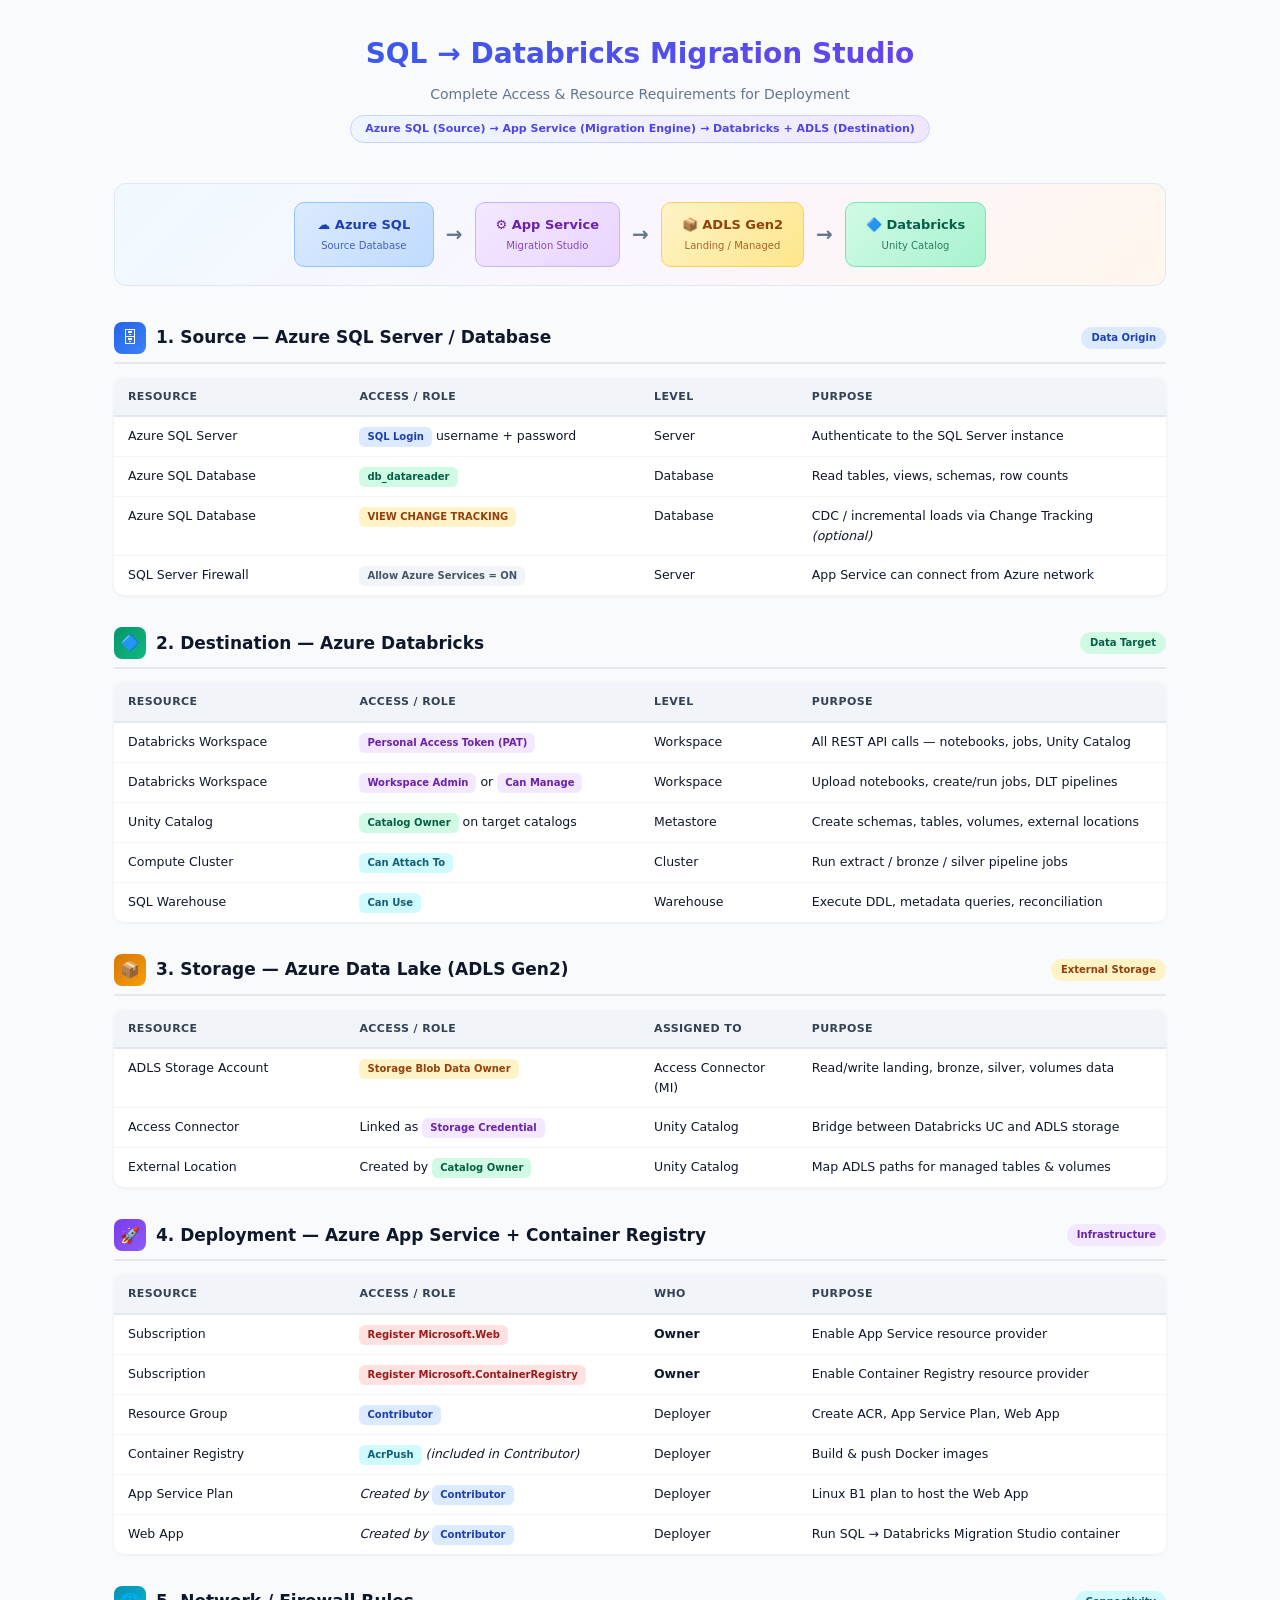
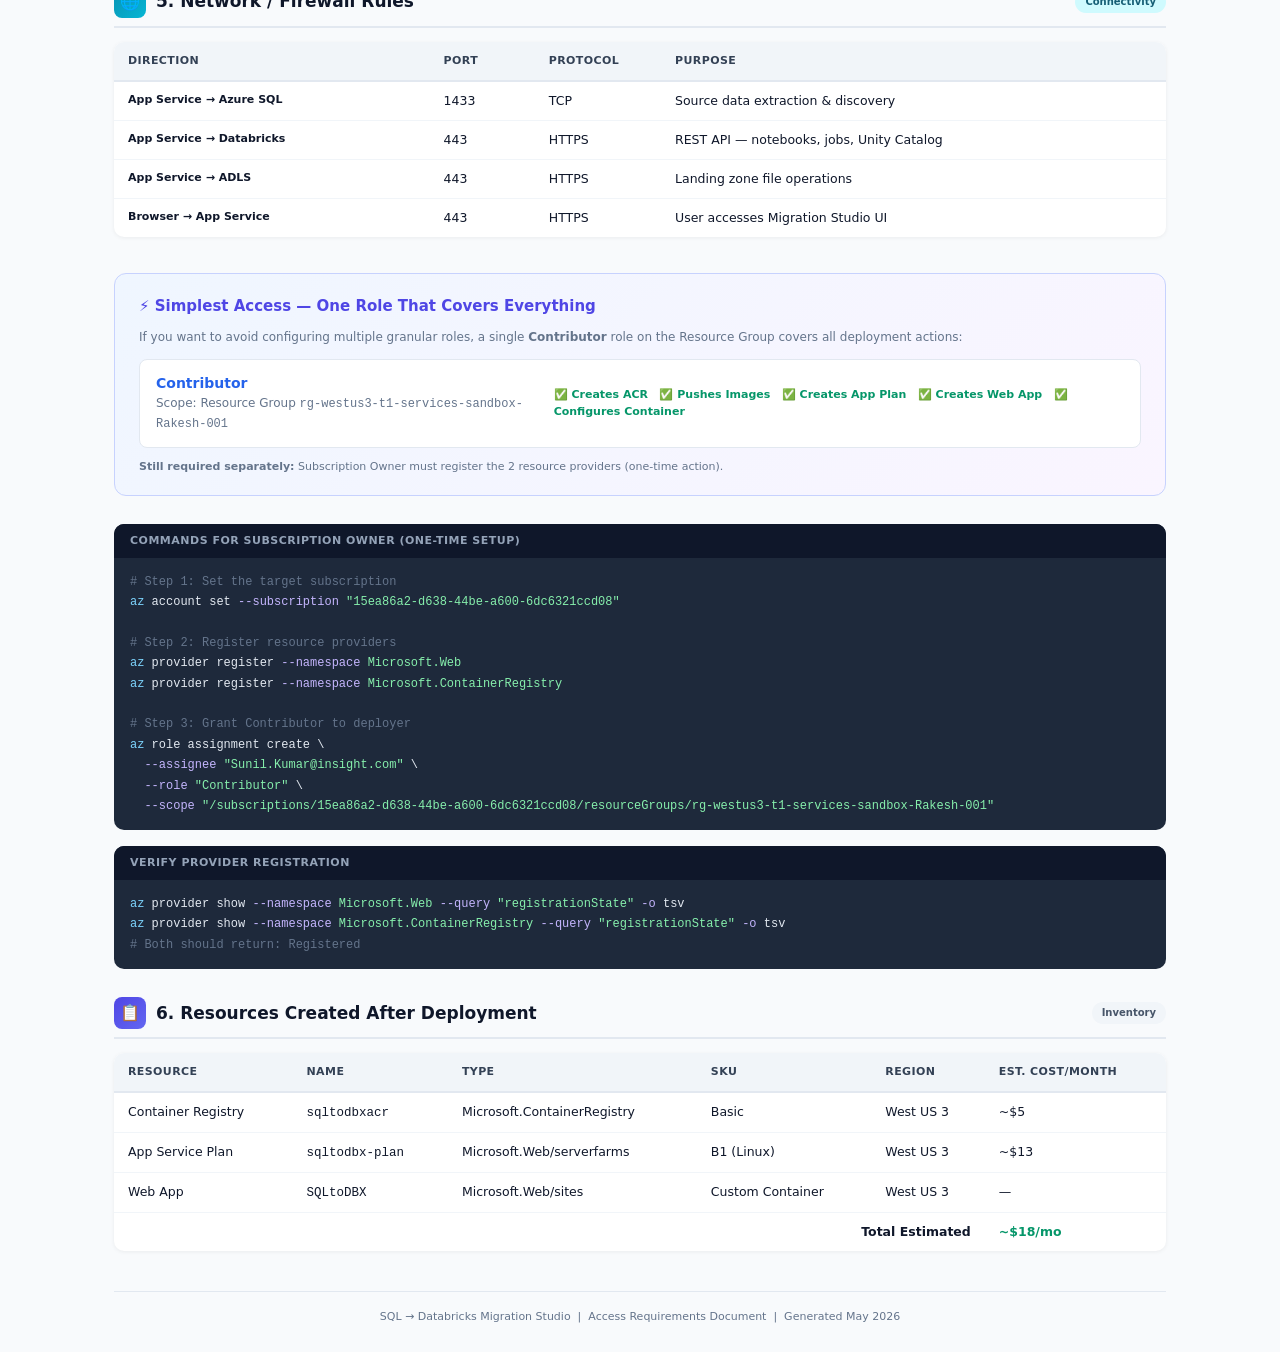
<file: docs/Access.html>
<!DOCTYPE html>
<html lang="en">
<head>
<meta charset="UTF-8">
<meta name="viewport" content="width=device-width, initial-scale=1.0">
<title>SQL → Databricks Migration Studio — Access Requirements</title>
<style>
  :root {
    --bg: #f8fafc; --card: #ffffff; --border: #e2e8f0; --t1: #0f172a; --t2: #334155;
    --t3: #64748b; --blue: #2563eb; --green: #059669; --amber: #d97706; --red: #dc2626;
    --purple: #7c3aed; --indigo: #4f46e5; --cyan: #0891b2;
  }
  * { margin: 0; padding: 0; box-sizing: border-box; }
  body { font-family: 'Segoe UI', system-ui, -apple-system, sans-serif; background: var(--bg); color: var(--t1); line-height: 1.6; }
  .container { max-width: 1100px; margin: 0 auto; padding: 32px 24px; }

  /* Header */
  .header { text-align: center; margin-bottom: 40px; }
  .header h1 { font-size: 28px; font-weight: 800; background: linear-gradient(135deg, var(--blue), var(--purple)); -webkit-background-clip: text; -webkit-text-fill-color: transparent; margin-bottom: 6px; }
  .header p { font-size: 14px; color: var(--t3); }
  .header .badge { display: inline-block; margin-top: 10px; padding: 4px 14px; border-radius: 20px; font-size: 11px; font-weight: 700; background: linear-gradient(135deg, #eff6ff, #f0e7ff); color: var(--indigo); border: 1px solid #c7d2fe; }

  /* Architecture Banner */
  .arch-banner { display: flex; align-items: center; justify-content: center; gap: 12px; margin-bottom: 36px; padding: 18px 24px; background: linear-gradient(135deg, #f0f9ff, #faf5ff, #fff7ed); border-radius: 12px; border: 1px solid var(--border); }
  .arch-node { text-align: center; padding: 12px 20px; border-radius: 10px; font-size: 13px; font-weight: 700; min-width: 140px; }
  .arch-node.source { background: linear-gradient(135deg, #dbeafe, #bfdbfe); color: #1e40af; border: 1px solid #93c5fd; }
  .arch-node.app { background: linear-gradient(135deg, #f3e8ff, #e9d5ff); color: #6b21a8; border: 1px solid #c4b5fd; }
  .arch-node.dest { background: linear-gradient(135deg, #d1fae5, #a7f3d0); color: #065f46; border: 1px solid #6ee7b7; }
  .arch-node.storage { background: linear-gradient(135deg, #fef3c7, #fde68a); color: #92400e; border: 1px solid #fcd34d; }
  .arch-arrow { font-size: 20px; color: var(--t3); font-weight: 700; }
  .arch-node small { display: block; font-size: 10px; font-weight: 500; margin-top: 2px; opacity: 0.8; }

  /* Section */
  .section { margin-bottom: 32px; }
  .section-hdr { display: flex; align-items: center; gap: 10px; margin-bottom: 14px; padding-bottom: 8px; border-bottom: 2px solid var(--border); }
  .section-hdr .icon { width: 32px; height: 32px; border-radius: 8px; display: flex; align-items: center; justify-content: center; font-size: 16px; color: #fff; flex-shrink: 0; }
  .section-hdr h2 { font-size: 17px; font-weight: 700; }
  .section-hdr .tag { margin-left: auto; font-size: 10px; padding: 3px 10px; border-radius: 12px; font-weight: 600; }

  /* Tables */
  table { width: 100%; border-collapse: collapse; font-size: 12.5px; background: var(--card); border-radius: 10px; overflow: hidden; box-shadow: 0 1px 4px rgba(0,0,0,.06); }
  thead th { background: #f1f5f9; padding: 10px 14px; text-align: left; font-weight: 700; color: var(--t2); font-size: 11px; text-transform: uppercase; letter-spacing: .4px; border-bottom: 2px solid var(--border); }
  tbody td { padding: 9px 14px; border-bottom: 1px solid #f1f5f9; vertical-align: top; }
  tbody tr:hover { background: #f8fafc; }
  tbody tr:last-child td { border-bottom: none; }

  /* Pills */
  .pill { display: inline-block; padding: 2px 8px; border-radius: 6px; font-size: 10px; font-weight: 700; white-space: nowrap; }
  .pill-blue { background: #dbeafe; color: #1e40af; }
  .pill-green { background: #d1fae5; color: #065f46; }
  .pill-purple { background: #f3e8ff; color: #6b21a8; }
  .pill-amber { background: #fef3c7; color: #92400e; }
  .pill-red { background: #fee2e2; color: #991b1b; }
  .pill-cyan { background: #cffafe; color: #155e75; }
  .pill-gray { background: #f1f5f9; color: #475569; }

  /* Shortcut card */
  .shortcut { margin-top: 36px; padding: 20px 24px; background: linear-gradient(135deg, #eff6ff, #faf5ff); border-radius: 12px; border: 1px solid #c7d2fe; }
  .shortcut h3 { font-size: 15px; font-weight: 700; color: var(--indigo); margin-bottom: 10px; }
  .shortcut .one-role { display: flex; align-items: center; gap: 12px; padding: 12px 16px; background: #fff; border-radius: 8px; border: 1px solid var(--border); margin-bottom: 10px; }
  .shortcut .one-role .r-name { font-weight: 800; font-size: 14px; color: var(--blue); }
  .shortcut .one-role .r-scope { font-size: 12px; color: var(--t3); }
  .shortcut .one-role .r-covers { font-size: 11px; color: var(--green); font-weight: 600; }

  /* Commands */
  .cmd-block { margin-top: 20px; background: #1e293b; border-radius: 10px; overflow: hidden; }
  .cmd-block .cmd-hdr { padding: 8px 16px; background: #0f172a; font-size: 11px; font-weight: 700; color: #94a3b8; text-transform: uppercase; letter-spacing: .5px; }
  .cmd-block pre { padding: 14px 16px; margin: 0; font-size: 12px; color: #e2e8f0; font-family: 'Cascadia Code', 'Fira Code', 'Consolas', monospace; line-height: 1.7; overflow-x: auto; white-space: pre-wrap; }
  .cmd-block .cm { color: #64748b; }
  .cmd-block .kw { color: #7dd3fc; }
  .cmd-block .str { color: #86efac; }
  .cmd-block .flag { color: #c4b5fd; }

  /* Network table special */
  .dir { font-weight: 700; font-size: 11px; }

  /* Footer */
  .footer { margin-top: 40px; text-align: center; font-size: 11px; color: var(--t3); padding-top: 16px; border-top: 1px solid var(--border); }

  @media print { body { background: #fff; } .container { padding: 16px; } }
</style>
</head>
<body>
<div class="container">

  <!-- Header -->
  <div class="header">
    <h1>SQL → Databricks Migration Studio</h1>
    <p>Complete Access & Resource Requirements for Deployment</p>
    <div class="badge">Azure SQL (Source) → App Service (Migration Engine) → Databricks + ADLS (Destination)</div>
  </div>

  <!-- Architecture Flow -->
  <div class="arch-banner">
    <div class="arch-node source">☁️ Azure SQL<small>Source Database</small></div>
    <div class="arch-arrow">→</div>
    <div class="arch-node app">⚙️ App Service<small>Migration Studio</small></div>
    <div class="arch-arrow">→</div>
    <div class="arch-node storage">📦 ADLS Gen2<small>Landing / Managed</small></div>
    <div class="arch-arrow">→</div>
    <div class="arch-node dest">🔷 Databricks<small>Unity Catalog</small></div>
  </div>

  <!-- ─── SECTION 1: Source ─── -->
  <div class="section">
    <div class="section-hdr">
      <div class="icon" style="background:linear-gradient(135deg,#2563eb,#3b82f6);">🗄</div>
      <h2>1. Source — Azure SQL Server / Database</h2>
      <span class="tag pill-blue">Data Origin</span>
    </div>
    <table>
      <thead><tr><th style="width:22%">Resource</th><th style="width:28%">Access / Role</th><th style="width:15%">Level</th><th>Purpose</th></tr></thead>
      <tbody>
        <tr><td>Azure SQL Server</td><td><span class="pill pill-blue">SQL Login</span> username + password</td><td>Server</td><td>Authenticate to the SQL Server instance</td></tr>
        <tr><td>Azure SQL Database</td><td><span class="pill pill-green">db_datareader</span></td><td>Database</td><td>Read tables, views, schemas, row counts</td></tr>
        <tr><td>Azure SQL Database</td><td><span class="pill pill-amber">VIEW CHANGE TRACKING</span></td><td>Database</td><td>CDC / incremental loads via Change Tracking <em>(optional)</em></td></tr>
        <tr><td>SQL Server Firewall</td><td><span class="pill pill-gray">Allow Azure Services = ON</span></td><td>Server</td><td>App Service can connect from Azure network</td></tr>
      </tbody>
    </table>
  </div>

  <!-- ─── SECTION 2: Destination ─── -->
  <div class="section">
    <div class="section-hdr">
      <div class="icon" style="background:linear-gradient(135deg,#059669,#10b981);">🔷</div>
      <h2>2. Destination — Azure Databricks</h2>
      <span class="tag pill-green">Data Target</span>
    </div>
    <table>
      <thead><tr><th style="width:22%">Resource</th><th style="width:28%">Access / Role</th><th style="width:15%">Level</th><th>Purpose</th></tr></thead>
      <tbody>
        <tr><td>Databricks Workspace</td><td><span class="pill pill-purple">Personal Access Token (PAT)</span></td><td>Workspace</td><td>All REST API calls — notebooks, jobs, Unity Catalog</td></tr>
        <tr><td>Databricks Workspace</td><td><span class="pill pill-purple">Workspace Admin</span> or <span class="pill pill-purple">Can Manage</span></td><td>Workspace</td><td>Upload notebooks, create/run jobs, DLT pipelines</td></tr>
        <tr><td>Unity Catalog</td><td><span class="pill pill-green">Catalog Owner</span> on target catalogs</td><td>Metastore</td><td>Create schemas, tables, volumes, external locations</td></tr>
        <tr><td>Compute Cluster</td><td><span class="pill pill-cyan">Can Attach To</span></td><td>Cluster</td><td>Run extract / bronze / silver pipeline jobs</td></tr>
        <tr><td>SQL Warehouse</td><td><span class="pill pill-cyan">Can Use</span></td><td>Warehouse</td><td>Execute DDL, metadata queries, reconciliation</td></tr>
      </tbody>
    </table>
  </div>

  <!-- ─── SECTION 3: Storage ─── -->
  <div class="section">
    <div class="section-hdr">
      <div class="icon" style="background:linear-gradient(135deg,#d97706,#f59e0b);">📦</div>
      <h2>3. Storage — Azure Data Lake (ADLS Gen2)</h2>
      <span class="tag pill-amber">External Storage</span>
    </div>
    <table>
      <thead><tr><th style="width:22%">Resource</th><th style="width:28%">Access / Role</th><th style="width:15%">Assigned To</th><th>Purpose</th></tr></thead>
      <tbody>
        <tr><td>ADLS Storage Account</td><td><span class="pill pill-amber">Storage Blob Data Owner</span></td><td>Access Connector (MI)</td><td>Read/write landing, bronze, silver, volumes data</td></tr>
        <tr><td>Access Connector</td><td>Linked as <span class="pill pill-purple">Storage Credential</span></td><td>Unity Catalog</td><td>Bridge between Databricks UC and ADLS storage</td></tr>
        <tr><td>External Location</td><td>Created by <span class="pill pill-green">Catalog Owner</span></td><td>Unity Catalog</td><td>Map ADLS paths for managed tables &amp; volumes</td></tr>
      </tbody>
    </table>
  </div>

  <!-- ─── SECTION 4: Deployment ─── -->
  <div class="section">
    <div class="section-hdr">
      <div class="icon" style="background:linear-gradient(135deg,#7c3aed,#8b5cf6);">🚀</div>
      <h2>4. Deployment — Azure App Service + Container Registry</h2>
      <span class="tag pill-purple">Infrastructure</span>
    </div>
    <table>
      <thead><tr><th style="width:22%">Resource</th><th style="width:28%">Access / Role</th><th style="width:15%">Who</th><th>Purpose</th></tr></thead>
      <tbody>
        <tr><td>Subscription</td><td><span class="pill pill-red">Register Microsoft.Web</span></td><td><strong>Owner</strong></td><td>Enable App Service resource provider</td></tr>
        <tr><td>Subscription</td><td><span class="pill pill-red">Register Microsoft.ContainerRegistry</span></td><td><strong>Owner</strong></td><td>Enable Container Registry resource provider</td></tr>
        <tr><td>Resource Group</td><td><span class="pill pill-blue">Contributor</span></td><td>Deployer</td><td>Create ACR, App Service Plan, Web App</td></tr>
        <tr><td>Container Registry</td><td><span class="pill pill-cyan">AcrPush</span> <em>(included in Contributor)</em></td><td>Deployer</td><td>Build &amp; push Docker images</td></tr>
        <tr><td>App Service Plan</td><td><em>Created by</em> <span class="pill pill-blue">Contributor</span></td><td>Deployer</td><td>Linux B1 plan to host the Web App</td></tr>
        <tr><td>Web App</td><td><em>Created by</em> <span class="pill pill-blue">Contributor</span></td><td>Deployer</td><td>Run SQL → Databricks Migration Studio container</td></tr>
      </tbody>
    </table>
  </div>

  <!-- ─── SECTION 5: Network ─── -->
  <div class="section">
    <div class="section-hdr">
      <div class="icon" style="background:linear-gradient(135deg,#0891b2,#06b6d4);">🌐</div>
      <h2>5. Network / Firewall Rules</h2>
      <span class="tag pill-cyan">Connectivity</span>
    </div>
    <table>
      <thead><tr><th style="width:30%">Direction</th><th style="width:10%">Port</th><th style="width:12%">Protocol</th><th>Purpose</th></tr></thead>
      <tbody>
        <tr><td class="dir">App Service → Azure SQL</td><td>1433</td><td>TCP</td><td>Source data extraction &amp; discovery</td></tr>
        <tr><td class="dir">App Service → Databricks</td><td>443</td><td>HTTPS</td><td>REST API — notebooks, jobs, Unity Catalog</td></tr>
        <tr><td class="dir">App Service → ADLS</td><td>443</td><td>HTTPS</td><td>Landing zone file operations</td></tr>
        <tr><td class="dir">Browser → App Service</td><td>443</td><td>HTTPS</td><td>User accesses Migration Studio UI</td></tr>
      </tbody>
    </table>
  </div>

  <!-- ─── SINGLE ROLE SHORTCUT ─── -->
  <div class="shortcut">
    <h3>⚡ Simplest Access — One Role That Covers Everything</h3>
    <p style="font-size:12px;color:var(--t3);margin-bottom:12px;">If you want to avoid configuring multiple granular roles, a single <strong>Contributor</strong> role on the Resource Group covers all deployment actions:</p>

    <div class="one-role">
      <div>
        <div class="r-name">Contributor</div>
        <div class="r-scope">Scope: Resource Group <code>rg-westus3-t1-services-sandbox-Rakesh-001</code></div>
      </div>
      <div style="margin-left:auto;">
        <div class="r-covers">✅ Creates ACR &nbsp; ✅ Pushes Images &nbsp; ✅ Creates App Plan &nbsp; ✅ Creates Web App &nbsp; ✅ Configures Container</div>
      </div>
    </div>

    <p style="font-size:11px;color:var(--t3);margin-top:8px;"><strong>Still required separately:</strong> Subscription Owner must register the 2 resource providers (one-time action).</p>
  </div>

  <!-- ─── COMMANDS ─── -->
  <div class="cmd-block" style="margin-top:28px;">
    <div class="cmd-hdr">Commands for Subscription Owner (one-time setup)</div>
    <pre><span class="cm"># Step 1: Set the target subscription</span>
<span class="kw">az</span> account set <span class="flag">--subscription</span> <span class="str">"15ea86a2-d638-44be-a600-6dc6321ccd08"</span>

<span class="cm"># Step 2: Register resource providers</span>
<span class="kw">az</span> provider register <span class="flag">--namespace</span> <span class="str">Microsoft.Web</span>
<span class="kw">az</span> provider register <span class="flag">--namespace</span> <span class="str">Microsoft.ContainerRegistry</span>

<span class="cm"># Step 3: Grant Contributor to deployer</span>
<span class="kw">az</span> role assignment create \
  <span class="flag">--assignee</span> <span class="str">"Sunil.Kumar@insight.com"</span> \
  <span class="flag">--role</span> <span class="str">"Contributor"</span> \
  <span class="flag">--scope</span> <span class="str">"/subscriptions/15ea86a2-d638-44be-a600-6dc6321ccd08/resourceGroups/rg-westus3-t1-services-sandbox-Rakesh-001"</span></pre>
  </div>

  <div class="cmd-block" style="margin-top:16px;">
    <div class="cmd-hdr">Verify Provider Registration</div>
    <pre><span class="kw">az</span> provider show <span class="flag">--namespace</span> <span class="str">Microsoft.Web</span> <span class="flag">--query</span> <span class="str">"registrationState"</span> <span class="flag">-o</span> tsv
<span class="kw">az</span> provider show <span class="flag">--namespace</span> <span class="str">Microsoft.ContainerRegistry</span> <span class="flag">--query</span> <span class="str">"registrationState"</span> <span class="flag">-o</span> tsv
<span class="cm"># Both should return: Registered</span></pre>
  </div>

  <!-- ─── RESOURCES CREATED ─── -->
  <div class="section" style="margin-top:28px;">
    <div class="section-hdr">
      <div class="icon" style="background:linear-gradient(135deg,#4f46e5,#6366f1);">📋</div>
      <h2>6. Resources Created After Deployment</h2>
      <span class="tag pill-gray">Inventory</span>
    </div>
    <table>
      <thead><tr><th>Resource</th><th>Name</th><th>Type</th><th>SKU</th><th>Region</th><th>Est. Cost/Month</th></tr></thead>
      <tbody>
        <tr><td>Container Registry</td><td><code>sqltodbxacr</code></td><td>Microsoft.ContainerRegistry</td><td>Basic</td><td>West US 3</td><td>~$5</td></tr>
        <tr><td>App Service Plan</td><td><code>sqltodbx-plan</code></td><td>Microsoft.Web/serverfarms</td><td>B1 (Linux)</td><td>West US 3</td><td>~$13</td></tr>
        <tr><td>Web App</td><td><code>SQLtoDBX</code></td><td>Microsoft.Web/sites</td><td>Custom Container</td><td>West US 3</td><td>—</td></tr>
        <tr><td colspan="5" style="text-align:right;font-weight:700;">Total Estimated</td><td style="font-weight:700;color:var(--green);">~$18/mo</td></tr>
      </tbody>
    </table>
  </div>

  <!-- Footer -->
  <div class="footer">
    SQL → Databricks Migration Studio &nbsp;|&nbsp; Access Requirements Document &nbsp;|&nbsp; Generated May 2026
  </div>

</div>
</body>
</html>
</file>
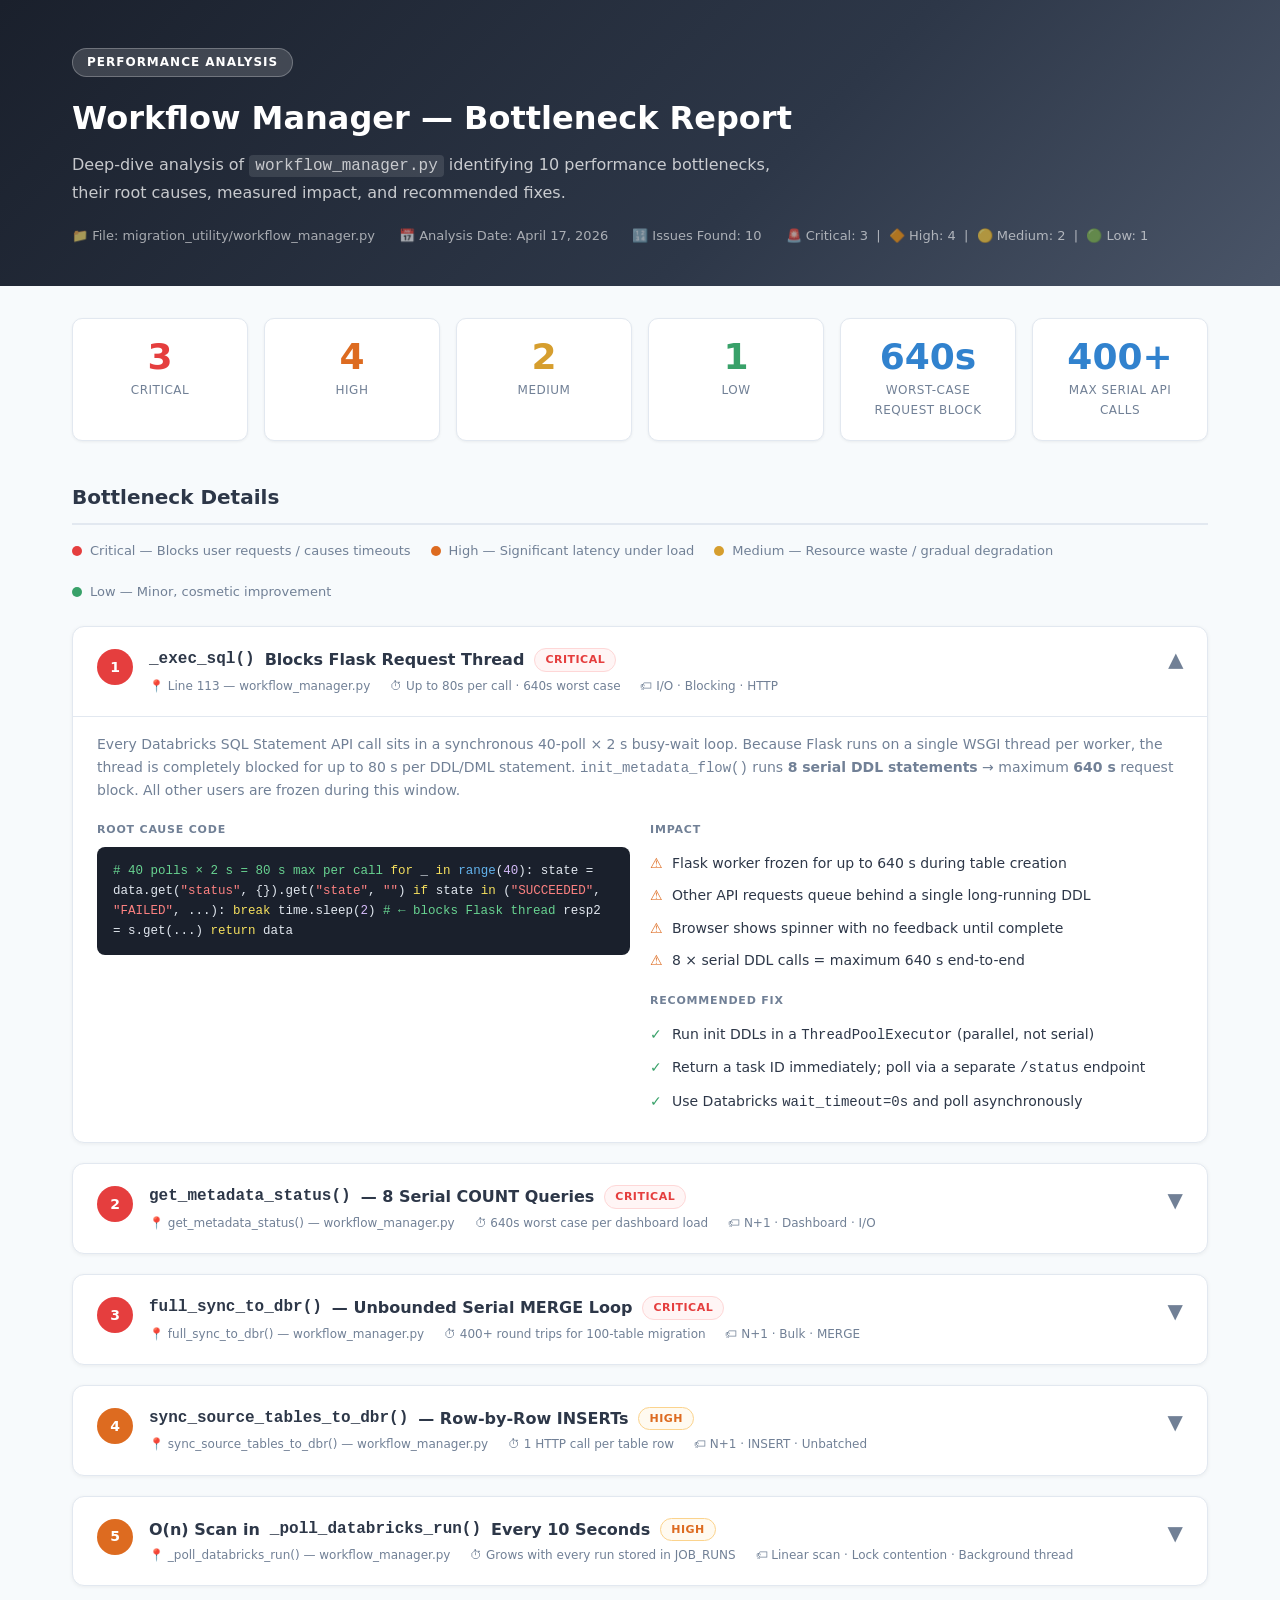
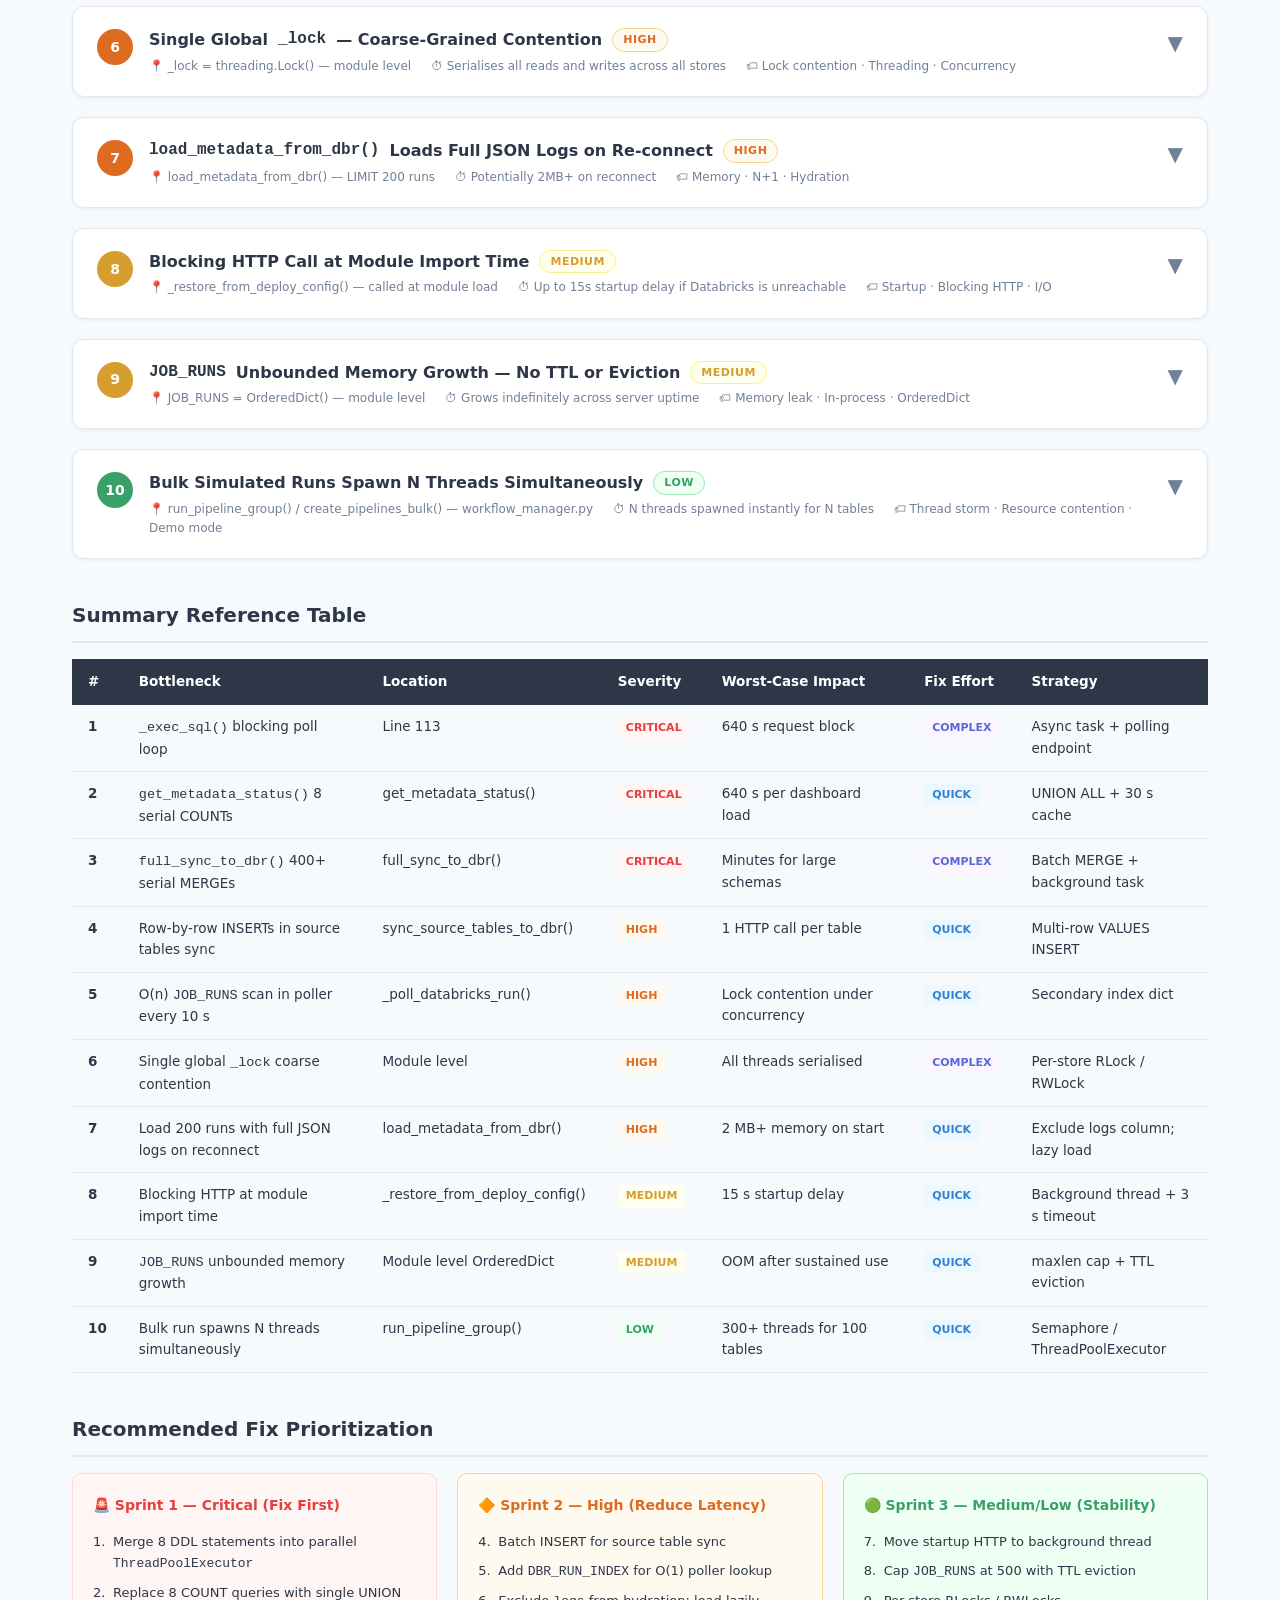
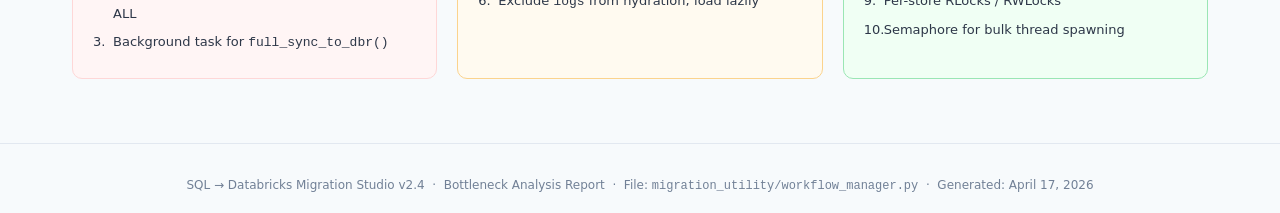
<file: docs/bottleneck.html>
<!DOCTYPE html>
<html lang="en">
<head>
  <meta charset="UTF-8" />
  <meta name="viewport" content="width=device-width, initial-scale=1.0" />
  <title>Workflow Manager — Performance Bottleneck Analysis</title>
  <style>
    :root {
      --red:    #e53e3e;
      --orange: #dd6b20;
      --yellow: #d69e2e;
      --green:  #38a169;
      --blue:   #3182ce;
      --indigo: #5a67d8;
      --gray:   #718096;
      --bg:     #f7fafc;
      --card:   #ffffff;
      --border: #e2e8f0;
      --text:   #2d3748;
      --muted:  #718096;
    }

    * { box-sizing: border-box; margin: 0; padding: 0; }

    body {
      font-family: 'Segoe UI', system-ui, -apple-system, sans-serif;
      background: var(--bg);
      color: var(--text);
      line-height: 1.6;
    }

    /* ── Header ── */
    .page-header {
      background: linear-gradient(135deg, #1a202c 0%, #2d3748 60%, #4a5568 100%);
      color: #fff;
      padding: 48px 40px 40px;
    }
    .page-header .badge {
      display: inline-block;
      background: rgba(255,255,255,0.15);
      border: 1px solid rgba(255,255,255,0.25);
      border-radius: 20px;
      padding: 4px 14px;
      font-size: 12px;
      font-weight: 600;
      letter-spacing: 1px;
      text-transform: uppercase;
      margin-bottom: 16px;
    }
    .page-header h1 {
      font-size: 32px;
      font-weight: 700;
      margin-bottom: 8px;
    }
    .page-header .subtitle {
      font-size: 16px;
      opacity: 0.75;
      max-width: 700px;
    }
    .page-header .meta {
      margin-top: 20px;
      font-size: 13px;
      opacity: 0.6;
      display: flex;
      gap: 24px;
      flex-wrap: wrap;
    }

    /* ── Layout ── */
    .container {
      max-width: 1200px;
      margin: 0 auto;
      padding: 0 32px 64px;
    }

    /* ── Summary Cards ── */
    .summary-grid {
      display: grid;
      grid-template-columns: repeat(auto-fit, minmax(160px, 1fr));
      gap: 16px;
      margin: 32px 0;
    }
    .summary-card {
      background: var(--card);
      border: 1px solid var(--border);
      border-radius: 10px;
      padding: 20px;
      text-align: center;
      box-shadow: 0 1px 3px rgba(0,0,0,0.06);
    }
    .summary-card .num {
      font-size: 36px;
      font-weight: 700;
      line-height: 1;
    }
    .summary-card .label {
      font-size: 12px;
      color: var(--muted);
      text-transform: uppercase;
      letter-spacing: 0.5px;
      margin-top: 6px;
    }
    .num.red    { color: var(--red); }
    .num.orange { color: var(--orange); }
    .num.yellow { color: var(--yellow); }
    .num.green  { color: var(--green); }
    .num.blue   { color: var(--blue); }

    /* ── Section title ── */
    .section-title {
      font-size: 20px;
      font-weight: 700;
      margin: 40px 0 16px;
      padding-bottom: 10px;
      border-bottom: 2px solid var(--border);
      color: var(--text);
    }

    /* ── Severity Legend ── */
    .legend {
      display: flex;
      gap: 20px;
      flex-wrap: wrap;
      margin-bottom: 24px;
    }
    .legend-item {
      display: flex;
      align-items: center;
      gap: 8px;
      font-size: 13px;
      color: var(--muted);
    }
    .dot {
      width: 10px; height: 10px;
      border-radius: 50%;
      flex-shrink: 0;
    }
    .dot.critical { background: var(--red); }
    .dot.high     { background: var(--orange); }
    .dot.medium   { background: var(--yellow); }
    .dot.low      { background: var(--green); }

    /* ── Bottleneck Card ── */
    .bn-card {
      background: var(--card);
      border: 1px solid var(--border);
      border-radius: 12px;
      margin-bottom: 20px;
      overflow: hidden;
      box-shadow: 0 1px 4px rgba(0,0,0,0.06);
      transition: box-shadow 0.2s;
    }
    .bn-card:hover { box-shadow: 0 4px 16px rgba(0,0,0,0.1); }

    .bn-header {
      display: flex;
      align-items: flex-start;
      gap: 16px;
      padding: 20px 24px;
      cursor: pointer;
      user-select: none;
    }
    .bn-number {
      width: 36px; height: 36px;
      border-radius: 50%;
      display: flex; align-items: center; justify-content: center;
      font-size: 14px; font-weight: 700; color: #fff;
      flex-shrink: 0; margin-top: 2px;
    }
    .bn-number.critical { background: var(--red); }
    .bn-number.high     { background: var(--orange); }
    .bn-number.medium   { background: var(--yellow); }
    .bn-number.low      { background: var(--green); }

    .bn-title-block { flex: 1; }
    .bn-title {
      font-size: 16px;
      font-weight: 600;
      display: flex;
      align-items: center;
      gap: 10px;
      flex-wrap: wrap;
    }
    .severity-badge {
      display: inline-block;
      padding: 2px 10px;
      border-radius: 12px;
      font-size: 11px;
      font-weight: 700;
      text-transform: uppercase;
      letter-spacing: 0.5px;
    }
    .severity-badge.critical { background: #fff5f5; color: var(--red);    border: 1px solid #fed7d7; }
    .severity-badge.high     { background: #fffaf0; color: var(--orange); border: 1px solid #fbd38d; }
    .severity-badge.medium   { background: #fffff0; color: var(--yellow); border: 1px solid #faf089; }
    .severity-badge.low      { background: #f0fff4; color: var(--green);  border: 1px solid #9ae6b4; }

    .bn-meta {
      font-size: 12px;
      color: var(--muted);
      margin-top: 4px;
    }
    .bn-meta span { margin-right: 16px; }

    .bn-toggle {
      font-size: 20px;
      color: var(--muted);
      flex-shrink: 0;
      transition: transform 0.2s;
    }
    .bn-card.open .bn-toggle { transform: rotate(180deg); }

    .bn-body {
      display: none;
      padding: 0 24px 24px;
      border-top: 1px solid var(--border);
    }
    .bn-card.open .bn-body { display: block; }

    .bn-grid {
      display: grid;
      grid-template-columns: 1fr 1fr;
      gap: 20px;
      margin-top: 20px;
    }
    @media (max-width: 720px) {
      .bn-grid { grid-template-columns: 1fr; }
    }

    .bn-section-label {
      font-size: 11px;
      font-weight: 700;
      text-transform: uppercase;
      letter-spacing: 0.8px;
      color: var(--muted);
      margin-bottom: 8px;
    }

    .code-block {
      background: #1a202c;
      color: #e2e8f0;
      border-radius: 8px;
      padding: 14px 16px;
      font-family: 'Cascadia Code', 'Fira Code', 'Consolas', monospace;
      font-size: 12.5px;
      line-height: 1.6;
      overflow-x: auto;
      margin-top: 6px;
    }
    .code-block .cm { color: #68d391; }   /* comment */
    .code-block .kw { color: #f6e05e; }   /* keyword */
    .code-block .st { color: #fc8181; }   /* string */
    .code-block .fn { color: #63b3ed; }   /* function */
    .code-block .nu { color: #d6bcfa; }   /* number */

    .impact-list, .fix-list {
      list-style: none;
      padding: 0;
      margin: 0;
    }
    .impact-list li, .fix-list li {
      padding: 5px 0 5px 22px;
      position: relative;
      font-size: 14px;
      color: var(--text);
    }
    .impact-list li::before {
      content: '⚠';
      position: absolute; left: 0;
      color: var(--orange);
    }
    .fix-list li::before {
      content: '✓';
      position: absolute; left: 0;
      color: var(--green);
      font-weight: 700;
    }

    /* ── Summary Table ── */
    .table-wrap { overflow-x: auto; margin-top: 16px; }
    table {
      width: 100%;
      border-collapse: collapse;
      font-size: 13.5px;
    }
    thead tr { background: #2d3748; color: #fff; }
    thead th {
      padding: 12px 16px;
      text-align: left;
      font-weight: 600;
      white-space: nowrap;
    }
    tbody tr { border-bottom: 1px solid var(--border); }
    tbody tr:hover { background: #f7fafc; }
    tbody td { padding: 11px 16px; vertical-align: top; }
    .tag {
      display: inline-block;
      padding: 2px 8px;
      border-radius: 4px;
      font-size: 11px;
      font-weight: 600;
      text-transform: uppercase;
    }
    .tag.critical { background: #fff5f5; color: var(--red); }
    .tag.high     { background: #fffaf0; color: var(--orange); }
    .tag.medium   { background: #fffff0; color: var(--yellow); }
    .tag.low      { background: #f0fff4; color: var(--green); }
    .tag.quick    { background: #ebf8ff; color: var(--blue); }
    .tag.complex  { background: #faf5ff; color: var(--indigo); }

    /* ── Footer ── */
    footer {
      text-align: center;
      padding: 32px;
      font-size: 12px;
      color: var(--muted);
      border-top: 1px solid var(--border);
    }
  </style>
</head>
<body>

<!-- ══════════════════════════════════════════════════ PAGE HEADER -->
<div class="page-header">
  <div class="container" style="padding-top:0; padding-bottom:0;">
    <div class="badge">Performance Analysis</div>
    <h1>Workflow Manager — Bottleneck Report</h1>
    <p class="subtitle">
      Deep-dive analysis of <code style="background:rgba(255,255,255,0.15);padding:2px 6px;border-radius:4px;">workflow_manager.py</code>
      identifying 10 performance bottlenecks, their root causes, measured impact, and recommended fixes.
    </p>
    <div class="meta">
      <span>📁 File: migration_utility/workflow_manager.py</span>
      <span>📅 Analysis Date: April 17, 2026</span>
      <span>🔢 Issues Found: 10</span>
      <span>🚨 Critical: 3 &nbsp;|&nbsp; 🔶 High: 4 &nbsp;|&nbsp; 🟡 Medium: 2 &nbsp;|&nbsp; 🟢 Low: 1</span>
    </div>
  </div>
</div>

<div class="container">

  <!-- ══════════ SUMMARY CARDS -->
  <div class="summary-grid">
    <div class="summary-card">
      <div class="num red">3</div>
      <div class="label">Critical</div>
    </div>
    <div class="summary-card">
      <div class="num orange">4</div>
      <div class="label">High</div>
    </div>
    <div class="summary-card">
      <div class="num yellow">2</div>
      <div class="label">Medium</div>
    </div>
    <div class="summary-card">
      <div class="num green">1</div>
      <div class="label">Low</div>
    </div>
    <div class="summary-card">
      <div class="num blue">640s</div>
      <div class="label">Worst-case request block</div>
    </div>
    <div class="summary-card">
      <div class="num blue">400+</div>
      <div class="label">Max serial API calls</div>
    </div>
  </div>

  <!-- ══════════ BOTTLENECK DETAILS -->
  <h2 class="section-title">Bottleneck Details</h2>

  <div class="legend">
    <div class="legend-item"><div class="dot critical"></div> Critical — Blocks user requests / causes timeouts</div>
    <div class="legend-item"><div class="dot high"></div> High — Significant latency under load</div>
    <div class="legend-item"><div class="dot medium"></div> Medium — Resource waste / gradual degradation</div>
    <div class="legend-item"><div class="dot low"></div> Low — Minor, cosmetic improvement</div>
  </div>

  <!-- ─── BN 1 ─── -->
  <div class="bn-card open" id="bn1">
    <div class="bn-header" onclick="toggle('bn1')">
      <div class="bn-number critical">1</div>
      <div class="bn-title-block">
        <div class="bn-title">
          <code>_exec_sql()</code> Blocks Flask Request Thread
          <span class="severity-badge critical">Critical</span>
        </div>
        <div class="bn-meta">
          <span>📍 Line 113 — workflow_manager.py</span>
          <span>⏱ Up to 80s per call · 640s worst case</span>
          <span>🏷 I/O · Blocking · HTTP</span>
        </div>
      </div>
      <div class="bn-toggle">▼</div>
    </div>
    <div class="bn-body">
      <p style="font-size:14px; color:var(--muted); margin-top:16px;">
        Every Databricks SQL Statement API call sits in a synchronous 40-poll × 2 s busy-wait loop.
        Because Flask runs on a single WSGI thread per worker, the thread is completely blocked for up to 80 s
        per DDL/DML statement. <code>init_metadata_flow()</code> runs <strong>8 serial DDL statements</strong>
        → maximum <strong>640 s</strong> request block. All other users are frozen during this window.
      </p>
      <div class="bn-grid">
        <div>
          <div class="bn-section-label">Root Cause Code</div>
          <div class="code-block"><span class="cm"># 40 polls × 2 s = 80 s max per call</span>
<span class="kw">for</span> _ <span class="kw">in</span> <span class="fn">range</span>(<span class="nu">40</span>):
    state = data.get(<span class="st">"status"</span>, {}).get(<span class="st">"state"</span>, <span class="st">""</span>)
    <span class="kw">if</span> state <span class="kw">in</span> (<span class="st">"SUCCEEDED"</span>, <span class="st">"FAILED"</span>, ...):
        <span class="kw">break</span>
    time.sleep(<span class="nu">2</span>)   <span class="cm"># ← blocks Flask thread</span>
    resp2 = s.get(...)
<span class="kw">return</span> data</div>
        </div>
        <div>
          <div class="bn-section-label">Impact</div>
          <ul class="impact-list">
            <li>Flask worker frozen for up to 640 s during table creation</li>
            <li>Other API requests queue behind a single long-running DDL</li>
            <li>Browser shows spinner with no feedback until complete</li>
            <li>8 × serial DDL calls = maximum 640 s end-to-end</li>
          </ul>
          <div class="bn-section-label" style="margin-top:16px;">Recommended Fix</div>
          <ul class="fix-list">
            <li>Run init DDLs in a <code>ThreadPoolExecutor</code> (parallel, not serial)</li>
            <li>Return a task ID immediately; poll via a separate <code>/status</code> endpoint</li>
            <li>Use Databricks <code>wait_timeout=0s</code> and poll asynchronously</li>
          </ul>
        </div>
      </div>
    </div>
  </div>

  <!-- ─── BN 2 ─── -->
  <div class="bn-card" id="bn2">
    <div class="bn-header" onclick="toggle('bn2')">
      <div class="bn-number critical">2</div>
      <div class="bn-title-block">
        <div class="bn-title">
          <code>get_metadata_status()</code> — 8 Serial COUNT Queries
          <span class="severity-badge critical">Critical</span>
        </div>
        <div class="bn-meta">
          <span>📍 get_metadata_status() — workflow_manager.py</span>
          <span>⏱ 640s worst case per dashboard load</span>
          <span>🏷 N+1 · Dashboard · I/O</span>
        </div>
      </div>
      <div class="bn-toggle">▼</div>
    </div>
    <div class="bn-body">
      <p style="font-size:14px; color:var(--muted); margin-top:16px;">
        The dashboard status endpoint fires one <code>SELECT COUNT(*)</code> per table, sequentially,
        for all 8 metadata tables. Each call goes through the full <code>_exec_sql()</code> polling loop
        (max 80 s). A single status page load can block the thread for up to <strong>640 s</strong>.
      </p>
      <div class="bn-grid">
        <div>
          <div class="bn-section-label">Root Cause Code</div>
          <div class="code-block"><span class="cm"># Called once per table — 8 times!</span>
<span class="kw">for</span> tbl <span class="kw">in</span> [TBL_PIPELINES, TBL_JOBS, TBL_RUNS, ...]:
    r = <span class="fn">_exec_sql</span>(
        <span class="st">f"SELECT COUNT(*) FROM {_fqn(tbl)}"</span>
    )
    <span class="cm"># ↑ each is an independent blocking HTTP round-trip</span></div>
        </div>
        <div>
          <div class="bn-section-label">Impact</div>
          <ul class="impact-list">
            <li>Dashboard hangs for several seconds on every page load</li>
            <li>Blocks the single Flask worker during status checks</li>
          </ul>
          <div class="bn-section-label" style="margin-top:16px;">Recommended Fix</div>
          <ul class="fix-list">
            <li>Merge into a single UNION ALL query — one round trip for all 8 counts</li>
            <li>Cache the result for 30 s in a module-level dict to avoid repeat calls</li>
          </ul>
          <div class="code-block" style="margin-top:10px;"><span class="cm"># Single query replaces 8 serial calls</span>
sql = <span class="st">" UNION ALL "</span>.join(
    <span class="st">f"SELECT '{t}' AS tbl, COUNT(*) AS cnt FROM {_fqn(t)}"</span>
    <span class="kw">for</span> t <span class="kw">in</span> ALL_TABLES
)</div>
        </div>
      </div>
    </div>
  </div>

  <!-- ─── BN 3 ─── -->
  <div class="bn-card" id="bn3">
    <div class="bn-header" onclick="toggle('bn3')">
      <div class="bn-number critical">3</div>
      <div class="bn-title-block">
        <div class="bn-title">
          <code>full_sync_to_dbr()</code> — Unbounded Serial MERGE Loop
          <span class="severity-badge critical">Critical</span>
        </div>
        <div class="bn-meta">
          <span>📍 full_sync_to_dbr() — workflow_manager.py</span>
          <span>⏱ 400+ round trips for 100-table migration</span>
          <span>🏷 N+1 · Bulk · MERGE</span>
        </div>
      </div>
      <div class="bn-toggle">▼</div>
    </div>
    <div class="bn-body">
      <p style="font-size:14px; color:var(--muted); margin-top:16px;">
        <code>full_sync_to_dbr()</code> iterates over every pipeline, job, run and watermark
        and fires one individual MERGE statement each. For 100 source tables (300 jobs, 50 runs, 100 watermarks),
        that is <strong>550+ sequential HTTP calls</strong>. No batching, no parallelism.
      </p>
      <div class="bn-grid">
        <div>
          <div class="bn-section-label">Root Cause Code</div>
          <div class="code-block"><span class="kw">for</span> gid, grp <span class="kw">in</span> PIPELINE_GROUPS.items():
    <span class="fn">_sync_pipeline_to_dbr</span>(grp)   <span class="cm"># 1 MERGE</span>

<span class="kw">for</span> jid, job <span class="kw">in</span> JOB_REGISTRY.items():
    <span class="fn">_sync_job_to_dbr</span>(job)         <span class="cm"># 1 MERGE each</span>

<span class="kw">for</span> rid, run <span class="kw">in</span> JOB_RUNS.items():
    <span class="fn">_sync_run_to_dbr</span>(run)          <span class="cm"># 1 MERGE each</span></div>
        </div>
        <div>
          <div class="bn-section-label">Impact</div>
          <ul class="impact-list">
            <li>Full sync hangs the UI for minutes when many tables exist</li>
            <li>Grows proportionally with number of pipelines — O(n) HTTP calls</li>
            <li>No progress feedback during the operation</li>
          </ul>
          <div class="bn-section-label" style="margin-top:16px;">Recommended Fix</div>
          <ul class="fix-list">
            <li>Build a multi-row VALUES clause — one MERGE for all pipelines</li>
            <li>Run pipeline/job/run syncs in parallel using <code>ThreadPoolExecutor</code></li>
            <li>Return a background task ID and report progress via SSE or polling</li>
          </ul>
        </div>
      </div>
    </div>
  </div>

  <!-- ─── BN 4 ─── -->
  <div class="bn-card" id="bn4">
    <div class="bn-header" onclick="toggle('bn4')">
      <div class="bn-number high">4</div>
      <div class="bn-title-block">
        <div class="bn-title">
          <code>sync_source_tables_to_dbr()</code> — Row-by-Row INSERTs
          <span class="severity-badge high">High</span>
        </div>
        <div class="bn-meta">
          <span>📍 sync_source_tables_to_dbr() — workflow_manager.py</span>
          <span>⏱ 1 HTTP call per table row</span>
          <span>🏷 N+1 · INSERT · Unbatched</span>
        </div>
      </div>
      <div class="bn-toggle">▼</div>
    </div>
    <div class="bn-body">
      <p style="font-size:14px; color:var(--muted); margin-top:16px;">
        When source tables are discovered and synced to Databricks, each table fires a separate
        <code>INSERT INTO wf_source_tables VALUES (...)</code>. For a schema with 200 tables, this
        creates 200 sequential HTTP round-trips to the Databricks SQL Statement API.
      </p>
      <div class="bn-grid">
        <div>
          <div class="bn-section-label">Root Cause Code</div>
          <div class="code-block"><span class="kw">for</span> t <span class="kw">in</span> tables:     <span class="cm"># one loop = one INSERT</span>
    sid = uuid4().hex[:<span class="nu">12</span>]
    sql = <span class="st">f"INSERT INTO {_fqn(TBL_SOURCES)} VALUES ({_esc(sid)}, ...)"</span>
    <span class="fn">_exec_sql</span>(sql)  <span class="cm"># ← blocking call per row</span></div>
        </div>
        <div>
          <div class="bn-section-label">Impact</div>
          <ul class="impact-list">
            <li>200-table schema sync can take several minutes</li>
            <li>API rate-limit risk on large databases</li>
          </ul>
          <div class="bn-section-label" style="margin-top:16px;">Recommended Fix</div>
          <ul class="fix-list">
            <li>Build a single INSERT with a multi-row VALUES clause</li>
            <li>Chunk into batches of 500 rows to stay within SQL statement size limits</li>
          </ul>
          <div class="code-block" style="margin-top:10px;"><span class="cm"># Build one INSERT for all rows</span>
values = <span class="st">", "</span>.join(
    <span class="st">f"({_esc(uuid4().hex[:12])}, {_esc(t['table'])}, ...)"</span>
    <span class="kw">for</span> t <span class="kw">in</span> tables
)
<span class="fn">_exec_sql</span>(<span class="st">f"INSERT INTO {_fqn(TBL_SOURCES)} VALUES {values}"</span>)</div>
        </div>
      </div>
    </div>
  </div>

  <!-- ─── BN 5 ─── -->
  <div class="bn-card" id="bn5">
    <div class="bn-header" onclick="toggle('bn5')">
      <div class="bn-number high">5</div>
      <div class="bn-title-block">
        <div class="bn-title">
          O(n) Scan in <code>_poll_databricks_run()</code> Every 10 Seconds
          <span class="severity-badge high">High</span>
        </div>
        <div class="bn-meta">
          <span>📍 _poll_databricks_run() — workflow_manager.py</span>
          <span>⏱ Grows with every run stored in JOB_RUNS</span>
          <span>🏷 Linear scan · Lock contention · Background thread</span>
        </div>
      </div>
      <div class="bn-toggle">▼</div>
    </div>
    <div class="bn-body">
      <p style="font-size:14px; color:var(--muted); margin-top:16px;">
        The Databricks run poller iterates over the <em>entire</em> <code>JOB_RUNS</code> dict
        on every 10-second tick to find runs matching a specific <code>dbr_run_id</code>.
        With multiple concurrent pipeline runs, multiple poller threads each
        do a full O(n) scan of all accumulated run records — while holding <code>_lock</code>.
      </p>
      <div class="bn-grid">
        <div>
          <div class="bn-section-label">Root Cause Code</div>
          <div class="code-block"><span class="cm"># Every 10s, iterates ALL JOB_RUNS</span>
<span class="kw">with</span> _lock:
    <span class="kw">for</span> rid, run <span class="kw">in</span> JOB_RUNS.items():
        <span class="kw">if</span> <span class="fn">str</span>(run.get(<span class="st">"dbr_run_id"</span>)) == dbr_run_str \
          <span class="kw">and</span> run[<span class="st">"job_id"</span>] <span class="kw">in</span> grp_job_ids:
            <span class="cm"># update this run</span></div>
        </div>
        <div>
          <div class="bn-section-label">Impact</div>
          <ul class="impact-list">
            <li>Lock held during full linear scan — blocks all write operations</li>
            <li>Multiple simultaneous poller threads amplify contention</li>
            <li>Gets worse over time as JOB_RUNS grows unboundedly</li>
          </ul>
          <div class="bn-section-label" style="margin-top:16px;">Recommended Fix</div>
          <ul class="fix-list">
            <li>Add a secondary index: <code>DBR_RUN_INDEX = {dbr_run_id: [local_run_ids]}</code></li>
            <li>Populate index at run creation; look up directly instead of scanning all runs</li>
            <li>Release lock before Databricks HTTP call; only lock during write</li>
          </ul>
        </div>
      </div>
    </div>
  </div>

  <!-- ─── BN 6 ─── -->
  <div class="bn-card" id="bn6">
    <div class="bn-header" onclick="toggle('bn6')">
      <div class="bn-number high">6</div>
      <div class="bn-title-block">
        <div class="bn-title">
          Single Global <code>_lock</code> — Coarse-Grained Contention
          <span class="severity-badge high">High</span>
        </div>
        <div class="bn-meta">
          <span>📍 _lock = threading.Lock() — module level</span>
          <span>⏱ Serialises all reads and writes across all stores</span>
          <span>🏷 Lock contention · Threading · Concurrency</span>
        </div>
      </div>
      <div class="bn-toggle">▼</div>
    </div>
    <div class="bn-body">
      <p style="font-size:14px; color:var(--muted); margin-top:16px;">
        A single <code>threading.Lock()</code> protects <em>all</em> in-memory stores:
        <code>JOB_REGISTRY</code>, <code>JOB_RUNS</code>, <code>WATERMARKS</code>, and <code>PIPELINE_GROUPS</code>.
        Background poller threads, the scheduler thread, and every Flask request handler compete for the
        same lock — even when they access completely independent data structures.
      </p>
      <div class="bn-grid">
        <div>
          <div class="bn-section-label">Root Cause Code</div>
          <div class="code-block"><span class="cm"># ONE lock for everything</span>
_lock = threading.Lock()

<span class="cm"># Used by: Flask handlers, poller threads,</span>
<span class="cm"># scheduler thread, bulk create, delete...</span>
<span class="kw">with</span> _lock:
    JOB_REGISTRY[jid] = job
    JOB_RUNS[rid] = run
    WATERMARKS[tbl] = wm
    PIPELINE_GROUPS[gid] = grp</div>
        </div>
        <div>
          <div class="bn-section-label">Impact</div>
          <ul class="impact-list">
            <li>Background threads block user-facing requests mid-update</li>
            <li>Long bulk-create operation starves poller and scheduler</li>
            <li>Cannot read while writing even to different data structures</li>
          </ul>
          <div class="bn-section-label" style="margin-top:16px;">Recommended Fix</div>
          <ul class="fix-list">
            <li>Use <code>threading.RLock()</code> per store: <code>_job_lock</code>, <code>_run_lock</code>, <code>_wm_lock</code></li>
            <li>Replace with <code>threading.RWLock</code> (readers-writer lock) for read-heavy paths like <code>list_jobs()</code></li>
            <li>Consider <code>collections.deque</code> with <code>maxlen</code> for append-only logs — no lock needed</li>
          </ul>
        </div>
      </div>
    </div>
  </div>

  <!-- ─── BN 7 ─── -->
  <div class="bn-card" id="bn7">
    <div class="bn-header" onclick="toggle('bn7')">
      <div class="bn-number high">7</div>
      <div class="bn-title-block">
        <div class="bn-title">
          <code>load_metadata_from_dbr()</code> Loads Full JSON Logs on Re-connect
          <span class="severity-badge high">High</span>
        </div>
        <div class="bn-meta">
          <span>📍 load_metadata_from_dbr() — LIMIT 200 runs</span>
          <span>⏱ Potentially 2MB+ on reconnect</span>
          <span>🏷 Memory · N+1 · Hydration</span>
        </div>
      </div>
      <div class="bn-toggle">▼</div>
    </div>
    <div class="bn-body">
      <p style="font-size:14px; color:var(--muted); margin-top:16px;">
        On every reconnect or server restart, <code>load_metadata_from_dbr()</code> fetches
        <strong>200 run records</strong> including full JSON log arrays (each log entry is a timestamped string).
        A run with 50 log lines of 100 characters each = 5 KB. 200 runs = up to <strong>1 MB of JSON</strong>
        parsed and kept in memory — for data that is mostly display-only.
      </p>
      <div class="bn-grid">
        <div>
          <div class="bn-section-label">Root Cause Code</div>
          <div class="code-block"><span class="cm"># Fetches 200 rows including full logs JSON</span>
r = <span class="fn">_exec_sql</span>(
    <span class="st">f"SELECT * FROM {_fqn(TBL_RUNS)}"</span>
    <span class="st">" ORDER BY started_at DESC LIMIT 200"</span>
)
<span class="cm"># Each row parses the "logs" JSON column</span>
logs = json.loads(logs_raw)</div>
        </div>
        <div>
          <div class="bn-section-label">Impact</div>
          <ul class="impact-list">
            <li>Startup hydration is slow — logs parsed for every run</li>
            <li>Memory grows proportionally with log verbosity</li>
            <li>All 200 runs kept in RAM even if 190 are never displayed</li>
          </ul>
          <div class="bn-section-label" style="margin-top:16px;">Recommended Fix</div>
          <ul class="fix-list">
            <li>Exclude the <code>logs</code> column from the hydration SELECT — load logs lazily per run</li>
            <li>Add a <code>GET /run/{id}/logs</code> endpoint that fetches logs on demand only</li>
            <li>Reduce LIMIT from 200 to 50 for in-memory hydration; paginate from DB for history</li>
          </ul>
        </div>
      </div>
    </div>
  </div>

  <!-- ─── BN 8 ─── -->
  <div class="bn-card" id="bn8">
    <div class="bn-header" onclick="toggle('bn8')">
      <div class="bn-number medium">8</div>
      <div class="bn-title-block">
        <div class="bn-title">
          Blocking HTTP Call at Module Import Time
          <span class="severity-badge medium">Medium</span>
        </div>
        <div class="bn-meta">
          <span>📍 _restore_from_deploy_config() — called at module load</span>
          <span>⏱ Up to 15s startup delay if Databricks is unreachable</span>
          <span>🏷 Startup · Blocking HTTP · I/O</span>
        </div>
      </div>
      <div class="bn-toggle">▼</div>
    </div>
    <div class="bn-body">
      <p style="font-size:14px; color:var(--muted); margin-top:16px;">
        <code>_restore_from_deploy_config()</code> is called at module level (not inside a function).
        It issues a synchronous <code>GET /api/2.0/sql/warehouses</code> request during import.
        If Databricks is slow or unreachable, Flask startup blocks for up to the <strong>15-second timeout</strong>
        before the app begins serving requests.
      </p>
      <div class="bn-grid">
        <div>
          <div class="bn-section-label">Root Cause Code</div>
          <div class="code-block"><span class="cm"># At the bottom of the module — runs at import</span>
<span class="fn">_restore_from_deploy_config</span>()

<span class="cm"># Inside it:</span>
resp = s.get(
    <span class="st">f"{_dbr_host}/api/2.0/sql/warehouses"</span>,
    timeout=<span class="nu">15</span>   <span class="cm"># ← 15s block during startup</span>
)</div>
        </div>
        <div>
          <div class="bn-section-label">Impact</div>
          <ul class="impact-list">
            <li>App takes 15+ seconds to start if Databricks is down</li>
            <li>Gunicorn/uWSGI worker startup timeout may kill the process</li>
            <li>Cold-start in Docker containers is unreliable</li>
          </ul>
          <div class="bn-section-label" style="margin-top:16px;">Recommended Fix</div>
          <ul class="fix-list">
            <li>Move warehouse discovery to a lazy background thread started from <code>app.py</code></li>
            <li>Use a 3-second timeout with silent failure; retry on first API use</li>
            <li>Cache warehouse ID in <code>deployconfig.json</code> to skip discovery on re-start</li>
          </ul>
        </div>
      </div>
    </div>
  </div>

  <!-- ─── BN 9 ─── -->
  <div class="bn-card" id="bn9">
    <div class="bn-header" onclick="toggle('bn9')">
      <div class="bn-number medium">9</div>
      <div class="bn-title-block">
        <div class="bn-title">
          <code>JOB_RUNS</code> Unbounded Memory Growth — No TTL or Eviction
          <span class="severity-badge medium">Medium</span>
        </div>
        <div class="bn-meta">
          <span>📍 JOB_RUNS = OrderedDict() — module level</span>
          <span>⏱ Grows indefinitely across server uptime</span>
          <span>🏷 Memory leak · In-process · OrderedDict</span>
        </div>
      </div>
      <div class="bn-toggle">▼</div>
    </div>
    <div class="bn-body">
      <p style="font-size:14px; color:var(--muted); margin-top:16px;">
        <code>JOB_RUNS</code> is an <code>OrderedDict</code> with no maximum size or TTL policy.
        Every <code>run_job()</code> call appends an entry. After days of running, hundreds of
        completed runs (each with full log arrays) accumulate in memory, consuming RAM and slowing
        down every linear scan over the dictionary.
      </p>
      <div class="bn-grid">
        <div>
          <div class="bn-section-label">Root Cause Code</div>
          <div class="code-block"><span class="cm"># Never evicted. Grows forever.</span>
JOB_RUNS = OrderedDict()

<span class="cm"># Every run adds a new entry:</span>
<span class="kw">with</span> _lock:
    JOB_RUNS[run_id] = run  <span class="cm"># no maxlen, no TTL</span></div>
        </div>
        <div>
          <div class="bn-section-label">Impact</div>
          <ul class="impact-list">
            <li>Memory grows without bound during long server uptime</li>
            <li>O(n) operations (list_runs, poller scan) slow down gradually</li>
            <li>Risk of OOM on servers with limited RAM after heavy use</li>
          </ul>
          <div class="bn-section-label" style="margin-top:16px;">Recommended Fix</div>
          <ul class="fix-list">
            <li>Cap at last 500 runs: evict oldest when limit is reached (FIFO via <code>OrderedDict.popitem(last=False)</code>)</li>
            <li>Add a TTL: evict runs older than 7 days in the background scheduler tick</li>
            <li>Move completed runs to Databricks-only storage; serve history endpoint from Delta query</li>
          </ul>
        </div>
      </div>
    </div>
  </div>

  <!-- ─── BN 10 ─── -->
  <div class="bn-card" id="bn10">
    <div class="bn-header" onclick="toggle('bn10')">
      <div class="bn-number low">10</div>
      <div class="bn-title-block">
        <div class="bn-title">
          Bulk Simulated Runs Spawn N Threads Simultaneously
          <span class="severity-badge low">Low</span>
        </div>
        <div class="bn-meta">
          <span>📍 run_pipeline_group() / create_pipelines_bulk() — workflow_manager.py</span>
          <span>⏱ N threads spawned instantly for N tables</span>
          <span>🏷 Thread storm · Resource contention · Demo mode</span>
        </div>
      </div>
      <div class="bn-toggle">▼</div>
    </div>
    <div class="bn-body">
      <p style="font-size:14px; color:var(--muted); margin-top:16px;">
        When bulk-running pipelines in simulated mode, <code>run_pipeline_group()</code> calls
        <code>run_job()</code> for each job which spawns a <code>daemon=True</code> thread immediately.
        For a 100-table bulk run, this creates up to <strong>300 threads simultaneously</strong>
        (3 jobs per table), all sleeping and competing for — and repeatedly acquiring — <code>_lock</code>.
      </p>
      <div class="bn-grid">
        <div>
          <div class="bn-section-label">Root Cause Code</div>
          <div class="code-block"><span class="cm"># Each call spawns a thread immediately</span>
<span class="kw">for</span> jid <span class="kw">in</span> grp.get(<span class="st">"job_ids"</span>, []):
    r = <span class="fn">run_job</span>(jid)   <span class="cm"># ← spawns 1 thread</span>
    run_results.append(r)
<span class="cm"># 100 tables × 3 jobs = 300 threads at once</span></div>
        </div>
        <div>
          <div class="bn-section-label">Impact</div>
          <ul class="impact-list">
            <li>Thread storm on large table sets degrades all operations</li>
            <li>GIL contention in CPython compounds the problem</li>
            <li>All threads contend for the same global <code>_lock</code></li>
          </ul>
          <div class="bn-section-label" style="margin-top:16px;">Recommended Fix</div>
          <ul class="fix-list">
            <li>Add a <code>threading.Semaphore(max_concurrent=10)</code> around thread spawning</li>
            <li>Use a producer-queue pattern: one worker pool processes runs in controlled batches</li>
            <li>Consider <code>concurrent.futures.ThreadPoolExecutor(max_workers=8)</code> for managed execution</li>
          </ul>
        </div>
      </div>
    </div>
  </div>

  <!-- ══════════ SUMMARY TABLE -->
  <h2 class="section-title">Summary Reference Table</h2>
  <div class="table-wrap">
    <table>
      <thead>
        <tr>
          <th>#</th>
          <th>Bottleneck</th>
          <th>Location</th>
          <th>Severity</th>
          <th>Worst-Case Impact</th>
          <th>Fix Effort</th>
          <th>Strategy</th>
        </tr>
      </thead>
      <tbody>
        <tr>
          <td><strong>1</strong></td>
          <td><code>_exec_sql()</code> blocking poll loop</td>
          <td>Line 113</td>
          <td><span class="tag critical">Critical</span></td>
          <td>640 s request block</td>
          <td><span class="tag complex">Complex</span></td>
          <td>Async task + polling endpoint</td>
        </tr>
        <tr>
          <td><strong>2</strong></td>
          <td><code>get_metadata_status()</code> 8 serial COUNTs</td>
          <td>get_metadata_status()</td>
          <td><span class="tag critical">Critical</span></td>
          <td>640 s per dashboard load</td>
          <td><span class="tag quick">Quick</span></td>
          <td>UNION ALL + 30 s cache</td>
        </tr>
        <tr>
          <td><strong>3</strong></td>
          <td><code>full_sync_to_dbr()</code> 400+ serial MERGEs</td>
          <td>full_sync_to_dbr()</td>
          <td><span class="tag critical">Critical</span></td>
          <td>Minutes for large schemas</td>
          <td><span class="tag complex">Complex</span></td>
          <td>Batch MERGE + background task</td>
        </tr>
        <tr>
          <td><strong>4</strong></td>
          <td>Row-by-row INSERTs in source tables sync</td>
          <td>sync_source_tables_to_dbr()</td>
          <td><span class="tag high">High</span></td>
          <td>1 HTTP call per table</td>
          <td><span class="tag quick">Quick</span></td>
          <td>Multi-row VALUES INSERT</td>
        </tr>
        <tr>
          <td><strong>5</strong></td>
          <td>O(n) <code>JOB_RUNS</code> scan in poller every 10 s</td>
          <td>_poll_databricks_run()</td>
          <td><span class="tag high">High</span></td>
          <td>Lock contention under concurrency</td>
          <td><span class="tag quick">Quick</span></td>
          <td>Secondary index dict</td>
        </tr>
        <tr>
          <td><strong>6</strong></td>
          <td>Single global <code>_lock</code> coarse contention</td>
          <td>Module level</td>
          <td><span class="tag high">High</span></td>
          <td>All threads serialised</td>
          <td><span class="tag complex">Complex</span></td>
          <td>Per-store RLock / RWLock</td>
        </tr>
        <tr>
          <td><strong>7</strong></td>
          <td>Load 200 runs with full JSON logs on reconnect</td>
          <td>load_metadata_from_dbr()</td>
          <td><span class="tag high">High</span></td>
          <td>2 MB+ memory on start</td>
          <td><span class="tag quick">Quick</span></td>
          <td>Exclude logs column; lazy load</td>
        </tr>
        <tr>
          <td><strong>8</strong></td>
          <td>Blocking HTTP at module import time</td>
          <td>_restore_from_deploy_config()</td>
          <td><span class="tag medium">Medium</span></td>
          <td>15 s startup delay</td>
          <td><span class="tag quick">Quick</span></td>
          <td>Background thread + 3 s timeout</td>
        </tr>
        <tr>
          <td><strong>9</strong></td>
          <td><code>JOB_RUNS</code> unbounded memory growth</td>
          <td>Module level OrderedDict</td>
          <td><span class="tag medium">Medium</span></td>
          <td>OOM after sustained use</td>
          <td><span class="tag quick">Quick</span></td>
          <td>maxlen cap + TTL eviction</td>
        </tr>
        <tr>
          <td><strong>10</strong></td>
          <td>Bulk run spawns N threads simultaneously</td>
          <td>run_pipeline_group()</td>
          <td><span class="tag low">Low</span></td>
          <td>300+ threads for 100 tables</td>
          <td><span class="tag quick">Quick</span></td>
          <td>Semaphore / ThreadPoolExecutor</td>
        </tr>
      </tbody>
    </table>
  </div>

  <!-- ══════════ PRIORITY ROADMAP -->
  <h2 class="section-title">Recommended Fix Prioritization</h2>
  <div style="display:grid; grid-template-columns:repeat(auto-fit,minmax(280px,1fr)); gap:20px; margin-top:8px;">

    <div style="background:#fff5f5; border:1px solid #fed7d7; border-radius:10px; padding:20px;">
      <div style="font-weight:700; color:var(--red); font-size:14px; margin-bottom:12px;">🚨 Sprint 1 — Critical (Fix First)</div>
      <ul style="font-size:13px; color:var(--text); list-style:none; padding:0;">
        <li style="padding:4px 0 4px 20px; position:relative;"><span style="position:absolute;left:0;">1.</span> Merge 8 DDL statements into parallel <code>ThreadPoolExecutor</code></li>
        <li style="padding:4px 0 4px 20px; position:relative;"><span style="position:absolute;left:0;">2.</span> Replace 8 COUNT queries with single UNION ALL</li>
        <li style="padding:4px 0 4px 20px; position:relative;"><span style="position:absolute;left:0;">3.</span> Background task for <code>full_sync_to_dbr()</code></li>
      </ul>
    </div>

    <div style="background:#fffaf0; border:1px solid #fbd38d; border-radius:10px; padding:20px;">
      <div style="font-weight:700; color:var(--orange); font-size:14px; margin-bottom:12px;">🔶 Sprint 2 — High (Reduce Latency)</div>
      <ul style="font-size:13px; color:var(--text); list-style:none; padding:0;">
        <li style="padding:4px 0 4px 20px; position:relative;"><span style="position:absolute;left:0;">4.</span> Batch INSERT for source table sync</li>
        <li style="padding:4px 0 4px 20px; position:relative;"><span style="position:absolute;left:0;">5.</span> Add <code>DBR_RUN_INDEX</code> for O(1) poller lookup</li>
        <li style="padding:4px 0 4px 20px; position:relative;"><span style="position:absolute;left:0;">6.</span> Exclude <code>logs</code> from hydration; load lazily</li>
      </ul>
    </div>

    <div style="background:#f0fff4; border:1px solid #9ae6b4; border-radius:10px; padding:20px;">
      <div style="font-weight:700; color:var(--green); font-size:14px; margin-bottom:12px;">🟢 Sprint 3 — Medium/Low (Stability)</div>
      <ul style="font-size:13px; color:var(--text); list-style:none; padding:0;">
        <li style="padding:4px 0 4px 20px; position:relative;"><span style="position:absolute;left:0;">7.</span> Move startup HTTP to background thread</li>
        <li style="padding:4px 0 4px 20px; position:relative;"><span style="position:absolute;left:0;">8.</span> Cap <code>JOB_RUNS</code> at 500 with TTL eviction</li>
        <li style="padding:4px 0 4px 20px; position:relative;"><span style="position:absolute;left:0;">9.</span> Per-store RLocks / RWLocks</li>
        <li style="padding:4px 0 4px 20px; position:relative;"><span style="position:absolute;left:0;">10.</span> Semaphore for bulk thread spawning</li>
      </ul>
    </div>

  </div>

</div><!-- /container -->

<footer>
  SQL → Databricks Migration Studio v2.4 &nbsp;·&nbsp;
  Bottleneck Analysis Report &nbsp;·&nbsp;
  File: <code>migration_utility/workflow_manager.py</code> &nbsp;·&nbsp;
  Generated: April 17, 2026
</footer>

<script>
  function toggle(id) {
    const card = document.getElementById(id);
    card.classList.toggle('open');
  }
</script>

</body>
</html>
</file>
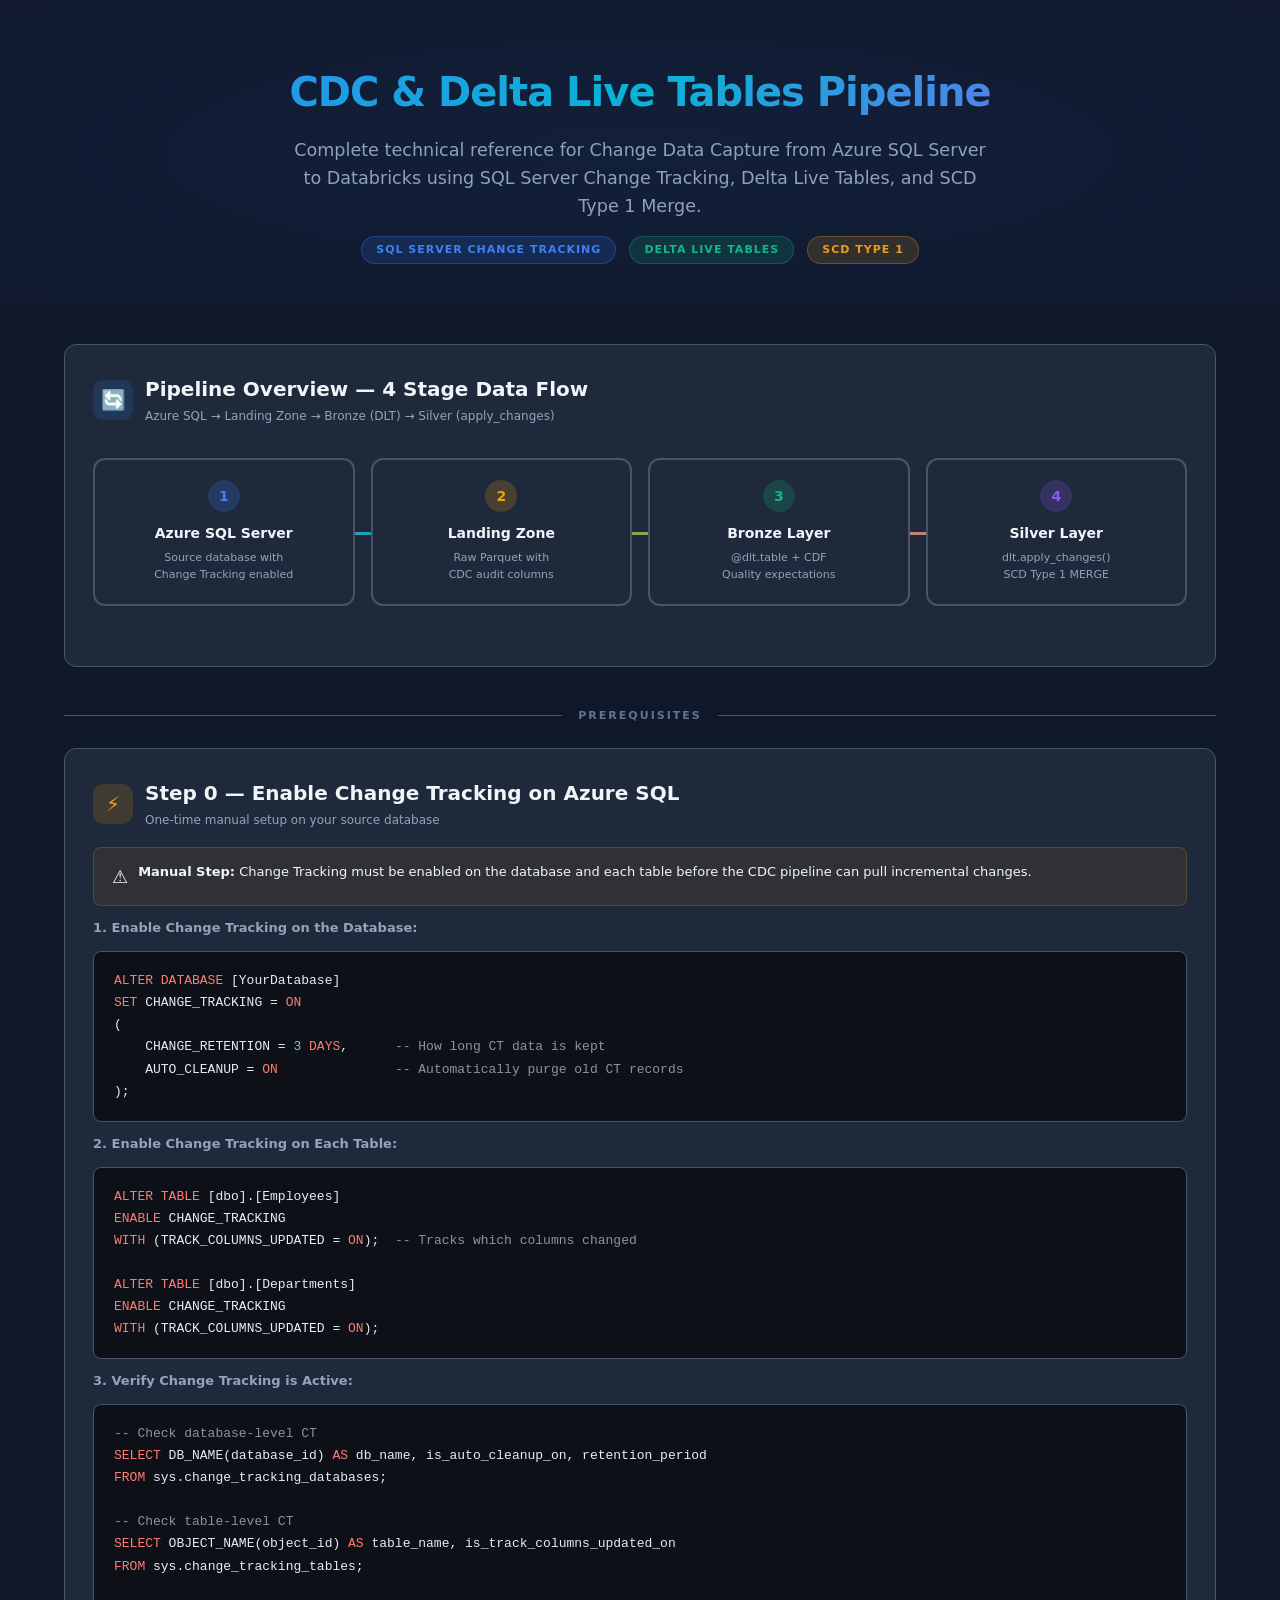
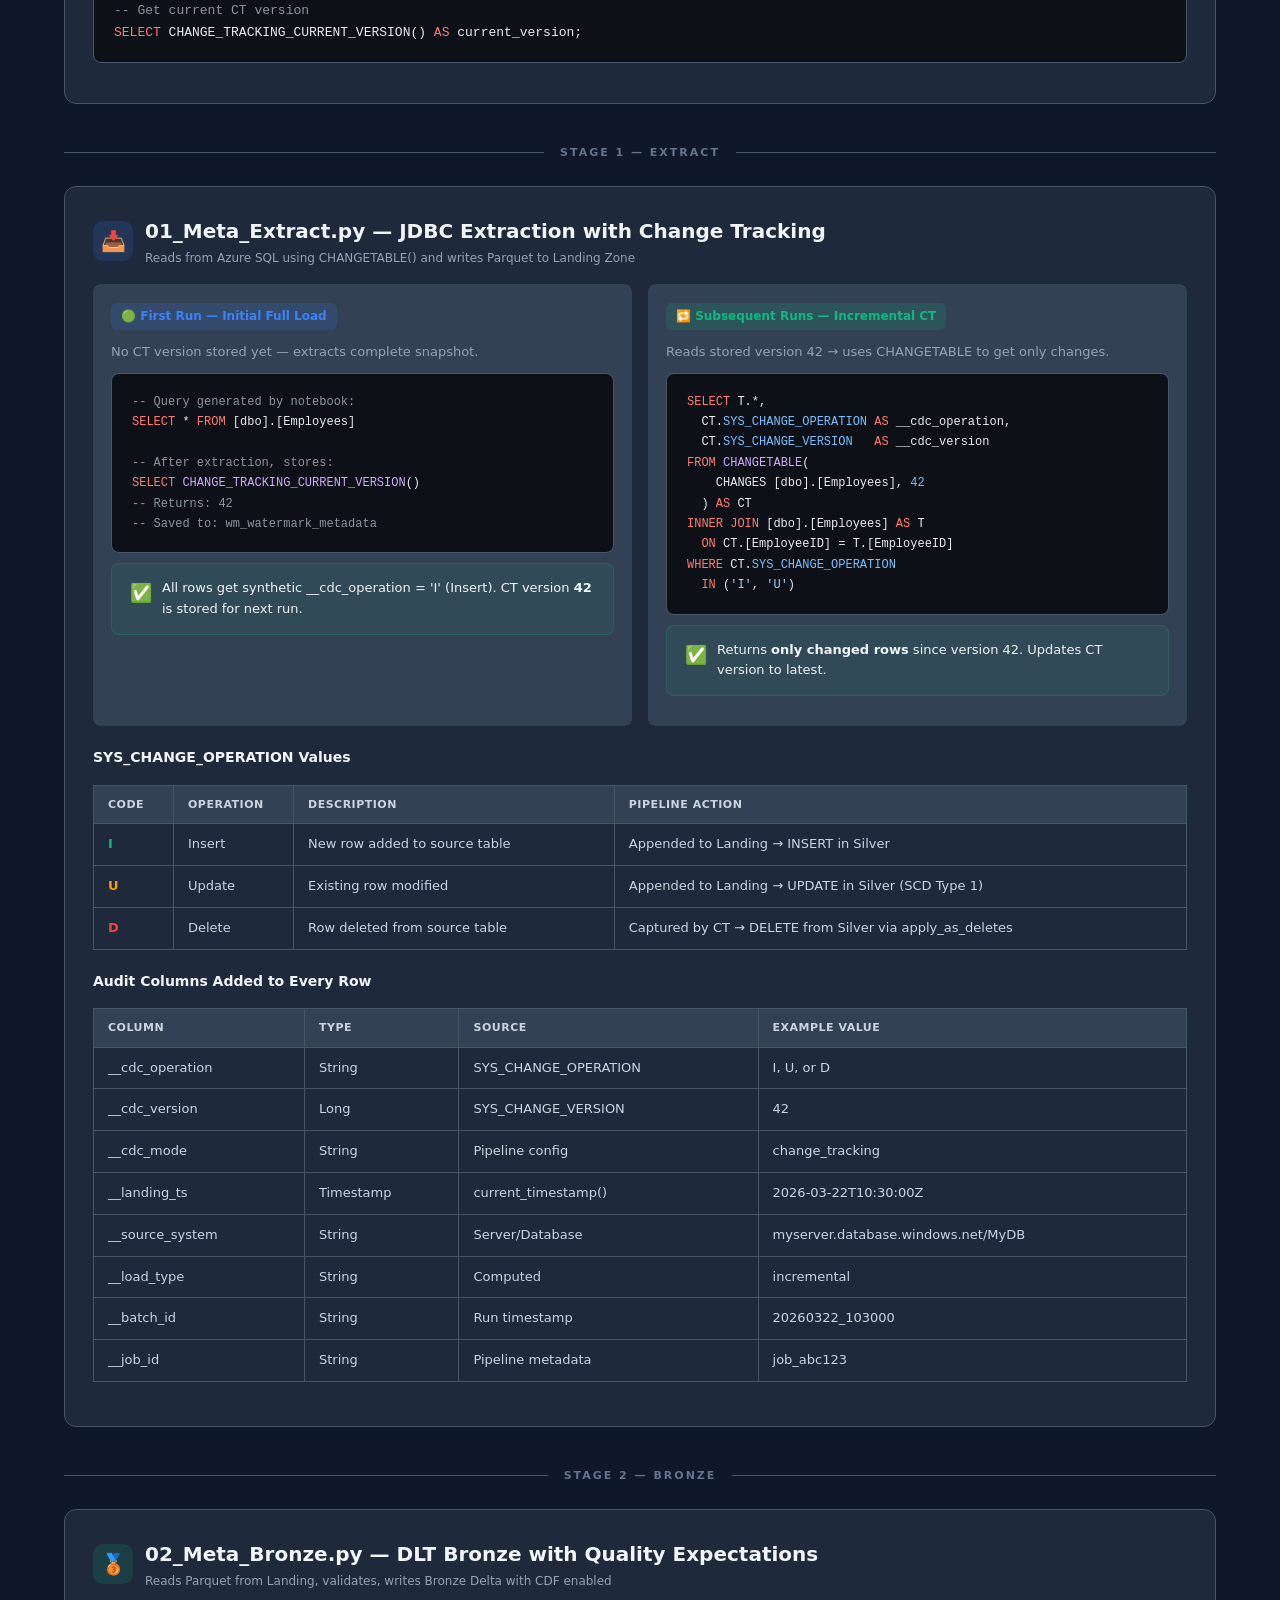
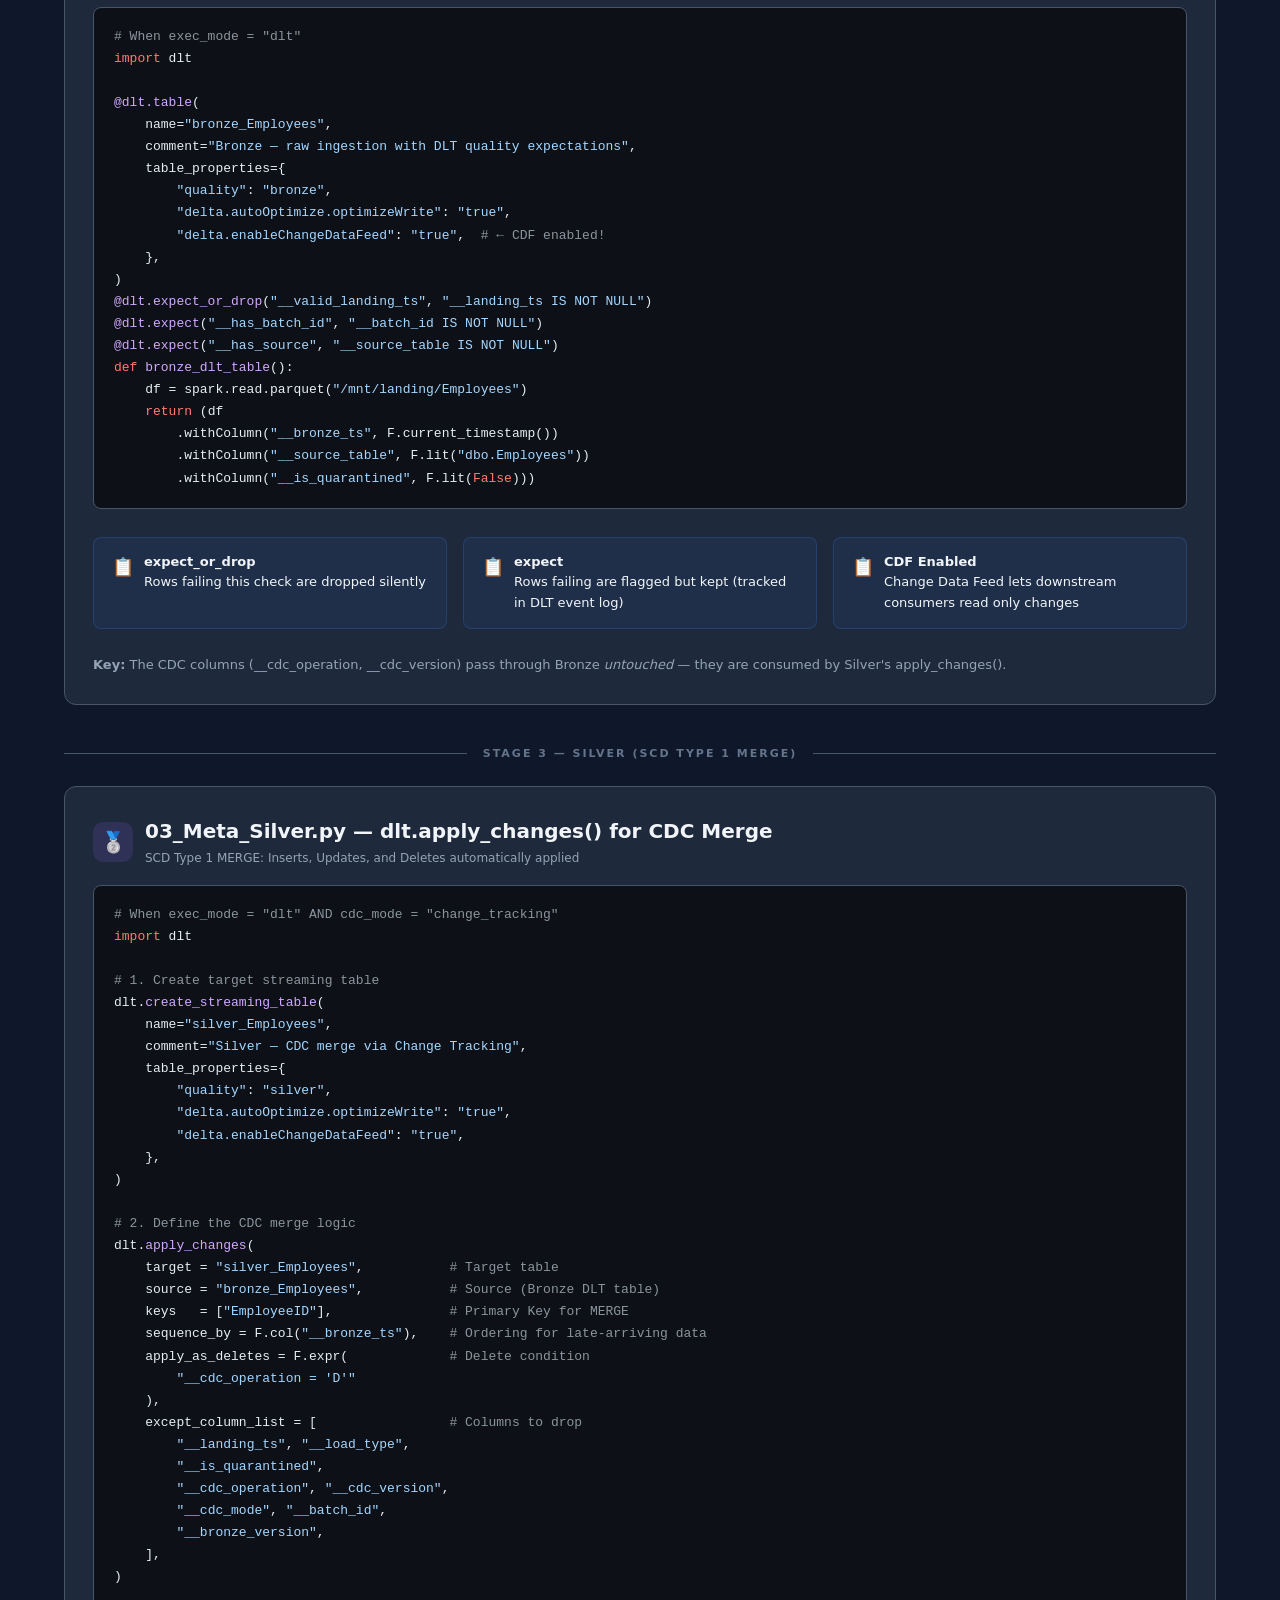
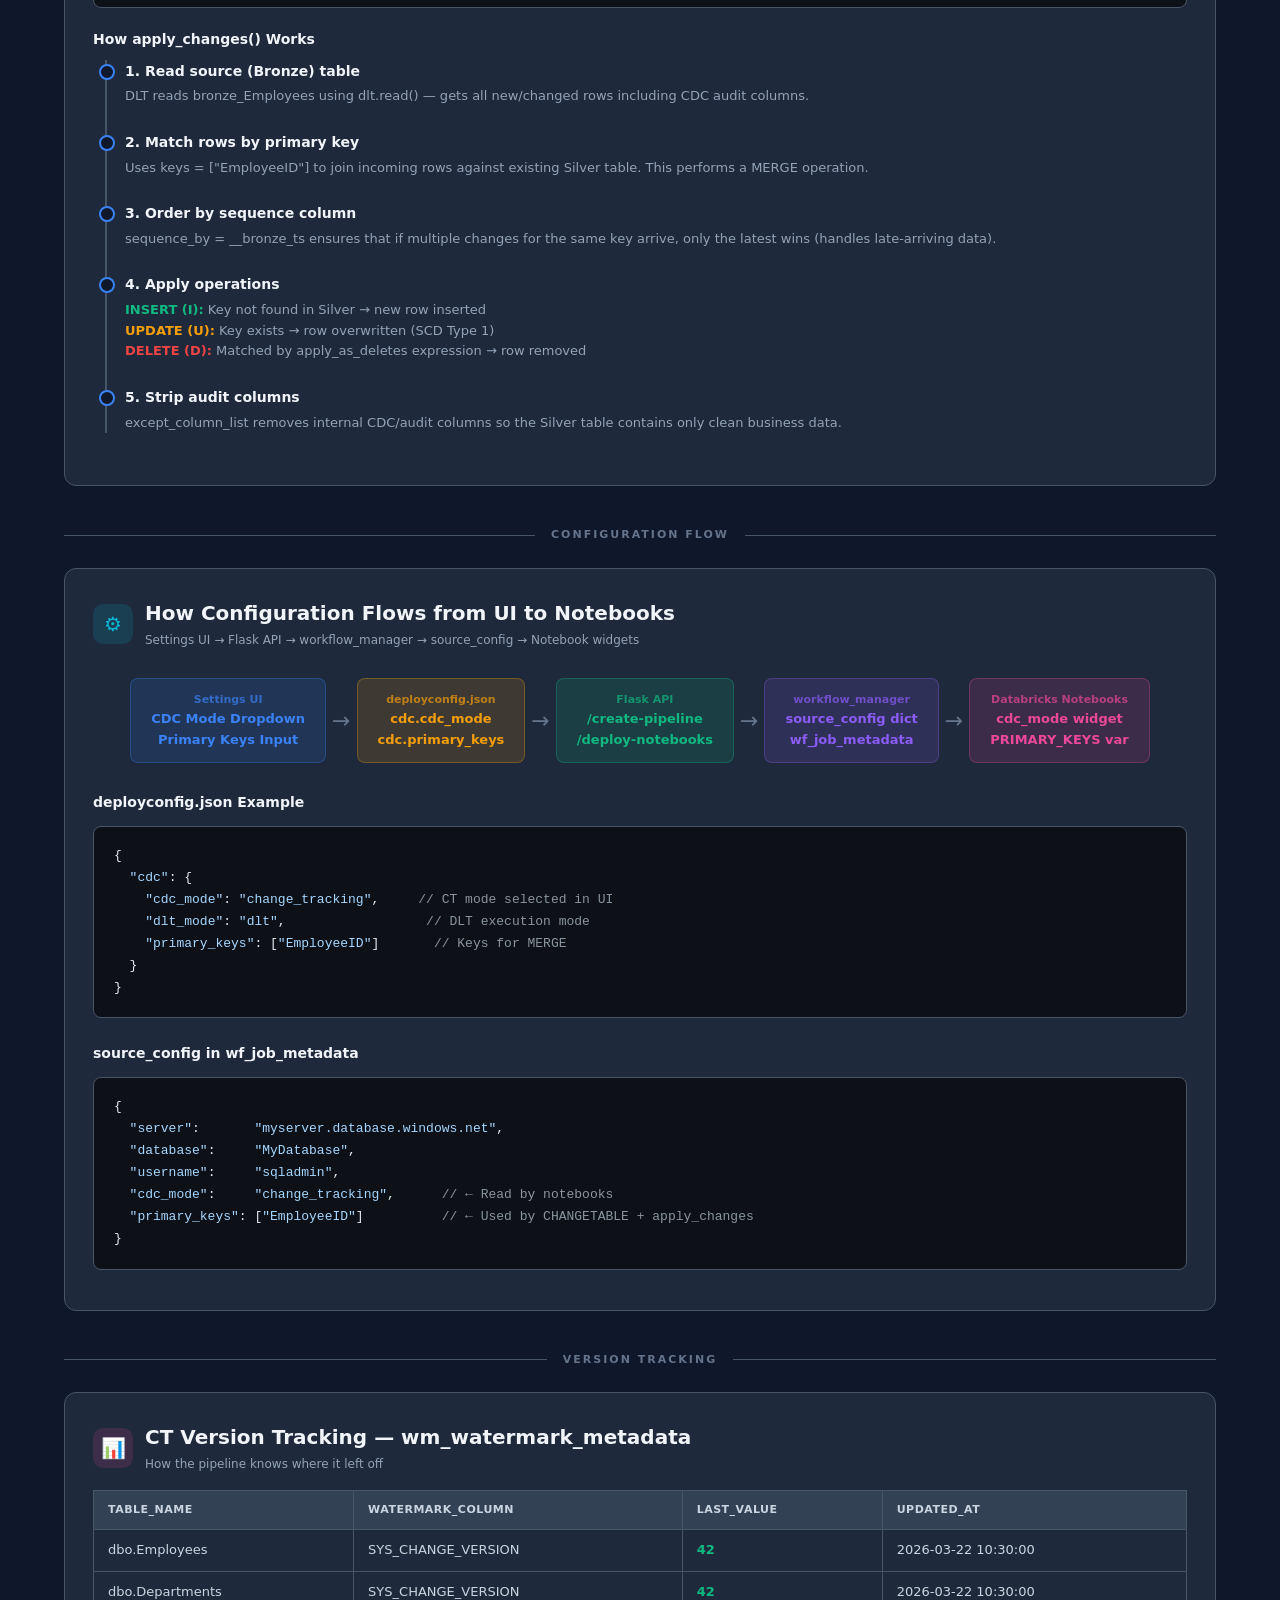
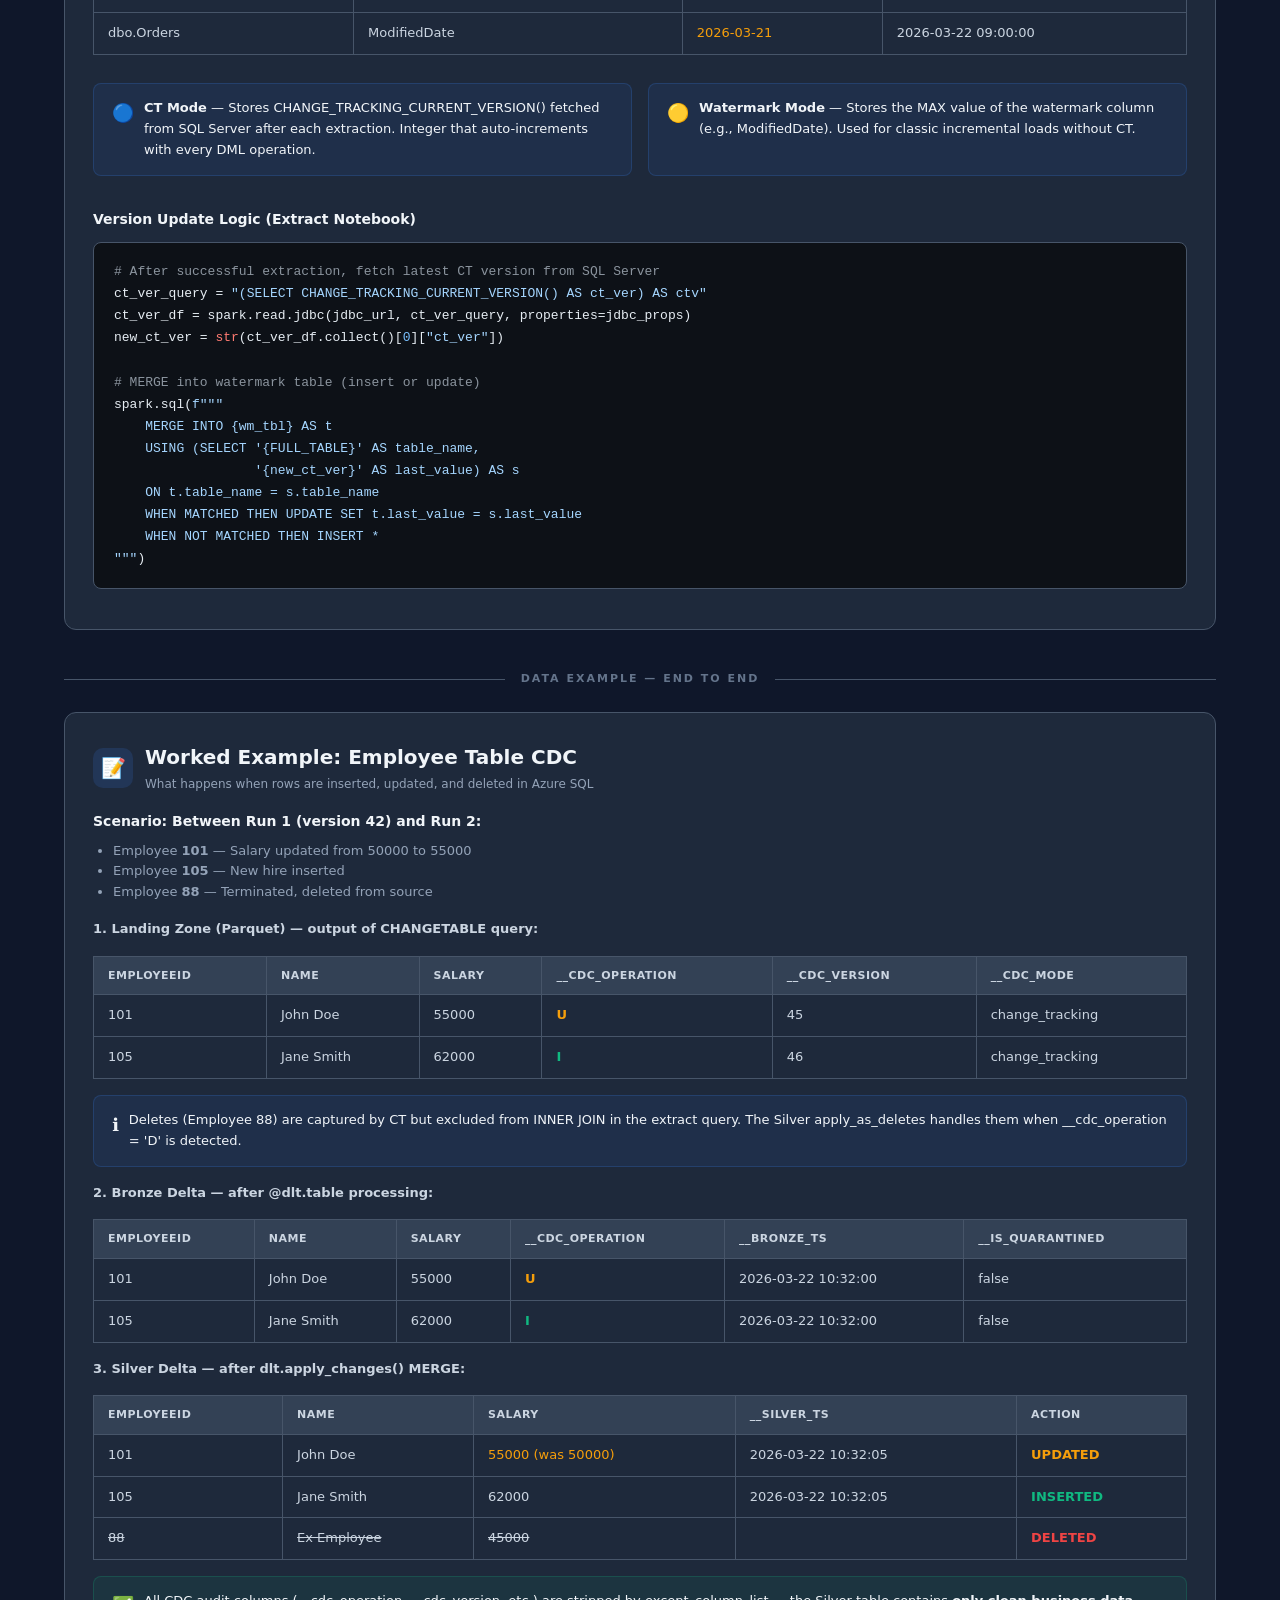
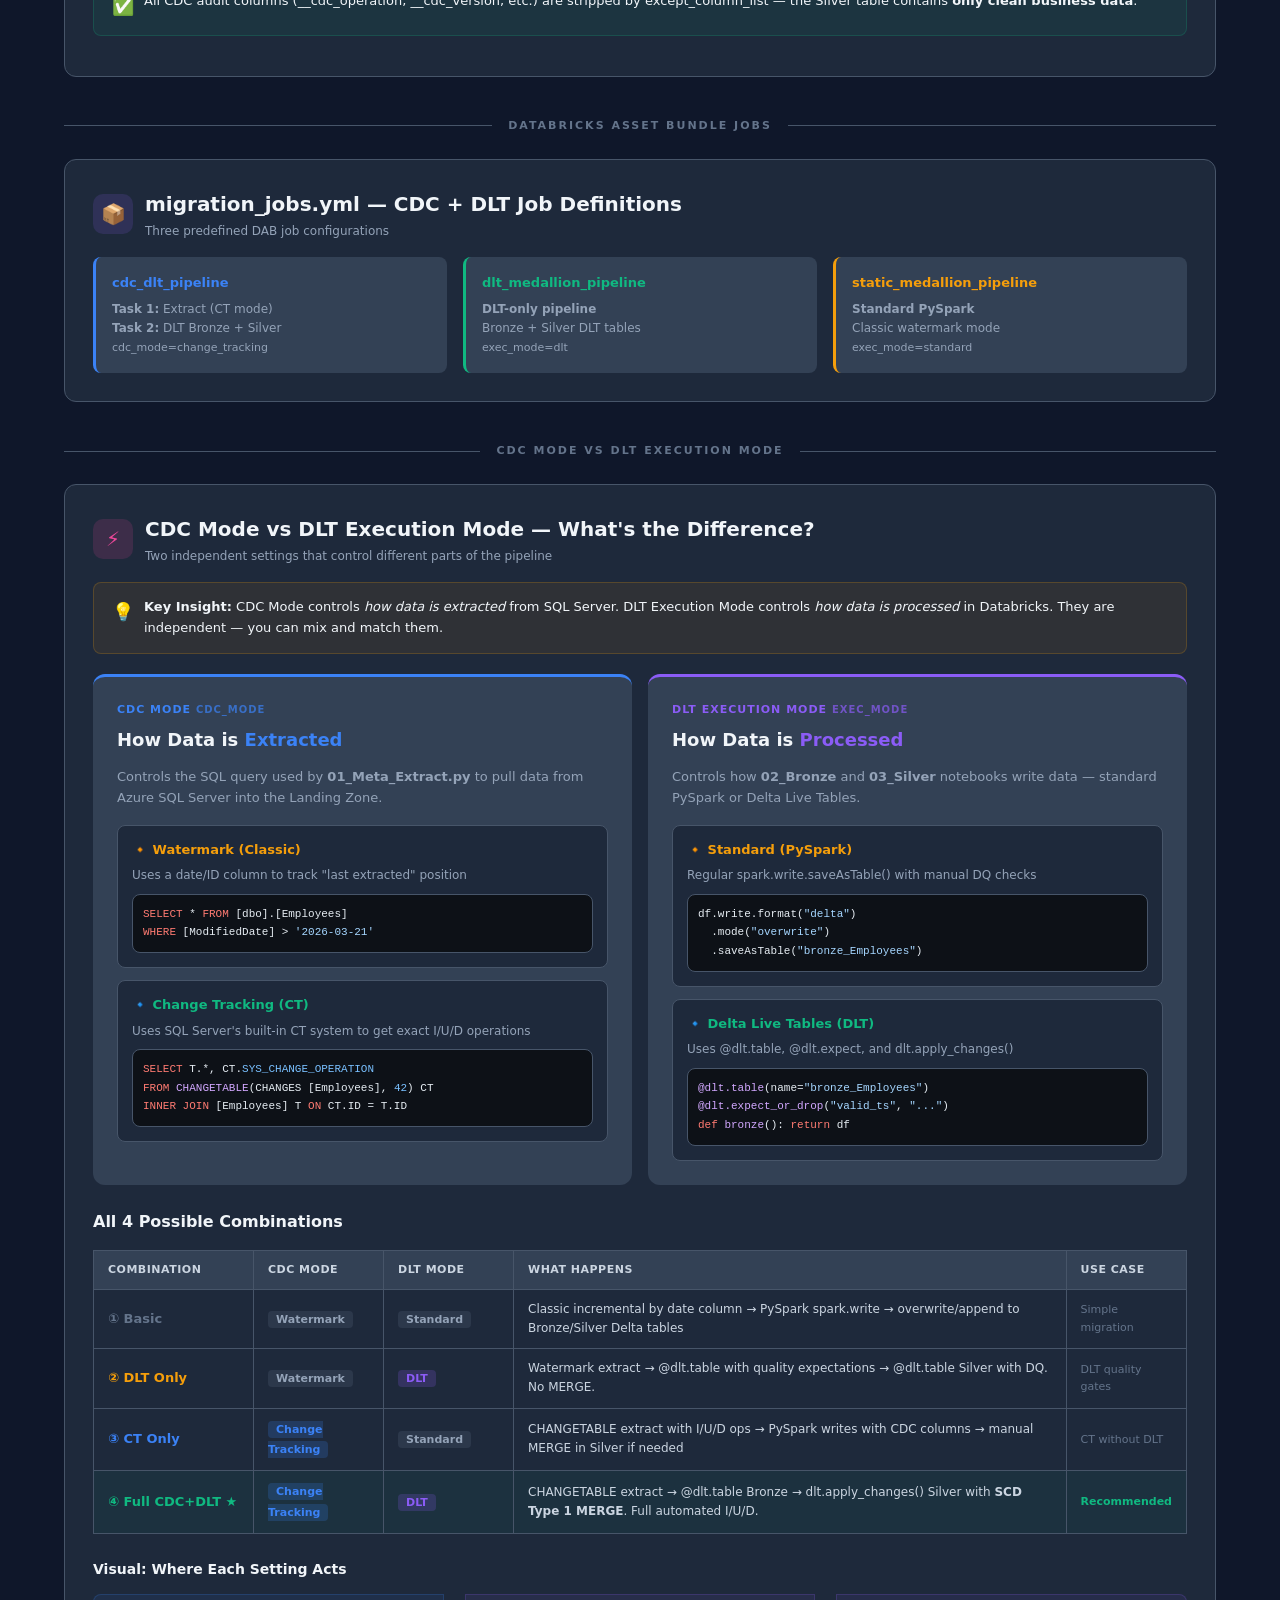
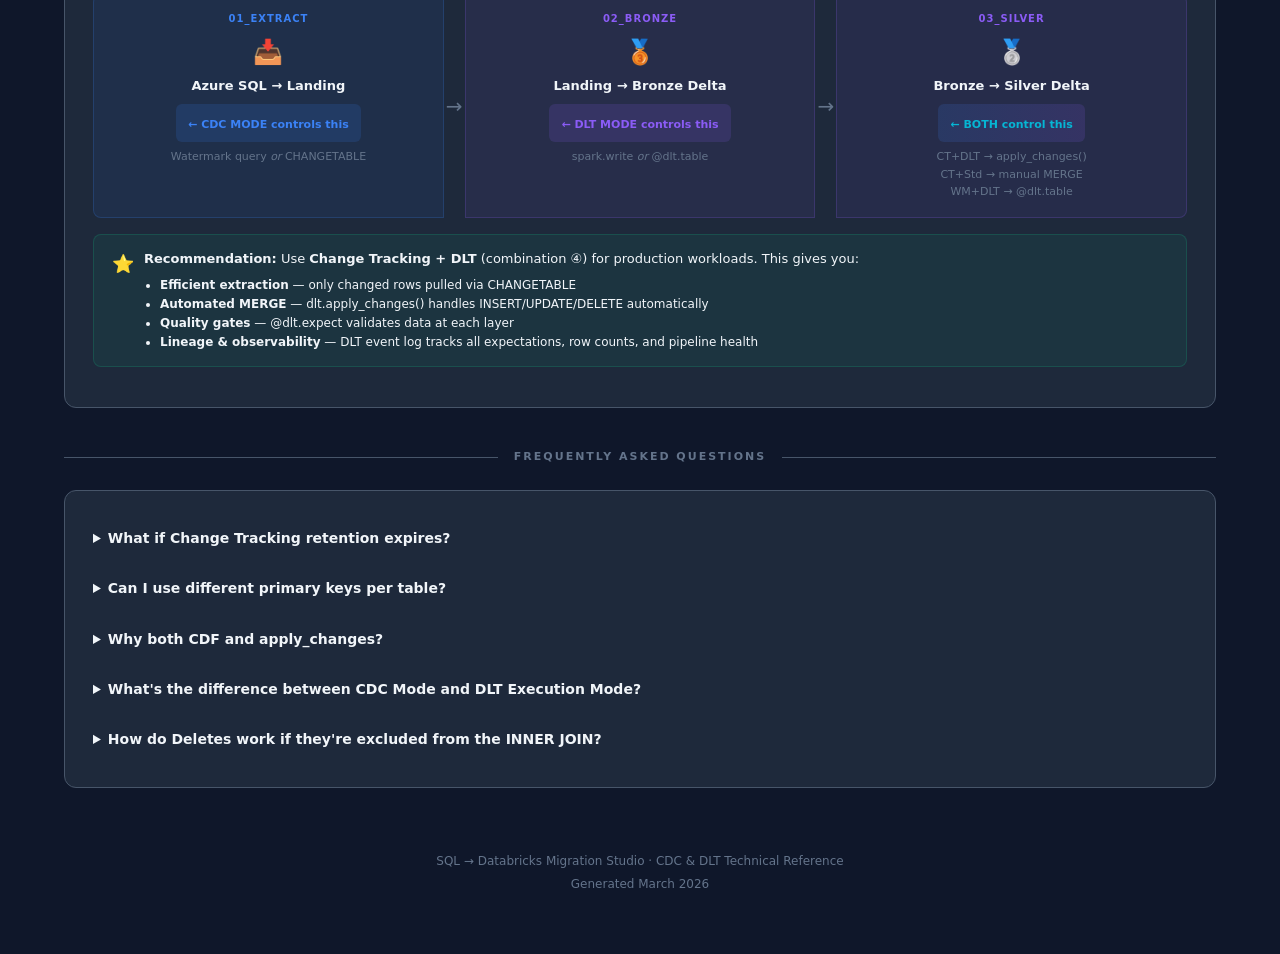
<file: docs/cdcdochowitwork.html>
<!DOCTYPE html>
<html lang="en">
<head>
<meta charset="UTF-8">
<meta name="viewport" content="width=device-width, initial-scale=1.0">
<title>CDC &amp; DLT Pipeline — How It Works</title>
<style>
  :root {
    --bg: #0f172a; --surface: #1e293b; --surface-2: #334155; --border: #475569;
    --t1: #f1f5f9; --t2: #cbd5e1; --t3: #94a3b8; --t4: #64748b;
    --blue: #3b82f6; --green: #10b981; --amber: #f59e0b; --red: #ef4444;
    --purple: #8b5cf6; --cyan: #06b6d4; --pink: #ec4899;
    --r: 12px; --r-sm: 8px;
  }
  * { margin: 0; padding: 0; box-sizing: border-box; }
  body { font-family: 'Segoe UI', system-ui, -apple-system, sans-serif; background: var(--bg); color: var(--t1); line-height: 1.6; }
  .container { max-width: 1200px; margin: 0 auto; padding: 40px 24px; }

  /* Header */
  .hero { text-align: center; padding: 60px 20px 40px; position: relative; overflow: hidden; }
  .hero::before { content: ''; position: absolute; top: -50%; left: -50%; width: 200%; height: 200%;
    background: radial-gradient(ellipse at center, rgba(59,130,246,.08) 0%, transparent 70%); pointer-events: none; }
  .hero h1 { font-size: 2.5rem; font-weight: 800; letter-spacing: -1px;
    background: linear-gradient(135deg, var(--blue), var(--cyan), var(--purple));
    -webkit-background-clip: text; -webkit-text-fill-color: transparent; margin-bottom: 12px; }
  .hero .subtitle { font-size: 1.1rem; color: var(--t3); max-width: 700px; margin: 0 auto; }
  .badge { display: inline-block; padding: 4px 14px; border-radius: 20px; font-size: 11px; font-weight: 700; text-transform: uppercase; letter-spacing: 1px; margin: 16px 4px 0; }
  .badge-blue { background: rgba(59,130,246,.15); color: var(--blue); border: 1px solid rgba(59,130,246,.3); }
  .badge-green { background: rgba(16,185,129,.15); color: var(--green); border: 1px solid rgba(16,185,129,.3); }
  .badge-amber { background: rgba(245,158,11,.15); color: var(--amber); border: 1px solid rgba(245,158,11,.3); }

  /* Cards */
  .card { background: var(--surface); border: 1px solid var(--border); border-radius: var(--r); padding: 28px; margin-bottom: 24px; }
  .card-header { display: flex; align-items: center; gap: 12px; margin-bottom: 16px; }
  .card-icon { width: 40px; height: 40px; border-radius: 10px; display: flex; align-items: center; justify-content: center; font-size: 20px; flex-shrink: 0; }
  .card-title { font-size: 1.25rem; font-weight: 700; color: var(--t1); }
  .card-subtitle { font-size: 12px; color: var(--t3); margin-top: 2px; }

  /* Stage pipeline */
  .pipeline { display: grid; grid-template-columns: repeat(4, 1fr); gap: 16px; margin: 32px 0; position: relative; }
  .pipeline::before { content: ''; position: absolute; top: 50%; left: 10%; right: 10%; height: 3px;
    background: linear-gradient(90deg, var(--blue), var(--green), var(--amber), var(--purple)); border-radius: 2px; z-index: 0; }
  .stage { background: var(--surface); border: 2px solid var(--border); border-radius: var(--r); padding: 20px 16px;
    text-align: center; position: relative; z-index: 1; transition: all .2s; }
  .stage:hover { border-color: var(--blue); transform: translateY(-4px); box-shadow: 0 8px 32px rgba(59,130,246,.15); }
  .stage-num { width: 32px; height: 32px; border-radius: 50%; display: inline-flex; align-items: center; justify-content: center;
    font-weight: 800; font-size: 14px; margin-bottom: 10px; }
  .stage-title { font-weight: 700; font-size: 14px; margin-bottom: 4px; }
  .stage-desc { font-size: 11px; color: var(--t3); }

  /* Flow diagram */
  .flow { display: flex; align-items: center; gap: 0; margin: 28px 0; flex-wrap: wrap; justify-content: center; }
  .flow-box { padding: 12px 20px; border-radius: var(--r-sm); font-size: 13px; font-weight: 600; text-align: center; min-width: 140px; }
  .flow-arrow { font-size: 22px; color: var(--t4); padding: 0 6px; }

  /* Code blocks */
  pre { background: #0d1117; border: 1px solid var(--border); border-radius: var(--r-sm); padding: 18px 20px;
    font-family: 'Cascadia Code', 'Fira Code', 'Consolas', monospace; font-size: 13px; color: #e6edf3;
    overflow-x: auto; margin: 12px 0; line-height: 1.7; }
  code { font-family: inherit; }
  .kw { color: #ff7b72; } .fn { color: #d2a8ff; } .str { color: #a5d6ff; } .cm { color: #8b949e; }
  .col { color: #79c0ff; } .op { color: #ff7b72; } .num { color: #79c0ff; }

  /* Tables */
  table { width: 100%; border-collapse: collapse; margin: 16px 0; font-size: 13px; }
  th { background: var(--surface-2); color: var(--t2); font-weight: 700; text-align: left; padding: 10px 14px; border: 1px solid var(--border); font-size: 11px; text-transform: uppercase; letter-spacing: .5px; }
  td { padding: 10px 14px; border: 1px solid var(--border); color: var(--t2); }
  tr:hover td { background: rgba(59,130,246,.05); }

  /* Section divider */
  .divider { display: flex; align-items: center; gap: 16px; margin: 40px 0 24px; }
  .divider-line { flex: 1; height: 1px; background: var(--border); }
  .divider-text { font-size: 11px; font-weight: 700; text-transform: uppercase; letter-spacing: 2px; color: var(--t4); white-space: nowrap; }

  /* Info boxes */
  .info-box { border-radius: var(--r-sm); padding: 14px 18px; margin: 12px 0; font-size: 13px; display: flex; gap: 10px; align-items: flex-start; }
  .info-box.tip  { background: rgba(16,185,129,.08); border: 1px solid rgba(16,185,129,.2); }
  .info-box.warn { background: rgba(245,158,11,.08); border: 1px solid rgba(245,158,11,.2); }
  .info-box.note { background: rgba(59,130,246,.08); border: 1px solid rgba(59,130,246,.2); }
  .info-icon { font-size: 18px; flex-shrink: 0; margin-top: 1px; }

  /* Grid layout */
  .grid-2 { display: grid; grid-template-columns: 1fr 1fr; gap: 16px; }
  .grid-3 { display: grid; grid-template-columns: 1fr 1fr 1fr; gap: 16px; }

  /* Step indicators */
  .step-label { display: inline-flex; align-items: center; gap: 6px; font-size: 12px; font-weight: 700; color: var(--t3);
    padding: 4px 10px; border-radius: 6px; background: var(--surface-2); margin-bottom: 12px; }

  /* Timeline */
  .timeline { position: relative; padding-left: 32px; }
  .timeline::before { content: ''; position: absolute; left: 12px; top: 0; bottom: 0; width: 2px; background: var(--border); }
  .tl-item { position: relative; margin-bottom: 24px; }
  .tl-item::before { content: ''; position: absolute; left: -26px; top: 4px; width: 12px; height: 12px; border-radius: 50%; border: 2px solid var(--blue); background: var(--bg); }
  .tl-title { font-weight: 700; font-size: 14px; color: var(--t1); margin-bottom: 4px; }
  .tl-desc { font-size: 13px; color: var(--t3); }

  /* Responsive */
  @media (max-width: 768px) {
    .pipeline { grid-template-columns: 1fr 1fr; }
    .pipeline::before { display: none; }
    .grid-2, .grid-3 { grid-template-columns: 1fr; }
    .flow { flex-direction: column; }
    .flow-arrow { transform: rotate(90deg); }
    .hero h1 { font-size: 1.8rem; }
  }

  /* Print */
  @media print {
    body { background: #fff; color: #1a1a1a; }
    .card { border: 1px solid #ddd; break-inside: avoid; }
    pre { background: #f6f8fa; color: #24292f; border-color: #d0d7de; }
    .stage { border-color: #d0d7de; }
  }
</style>
</head>
<body>

<!-- ═══════════ HERO ═══════════ -->
<div class="hero">
  <h1>CDC &amp; Delta Live Tables Pipeline</h1>
  <p class="subtitle">Complete technical reference for Change Data Capture from Azure SQL Server to Databricks using SQL Server Change Tracking, Delta Live Tables, and SCD Type 1 Merge.</p>
  <span class="badge badge-blue">SQL Server Change Tracking</span>
  <span class="badge badge-green">Delta Live Tables</span>
  <span class="badge badge-amber">SCD Type 1</span>
</div>

<div class="container">

<!-- ═══════════ PIPELINE OVERVIEW ═══════════ -->
<div class="card">
  <div class="card-header">
    <div class="card-icon" style="background:rgba(59,130,246,.15);color:var(--blue);">🔄</div>
    <div>
      <div class="card-title">Pipeline Overview — 4 Stage Data Flow</div>
      <div class="card-subtitle">Azure SQL → Landing Zone → Bronze (DLT) → Silver (apply_changes)</div>
    </div>
  </div>

  <div class="pipeline">
    <div class="stage">
      <div class="stage-num" style="background:rgba(59,130,246,.2);color:var(--blue);">1</div>
      <div class="stage-title">Azure SQL Server</div>
      <div class="stage-desc">Source database with<br>Change Tracking enabled</div>
    </div>
    <div class="stage">
      <div class="stage-num" style="background:rgba(245,158,11,.2);color:var(--amber);">2</div>
      <div class="stage-title">Landing Zone</div>
      <div class="stage-desc">Raw Parquet with<br>CDC audit columns</div>
    </div>
    <div class="stage">
      <div class="stage-num" style="background:rgba(16,185,129,.2);color:var(--green);">3</div>
      <div class="stage-title">Bronze Layer</div>
      <div class="stage-desc">@dlt.table + CDF<br>Quality expectations</div>
    </div>
    <div class="stage">
      <div class="stage-num" style="background:rgba(139,92,246,.2);color:var(--purple);">4</div>
      <div class="stage-title">Silver Layer</div>
      <div class="stage-desc">dlt.apply_changes()<br>SCD Type 1 MERGE</div>
    </div>
  </div>
</div>

<!-- ═══════════ PREREQUISITES ═══════════ -->
<div class="divider"><div class="divider-line"></div><div class="divider-text">Prerequisites</div><div class="divider-line"></div></div>

<div class="card">
  <div class="card-header">
    <div class="card-icon" style="background:rgba(245,158,11,.15);color:var(--amber);">⚡</div>
    <div>
      <div class="card-title">Step 0 — Enable Change Tracking on Azure SQL</div>
      <div class="card-subtitle">One-time manual setup on your source database</div>
    </div>
  </div>

  <div class="info-box warn">
    <span class="info-icon">⚠️</span>
    <div><strong>Manual Step:</strong> Change Tracking must be enabled on the database and each table before the CDC pipeline can pull incremental changes.</div>
  </div>

  <p style="font-size:13px;color:var(--t3);margin:12px 0 8px;font-weight:600;">1. Enable Change Tracking on the Database:</p>
  <pre><span class="kw">ALTER DATABASE</span> [YourDatabase]
<span class="kw">SET</span> CHANGE_TRACKING = <span class="kw">ON</span>
(
    CHANGE_RETENTION = <span class="num">3</span> <span class="kw">DAYS</span>,      <span class="cm">-- How long CT data is kept</span>
    AUTO_CLEANUP = <span class="kw">ON</span>               <span class="cm">-- Automatically purge old CT records</span>
);</pre>

  <p style="font-size:13px;color:var(--t3);margin:12px 0 8px;font-weight:600;">2. Enable Change Tracking on Each Table:</p>
  <pre><span class="kw">ALTER TABLE</span> [dbo].[Employees]
<span class="kw">ENABLE</span> CHANGE_TRACKING
<span class="kw">WITH</span> (TRACK_COLUMNS_UPDATED = <span class="kw">ON</span>);  <span class="cm">-- Tracks which columns changed</span>

<span class="kw">ALTER TABLE</span> [dbo].[Departments]
<span class="kw">ENABLE</span> CHANGE_TRACKING
<span class="kw">WITH</span> (TRACK_COLUMNS_UPDATED = <span class="kw">ON</span>);</pre>

  <p style="font-size:13px;color:var(--t3);margin:12px 0 8px;font-weight:600;">3. Verify Change Tracking is Active:</p>
  <pre><span class="cm">-- Check database-level CT</span>
<span class="kw">SELECT</span> DB_NAME(database_id) <span class="kw">AS</span> db_name, is_auto_cleanup_on, retention_period
<span class="kw">FROM</span> sys.change_tracking_databases;

<span class="cm">-- Check table-level CT</span>
<span class="kw">SELECT</span> OBJECT_NAME(object_id) <span class="kw">AS</span> table_name, is_track_columns_updated_on
<span class="kw">FROM</span> sys.change_tracking_tables;

<span class="cm">-- Get current CT version</span>
<span class="kw">SELECT</span> CHANGE_TRACKING_CURRENT_VERSION() <span class="kw">AS</span> current_version;</pre>
</div>

<!-- ═══════════ STAGE 1 — EXTRACT ═══════════ -->
<div class="divider"><div class="divider-line"></div><div class="divider-text">Stage 1 — Extract</div><div class="divider-line"></div></div>

<div class="card">
  <div class="card-header">
    <div class="card-icon" style="background:rgba(59,130,246,.15);color:var(--blue);">📥</div>
    <div>
      <div class="card-title">01_Meta_Extract.py — JDBC Extraction with Change Tracking</div>
      <div class="card-subtitle">Reads from Azure SQL using CHANGETABLE() and writes Parquet to Landing Zone</div>
    </div>
  </div>

  <div class="grid-2">
    <!-- First Run -->
    <div style="background:var(--surface-2);border-radius:var(--r-sm);padding:18px;">
      <div class="step-label" style="background:rgba(59,130,246,.15);color:var(--blue);">🟢 First Run — Initial Full Load</div>
      <p style="font-size:13px;color:var(--t3);margin-bottom:10px;">No CT version stored yet — extracts complete snapshot.</p>
      <pre style="font-size:12px;margin:0;"><span class="cm">-- Query generated by notebook:</span>
<span class="kw">SELECT</span> * <span class="kw">FROM</span> [dbo].[Employees]

<span class="cm">-- After extraction, stores:</span>
<span class="kw">SELECT</span> <span class="fn">CHANGE_TRACKING_CURRENT_VERSION</span>()
<span class="cm">-- Returns: 42</span>
<span class="cm">-- Saved to: wm_watermark_metadata</span></pre>
      <div class="info-box tip" style="margin-top:10px;">
        <span class="info-icon">✅</span>
        <div>All rows get synthetic <code>__cdc_operation = 'I'</code> (Insert). CT version <strong>42</strong> is stored for next run.</div>
      </div>
    </div>

    <!-- Subsequent Runs -->
    <div style="background:var(--surface-2);border-radius:var(--r-sm);padding:18px;">
      <div class="step-label" style="background:rgba(16,185,129,.15);color:var(--green);">🔁 Subsequent Runs — Incremental CT</div>
      <p style="font-size:13px;color:var(--t3);margin-bottom:10px;">Reads stored version 42 → uses CHANGETABLE to get only changes.</p>
      <pre style="font-size:12px;margin:0;"><span class="kw">SELECT</span> T.*, 
  CT.<span class="col">SYS_CHANGE_OPERATION</span> <span class="kw">AS</span> __cdc_operation,
  CT.<span class="col">SYS_CHANGE_VERSION</span>   <span class="kw">AS</span> __cdc_version
<span class="kw">FROM</span> <span class="fn">CHANGETABLE</span>(
    CHANGES [dbo].[Employees], <span class="num">42</span>
  ) <span class="kw">AS</span> CT
<span class="kw">INNER JOIN</span> [dbo].[Employees] <span class="kw">AS</span> T
  <span class="kw">ON</span> CT.[EmployeeID] = T.[EmployeeID]
<span class="kw">WHERE</span> CT.<span class="col">SYS_CHANGE_OPERATION</span>
  <span class="kw">IN</span> (<span class="str">'I'</span>, <span class="str">'U'</span>)</pre>
      <div class="info-box tip" style="margin-top:10px;">
        <span class="info-icon">✅</span>
        <div>Returns <strong>only changed rows</strong> since version 42. Updates CT version to latest.</div>
      </div>
    </div>
  </div>

  <p style="font-size:14px;font-weight:700;color:var(--t1);margin:20px 0 10px;">SYS_CHANGE_OPERATION Values</p>
  <table>
    <tr><th style="width:80px;">Code</th><th style="width:120px;">Operation</th><th>Description</th><th>Pipeline Action</th></tr>
    <tr><td><code style="color:var(--green);font-weight:700;">I</code></td><td>Insert</td><td>New row added to source table</td><td>Appended to Landing → INSERT in Silver</td></tr>
    <tr><td><code style="color:var(--amber);font-weight:700;">U</code></td><td>Update</td><td>Existing row modified</td><td>Appended to Landing → UPDATE in Silver (SCD Type 1)</td></tr>
    <tr><td><code style="color:var(--red);font-weight:700;">D</code></td><td>Delete</td><td>Row deleted from source table</td><td>Captured by CT → DELETE from Silver via apply_as_deletes</td></tr>
  </table>

  <p style="font-size:14px;font-weight:700;color:var(--t1);margin:20px 0 10px;">Audit Columns Added to Every Row</p>
  <table>
    <tr><th>Column</th><th>Type</th><th>Source</th><th>Example Value</th></tr>
    <tr><td><code>__cdc_operation</code></td><td>String</td><td>SYS_CHANGE_OPERATION</td><td><code>I</code>, <code>U</code>, or <code>D</code></td></tr>
    <tr><td><code>__cdc_version</code></td><td>Long</td><td>SYS_CHANGE_VERSION</td><td><code>42</code></td></tr>
    <tr><td><code>__cdc_mode</code></td><td>String</td><td>Pipeline config</td><td><code>change_tracking</code></td></tr>
    <tr><td><code>__landing_ts</code></td><td>Timestamp</td><td>current_timestamp()</td><td><code>2026-03-22T10:30:00Z</code></td></tr>
    <tr><td><code>__source_system</code></td><td>String</td><td>Server/Database</td><td><code>myserver.database.windows.net/MyDB</code></td></tr>
    <tr><td><code>__load_type</code></td><td>String</td><td>Computed</td><td><code>incremental</code></td></tr>
    <tr><td><code>__batch_id</code></td><td>String</td><td>Run timestamp</td><td><code>20260322_103000</code></td></tr>
    <tr><td><code>__job_id</code></td><td>String</td><td>Pipeline metadata</td><td><code>job_abc123</code></td></tr>
  </table>
</div>

<!-- ═══════════ STAGE 2 — BRONZE ═══════════ -->
<div class="divider"><div class="divider-line"></div><div class="divider-text">Stage 2 — Bronze</div><div class="divider-line"></div></div>

<div class="card">
  <div class="card-header">
    <div class="card-icon" style="background:rgba(16,185,129,.15);color:var(--green);">🥉</div>
    <div>
      <div class="card-title">02_Meta_Bronze.py — DLT Bronze with Quality Expectations</div>
      <div class="card-subtitle">Reads Parquet from Landing, validates, writes Bronze Delta with CDF enabled</div>
    </div>
  </div>

  <pre><span class="cm"># When exec_mode = "dlt"</span>
<span class="kw">import</span> dlt

<span class="fn">@dlt.table</span>(
    name=<span class="str">"bronze_Employees"</span>,
    comment=<span class="str">"Bronze — raw ingestion with DLT quality expectations"</span>,
    table_properties={
        <span class="str">"quality"</span>: <span class="str">"bronze"</span>,
        <span class="str">"delta.autoOptimize.optimizeWrite"</span>: <span class="str">"true"</span>,
        <span class="str">"delta.enableChangeDataFeed"</span>: <span class="str">"true"</span>,  <span class="cm"># ← CDF enabled!</span>
    },
)
<span class="fn">@dlt.expect_or_drop</span>(<span class="str">"__valid_landing_ts"</span>, <span class="str">"__landing_ts IS NOT NULL"</span>)
<span class="fn">@dlt.expect</span>(<span class="str">"__has_batch_id"</span>, <span class="str">"__batch_id IS NOT NULL"</span>)
<span class="fn">@dlt.expect</span>(<span class="str">"__has_source"</span>, <span class="str">"__source_table IS NOT NULL"</span>)
<span class="kw">def</span> <span class="fn">bronze_dlt_table</span>():
    df = spark.read.parquet(<span class="str">"/mnt/landing/Employees"</span>)
    <span class="kw">return</span> (df
        .withColumn(<span class="str">"__bronze_ts"</span>, F.current_timestamp())
        .withColumn(<span class="str">"__source_table"</span>, F.lit(<span class="str">"dbo.Employees"</span>))
        .withColumn(<span class="str">"__is_quarantined"</span>, F.lit(<span class="kw">False</span>)))
</pre>

  <div class="grid-3" style="margin-top:16px;">
    <div class="info-box note">
      <span class="info-icon">📋</span>
      <div><strong>expect_or_drop</strong><br>Rows failing this check are dropped silently</div>
    </div>
    <div class="info-box note">
      <span class="info-icon">📋</span>
      <div><strong>expect</strong><br>Rows failing are flagged but kept (tracked in DLT event log)</div>
    </div>
    <div class="info-box note">
      <span class="info-icon">📋</span>
      <div><strong>CDF Enabled</strong><br>Change Data Feed lets downstream consumers read only changes</div>
    </div>
  </div>

  <p style="font-size:13px;color:var(--t3);margin-top:14px;">
    <strong>Key:</strong> The CDC columns (<code>__cdc_operation</code>, <code>__cdc_version</code>) pass through Bronze <em>untouched</em> — they are consumed by Silver's <code>apply_changes()</code>.
  </p>
</div>

<!-- ═══════════ STAGE 3 — SILVER ═══════════ -->
<div class="divider"><div class="divider-line"></div><div class="divider-text">Stage 3 — Silver (SCD Type 1 Merge)</div><div class="divider-line"></div></div>

<div class="card">
  <div class="card-header">
    <div class="card-icon" style="background:rgba(139,92,246,.15);color:var(--purple);">🥈</div>
    <div>
      <div class="card-title">03_Meta_Silver.py — dlt.apply_changes() for CDC Merge</div>
      <div class="card-subtitle">SCD Type 1 MERGE: Inserts, Updates, and Deletes automatically applied</div>
    </div>
  </div>

  <pre><span class="cm"># When exec_mode = "dlt" AND cdc_mode = "change_tracking"</span>
<span class="kw">import</span> dlt

<span class="cm"># 1. Create target streaming table</span>
dlt.<span class="fn">create_streaming_table</span>(
    name=<span class="str">"silver_Employees"</span>,
    comment=<span class="str">"Silver — CDC merge via Change Tracking"</span>,
    table_properties={
        <span class="str">"quality"</span>: <span class="str">"silver"</span>,
        <span class="str">"delta.autoOptimize.optimizeWrite"</span>: <span class="str">"true"</span>,
        <span class="str">"delta.enableChangeDataFeed"</span>: <span class="str">"true"</span>,
    },
)

<span class="cm"># 2. Define the CDC merge logic</span>
dlt.<span class="fn">apply_changes</span>(
    target = <span class="str">"silver_Employees"</span>,           <span class="cm"># Target table</span>
    source = <span class="str">"bronze_Employees"</span>,           <span class="cm"># Source (Bronze DLT table)</span>
    keys   = [<span class="str">"EmployeeID"</span>],               <span class="cm"># Primary Key for MERGE</span>
    sequence_by = F.col(<span class="str">"__bronze_ts"</span>),    <span class="cm"># Ordering for late-arriving data</span>
    apply_as_deletes = F.expr(             <span class="cm"># Delete condition</span>
        <span class="str">"__cdc_operation = 'D'"</span>
    ),
    except_column_list = [                 <span class="cm"># Columns to drop</span>
        <span class="str">"__landing_ts"</span>, <span class="str">"__load_type"</span>,
        <span class="str">"__is_quarantined"</span>,
        <span class="str">"__cdc_operation"</span>, <span class="str">"__cdc_version"</span>,
        <span class="str">"__cdc_mode"</span>, <span class="str">"__batch_id"</span>,
        <span class="str">"__bronze_version"</span>,
    ],
)</pre>

  <p style="font-size:14px;font-weight:700;color:var(--t1);margin:20px 0 10px;">How apply_changes() Works</p>

  <div class="timeline">
    <div class="tl-item">
      <div class="tl-title">1. Read source (Bronze) table</div>
      <div class="tl-desc">DLT reads <code>bronze_Employees</code> using <code>dlt.read()</code> — gets all new/changed rows including CDC audit columns.</div>
    </div>
    <div class="tl-item">
      <div class="tl-title">2. Match rows by primary key</div>
      <div class="tl-desc">Uses <code>keys = ["EmployeeID"]</code> to join incoming rows against existing Silver table. This performs a MERGE operation.</div>
    </div>
    <div class="tl-item">
      <div class="tl-title">3. Order by sequence column</div>
      <div class="tl-desc"><code>sequence_by = __bronze_ts</code> ensures that if multiple changes for the same key arrive, only the latest wins (handles late-arriving data).</div>
    </div>
    <div class="tl-item">
      <div class="tl-title">4. Apply operations</div>
      <div class="tl-desc">
        <strong style="color:var(--green);">INSERT (I):</strong> Key not found in Silver → new row inserted<br>
        <strong style="color:var(--amber);">UPDATE (U):</strong> Key exists → row overwritten (SCD Type 1)<br>
        <strong style="color:var(--red);">DELETE (D):</strong> Matched by <code>apply_as_deletes</code> expression → row removed
      </div>
    </div>
    <div class="tl-item">
      <div class="tl-title">5. Strip audit columns</div>
      <div class="tl-desc"><code>except_column_list</code> removes internal CDC/audit columns so the Silver table contains only clean business data.</div>
    </div>
  </div>
</div>

<!-- ═══════════ CONFIG FLOW ═══════════ -->
<div class="divider"><div class="divider-line"></div><div class="divider-text">Configuration Flow</div><div class="divider-line"></div></div>

<div class="card">
  <div class="card-header">
    <div class="card-icon" style="background:rgba(6,182,212,.15);color:var(--cyan);">⚙️</div>
    <div>
      <div class="card-title">How Configuration Flows from UI to Notebooks</div>
      <div class="card-subtitle">Settings UI → Flask API → workflow_manager → source_config → Notebook widgets</div>
    </div>
  </div>

  <div class="flow">
    <div class="flow-box" style="background:rgba(59,130,246,.15);border:1px solid rgba(59,130,246,.3);color:var(--blue);">
      <div style="font-size:11px;opacity:.7;">Settings UI</div>
      CDC Mode Dropdown<br>Primary Keys Input
    </div>
    <div class="flow-arrow">→</div>
    <div class="flow-box" style="background:rgba(245,158,11,.15);border:1px solid rgba(245,158,11,.3);color:var(--amber);">
      <div style="font-size:11px;opacity:.7;">deployconfig.json</div>
      cdc.cdc_mode<br>cdc.primary_keys
    </div>
    <div class="flow-arrow">→</div>
    <div class="flow-box" style="background:rgba(16,185,129,.15);border:1px solid rgba(16,185,129,.3);color:var(--green);">
      <div style="font-size:11px;opacity:.7;">Flask API</div>
      /create-pipeline<br>/deploy-notebooks
    </div>
    <div class="flow-arrow">→</div>
    <div class="flow-box" style="background:rgba(139,92,246,.15);border:1px solid rgba(139,92,246,.3);color:var(--purple);">
      <div style="font-size:11px;opacity:.7;">workflow_manager</div>
      source_config dict<br>wf_job_metadata
    </div>
    <div class="flow-arrow">→</div>
    <div class="flow-box" style="background:rgba(236,72,153,.15);border:1px solid rgba(236,72,153,.3);color:var(--pink);">
      <div style="font-size:11px;opacity:.7;">Databricks Notebooks</div>
      cdc_mode widget<br>PRIMARY_KEYS var
    </div>
  </div>

  <p style="font-size:14px;font-weight:700;color:var(--t1);margin:24px 0 10px;">deployconfig.json Example</p>
  <pre>{
  <span class="str">"cdc"</span>: {
    <span class="str">"cdc_mode"</span>: <span class="str">"change_tracking"</span>,     <span class="cm">// CT mode selected in UI</span>
    <span class="str">"dlt_mode"</span>: <span class="str">"dlt"</span>,                  <span class="cm">// DLT execution mode</span>
    <span class="str">"primary_keys"</span>: [<span class="str">"EmployeeID"</span>]       <span class="cm">// Keys for MERGE</span>
  }
}</pre>

  <p style="font-size:14px;font-weight:700;color:var(--t1);margin:24px 0 10px;">source_config in wf_job_metadata</p>
  <pre>{
  <span class="str">"server"</span>:       <span class="str">"myserver.database.windows.net"</span>,
  <span class="str">"database"</span>:     <span class="str">"MyDatabase"</span>,
  <span class="str">"username"</span>:     <span class="str">"sqladmin"</span>,
  <span class="str">"cdc_mode"</span>:     <span class="str">"change_tracking"</span>,      <span class="cm">// ← Read by notebooks</span>
  <span class="str">"primary_keys"</span>: [<span class="str">"EmployeeID"</span>]          <span class="cm">// ← Used by CHANGETABLE + apply_changes</span>
}</pre>
</div>

<!-- ═══════════ CT VERSION TRACKING ═══════════ -->
<div class="divider"><div class="divider-line"></div><div class="divider-text">Version Tracking</div><div class="divider-line"></div></div>

<div class="card">
  <div class="card-header">
    <div class="card-icon" style="background:rgba(236,72,153,.15);color:var(--pink);">📊</div>
    <div>
      <div class="card-title">CT Version Tracking — wm_watermark_metadata</div>
      <div class="card-subtitle">How the pipeline knows where it left off</div>
    </div>
  </div>

  <table>
    <tr><th>table_name</th><th>watermark_column</th><th>last_value</th><th>updated_at</th></tr>
    <tr><td>dbo.Employees</td><td>SYS_CHANGE_VERSION</td><td style="color:var(--green);font-weight:700;">42</td><td>2026-03-22 10:30:00</td></tr>
    <tr><td>dbo.Departments</td><td>SYS_CHANGE_VERSION</td><td style="color:var(--green);font-weight:700;">42</td><td>2026-03-22 10:30:00</td></tr>
    <tr><td>dbo.Orders</td><td>ModifiedDate</td><td style="color:var(--amber);">2026-03-21</td><td>2026-03-22 09:00:00</td></tr>
  </table>

  <div class="grid-2" style="margin-top:16px;">
    <div class="info-box note">
      <span class="info-icon">🔵</span>
      <div><strong>CT Mode</strong> — Stores <code>CHANGE_TRACKING_CURRENT_VERSION()</code> fetched from SQL Server after each extraction. Integer that auto-increments with every DML operation.</div>
    </div>
    <div class="info-box note">
      <span class="info-icon">🟡</span>
      <div><strong>Watermark Mode</strong> — Stores the MAX value of the watermark column (e.g., <code>ModifiedDate</code>). Used for classic incremental loads without CT.</div>
    </div>
  </div>

  <p style="font-size:14px;font-weight:700;color:var(--t1);margin:20px 0 10px;">Version Update Logic (Extract Notebook)</p>
  <pre><span class="cm"># After successful extraction, fetch latest CT version from SQL Server</span>
ct_ver_query = <span class="str">"(SELECT CHANGE_TRACKING_CURRENT_VERSION() AS ct_ver) AS ctv"</span>
ct_ver_df = spark.read.jdbc(jdbc_url, ct_ver_query, properties=jdbc_props)
new_ct_ver = <span class="kw">str</span>(ct_ver_df.collect()[<span class="num">0</span>][<span class="str">"ct_ver"</span>])

<span class="cm"># MERGE into watermark table (insert or update)</span>
spark.sql(<span class="str">f"""
    MERGE INTO {wm_tbl} AS t
    USING (SELECT '{FULL_TABLE}' AS table_name,
                  '{new_ct_ver}' AS last_value) AS s
    ON t.table_name = s.table_name
    WHEN MATCHED THEN UPDATE SET t.last_value = s.last_value
    WHEN NOT MATCHED THEN INSERT *
"""</span>)</pre>
</div>

<!-- ═══════════ DATA EXAMPLE ═══════════ -->
<div class="divider"><div class="divider-line"></div><div class="divider-text">Data Example — End to End</div><div class="divider-line"></div></div>

<div class="card">
  <div class="card-header">
    <div class="card-icon" style="background:rgba(59,130,246,.15);color:var(--blue);">📝</div>
    <div>
      <div class="card-title">Worked Example: Employee Table CDC</div>
      <div class="card-subtitle">What happens when rows are inserted, updated, and deleted in Azure SQL</div>
    </div>
  </div>

  <p style="font-size:14px;font-weight:600;color:var(--t1);margin:0 0 8px;">Scenario: Between Run 1 (version 42) and Run 2:</p>
  <ul style="font-size:13px;color:var(--t3);margin:0 0 14px 20px;list-style:disc;">
    <li>Employee <strong>101</strong> — Salary updated from 50000 to 55000</li>
    <li>Employee <strong>105</strong> — New hire inserted</li>
    <li>Employee <strong>88</strong> — Terminated, deleted from source</li>
  </ul>

  <p style="font-size:13px;font-weight:700;color:var(--t2);margin:16px 0 8px;">1. Landing Zone (Parquet) — output of CHANGETABLE query:</p>
  <table>
    <tr><th>EmployeeID</th><th>Name</th><th>Salary</th><th>__cdc_operation</th><th>__cdc_version</th><th>__cdc_mode</th></tr>
    <tr><td>101</td><td>John Doe</td><td>55000</td><td style="color:var(--amber);font-weight:700;">U</td><td>45</td><td>change_tracking</td></tr>
    <tr><td>105</td><td>Jane Smith</td><td>62000</td><td style="color:var(--green);font-weight:700;">I</td><td>46</td><td>change_tracking</td></tr>
  </table>
  <div class="info-box note" style="margin-top:4px;">
    <span class="info-icon">ℹ️</span>
    <div>Deletes (Employee 88) are captured by CT but excluded from INNER JOIN in the extract query. The Silver <code>apply_as_deletes</code> handles them when <code>__cdc_operation = 'D'</code> is detected.</div>
  </div>

  <p style="font-size:13px;font-weight:700;color:var(--t2);margin:16px 0 8px;">2. Bronze Delta — after @dlt.table processing:</p>
  <table>
    <tr><th>EmployeeID</th><th>Name</th><th>Salary</th><th>__cdc_operation</th><th>__bronze_ts</th><th>__is_quarantined</th></tr>
    <tr><td>101</td><td>John Doe</td><td>55000</td><td style="color:var(--amber);font-weight:700;">U</td><td>2026-03-22 10:32:00</td><td>false</td></tr>
    <tr><td>105</td><td>Jane Smith</td><td>62000</td><td style="color:var(--green);font-weight:700;">I</td><td>2026-03-22 10:32:00</td><td>false</td></tr>
  </table>

  <p style="font-size:13px;font-weight:700;color:var(--t2);margin:16px 0 8px;">3. Silver Delta — after dlt.apply_changes() MERGE:</p>
  <table>
    <tr><th>EmployeeID</th><th>Name</th><th>Salary</th><th>__silver_ts</th><th>Action</th></tr>
    <tr><td>101</td><td>John Doe</td><td style="color:var(--amber);">55000 (was 50000)</td><td>2026-03-22 10:32:05</td><td style="color:var(--amber);font-weight:700;">UPDATED</td></tr>
    <tr><td>105</td><td>Jane Smith</td><td>62000</td><td>2026-03-22 10:32:05</td><td style="color:var(--green);font-weight:700;">INSERTED</td></tr>
    <tr><td><s>88</s></td><td><s>Ex Employee</s></td><td><s>45000</s></td><td></td><td style="color:var(--red);font-weight:700;">DELETED</td></tr>
  </table>
  <div class="info-box tip">
    <span class="info-icon">✅</span>
    <div>All CDC audit columns (<code>__cdc_operation</code>, <code>__cdc_version</code>, etc.) are stripped by <code>except_column_list</code> — the Silver table contains <strong>only clean business data</strong>.</div>
  </div>
</div>

<!-- ═══════════ DAB JOBS ═══════════ -->
<div class="divider"><div class="divider-line"></div><div class="divider-text">Databricks Asset Bundle Jobs</div><div class="divider-line"></div></div>

<div class="card">
  <div class="card-header">
    <div class="card-icon" style="background:rgba(139,92,246,.15);color:var(--purple);">📦</div>
    <div>
      <div class="card-title">migration_jobs.yml — CDC + DLT Job Definitions</div>
      <div class="card-subtitle">Three predefined DAB job configurations</div>
    </div>
  </div>

  <div class="grid-3">
    <div style="background:var(--surface-2);border-radius:var(--r-sm);padding:16px;border-left:3px solid var(--blue);">
      <div style="font-weight:700;font-size:13px;color:var(--blue);margin-bottom:6px;">cdc_dlt_pipeline</div>
      <div style="font-size:12px;color:var(--t3);">
        <strong>Task 1:</strong> Extract (CT mode)<br>
        <strong>Task 2:</strong> DLT Bronze + Silver<br>
        <code style="font-size:11px;">cdc_mode=change_tracking</code>
      </div>
    </div>
    <div style="background:var(--surface-2);border-radius:var(--r-sm);padding:16px;border-left:3px solid var(--green);">
      <div style="font-weight:700;font-size:13px;color:var(--green);margin-bottom:6px;">dlt_medallion_pipeline</div>
      <div style="font-size:12px;color:var(--t3);">
        <strong>DLT-only pipeline</strong><br>
        Bronze + Silver DLT tables<br>
        <code style="font-size:11px;">exec_mode=dlt</code>
      </div>
    </div>
    <div style="background:var(--surface-2);border-radius:var(--r-sm);padding:16px;border-left:3px solid var(--amber);">
      <div style="font-weight:700;font-size:13px;color:var(--amber);margin-bottom:6px;">static_medallion_pipeline</div>
      <div style="font-size:12px;color:var(--t3);">
        <strong>Standard PySpark</strong><br>
        Classic watermark mode<br>
        <code style="font-size:11px;">exec_mode=standard</code>
      </div>
    </div>
  </div>
</div>

<!-- ═══════════ CDC MODE vs DLT MODE ═══════════ -->
<div class="divider"><div class="divider-line"></div><div class="divider-text">CDC Mode vs DLT Execution Mode</div><div class="divider-line"></div></div>

<div class="card">
  <div class="card-header">
    <div class="card-icon" style="background:rgba(236,72,153,.15);color:var(--pink);">⚡</div>
    <div>
      <div class="card-title">CDC Mode vs DLT Execution Mode — What's the Difference?</div>
      <div class="card-subtitle">Two independent settings that control different parts of the pipeline</div>
    </div>
  </div>

  <div class="info-box warn" style="margin-bottom:20px;">
    <span class="info-icon">💡</span>
    <div><strong>Key Insight:</strong> CDC Mode controls <em>how data is extracted</em> from SQL Server. DLT Execution Mode controls <em>how data is processed</em> in Databricks. They are independent — you can mix and match them.</div>
  </div>

  <div class="grid-2" style="margin-bottom:24px;">
    <!-- CDC Mode -->
    <div style="background:var(--surface-2);border-radius:var(--r);padding:24px;border-top:3px solid var(--blue);">
      <div style="font-size:11px;font-weight:700;text-transform:uppercase;letter-spacing:1px;color:var(--blue);margin-bottom:8px;">CDC Mode <code style="font-size:10px;opacity:.7;">cdc_mode</code></div>
      <div style="font-size:18px;font-weight:800;color:var(--t1);margin-bottom:12px;">How Data is <span style="color:var(--blue);">Extracted</span></div>
      <p style="font-size:13px;color:var(--t3);margin-bottom:16px;">Controls the SQL query used by <strong>01_Meta_Extract.py</strong> to pull data from Azure SQL Server into the Landing Zone.</p>

      <div style="background:var(--surface);border-radius:var(--r-sm);padding:14px;margin-bottom:12px;border:1px solid var(--border);">
        <div style="font-weight:700;font-size:13px;color:var(--amber);margin-bottom:6px;">🔸 Watermark (Classic)</div>
        <div style="font-size:12px;color:var(--t3);margin-bottom:8px;">Uses a date/ID column to track "last extracted" position</div>
        <pre style="font-size:11px;margin:0;padding:10px;"><span class="kw">SELECT</span> * <span class="kw">FROM</span> [dbo].[Employees]
<span class="kw">WHERE</span> [ModifiedDate] > <span class="str">'2026-03-21'</span></pre>
      </div>

      <div style="background:var(--surface);border-radius:var(--r-sm);padding:14px;border:1px solid var(--border);">
        <div style="font-weight:700;font-size:13px;color:var(--green);margin-bottom:6px;">🔹 Change Tracking (CT)</div>
        <div style="font-size:12px;color:var(--t3);margin-bottom:8px;">Uses SQL Server's built-in CT system to get exact I/U/D operations</div>
        <pre style="font-size:11px;margin:0;padding:10px;"><span class="kw">SELECT</span> T.*, CT.<span class="col">SYS_CHANGE_OPERATION</span>
<span class="kw">FROM</span> <span class="fn">CHANGETABLE</span>(CHANGES [Employees], <span class="num">42</span>) CT
<span class="kw">INNER JOIN</span> [Employees] T <span class="kw">ON</span> CT.ID = T.ID</pre>
      </div>
    </div>

    <!-- DLT Execution Mode -->
    <div style="background:var(--surface-2);border-radius:var(--r);padding:24px;border-top:3px solid var(--purple);">
      <div style="font-size:11px;font-weight:700;text-transform:uppercase;letter-spacing:1px;color:var(--purple);margin-bottom:8px;">DLT Execution Mode <code style="font-size:10px;opacity:.7;">exec_mode</code></div>
      <div style="font-size:18px;font-weight:800;color:var(--t1);margin-bottom:12px;">How Data is <span style="color:var(--purple);">Processed</span></div>
      <p style="font-size:13px;color:var(--t3);margin-bottom:16px;">Controls how <strong>02_Bronze</strong> and <strong>03_Silver</strong> notebooks write data — standard PySpark or Delta Live Tables.</p>

      <div style="background:var(--surface);border-radius:var(--r-sm);padding:14px;margin-bottom:12px;border:1px solid var(--border);">
        <div style="font-weight:700;font-size:13px;color:var(--amber);margin-bottom:6px;">🔸 Standard (PySpark)</div>
        <div style="font-size:12px;color:var(--t3);margin-bottom:8px;">Regular <code>spark.write.saveAsTable()</code> with manual DQ checks</div>
        <pre style="font-size:11px;margin:0;padding:10px;">df.write.format(<span class="str">"delta"</span>)
  .mode(<span class="str">"overwrite"</span>)
  .saveAsTable(<span class="str">"bronze_Employees"</span>)</pre>
      </div>

      <div style="background:var(--surface);border-radius:var(--r-sm);padding:14px;border:1px solid var(--border);">
        <div style="font-weight:700;font-size:13px;color:var(--green);margin-bottom:6px;">🔹 Delta Live Tables (DLT)</div>
        <div style="font-size:12px;color:var(--t3);margin-bottom:8px;">Uses <code>@dlt.table</code>, <code>@dlt.expect</code>, and <code>dlt.apply_changes()</code></div>
        <pre style="font-size:11px;margin:0;padding:10px;"><span class="fn">@dlt.table</span>(name=<span class="str">"bronze_Employees"</span>)
<span class="fn">@dlt.expect_or_drop</span>(<span class="str">"valid_ts"</span>, <span class="str">"..."</span>)
<span class="kw">def</span> <span class="fn">bronze</span>(): <span class="kw">return</span> df</pre>
      </div>
    </div>
  </div>

  <!-- Combination Matrix -->
  <p style="font-size:16px;font-weight:800;color:var(--t1);margin:0 0 14px;">All 4 Possible Combinations</p>

  <table>
    <tr>
      <th style="width:160px;">Combination</th>
      <th style="width:130px;">CDC Mode</th>
      <th style="width:130px;">DLT Mode</th>
      <th>What Happens</th>
      <th style="width:100px;">Use Case</th>
    </tr>
    <tr>
      <td style="font-weight:700;color:var(--t4);">① Basic</td>
      <td><span style="padding:2px 8px;border-radius:4px;font-size:11px;font-weight:700;background:rgba(100,116,139,.2);color:var(--t3);">Watermark</span></td>
      <td><span style="padding:2px 8px;border-radius:4px;font-size:11px;font-weight:700;background:rgba(100,116,139,.2);color:var(--t3);">Standard</span></td>
      <td style="font-size:12px;">Classic incremental by date column → PySpark <code>spark.write</code> → overwrite/append to Bronze/Silver Delta tables</td>
      <td style="font-size:11px;color:var(--t4);">Simple migration</td>
    </tr>
    <tr>
      <td style="font-weight:700;color:var(--amber);">② DLT Only</td>
      <td><span style="padding:2px 8px;border-radius:4px;font-size:11px;font-weight:700;background:rgba(100,116,139,.2);color:var(--t3);">Watermark</span></td>
      <td><span style="padding:2px 8px;border-radius:4px;font-size:11px;font-weight:700;background:rgba(139,92,246,.2);color:var(--purple);">DLT</span></td>
      <td style="font-size:12px;">Watermark extract → <code>@dlt.table</code> with quality expectations → <code>@dlt.table</code> Silver with DQ. No MERGE.</td>
      <td style="font-size:11px;color:var(--t4);">DLT quality gates</td>
    </tr>
    <tr>
      <td style="font-weight:700;color:var(--blue);">③ CT Only</td>
      <td><span style="padding:2px 8px;border-radius:4px;font-size:11px;font-weight:700;background:rgba(59,130,246,.2);color:var(--blue);">Change Tracking</span></td>
      <td><span style="padding:2px 8px;border-radius:4px;font-size:11px;font-weight:700;background:rgba(100,116,139,.2);color:var(--t3);">Standard</span></td>
      <td style="font-size:12px;">CHANGETABLE extract with I/U/D ops → PySpark writes with CDC columns → manual MERGE in Silver if needed</td>
      <td style="font-size:11px;color:var(--t4);">CT without DLT</td>
    </tr>
    <tr style="background:rgba(16,185,129,.05);">
      <td style="font-weight:700;color:var(--green);">④ Full CDC+DLT ★</td>
      <td><span style="padding:2px 8px;border-radius:4px;font-size:11px;font-weight:700;background:rgba(59,130,246,.2);color:var(--blue);">Change Tracking</span></td>
      <td><span style="padding:2px 8px;border-radius:4px;font-size:11px;font-weight:700;background:rgba(139,92,246,.2);color:var(--purple);">DLT</span></td>
      <td style="font-size:12px;">CHANGETABLE extract → <code>@dlt.table</code> Bronze → <code>dlt.apply_changes()</code> Silver with <strong>SCD Type 1 MERGE</strong>. Full automated I/U/D.</td>
      <td style="font-size:11px;color:var(--green);font-weight:700;">Recommended</td>
    </tr>
  </table>

  <!-- Visual comparison -->
  <p style="font-size:14px;font-weight:700;color:var(--t1);margin:24px 0 14px;">Visual: Where Each Setting Acts</p>

  <div style="display:flex;align-items:stretch;gap:0;margin:0 0 16px;flex-wrap:wrap;">
    <!-- Extract block -->
    <div style="flex:1;min-width:200px;padding:16px;background:rgba(59,130,246,.08);border:1px solid rgba(59,130,246,.2);border-radius:var(--r-sm) 0 0 var(--r-sm);text-align:center;">
      <div style="font-size:10px;font-weight:700;text-transform:uppercase;letter-spacing:1px;color:var(--blue);margin-bottom:6px;">01_Extract</div>
      <div style="font-size:24px;margin-bottom:4px;">📥</div>
      <div style="font-size:13px;font-weight:700;color:var(--t1);">Azure SQL → Landing</div>
      <div style="margin-top:8px;padding:6px 12px;border-radius:6px;background:rgba(59,130,246,.15);display:inline-block;">
        <span style="font-size:11px;font-weight:700;color:var(--blue);">← CDC MODE controls this</span>
      </div>
      <div style="font-size:11px;color:var(--t4);margin-top:6px;">Watermark query <em>or</em> CHANGETABLE</div>
    </div>
    <!-- Arrow -->
    <div style="display:flex;align-items:center;padding:0 2px;font-size:20px;color:var(--t4);">→</div>
    <!-- Bronze block -->
    <div style="flex:1;min-width:200px;padding:16px;background:rgba(139,92,246,.08);border:1px solid rgba(139,92,246,.2);text-align:center;">
      <div style="font-size:10px;font-weight:700;text-transform:uppercase;letter-spacing:1px;color:var(--purple);margin-bottom:6px;">02_Bronze</div>
      <div style="font-size:24px;margin-bottom:4px;">🥉</div>
      <div style="font-size:13px;font-weight:700;color:var(--t1);">Landing → Bronze Delta</div>
      <div style="margin-top:8px;padding:6px 12px;border-radius:6px;background:rgba(139,92,246,.15);display:inline-block;">
        <span style="font-size:11px;font-weight:700;color:var(--purple);">← DLT MODE controls this</span>
      </div>
      <div style="font-size:11px;color:var(--t4);margin-top:6px;">spark.write <em>or</em> @dlt.table</div>
    </div>
    <!-- Arrow -->
    <div style="display:flex;align-items:center;padding:0 2px;font-size:20px;color:var(--t4);">→</div>
    <!-- Silver block -->
    <div style="flex:1;min-width:200px;padding:16px;background:rgba(139,92,246,.08);border:1px solid rgba(139,92,246,.2);border-radius:0 var(--r-sm) var(--r-sm) 0;text-align:center;">
      <div style="font-size:10px;font-weight:700;text-transform:uppercase;letter-spacing:1px;color:var(--purple);margin-bottom:6px;">03_Silver</div>
      <div style="font-size:24px;margin-bottom:4px;">🥈</div>
      <div style="font-size:13px;font-weight:700;color:var(--t1);">Bronze → Silver Delta</div>
      <div style="margin-top:8px;padding:6px 12px;border-radius:6px;background:linear-gradient(90deg,rgba(59,130,246,.15),rgba(139,92,246,.15));display:inline-block;">
        <span style="font-size:11px;font-weight:700;color:var(--cyan);">← BOTH control this</span>
      </div>
      <div style="font-size:11px;color:var(--t4);margin-top:6px;">CT+DLT → apply_changes()<br>CT+Std → manual MERGE<br>WM+DLT → @dlt.table</div>
    </div>
  </div>

  <div class="info-box tip">
    <span class="info-icon">⭐</span>
    <div>
      <strong>Recommendation:</strong> Use <strong>Change Tracking + DLT</strong> (combination ④) for production workloads. This gives you:
      <ul style="margin:6px 0 0 16px;font-size:12px;">
        <li><strong>Efficient extraction</strong> — only changed rows pulled via CHANGETABLE</li>
        <li><strong>Automated MERGE</strong> — <code>dlt.apply_changes()</code> handles INSERT/UPDATE/DELETE automatically</li>
        <li><strong>Quality gates</strong> — <code>@dlt.expect</code> validates data at each layer</li>
        <li><strong>Lineage & observability</strong> — DLT event log tracks all expectations, row counts, and pipeline health</li>
      </ul>
    </div>
  </div>
</div>

<!-- ═══════════ FAQ ═══════════ -->
<div class="divider"><div class="divider-line"></div><div class="divider-text">Frequently Asked Questions</div><div class="divider-line"></div></div>

<div class="card">
  <details style="margin-bottom:12px;">
    <summary style="cursor:pointer;font-weight:700;font-size:14px;color:var(--t1);padding:8px 0;">What if Change Tracking retention expires?</summary>
    <div style="padding:8px 0 0 16px;font-size:13px;color:var(--t3);">If the stored CT version is older than the <code>CHANGE_RETENTION</code> period, SQL Server returns an error. The pipeline will fall back to a full load and reset the CT version. Set <code>CHANGE_RETENTION</code> high enough to cover your pipeline schedule (e.g., 3-7 days).</div>
  </details>
  <details style="margin-bottom:12px;">
    <summary style="cursor:pointer;font-weight:700;font-size:14px;color:var(--t1);padding:8px 0;">Can I use different primary keys per table?</summary>
    <div style="padding:8px 0 0 16px;font-size:13px;color:var(--t3);">Yes. When creating pipelines in bulk, each table can override the global <code>primary_keys</code> in its source_config. The notebook reads <code>source_config.get("primary_keys", [])</code> per-job from <code>wf_job_metadata</code>.</div>
  </details>
  <details style="margin-bottom:12px;">
    <summary style="cursor:pointer;font-weight:700;font-size:14px;color:var(--t1);padding:8px 0;">Why both CDF and apply_changes?</summary>
    <div style="padding:8px 0 0 16px;font-size:13px;color:var(--t3);"><strong>Change Data Feed (CDF)</strong> on Bronze/Silver tables allows <em>downstream</em> consumers to read only changes (e.g., Gold layer, BI tools). <strong>apply_changes</strong> is how the Silver layer <em>processes</em> CDC data from Bronze — they serve different purposes and complement each other.</div>
  </details>
  <details style="margin-bottom:12px;">
    <summary style="cursor:pointer;font-weight:700;font-size:14px;color:var(--t1);padding:8px 0;">What's the difference between CDC Mode and DLT Execution Mode?</summary>
    <div style="padding:8px 0 0 16px;font-size:13px;color:var(--t3);">
      <strong>CDC Mode</strong> (<code>cdc_mode</code>): Controls how data is <em>extracted</em> from SQL Server — either classic watermark-based or Change Tracking.<br>
      <strong>DLT Execution Mode</strong> (<code>exec_mode</code>): Controls how Bronze/Silver notebooks <em>process</em> data — either standard PySpark write or DLT decorators.<br>
      You can use CT extraction with standard PySpark mode (no DLT), but DLT + CT gives you the full <code>apply_changes()</code> SCD merge capability.
    </div>
  </details>
  <details>
    <summary style="cursor:pointer;font-weight:700;font-size:14px;color:var(--t1);padding:8px 0;">How do Deletes work if they're excluded from the INNER JOIN?</summary>
    <div style="padding:8px 0 0 16px;font-size:13px;color:var(--t3);">The extract query uses <code>WHERE SYS_CHANGE_OPERATION IN ('I','U')</code> because deleted rows no longer exist in the source table (so INNER JOIN returns nothing). To capture deletes, you'd add a separate query for <code>SYS_CHANGE_OPERATION = 'D'</code> using only the CT columns — the pipeline's <code>apply_as_deletes</code> expression in Silver then removes matching rows by primary key.</div>
  </details>
</div>

<!-- Footer -->
<div style="text-align:center;padding:40px 0 20px;color:var(--t4);font-size:12px;">
  <p>SQL → Databricks Migration Studio · CDC &amp; DLT Technical Reference</p>
  <p style="margin-top:4px;">Generated March 2026</p>
</div>

</div>
</body>
</html>
</file>
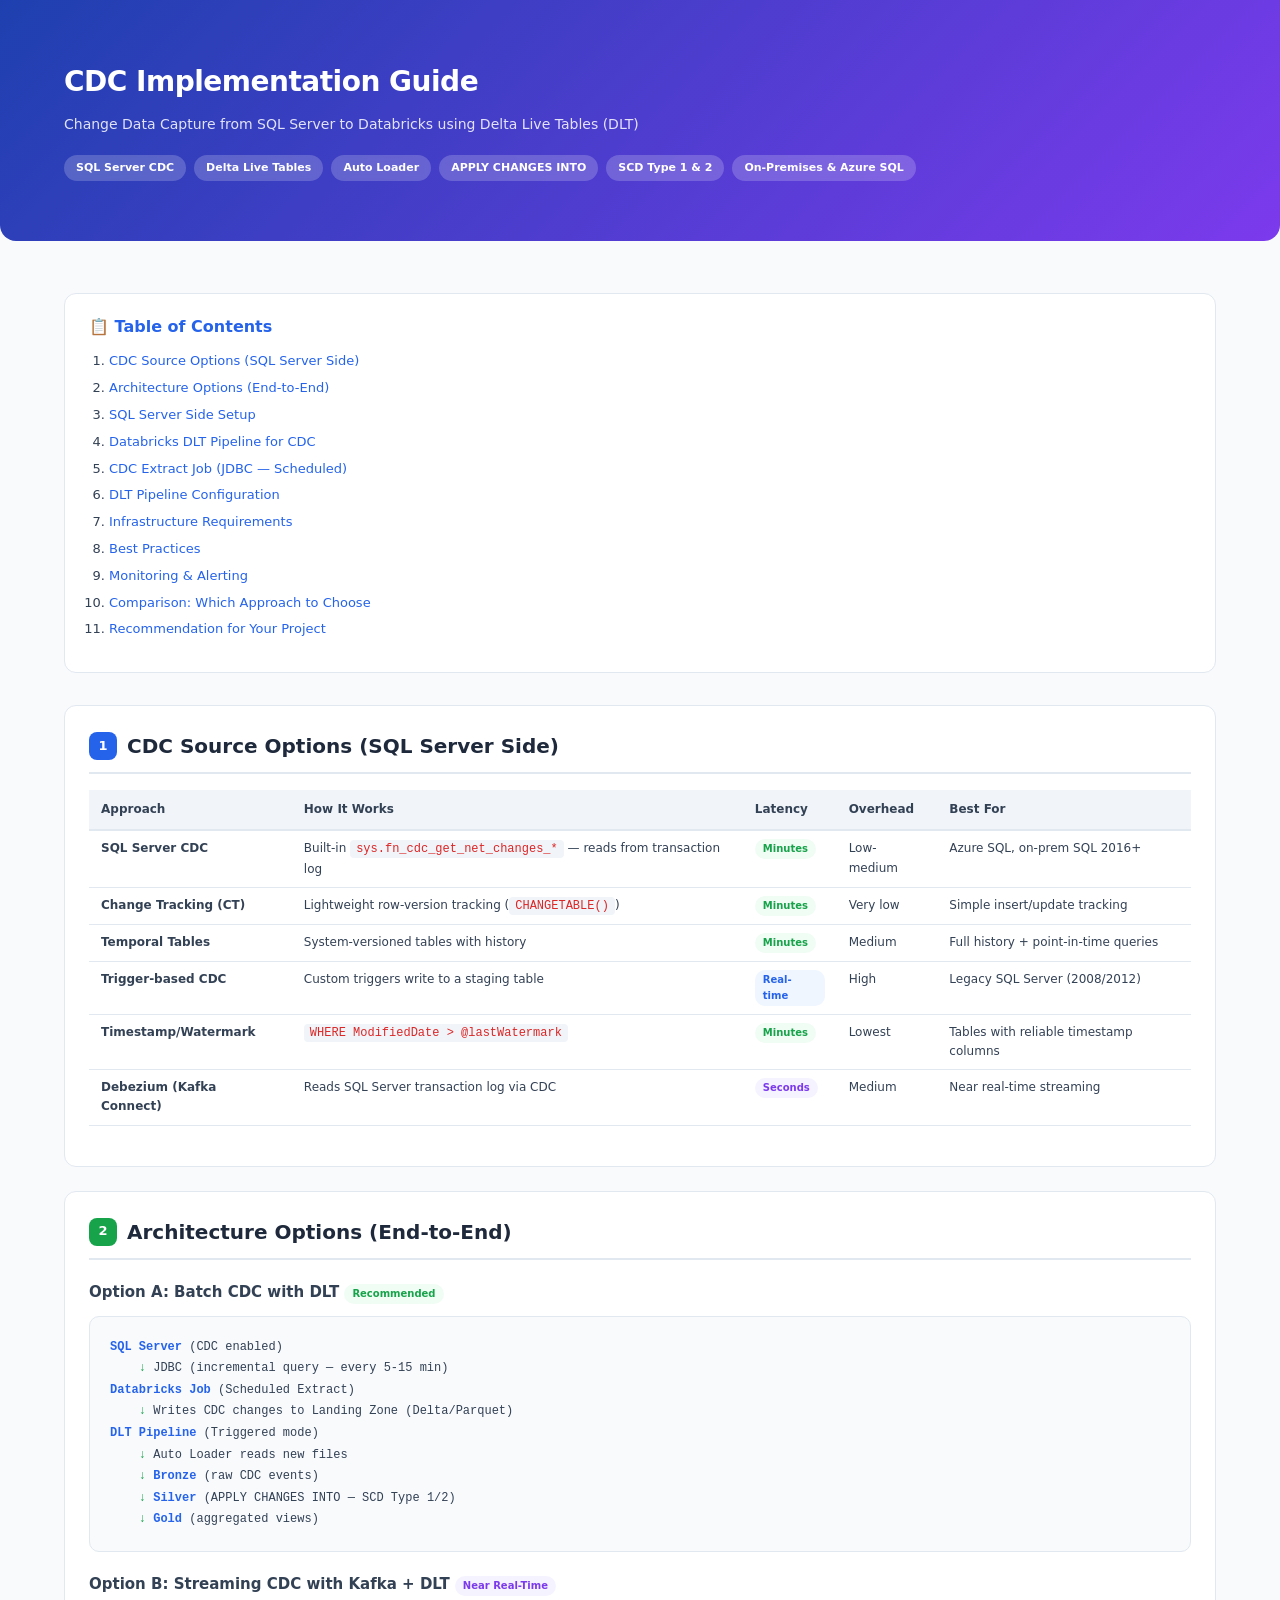
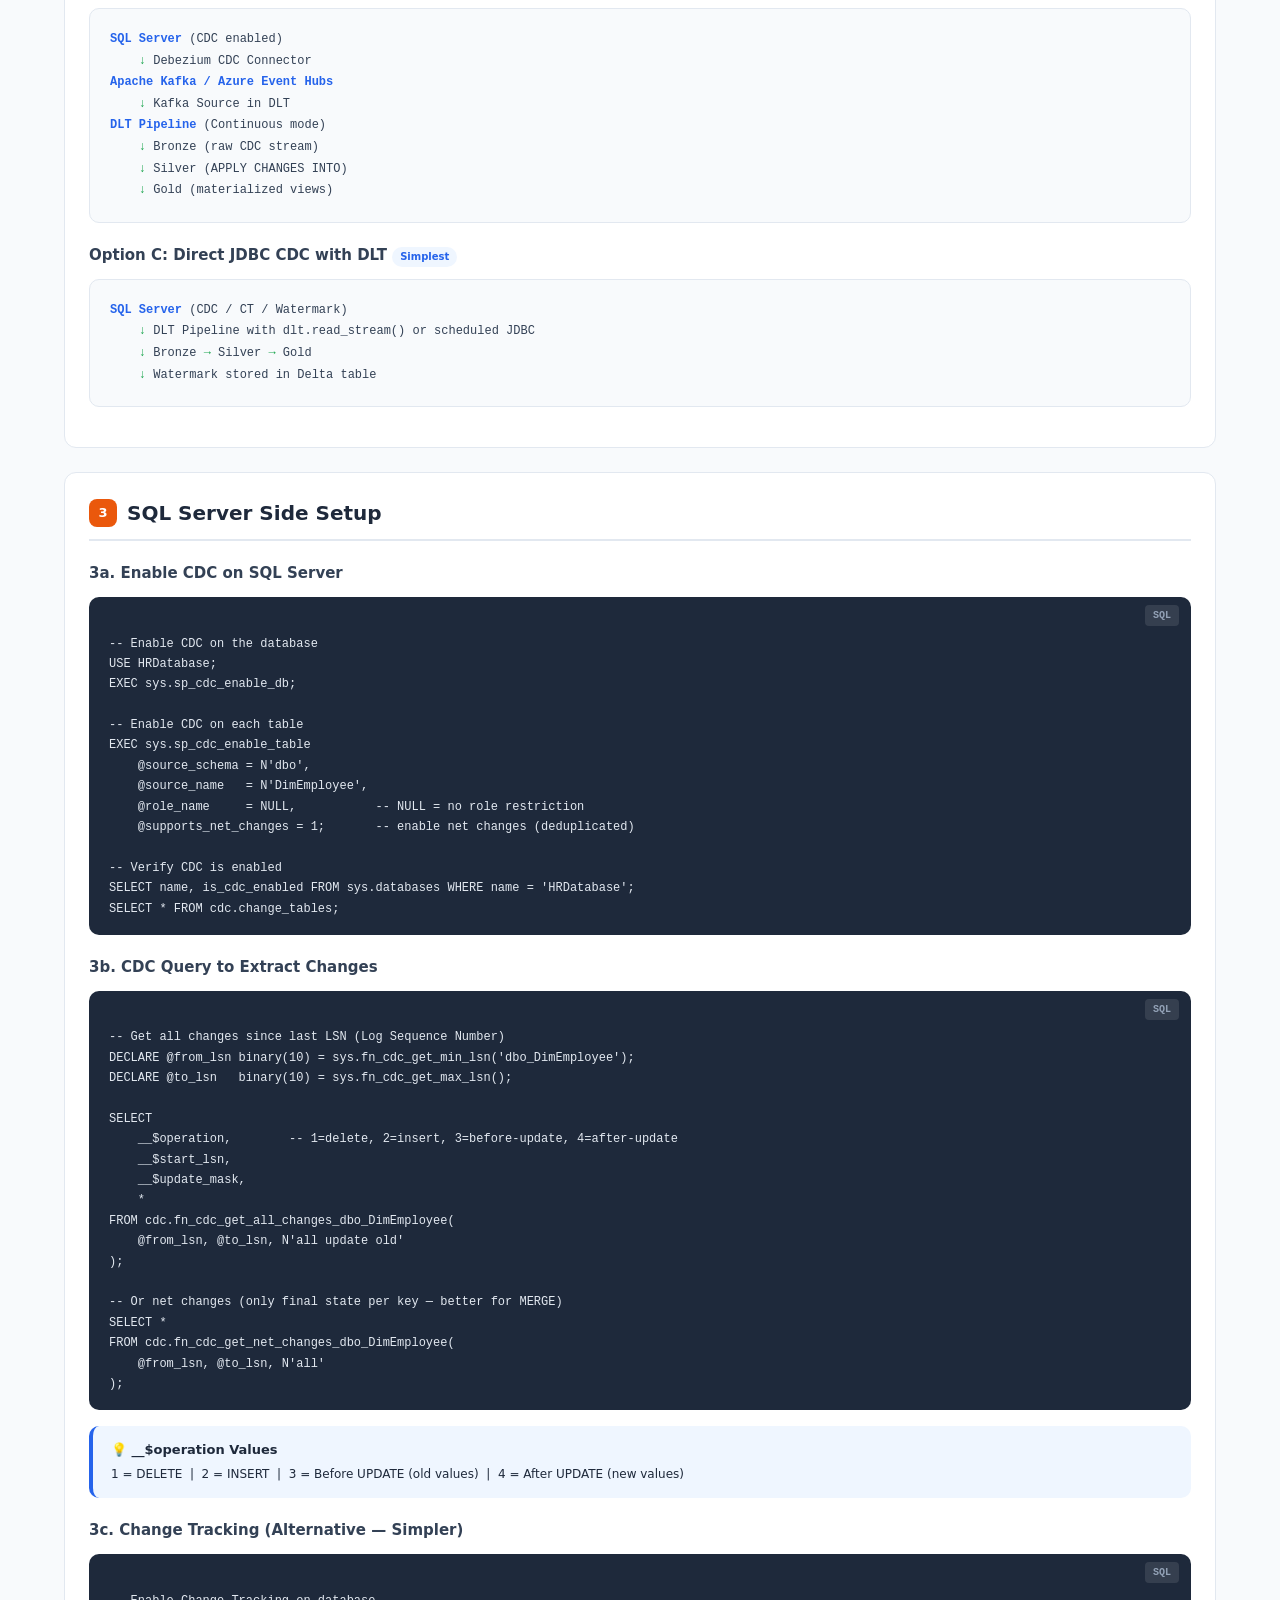
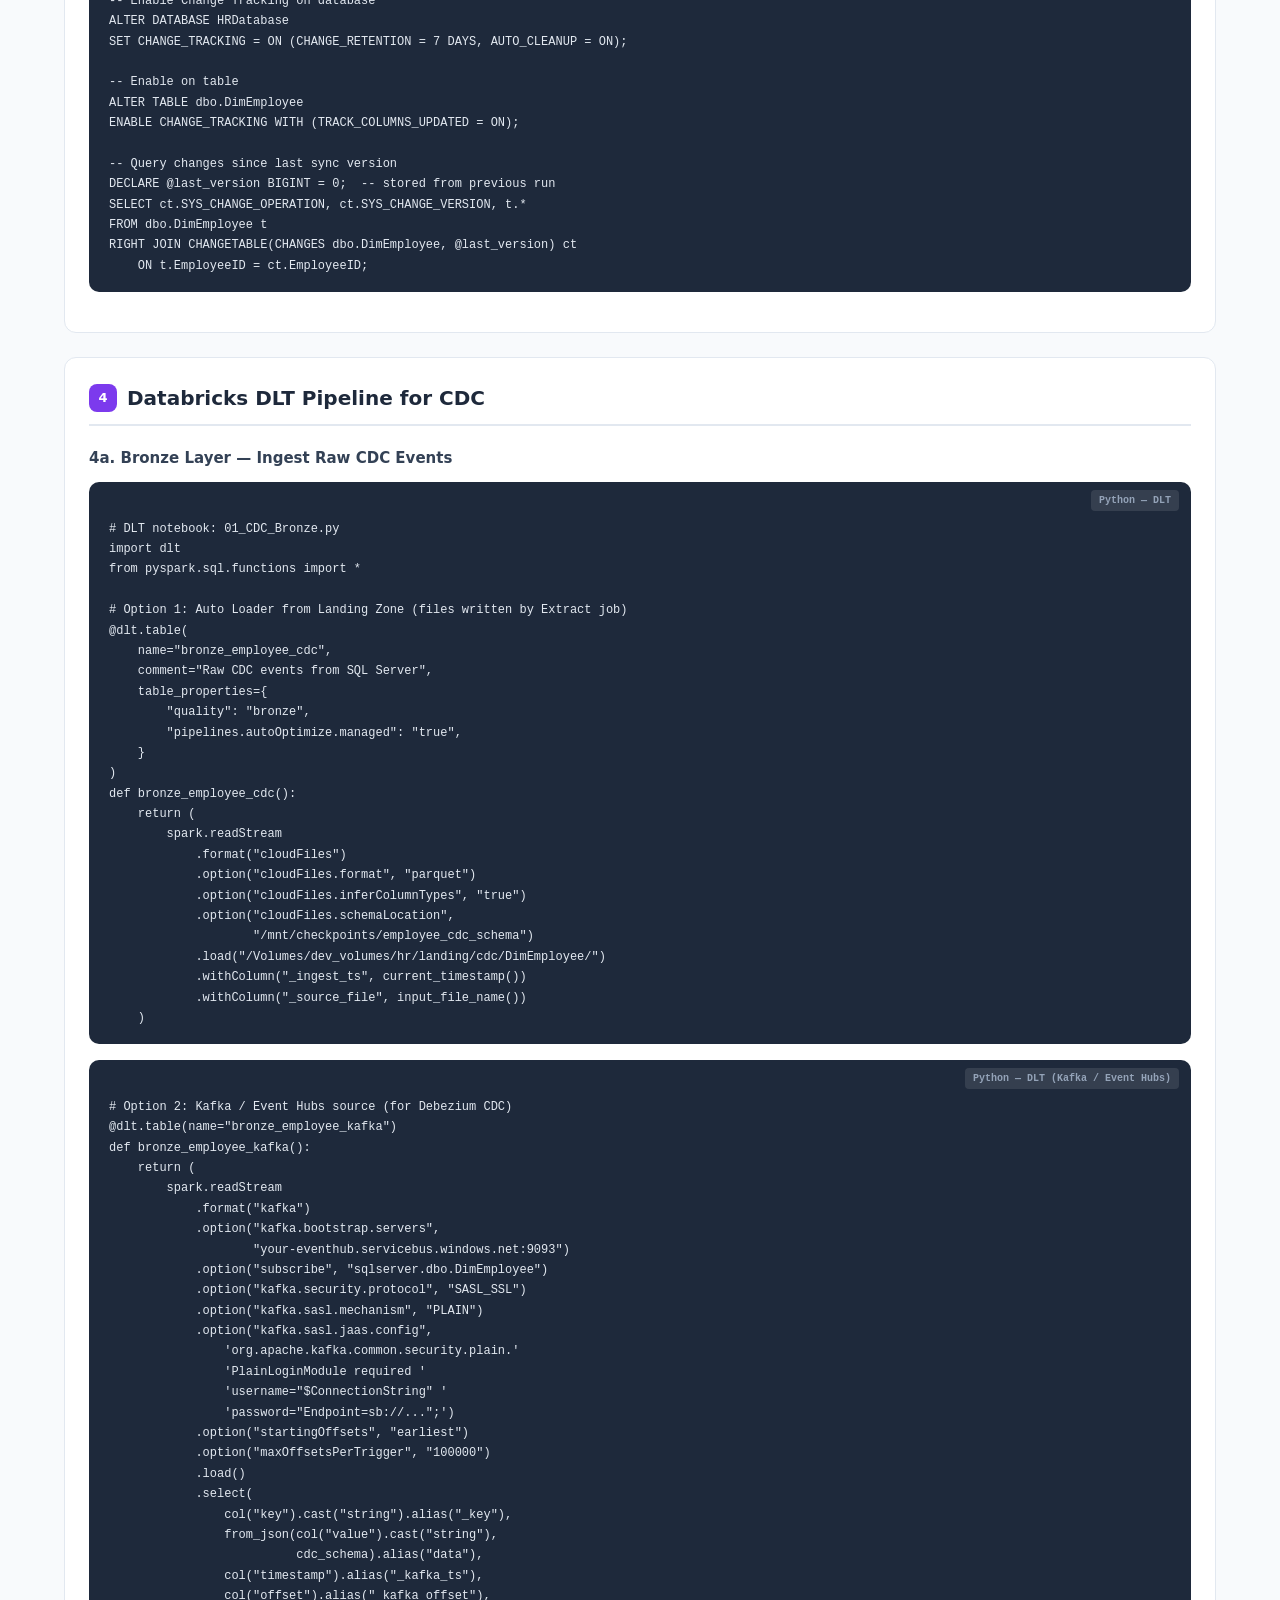
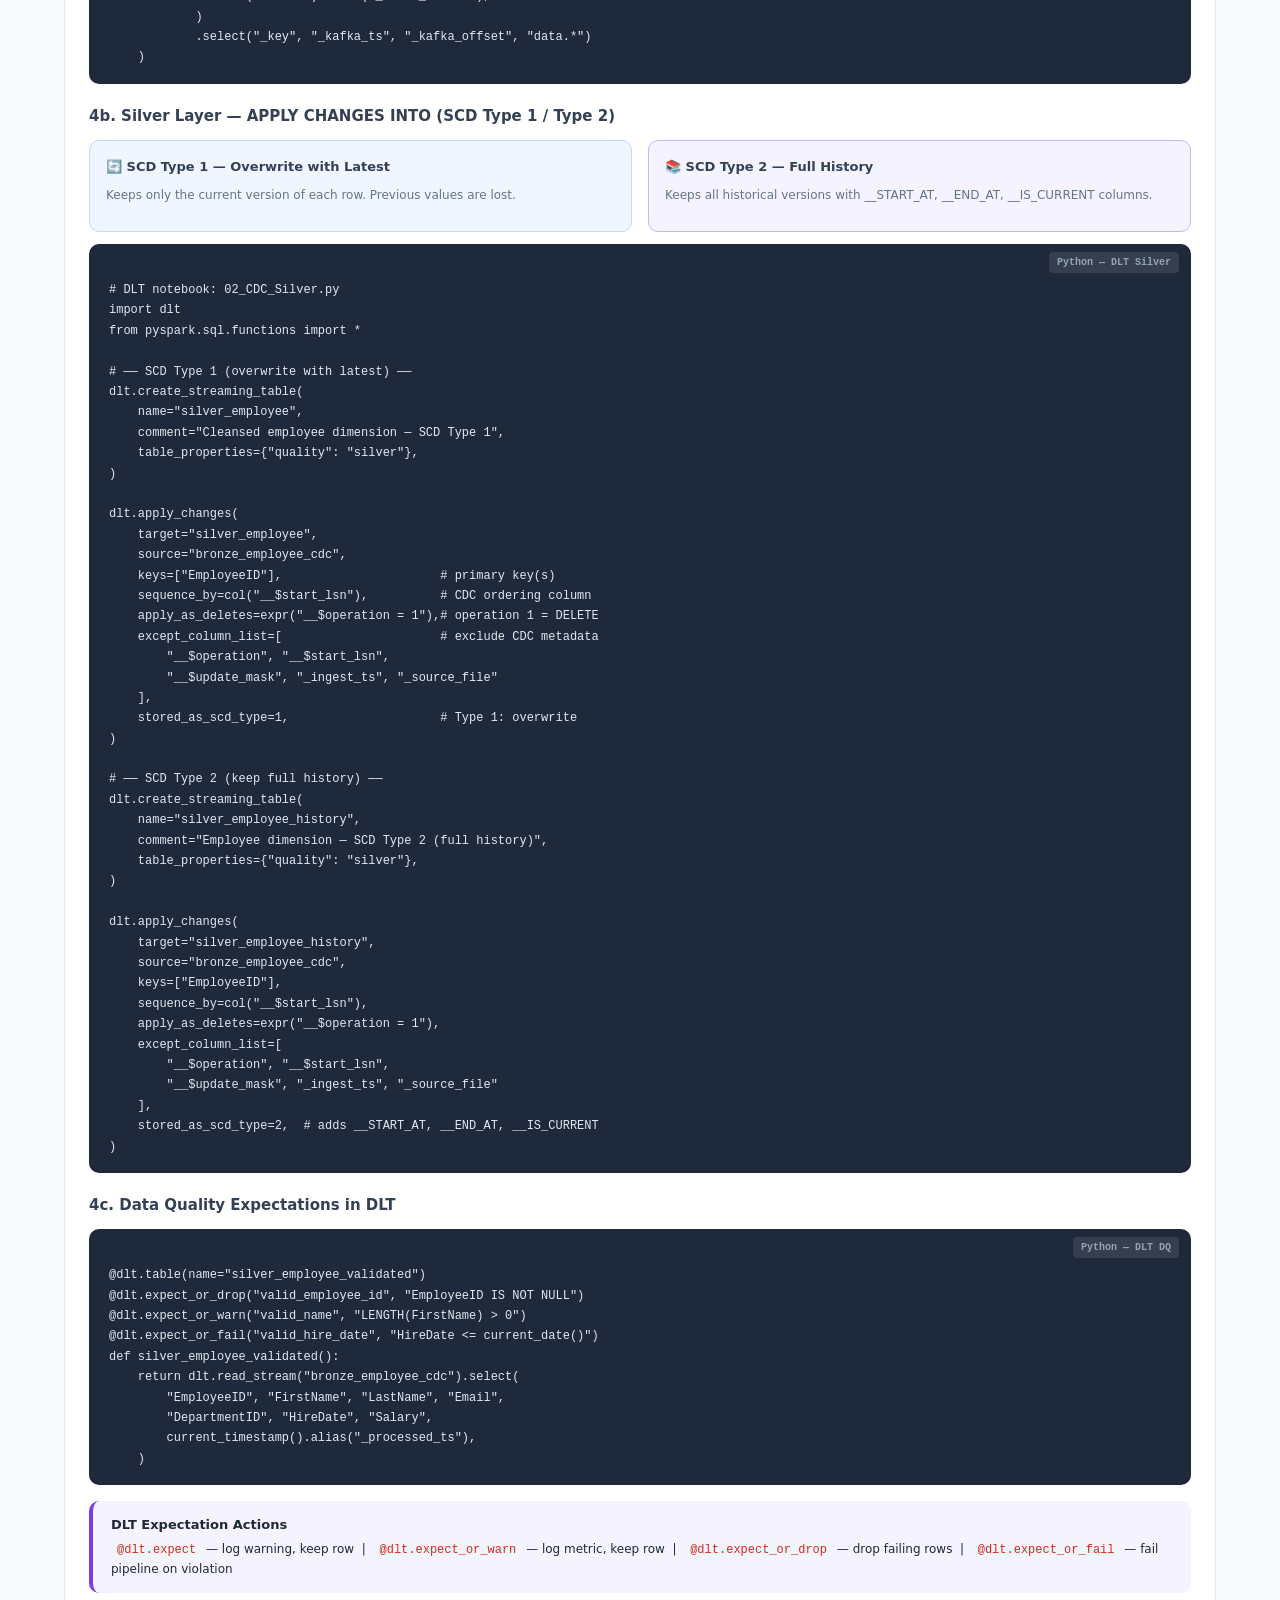
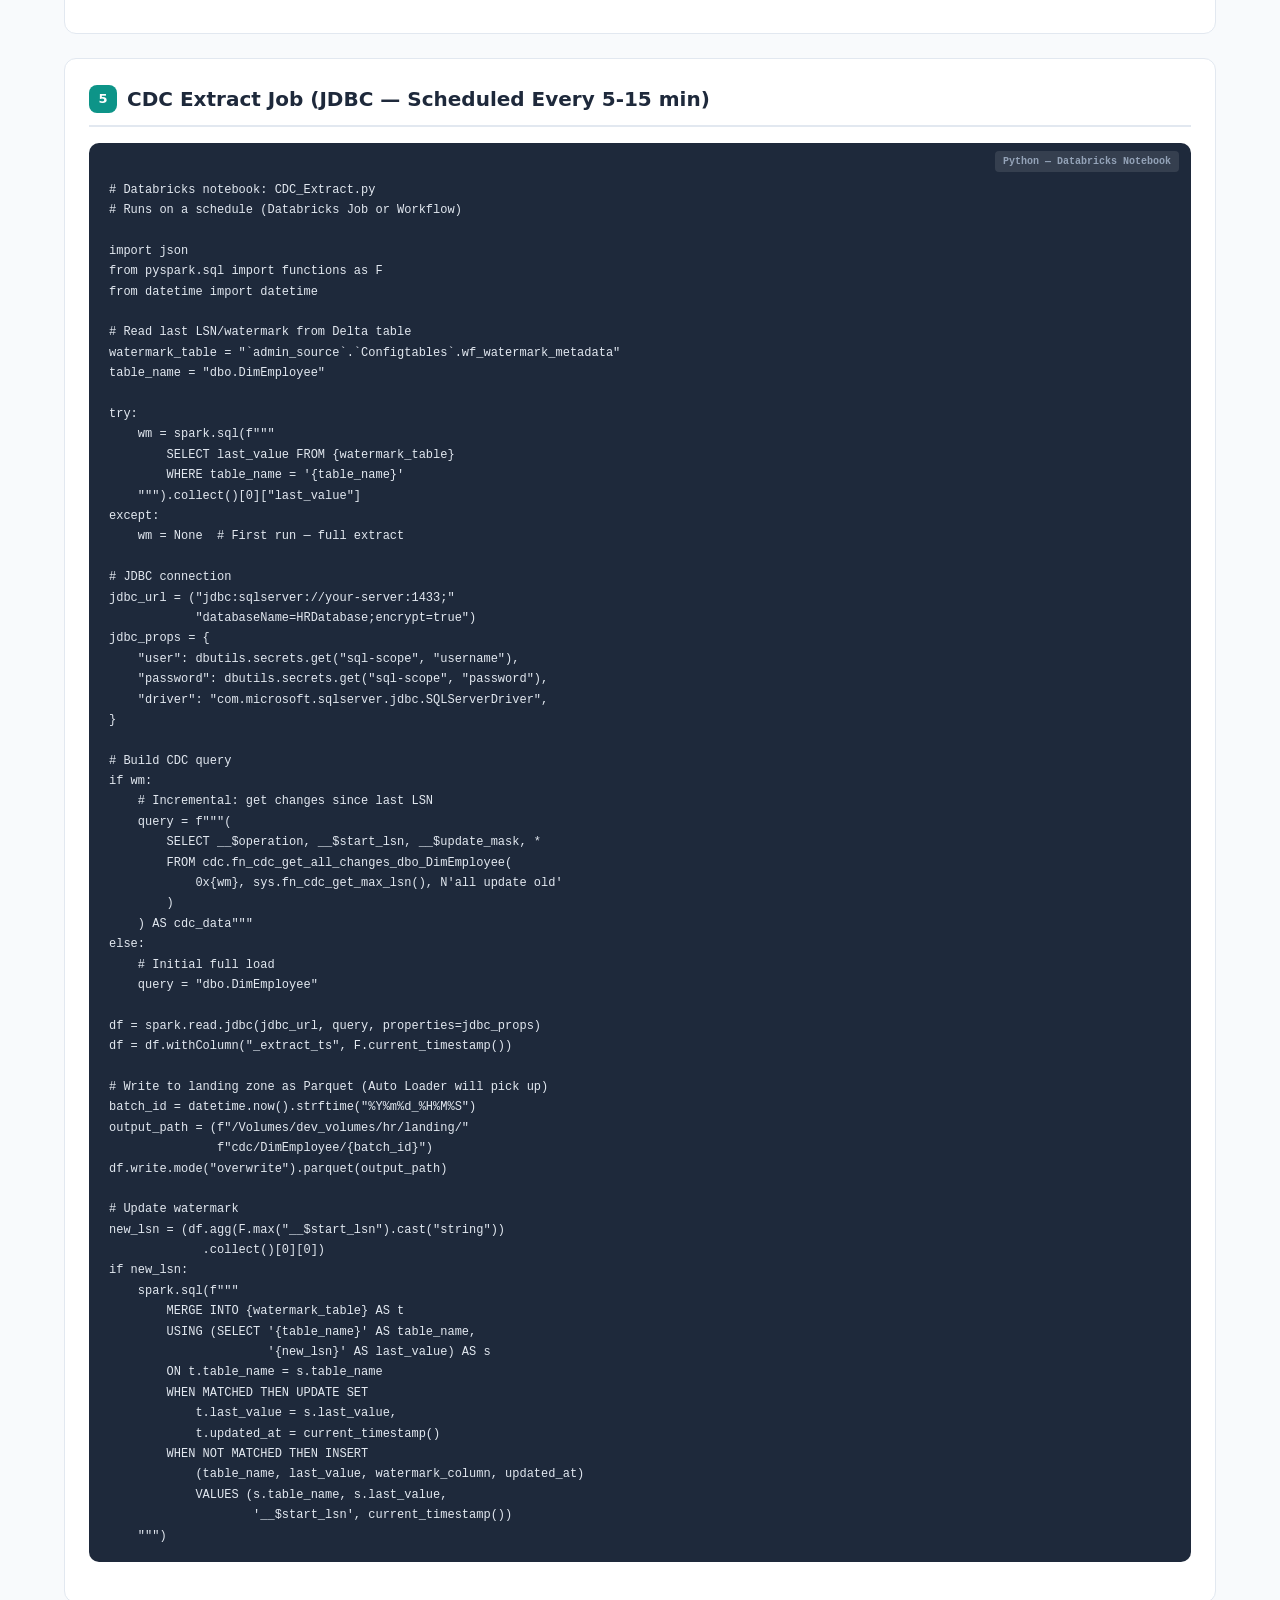
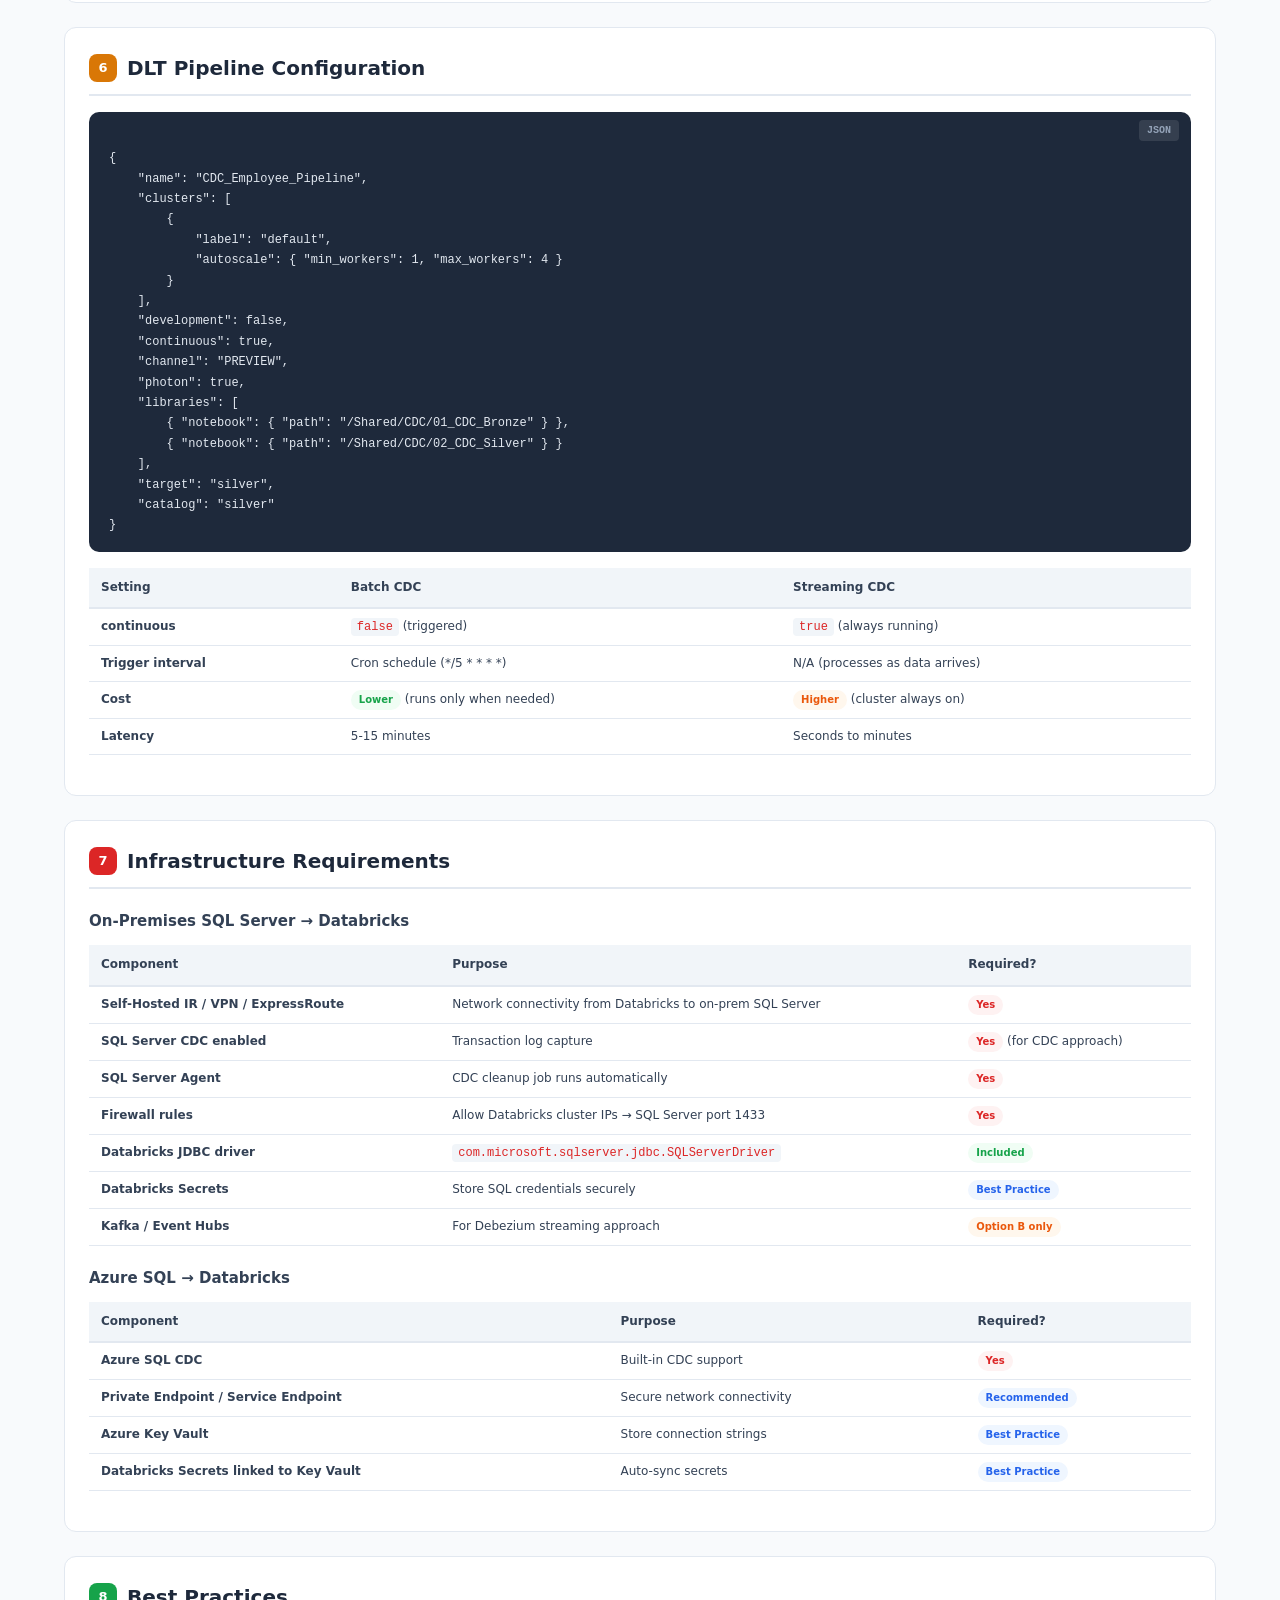
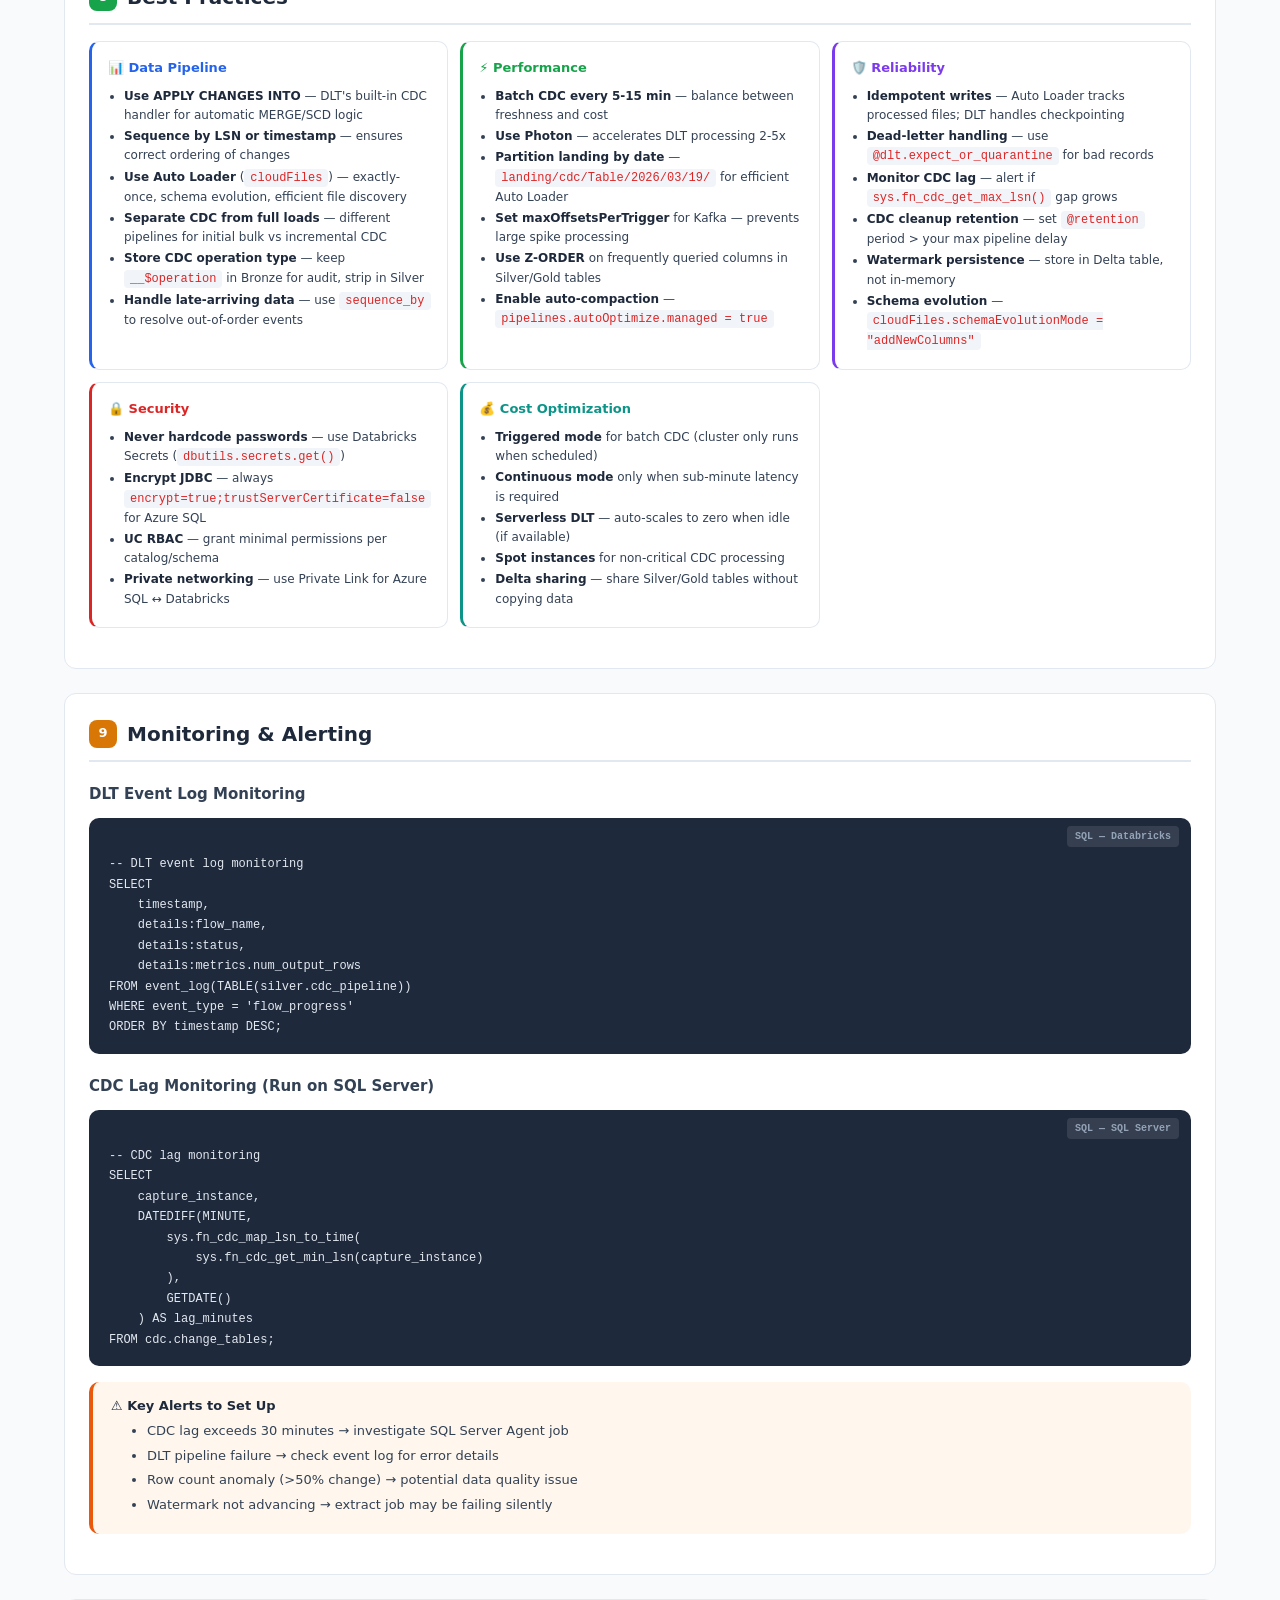
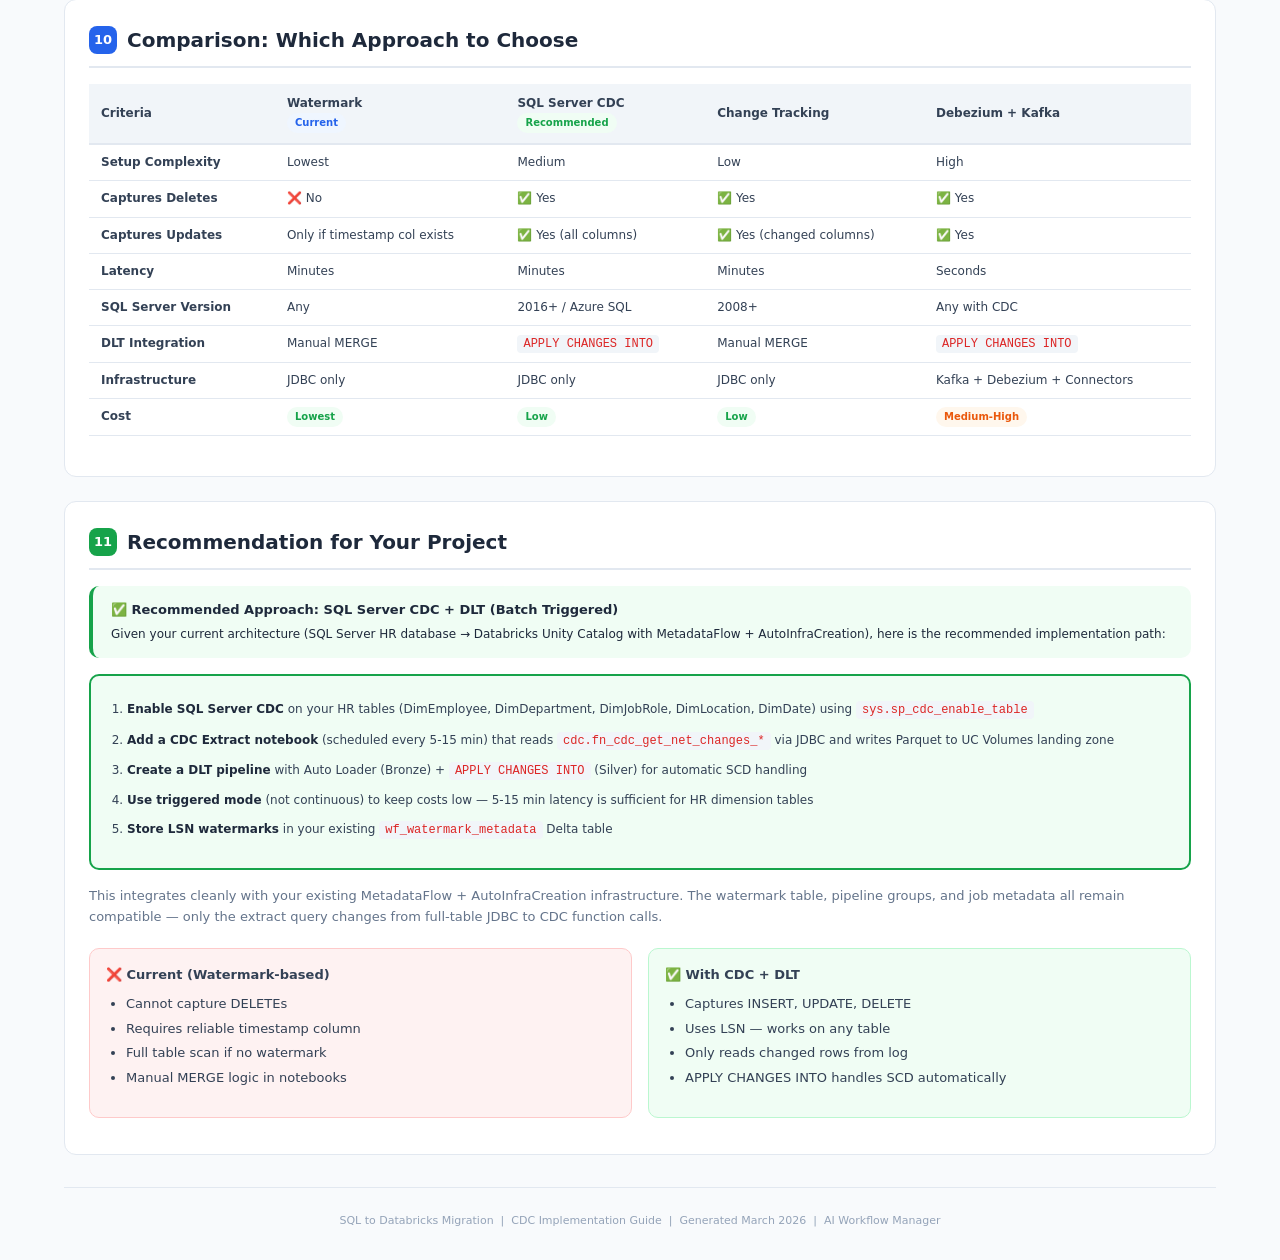
<file: docs/CDCImpAns.html>
<!DOCTYPE html>
<html lang="en">
<head>
<meta charset="UTF-8">
<meta name="viewport" content="width=device-width, initial-scale=1.0">
<title>CDC Implementation Guide — SQL Server to Databricks DLT</title>
<style>
  :root {
    --bg: #f8fafc; --surface: #ffffff; --border: #e2e8f0;
    --t1: #1e293b; --t2: #334155; --t3: #64748b; --t4: #94a3b8;
    --blue: #2563eb; --green: #16a34a; --orange: #ea580c; --red: #dc2626;
    --purple: #7c3aed; --teal: #0d9488; --amber: #d97706;
    --blue-bg: #eff6ff; --green-bg: #f0fdf4; --orange-bg: #fff7ed;
    --red-bg: #fef2f2; --purple-bg: #f5f3ff; --teal-bg: #f0fdfa; --amber-bg: #fffbeb;
    --code-bg: #1e293b; --code-fg: #e2e8f0;
  }
  * { box-sizing: border-box; margin: 0; padding: 0; }
  body { font-family: 'Segoe UI', system-ui, -apple-system, sans-serif; background: var(--bg); color: var(--t1); line-height: 1.6; }
  .container { max-width: 1200px; margin: 0 auto; padding: 20px 24px; }

  /* Header */
  .header { background: linear-gradient(135deg, #1e40af 0%, #7c3aed 100%); color: #fff; padding: 40px 0; margin-bottom: 32px; border-radius: 0 0 16px 16px; }
  .header .container { display: flex; flex-direction: column; gap: 8px; }
  .header h1 { font-size: 28px; font-weight: 800; letter-spacing: -0.5px; }
  .header .subtitle { font-size: 14px; opacity: 0.85; }
  .header .badges { display: flex; gap: 8px; margin-top: 12px; flex-wrap: wrap; }
  .header .badge { background: rgba(255,255,255,0.2); padding: 4px 12px; border-radius: 20px; font-size: 11px; font-weight: 600; backdrop-filter: blur(4px); }

  /* TOC */
  .toc { background: var(--surface); border: 1px solid var(--border); border-radius: 12px; padding: 20px 24px; margin-bottom: 32px; }
  .toc h2 { font-size: 16px; font-weight: 700; margin-bottom: 12px; color: var(--blue); }
  .toc ol { padding-left: 20px; }
  .toc li { margin-bottom: 6px; }
  .toc a { color: var(--blue); text-decoration: none; font-size: 13px; font-weight: 500; }
  .toc a:hover { text-decoration: underline; }

  /* Sections */
  .section { background: var(--surface); border: 1px solid var(--border); border-radius: 12px; padding: 24px; margin-bottom: 24px; }
  .section h2 { font-size: 20px; font-weight: 700; margin-bottom: 16px; padding-bottom: 10px; border-bottom: 2px solid var(--border); display: flex; align-items: center; gap: 10px; }
  .section h3 { font-size: 15px; font-weight: 700; margin: 20px 0 10px; color: var(--t2); }
  .section h4 { font-size: 13px; font-weight: 700; margin: 16px 0 8px; color: var(--t2); }
  .section p { font-size: 13px; color: var(--t2); margin-bottom: 10px; }

  /* Number badge for h2 */
  .num { display: inline-flex; align-items: center; justify-content: center; width: 28px; height: 28px; border-radius: 8px; font-size: 13px; font-weight: 800; color: #fff; flex-shrink: 0; }
  .num-blue { background: var(--blue); }
  .num-green { background: var(--green); }
  .num-orange { background: var(--orange); }
  .num-purple { background: var(--purple); }
  .num-teal { background: var(--teal); }
  .num-red { background: var(--red); }
  .num-amber { background: var(--amber); }

  /* Tables */
  table { width: 100%; border-collapse: collapse; margin: 12px 0 16px; font-size: 12px; }
  th { background: #f1f5f9; text-align: left; padding: 10px 12px; font-weight: 700; color: var(--t2); border-bottom: 2px solid var(--border); white-space: nowrap; }
  td { padding: 8px 12px; border-bottom: 1px solid var(--border); color: var(--t2); vertical-align: top; }
  tr:hover td { background: #f8fafc; }
  .tbl-note { font-size: 11px; color: var(--t3); margin-top: -8px; margin-bottom: 12px; font-style: italic; }

  /* Code blocks */
  pre { background: var(--code-bg); color: var(--code-fg); border-radius: 10px; padding: 16px 20px; overflow-x: auto; margin: 12px 0 16px; font-size: 12px; line-height: 1.7; font-family: 'Cascadia Code', 'Fira Code', 'Consolas', monospace; position: relative; }
  pre .lang-tag { position: absolute; top: 8px; right: 12px; background: rgba(255,255,255,0.1); color: var(--t4); padding: 2px 8px; border-radius: 4px; font-size: 10px; font-weight: 600; }
  code { font-family: 'Cascadia Code', 'Fira Code', 'Consolas', monospace; }
  .inline-code { background: #f1f5f9; padding: 2px 6px; border-radius: 4px; font-size: 12px; color: var(--red); }

  /* Callouts */
  .callout { border-radius: 10px; padding: 14px 18px; margin: 12px 0 16px; font-size: 12px; border-left: 4px solid; }
  .callout-blue { background: var(--blue-bg); border-color: var(--blue); }
  .callout-green { background: var(--green-bg); border-color: var(--green); }
  .callout-orange { background: var(--orange-bg); border-color: var(--orange); }
  .callout-red { background: var(--red-bg); border-color: var(--red); }
  .callout-purple { background: var(--purple-bg); border-color: var(--purple); }
  .callout-teal { background: var(--teal-bg); border-color: var(--teal); }
  .callout strong { display: block; margin-bottom: 4px; font-size: 13px; }

  /* Architecture diagrams (ASCII-style) */
  .arch-flow { background: #f8fafc; border: 1px solid var(--border); border-radius: 10px; padding: 20px; margin: 12px 0 16px; font-family: 'Cascadia Code', monospace; font-size: 12px; line-height: 1.8; white-space: pre; overflow-x: auto; color: var(--t2); }
  .arch-flow .highlight { color: var(--blue); font-weight: 700; }
  .arch-flow .arrow { color: var(--green); font-weight: 700; }

  /* Lists */
  ul, ol { padding-left: 20px; margin: 8px 0 12px; }
  li { font-size: 13px; margin-bottom: 4px; color: var(--t2); }
  li strong { color: var(--t1); }

  /* Cards grid */
  .cards { display: grid; grid-template-columns: repeat(auto-fit, minmax(280px, 1fr)); gap: 12px; margin: 12px 0 16px; }
  .card { border: 1px solid var(--border); border-radius: 10px; padding: 16px; background: var(--surface); }
  .card-title { font-size: 13px; font-weight: 700; margin-bottom: 8px; display: flex; align-items: center; gap: 6px; }
  .card-body { font-size: 12px; color: var(--t3); }
  .card-body ul { padding-left: 16px; margin: 0; }
  .card-body li { font-size: 12px; margin-bottom: 2px; }

  /* Status pills */
  .pill { display: inline-block; padding: 2px 8px; border-radius: 10px; font-size: 10px; font-weight: 700; }
  .pill-green { background: var(--green-bg); color: var(--green); }
  .pill-blue { background: var(--blue-bg); color: var(--blue); }
  .pill-orange { background: var(--orange-bg); color: var(--orange); }
  .pill-red { background: var(--red-bg); color: var(--red); }
  .pill-purple { background: var(--purple-bg); color: var(--purple); }

  /* Comparison highlight */
  .vs-grid { display: grid; grid-template-columns: 1fr 1fr; gap: 16px; margin: 12px 0; }
  .vs-col { border-radius: 10px; padding: 16px; }
  .vs-before { background: var(--red-bg); border: 1px solid #fecaca; }
  .vs-after { background: var(--green-bg); border: 1px solid #bbf7d0; }
  .vs-col h4 { margin: 0 0 8px; font-size: 13px; }

  /* Footer */
  .footer { text-align: center; padding: 24px; color: var(--t4); font-size: 11px; border-top: 1px solid var(--border); margin-top: 32px; }

  /* Print */
  @media print {
    .header { border-radius: 0; }
    .section, .toc { break-inside: avoid; }
    pre { white-space: pre-wrap; }
  }
</style>
</head>
<body>

<!-- ═══════════════════════════ HEADER ═══════════════════════════ -->
<div class="header">
  <div class="container">
    <h1>CDC Implementation Guide</h1>
    <div class="subtitle">Change Data Capture from SQL Server to Databricks using Delta Live Tables (DLT)</div>
    <div class="badges">
      <span class="badge">SQL Server CDC</span>
      <span class="badge">Delta Live Tables</span>
      <span class="badge">Auto Loader</span>
      <span class="badge">APPLY CHANGES INTO</span>
      <span class="badge">SCD Type 1 &amp; 2</span>
      <span class="badge">On-Premises &amp; Azure SQL</span>
    </div>
  </div>
</div>

<div class="container">

<!-- ═══════════════════════════ TABLE OF CONTENTS ═══════════════════════════ -->
<div class="toc">
  <h2>📋 Table of Contents</h2>
  <ol>
    <li><a href="#sec1">CDC Source Options (SQL Server Side)</a></li>
    <li><a href="#sec2">Architecture Options (End-to-End)</a></li>
    <li><a href="#sec3">SQL Server Side Setup</a></li>
    <li><a href="#sec4">Databricks DLT Pipeline for CDC</a></li>
    <li><a href="#sec5">CDC Extract Job (JDBC — Scheduled)</a></li>
    <li><a href="#sec6">DLT Pipeline Configuration</a></li>
    <li><a href="#sec7">Infrastructure Requirements</a></li>
    <li><a href="#sec8">Best Practices</a></li>
    <li><a href="#sec9">Monitoring &amp; Alerting</a></li>
    <li><a href="#sec10">Comparison: Which Approach to Choose</a></li>
    <li><a href="#sec11">Recommendation for Your Project</a></li>
  </ol>
</div>

<!-- ═══════════════════════════ SECTION 1 ═══════════════════════════ -->
<div class="section" id="sec1">
  <h2><span class="num num-blue">1</span> CDC Source Options (SQL Server Side)</h2>

  <table>
    <thead>
      <tr>
        <th>Approach</th>
        <th>How It Works</th>
        <th>Latency</th>
        <th>Overhead</th>
        <th>Best For</th>
      </tr>
    </thead>
    <tbody>
      <tr>
        <td><strong>SQL Server CDC</strong></td>
        <td>Built-in <code class="inline-code">sys.fn_cdc_get_net_changes_*</code> — reads from transaction log</td>
        <td><span class="pill pill-green">Minutes</span></td>
        <td>Low-medium</td>
        <td>Azure SQL, on-prem SQL 2016+</td>
      </tr>
      <tr>
        <td><strong>Change Tracking (CT)</strong></td>
        <td>Lightweight row-version tracking (<code class="inline-code">CHANGETABLE()</code>)</td>
        <td><span class="pill pill-green">Minutes</span></td>
        <td>Very low</td>
        <td>Simple insert/update tracking</td>
      </tr>
      <tr>
        <td><strong>Temporal Tables</strong></td>
        <td>System-versioned tables with history</td>
        <td><span class="pill pill-green">Minutes</span></td>
        <td>Medium</td>
        <td>Full history + point-in-time queries</td>
      </tr>
      <tr>
        <td><strong>Trigger-based CDC</strong></td>
        <td>Custom triggers write to a staging table</td>
        <td><span class="pill pill-blue">Real-time</span></td>
        <td>High</td>
        <td>Legacy SQL Server (2008/2012)</td>
      </tr>
      <tr>
        <td><strong>Timestamp/Watermark</strong></td>
        <td><code class="inline-code">WHERE ModifiedDate > @lastWatermark</code></td>
        <td><span class="pill pill-green">Minutes</span></td>
        <td>Lowest</td>
        <td>Tables with reliable timestamp columns</td>
      </tr>
      <tr>
        <td><strong>Debezium (Kafka Connect)</strong></td>
        <td>Reads SQL Server transaction log via CDC</td>
        <td><span class="pill pill-purple">Seconds</span></td>
        <td>Medium</td>
        <td>Near real-time streaming</td>
      </tr>
    </tbody>
  </table>
</div>

<!-- ═══════════════════════════ SECTION 2 ═══════════════════════════ -->
<div class="section" id="sec2">
  <h2><span class="num num-green">2</span> Architecture Options (End-to-End)</h2>

  <h3>Option A: Batch CDC with DLT <span class="pill pill-green">Recommended</span></h3>
  <div class="arch-flow"><span class="highlight">SQL Server</span> (CDC enabled)
    <span class="arrow">↓</span> JDBC (incremental query — every 5-15 min)
<span class="highlight">Databricks Job</span> (Scheduled Extract)
    <span class="arrow">↓</span> Writes CDC changes to Landing Zone (Delta/Parquet)
<span class="highlight">DLT Pipeline</span> (Triggered mode)
    <span class="arrow">↓</span> Auto Loader reads new files
    <span class="arrow">↓</span> <span class="highlight">Bronze</span> (raw CDC events)
    <span class="arrow">↓</span> <span class="highlight">Silver</span> (APPLY CHANGES INTO — SCD Type 1/2)
    <span class="arrow">↓</span> <span class="highlight">Gold</span> (aggregated views)</div>

  <h3>Option B: Streaming CDC with Kafka + DLT <span class="pill pill-purple">Near Real-Time</span></h3>
  <div class="arch-flow"><span class="highlight">SQL Server</span> (CDC enabled)
    <span class="arrow">↓</span> Debezium CDC Connector
<span class="highlight">Apache Kafka / Azure Event Hubs</span>
    <span class="arrow">↓</span> Kafka Source in DLT
<span class="highlight">DLT Pipeline</span> (Continuous mode)
    <span class="arrow">↓</span> Bronze (raw CDC stream)
    <span class="arrow">↓</span> Silver (APPLY CHANGES INTO)
    <span class="arrow">↓</span> Gold (materialized views)</div>

  <h3>Option C: Direct JDBC CDC with DLT <span class="pill pill-blue">Simplest</span></h3>
  <div class="arch-flow"><span class="highlight">SQL Server</span> (CDC / CT / Watermark)
    <span class="arrow">↓</span> DLT Pipeline with dlt.read_stream() or scheduled JDBC
    <span class="arrow">↓</span> Bronze <span class="arrow">→</span> Silver <span class="arrow">→</span> Gold
    <span class="arrow">↓</span> Watermark stored in Delta table</div>
</div>

<!-- ═══════════════════════════ SECTION 3 ═══════════════════════════ -->
<div class="section" id="sec3">
  <h2><span class="num num-orange">3</span> SQL Server Side Setup</h2>

  <h3>3a. Enable CDC on SQL Server</h3>
  <pre><span class="lang-tag">SQL</span>
-- Enable CDC on the database
USE HRDatabase;
EXEC sys.sp_cdc_enable_db;

-- Enable CDC on each table
EXEC sys.sp_cdc_enable_table
    @source_schema = N'dbo',
    @source_name   = N'DimEmployee',
    @role_name     = NULL,           -- NULL = no role restriction
    @supports_net_changes = 1;       -- enable net changes (deduplicated)

-- Verify CDC is enabled
SELECT name, is_cdc_enabled FROM sys.databases WHERE name = 'HRDatabase';
SELECT * FROM cdc.change_tables;</pre>

  <h3>3b. CDC Query to Extract Changes</h3>
  <pre><span class="lang-tag">SQL</span>
-- Get all changes since last LSN (Log Sequence Number)
DECLARE @from_lsn binary(10) = sys.fn_cdc_get_min_lsn('dbo_DimEmployee');
DECLARE @to_lsn   binary(10) = sys.fn_cdc_get_max_lsn();

SELECT
    __$operation,        -- 1=delete, 2=insert, 3=before-update, 4=after-update
    __$start_lsn,
    __$update_mask,
    *
FROM cdc.fn_cdc_get_all_changes_dbo_DimEmployee(
    @from_lsn, @to_lsn, N'all update old'
);

-- Or net changes (only final state per key — better for MERGE)
SELECT *
FROM cdc.fn_cdc_get_net_changes_dbo_DimEmployee(
    @from_lsn, @to_lsn, N'all'
);</pre>

  <div class="callout callout-blue">
    <strong>💡 __$operation Values</strong>
    1 = DELETE &nbsp;|&nbsp; 2 = INSERT &nbsp;|&nbsp; 3 = Before UPDATE (old values) &nbsp;|&nbsp; 4 = After UPDATE (new values)
  </div>

  <h3>3c. Change Tracking (Alternative — Simpler)</h3>
  <pre><span class="lang-tag">SQL</span>
-- Enable Change Tracking on database
ALTER DATABASE HRDatabase
SET CHANGE_TRACKING = ON (CHANGE_RETENTION = 7 DAYS, AUTO_CLEANUP = ON);

-- Enable on table
ALTER TABLE dbo.DimEmployee
ENABLE CHANGE_TRACKING WITH (TRACK_COLUMNS_UPDATED = ON);

-- Query changes since last sync version
DECLARE @last_version BIGINT = 0;  -- stored from previous run
SELECT ct.SYS_CHANGE_OPERATION, ct.SYS_CHANGE_VERSION, t.*
FROM dbo.DimEmployee t
RIGHT JOIN CHANGETABLE(CHANGES dbo.DimEmployee, @last_version) ct
    ON t.EmployeeID = ct.EmployeeID;</pre>
</div>

<!-- ═══════════════════════════ SECTION 4 ═══════════════════════════ -->
<div class="section" id="sec4">
  <h2><span class="num num-purple">4</span> Databricks DLT Pipeline for CDC</h2>

  <h3>4a. Bronze Layer — Ingest Raw CDC Events</h3>
  <pre><span class="lang-tag">Python — DLT</span>
# DLT notebook: 01_CDC_Bronze.py
import dlt
from pyspark.sql.functions import *

# Option 1: Auto Loader from Landing Zone (files written by Extract job)
@dlt.table(
    name="bronze_employee_cdc",
    comment="Raw CDC events from SQL Server",
    table_properties={
        "quality": "bronze",
        "pipelines.autoOptimize.managed": "true",
    }
)
def bronze_employee_cdc():
    return (
        spark.readStream
            .format("cloudFiles")
            .option("cloudFiles.format", "parquet")
            .option("cloudFiles.inferColumnTypes", "true")
            .option("cloudFiles.schemaLocation",
                    "/mnt/checkpoints/employee_cdc_schema")
            .load("/Volumes/dev_volumes/hr/landing/cdc/DimEmployee/")
            .withColumn("_ingest_ts", current_timestamp())
            .withColumn("_source_file", input_file_name())
    )</pre>

  <pre><span class="lang-tag">Python — DLT (Kafka / Event Hubs)</span>
# Option 2: Kafka / Event Hubs source (for Debezium CDC)
@dlt.table(name="bronze_employee_kafka")
def bronze_employee_kafka():
    return (
        spark.readStream
            .format("kafka")
            .option("kafka.bootstrap.servers",
                    "your-eventhub.servicebus.windows.net:9093")
            .option("subscribe", "sqlserver.dbo.DimEmployee")
            .option("kafka.security.protocol", "SASL_SSL")
            .option("kafka.sasl.mechanism", "PLAIN")
            .option("kafka.sasl.jaas.config",
                'org.apache.kafka.common.security.plain.'
                'PlainLoginModule required '
                'username="$ConnectionString" '
                'password="Endpoint=sb://...";')
            .option("startingOffsets", "earliest")
            .option("maxOffsetsPerTrigger", "100000")
            .load()
            .select(
                col("key").cast("string").alias("_key"),
                from_json(col("value").cast("string"),
                          cdc_schema).alias("data"),
                col("timestamp").alias("_kafka_ts"),
                col("offset").alias("_kafka_offset"),
            )
            .select("_key", "_kafka_ts", "_kafka_offset", "data.*")
    )</pre>

  <h3>4b. Silver Layer — APPLY CHANGES INTO (SCD Type 1 / Type 2)</h3>

  <div class="vs-grid">
    <div class="vs-col" style="background: var(--blue-bg); border: 1px solid #bfdbfe;">
      <h4>🔄 SCD Type 1 — Overwrite with Latest</h4>
      <p style="font-size:12px;color:var(--t3);">Keeps only the current version of each row. Previous values are lost.</p>
    </div>
    <div class="vs-col" style="background: var(--purple-bg); border: 1px solid #c4b5fd;">
      <h4>📚 SCD Type 2 — Full History</h4>
      <p style="font-size:12px;color:var(--t3);">Keeps all historical versions with __START_AT, __END_AT, __IS_CURRENT columns.</p>
    </div>
  </div>

  <pre><span class="lang-tag">Python — DLT Silver</span>
# DLT notebook: 02_CDC_Silver.py
import dlt
from pyspark.sql.functions import *

# ── SCD Type 1 (overwrite with latest) ──
dlt.create_streaming_table(
    name="silver_employee",
    comment="Cleansed employee dimension — SCD Type 1",
    table_properties={"quality": "silver"},
)

dlt.apply_changes(
    target="silver_employee",
    source="bronze_employee_cdc",
    keys=["EmployeeID"],                      # primary key(s)
    sequence_by=col("__$start_lsn"),          # CDC ordering column
    apply_as_deletes=expr("__$operation = 1"),# operation 1 = DELETE
    except_column_list=[                      # exclude CDC metadata
        "__$operation", "__$start_lsn",
        "__$update_mask", "_ingest_ts", "_source_file"
    ],
    stored_as_scd_type=1,                     # Type 1: overwrite
)

# ── SCD Type 2 (keep full history) ──
dlt.create_streaming_table(
    name="silver_employee_history",
    comment="Employee dimension — SCD Type 2 (full history)",
    table_properties={"quality": "silver"},
)

dlt.apply_changes(
    target="silver_employee_history",
    source="bronze_employee_cdc",
    keys=["EmployeeID"],
    sequence_by=col("__$start_lsn"),
    apply_as_deletes=expr("__$operation = 1"),
    except_column_list=[
        "__$operation", "__$start_lsn",
        "__$update_mask", "_ingest_ts", "_source_file"
    ],
    stored_as_scd_type=2,  # adds __START_AT, __END_AT, __IS_CURRENT
)</pre>

  <h3>4c. Data Quality Expectations in DLT</h3>
  <pre><span class="lang-tag">Python — DLT DQ</span>
@dlt.table(name="silver_employee_validated")
@dlt.expect_or_drop("valid_employee_id", "EmployeeID IS NOT NULL")
@dlt.expect_or_warn("valid_name", "LENGTH(FirstName) > 0")
@dlt.expect_or_fail("valid_hire_date", "HireDate &lt;= current_date()")
def silver_employee_validated():
    return dlt.read_stream("bronze_employee_cdc").select(
        "EmployeeID", "FirstName", "LastName", "Email",
        "DepartmentID", "HireDate", "Salary",
        current_timestamp().alias("_processed_ts"),
    )</pre>

  <div class="callout callout-purple">
    <strong>DLT Expectation Actions</strong>
    <code class="inline-code">@dlt.expect</code> — log warning, keep row &nbsp;|&nbsp;
    <code class="inline-code">@dlt.expect_or_warn</code> — log metric, keep row &nbsp;|&nbsp;
    <code class="inline-code">@dlt.expect_or_drop</code> — drop failing rows &nbsp;|&nbsp;
    <code class="inline-code">@dlt.expect_or_fail</code> — fail pipeline on violation
  </div>
</div>

<!-- ═══════════════════════════ SECTION 5 ═══════════════════════════ -->
<div class="section" id="sec5">
  <h2><span class="num num-teal">5</span> CDC Extract Job (JDBC — Scheduled Every 5-15 min)</h2>

  <pre><span class="lang-tag">Python — Databricks Notebook</span>
# Databricks notebook: CDC_Extract.py
# Runs on a schedule (Databricks Job or Workflow)

import json
from pyspark.sql import functions as F
from datetime import datetime

# Read last LSN/watermark from Delta table
watermark_table = "`admin_source`.`Configtables`.wf_watermark_metadata"
table_name = "dbo.DimEmployee"

try:
    wm = spark.sql(f"""
        SELECT last_value FROM {watermark_table}
        WHERE table_name = '{table_name}'
    """).collect()[0]["last_value"]
except:
    wm = None  # First run — full extract

# JDBC connection
jdbc_url = ("jdbc:sqlserver://your-server:1433;"
            "databaseName=HRDatabase;encrypt=true")
jdbc_props = {
    "user": dbutils.secrets.get("sql-scope", "username"),
    "password": dbutils.secrets.get("sql-scope", "password"),
    "driver": "com.microsoft.sqlserver.jdbc.SQLServerDriver",
}

# Build CDC query
if wm:
    # Incremental: get changes since last LSN
    query = f"""(
        SELECT __$operation, __$start_lsn, __$update_mask, *
        FROM cdc.fn_cdc_get_all_changes_dbo_DimEmployee(
            0x{wm}, sys.fn_cdc_get_max_lsn(), N'all update old'
        )
    ) AS cdc_data"""
else:
    # Initial full load
    query = "dbo.DimEmployee"

df = spark.read.jdbc(jdbc_url, query, properties=jdbc_props)
df = df.withColumn("_extract_ts", F.current_timestamp())

# Write to landing zone as Parquet (Auto Loader will pick up)
batch_id = datetime.now().strftime("%Y%m%d_%H%M%S")
output_path = (f"/Volumes/dev_volumes/hr/landing/"
               f"cdc/DimEmployee/{batch_id}")
df.write.mode("overwrite").parquet(output_path)

# Update watermark
new_lsn = (df.agg(F.max("__$start_lsn").cast("string"))
             .collect()[0][0])
if new_lsn:
    spark.sql(f"""
        MERGE INTO {watermark_table} AS t
        USING (SELECT '{table_name}' AS table_name,
                      '{new_lsn}' AS last_value) AS s
        ON t.table_name = s.table_name
        WHEN MATCHED THEN UPDATE SET
            t.last_value = s.last_value,
            t.updated_at = current_timestamp()
        WHEN NOT MATCHED THEN INSERT
            (table_name, last_value, watermark_column, updated_at)
            VALUES (s.table_name, s.last_value,
                    '__$start_lsn', current_timestamp())
    """)</pre>
</div>

<!-- ═══════════════════════════ SECTION 6 ═══════════════════════════ -->
<div class="section" id="sec6">
  <h2><span class="num num-amber">6</span> DLT Pipeline Configuration</h2>

  <pre><span class="lang-tag">JSON</span>
{
    "name": "CDC_Employee_Pipeline",
    "clusters": [
        {
            "label": "default",
            "autoscale": { "min_workers": 1, "max_workers": 4 }
        }
    ],
    "development": false,
    "continuous": true,
    "channel": "PREVIEW",
    "photon": true,
    "libraries": [
        { "notebook": { "path": "/Shared/CDC/01_CDC_Bronze" } },
        { "notebook": { "path": "/Shared/CDC/02_CDC_Silver" } }
    ],
    "target": "silver",
    "catalog": "silver"
}</pre>

  <table>
    <thead>
      <tr><th>Setting</th><th>Batch CDC</th><th>Streaming CDC</th></tr>
    </thead>
    <tbody>
      <tr>
        <td><strong>continuous</strong></td>
        <td><code class="inline-code">false</code> (triggered)</td>
        <td><code class="inline-code">true</code> (always running)</td>
      </tr>
      <tr>
        <td><strong>Trigger interval</strong></td>
        <td>Cron schedule (*/5 * * * *)</td>
        <td>N/A (processes as data arrives)</td>
      </tr>
      <tr>
        <td><strong>Cost</strong></td>
        <td><span class="pill pill-green">Lower</span> (runs only when needed)</td>
        <td><span class="pill pill-orange">Higher</span> (cluster always on)</td>
      </tr>
      <tr>
        <td><strong>Latency</strong></td>
        <td>5-15 minutes</td>
        <td>Seconds to minutes</td>
      </tr>
    </tbody>
  </table>
</div>

<!-- ═══════════════════════════ SECTION 7 ═══════════════════════════ -->
<div class="section" id="sec7">
  <h2><span class="num num-red">7</span> Infrastructure Requirements</h2>

  <h3>On-Premises SQL Server → Databricks</h3>
  <table>
    <thead>
      <tr><th>Component</th><th>Purpose</th><th>Required?</th></tr>
    </thead>
    <tbody>
      <tr><td><strong>Self-Hosted IR / VPN / ExpressRoute</strong></td><td>Network connectivity from Databricks to on-prem SQL Server</td><td><span class="pill pill-red">Yes</span></td></tr>
      <tr><td><strong>SQL Server CDC enabled</strong></td><td>Transaction log capture</td><td><span class="pill pill-red">Yes</span> (for CDC approach)</td></tr>
      <tr><td><strong>SQL Server Agent</strong></td><td>CDC cleanup job runs automatically</td><td><span class="pill pill-red">Yes</span></td></tr>
      <tr><td><strong>Firewall rules</strong></td><td>Allow Databricks cluster IPs → SQL Server port 1433</td><td><span class="pill pill-red">Yes</span></td></tr>
      <tr><td><strong>Databricks JDBC driver</strong></td><td><code class="inline-code">com.microsoft.sqlserver.jdbc.SQLServerDriver</code></td><td><span class="pill pill-green">Included</span></td></tr>
      <tr><td><strong>Databricks Secrets</strong></td><td>Store SQL credentials securely</td><td><span class="pill pill-blue">Best Practice</span></td></tr>
      <tr><td><strong>Kafka / Event Hubs</strong></td><td>For Debezium streaming approach</td><td><span class="pill pill-orange">Option B only</span></td></tr>
    </tbody>
  </table>

  <h3>Azure SQL → Databricks</h3>
  <table>
    <thead>
      <tr><th>Component</th><th>Purpose</th><th>Required?</th></tr>
    </thead>
    <tbody>
      <tr><td><strong>Azure SQL CDC</strong></td><td>Built-in CDC support</td><td><span class="pill pill-red">Yes</span></td></tr>
      <tr><td><strong>Private Endpoint / Service Endpoint</strong></td><td>Secure network connectivity</td><td><span class="pill pill-blue">Recommended</span></td></tr>
      <tr><td><strong>Azure Key Vault</strong></td><td>Store connection strings</td><td><span class="pill pill-blue">Best Practice</span></td></tr>
      <tr><td><strong>Databricks Secrets linked to Key Vault</strong></td><td>Auto-sync secrets</td><td><span class="pill pill-blue">Best Practice</span></td></tr>
    </tbody>
  </table>
</div>

<!-- ═══════════════════════════ SECTION 8 ═══════════════════════════ -->
<div class="section" id="sec8">
  <h2><span class="num num-green">8</span> Best Practices</h2>

  <div class="cards">
    <div class="card" style="border-left: 3px solid var(--blue);">
      <div class="card-title" style="color: var(--blue);">📊 Data Pipeline</div>
      <div class="card-body">
        <ul>
          <li><strong>Use APPLY CHANGES INTO</strong> — DLT's built-in CDC handler for automatic MERGE/SCD logic</li>
          <li><strong>Sequence by LSN or timestamp</strong> — ensures correct ordering of changes</li>
          <li><strong>Use Auto Loader</strong> (<code class="inline-code">cloudFiles</code>) — exactly-once, schema evolution, efficient file discovery</li>
          <li><strong>Separate CDC from full loads</strong> — different pipelines for initial bulk vs incremental CDC</li>
          <li><strong>Store CDC operation type</strong> — keep <code class="inline-code">__$operation</code> in Bronze for audit, strip in Silver</li>
          <li><strong>Handle late-arriving data</strong> — use <code class="inline-code">sequence_by</code> to resolve out-of-order events</li>
        </ul>
      </div>
    </div>

    <div class="card" style="border-left: 3px solid var(--green);">
      <div class="card-title" style="color: var(--green);">⚡ Performance</div>
      <div class="card-body">
        <ul>
          <li><strong>Batch CDC every 5-15 min</strong> — balance between freshness and cost</li>
          <li><strong>Use Photon</strong> — accelerates DLT processing 2-5x</li>
          <li><strong>Partition landing by date</strong> — <code class="inline-code">landing/cdc/Table/2026/03/19/</code> for efficient Auto Loader</li>
          <li><strong>Set maxOffsetsPerTrigger</strong> for Kafka — prevents large spike processing</li>
          <li><strong>Use Z-ORDER</strong> on frequently queried columns in Silver/Gold tables</li>
          <li><strong>Enable auto-compaction</strong> — <code class="inline-code">pipelines.autoOptimize.managed = true</code></li>
        </ul>
      </div>
    </div>

    <div class="card" style="border-left: 3px solid var(--purple);">
      <div class="card-title" style="color: var(--purple);">🛡️ Reliability</div>
      <div class="card-body">
        <ul>
          <li><strong>Idempotent writes</strong> — Auto Loader tracks processed files; DLT handles checkpointing</li>
          <li><strong>Dead-letter handling</strong> — use <code class="inline-code">@dlt.expect_or_quarantine</code> for bad records</li>
          <li><strong>Monitor CDC lag</strong> — alert if <code class="inline-code">sys.fn_cdc_get_max_lsn()</code> gap grows</li>
          <li><strong>CDC cleanup retention</strong> — set <code class="inline-code">@retention</code> period &gt; your max pipeline delay</li>
          <li><strong>Watermark persistence</strong> — store in Delta table, not in-memory</li>
          <li><strong>Schema evolution</strong> — <code class="inline-code">cloudFiles.schemaEvolutionMode = "addNewColumns"</code></li>
        </ul>
      </div>
    </div>

    <div class="card" style="border-left: 3px solid var(--red);">
      <div class="card-title" style="color: var(--red);">🔒 Security</div>
      <div class="card-body">
        <ul>
          <li><strong>Never hardcode passwords</strong> — use Databricks Secrets (<code class="inline-code">dbutils.secrets.get()</code>)</li>
          <li><strong>Encrypt JDBC</strong> — always <code class="inline-code">encrypt=true;trustServerCertificate=false</code> for Azure SQL</li>
          <li><strong>UC RBAC</strong> — grant minimal permissions per catalog/schema</li>
          <li><strong>Private networking</strong> — use Private Link for Azure SQL ↔ Databricks</li>
        </ul>
      </div>
    </div>

    <div class="card" style="border-left: 3px solid var(--teal);">
      <div class="card-title" style="color: var(--teal);">💰 Cost Optimization</div>
      <div class="card-body">
        <ul>
          <li><strong>Triggered mode</strong> for batch CDC (cluster only runs when scheduled)</li>
          <li><strong>Continuous mode</strong> only when sub-minute latency is required</li>
          <li><strong>Serverless DLT</strong> — auto-scales to zero when idle (if available)</li>
          <li><strong>Spot instances</strong> for non-critical CDC processing</li>
          <li><strong>Delta sharing</strong> — share Silver/Gold tables without copying data</li>
        </ul>
      </div>
    </div>
  </div>
</div>

<!-- ═══════════════════════════ SECTION 9 ═══════════════════════════ -->
<div class="section" id="sec9">
  <h2><span class="num num-amber">9</span> Monitoring &amp; Alerting</h2>

  <h3>DLT Event Log Monitoring</h3>
  <pre><span class="lang-tag">SQL — Databricks</span>
-- DLT event log monitoring
SELECT
    timestamp,
    details:flow_name,
    details:status,
    details:metrics.num_output_rows
FROM event_log(TABLE(silver.cdc_pipeline))
WHERE event_type = 'flow_progress'
ORDER BY timestamp DESC;</pre>

  <h3>CDC Lag Monitoring (Run on SQL Server)</h3>
  <pre><span class="lang-tag">SQL — SQL Server</span>
-- CDC lag monitoring
SELECT
    capture_instance,
    DATEDIFF(MINUTE,
        sys.fn_cdc_map_lsn_to_time(
            sys.fn_cdc_get_min_lsn(capture_instance)
        ),
        GETDATE()
    ) AS lag_minutes
FROM cdc.change_tables;</pre>

  <div class="callout callout-orange">
    <strong>⚠️ Key Alerts to Set Up</strong>
    <ul style="margin:4px 0 0 16px;">
      <li>CDC lag exceeds 30 minutes → investigate SQL Server Agent job</li>
      <li>DLT pipeline failure → check event log for error details</li>
      <li>Row count anomaly (&gt;50% change) → potential data quality issue</li>
      <li>Watermark not advancing → extract job may be failing silently</li>
    </ul>
  </div>
</div>

<!-- ═══════════════════════════ SECTION 10 ═══════════════════════════ -->
<div class="section" id="sec10">
  <h2><span class="num num-blue">10</span> Comparison: Which Approach to Choose</h2>

  <table>
    <thead>
      <tr>
        <th>Criteria</th>
        <th>Watermark<br><span class="pill pill-blue">Current</span></th>
        <th>SQL Server CDC<br><span class="pill pill-green">Recommended</span></th>
        <th>Change Tracking</th>
        <th>Debezium + Kafka</th>
      </tr>
    </thead>
    <tbody>
      <tr>
        <td><strong>Setup Complexity</strong></td>
        <td>Lowest</td>
        <td>Medium</td>
        <td>Low</td>
        <td>High</td>
      </tr>
      <tr>
        <td><strong>Captures Deletes</strong></td>
        <td>❌ No</td>
        <td>✅ Yes</td>
        <td>✅ Yes</td>
        <td>✅ Yes</td>
      </tr>
      <tr>
        <td><strong>Captures Updates</strong></td>
        <td>Only if timestamp col exists</td>
        <td>✅ Yes (all columns)</td>
        <td>✅ Yes (changed columns)</td>
        <td>✅ Yes</td>
      </tr>
      <tr>
        <td><strong>Latency</strong></td>
        <td>Minutes</td>
        <td>Minutes</td>
        <td>Minutes</td>
        <td>Seconds</td>
      </tr>
      <tr>
        <td><strong>SQL Server Version</strong></td>
        <td>Any</td>
        <td>2016+ / Azure SQL</td>
        <td>2008+</td>
        <td>Any with CDC</td>
      </tr>
      <tr>
        <td><strong>DLT Integration</strong></td>
        <td>Manual MERGE</td>
        <td><code class="inline-code">APPLY CHANGES INTO</code></td>
        <td>Manual MERGE</td>
        <td><code class="inline-code">APPLY CHANGES INTO</code></td>
      </tr>
      <tr>
        <td><strong>Infrastructure</strong></td>
        <td>JDBC only</td>
        <td>JDBC only</td>
        <td>JDBC only</td>
        <td>Kafka + Debezium + Connectors</td>
      </tr>
      <tr>
        <td><strong>Cost</strong></td>
        <td><span class="pill pill-green">Lowest</span></td>
        <td><span class="pill pill-green">Low</span></td>
        <td><span class="pill pill-green">Low</span></td>
        <td><span class="pill pill-orange">Medium-High</span></td>
      </tr>
    </tbody>
  </table>
</div>

<!-- ═══════════════════════════ SECTION 11 ═══════════════════════════ -->
<div class="section" id="sec11">
  <h2><span class="num num-green">11</span> Recommendation for Your Project</h2>

  <div class="callout callout-green">
    <strong>✅ Recommended Approach: SQL Server CDC + DLT (Batch Triggered)</strong>
    Given your current architecture (SQL Server HR database → Databricks Unity Catalog with MetadataFlow + AutoInfraCreation), here is the recommended implementation path:
  </div>

  <div class="cards" style="grid-template-columns: 1fr;">
    <div class="card" style="border: 2px solid var(--green); background: var(--green-bg);">
      <div class="card-body">
        <ol style="padding-left: 20px;">
          <li style="margin-bottom: 10px;">
            <strong>Enable SQL Server CDC</strong> on your HR tables (DimEmployee, DimDepartment, DimJobRole, DimLocation, DimDate) using <code class="inline-code">sys.sp_cdc_enable_table</code>
          </li>
          <li style="margin-bottom: 10px;">
            <strong>Add a CDC Extract notebook</strong> (scheduled every 5-15 min) that reads <code class="inline-code">cdc.fn_cdc_get_net_changes_*</code> via JDBC and writes Parquet to UC Volumes landing zone
          </li>
          <li style="margin-bottom: 10px;">
            <strong>Create a DLT pipeline</strong> with Auto Loader (Bronze) + <code class="inline-code">APPLY CHANGES INTO</code> (Silver) for automatic SCD handling
          </li>
          <li style="margin-bottom: 10px;">
            <strong>Use triggered mode</strong> (not continuous) to keep costs low — 5-15 min latency is sufficient for HR dimension tables
          </li>
          <li style="margin-bottom: 10px;">
            <strong>Store LSN watermarks</strong> in your existing <code class="inline-code">wf_watermark_metadata</code> Delta table
          </li>
        </ol>
      </div>
    </div>
  </div>

  <p style="margin-top: 16px; font-size: 13px; color: var(--t3);">
    This integrates cleanly with your existing MetadataFlow + AutoInfraCreation infrastructure. The watermark table, pipeline groups, and job metadata all remain compatible — only the extract query changes from full-table JDBC to CDC function calls.
  </p>

  <div class="vs-grid" style="margin-top: 20px;">
    <div class="vs-col vs-before">
      <h4>❌ Current (Watermark-based)</h4>
      <ul style="font-size:12px;">
        <li>Cannot capture DELETEs</li>
        <li>Requires reliable timestamp column</li>
        <li>Full table scan if no watermark</li>
        <li>Manual MERGE logic in notebooks</li>
      </ul>
    </div>
    <div class="vs-col vs-after">
      <h4>✅ With CDC + DLT</h4>
      <ul style="font-size:12px;">
        <li>Captures INSERT, UPDATE, DELETE</li>
        <li>Uses LSN — works on any table</li>
        <li>Only reads changed rows from log</li>
        <li>APPLY CHANGES INTO handles SCD automatically</li>
      </ul>
    </div>
  </div>
</div>

<!-- ═══════════════════════════ FOOTER ═══════════════════════════ -->
<div class="footer">
  SQL to Databricks Migration &nbsp;|&nbsp; CDC Implementation Guide &nbsp;|&nbsp; Generated March 2026 &nbsp;|&nbsp; AI Workflow Manager
</div>

</div><!-- /container -->
</body>
</html>
</file>
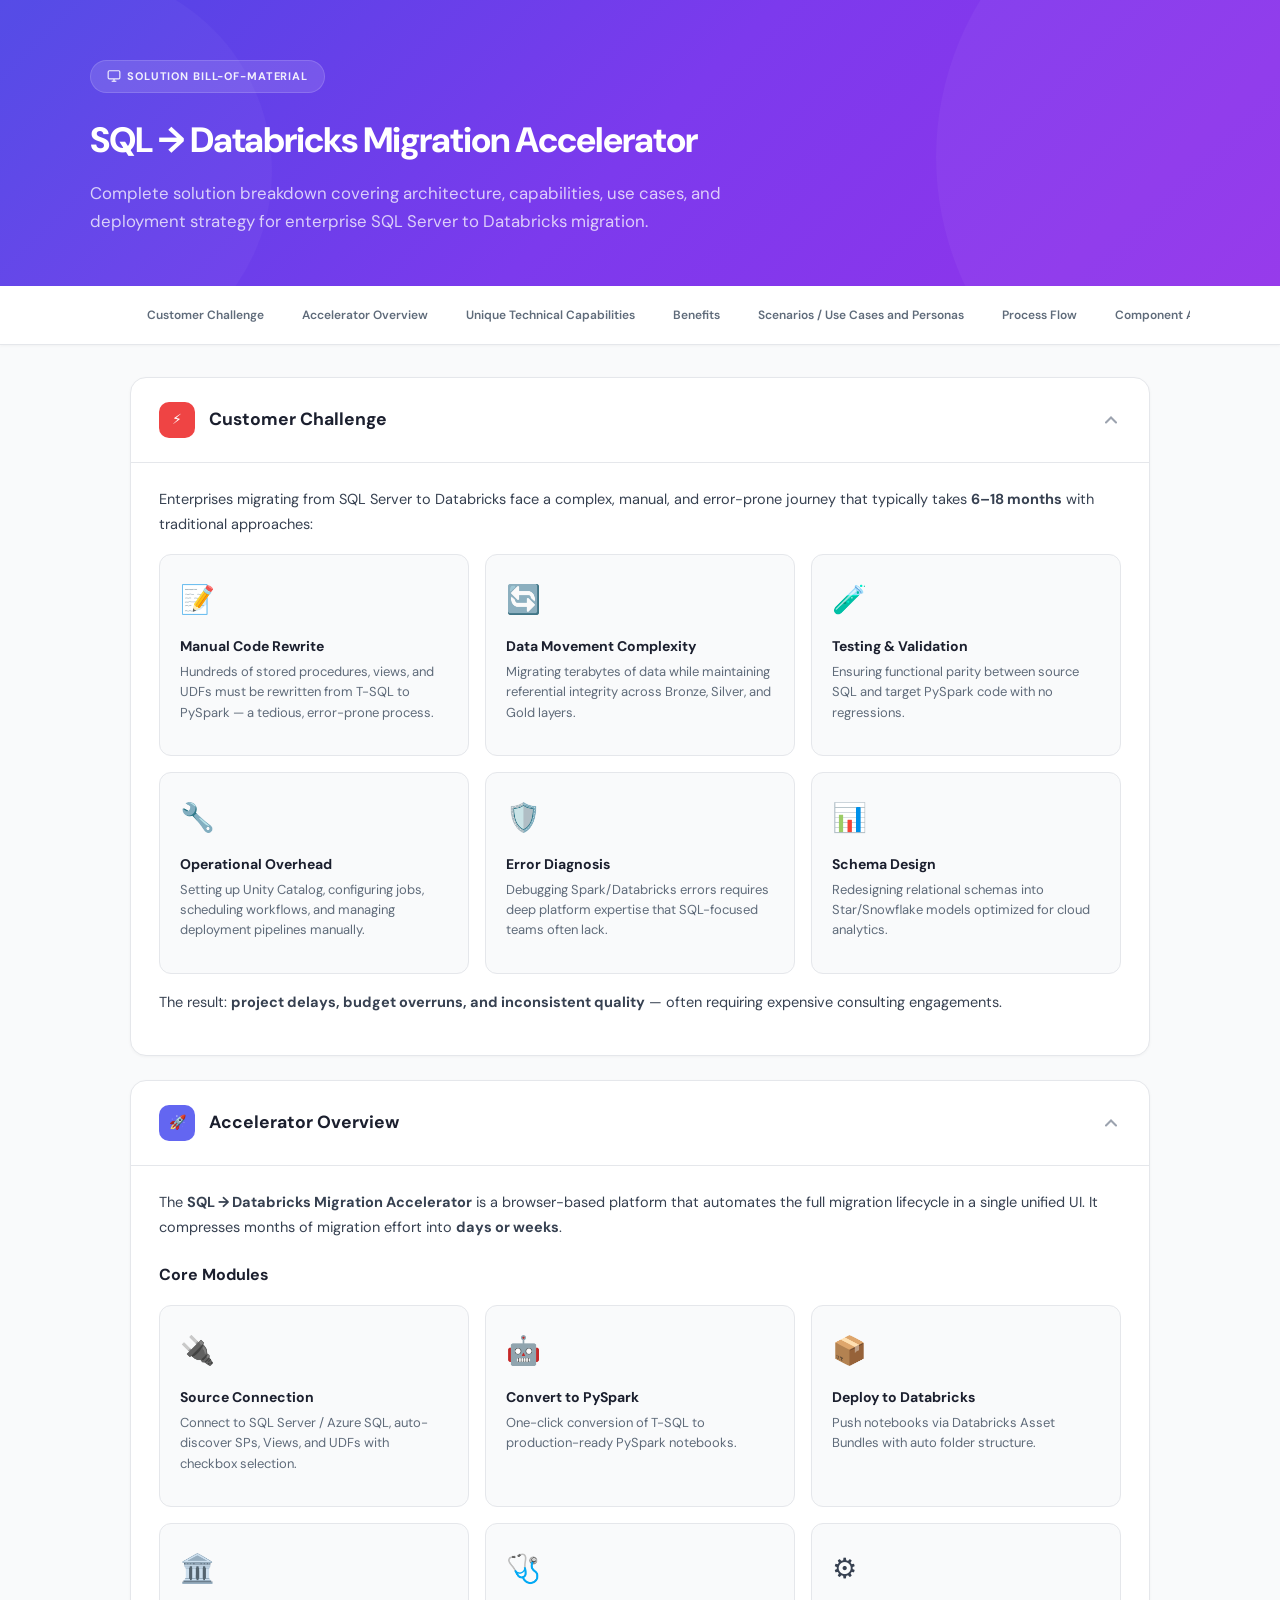
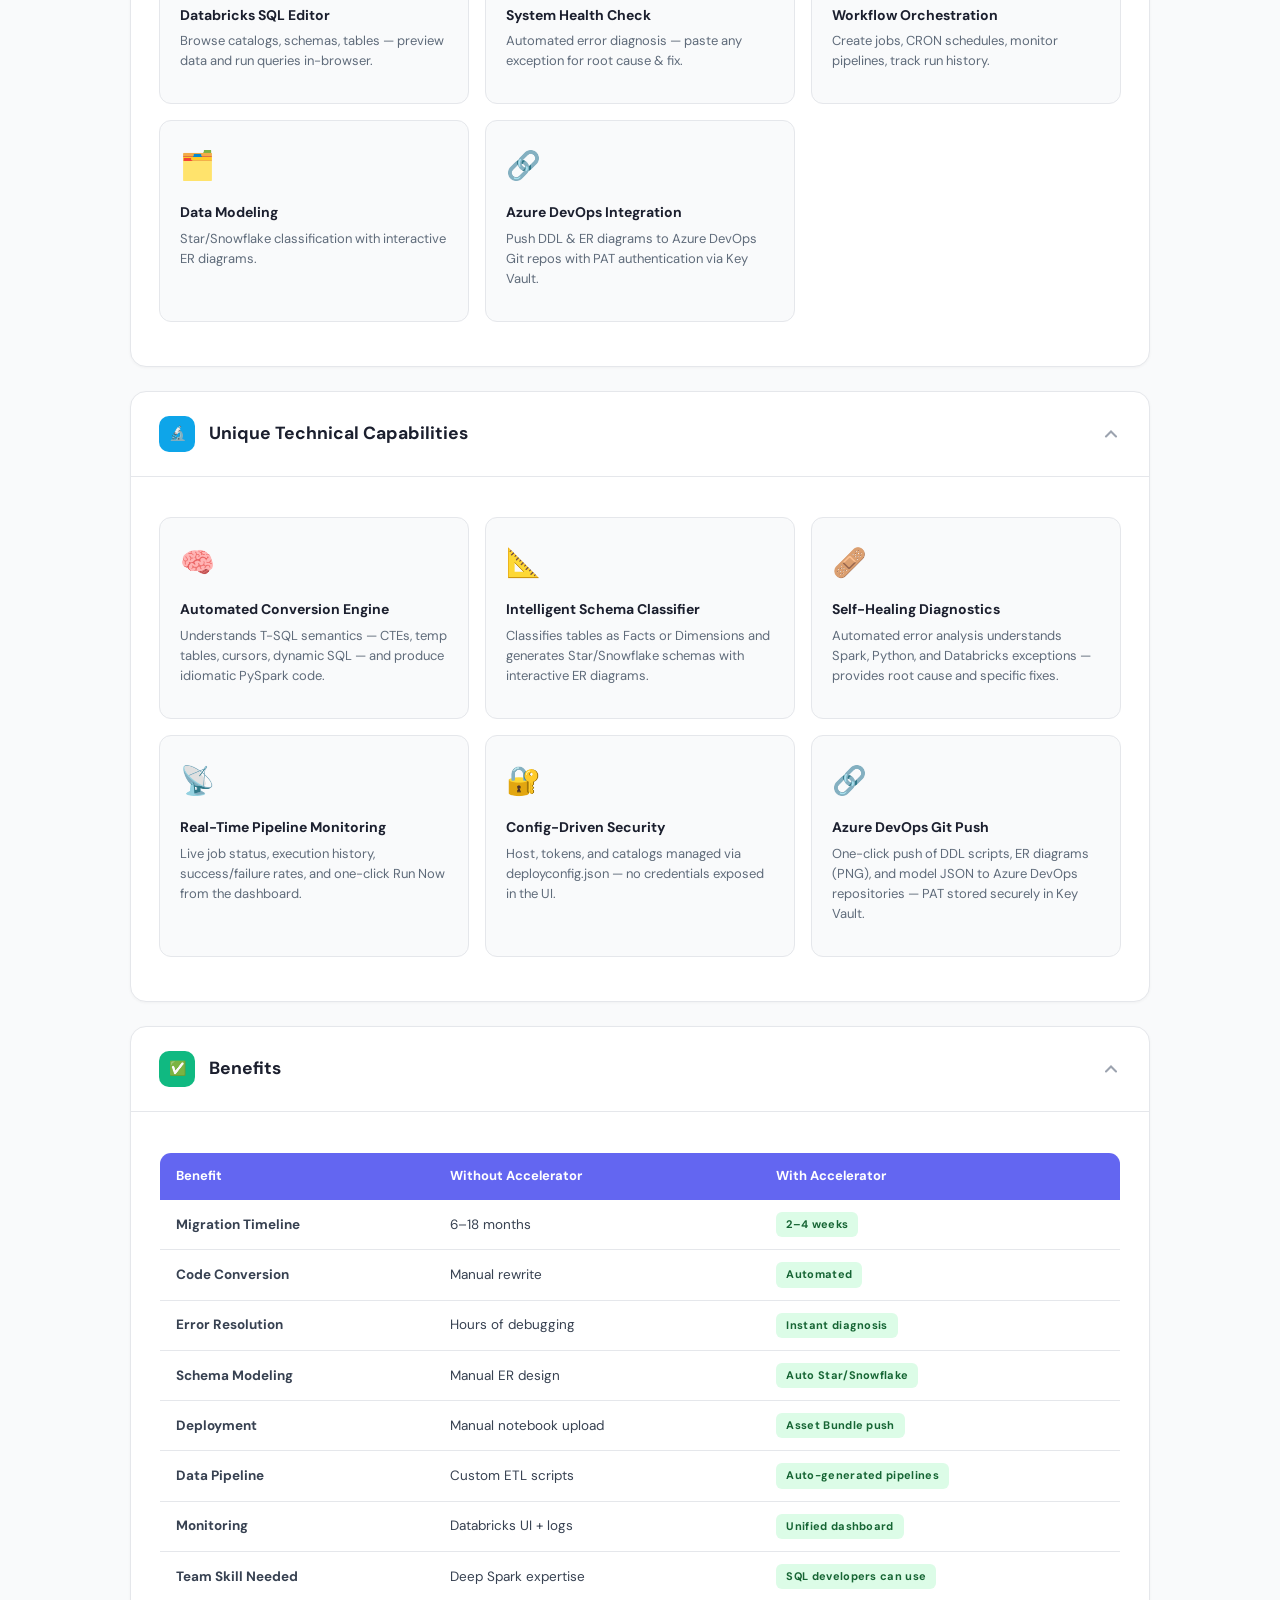
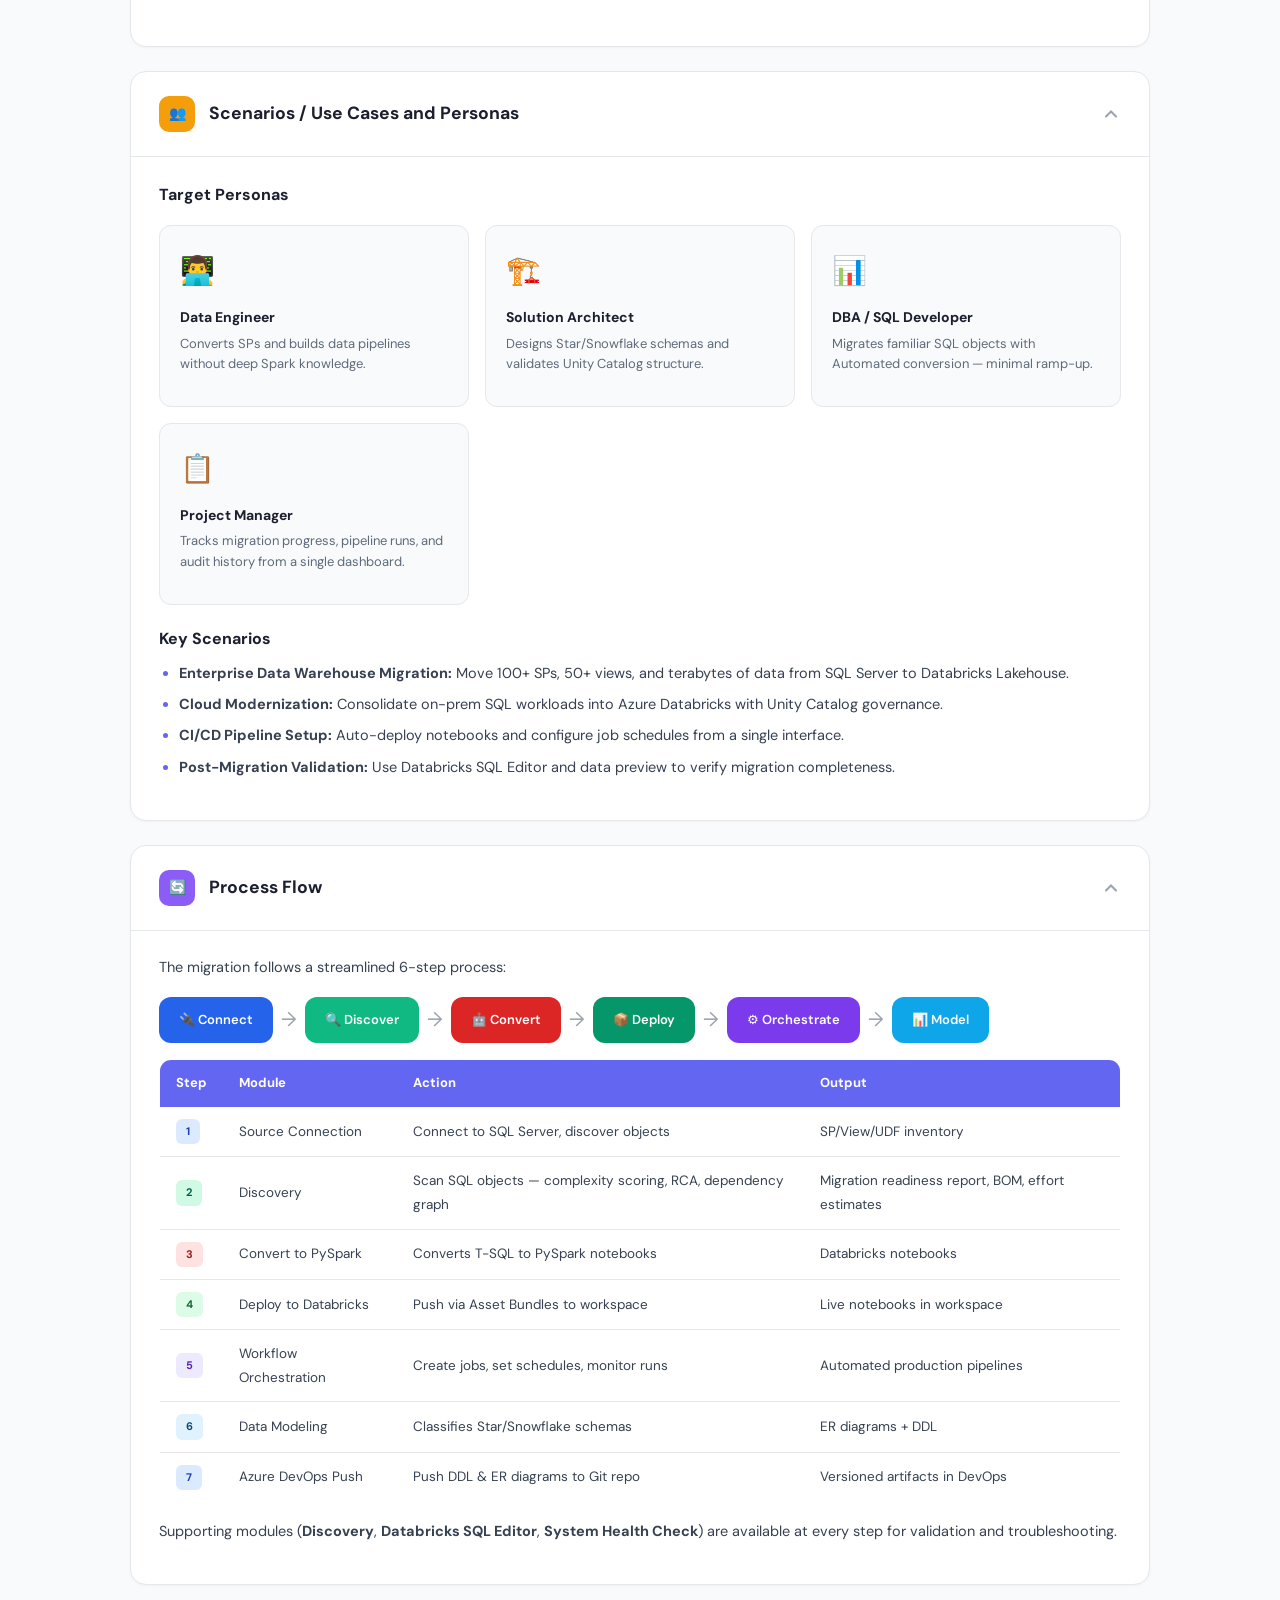
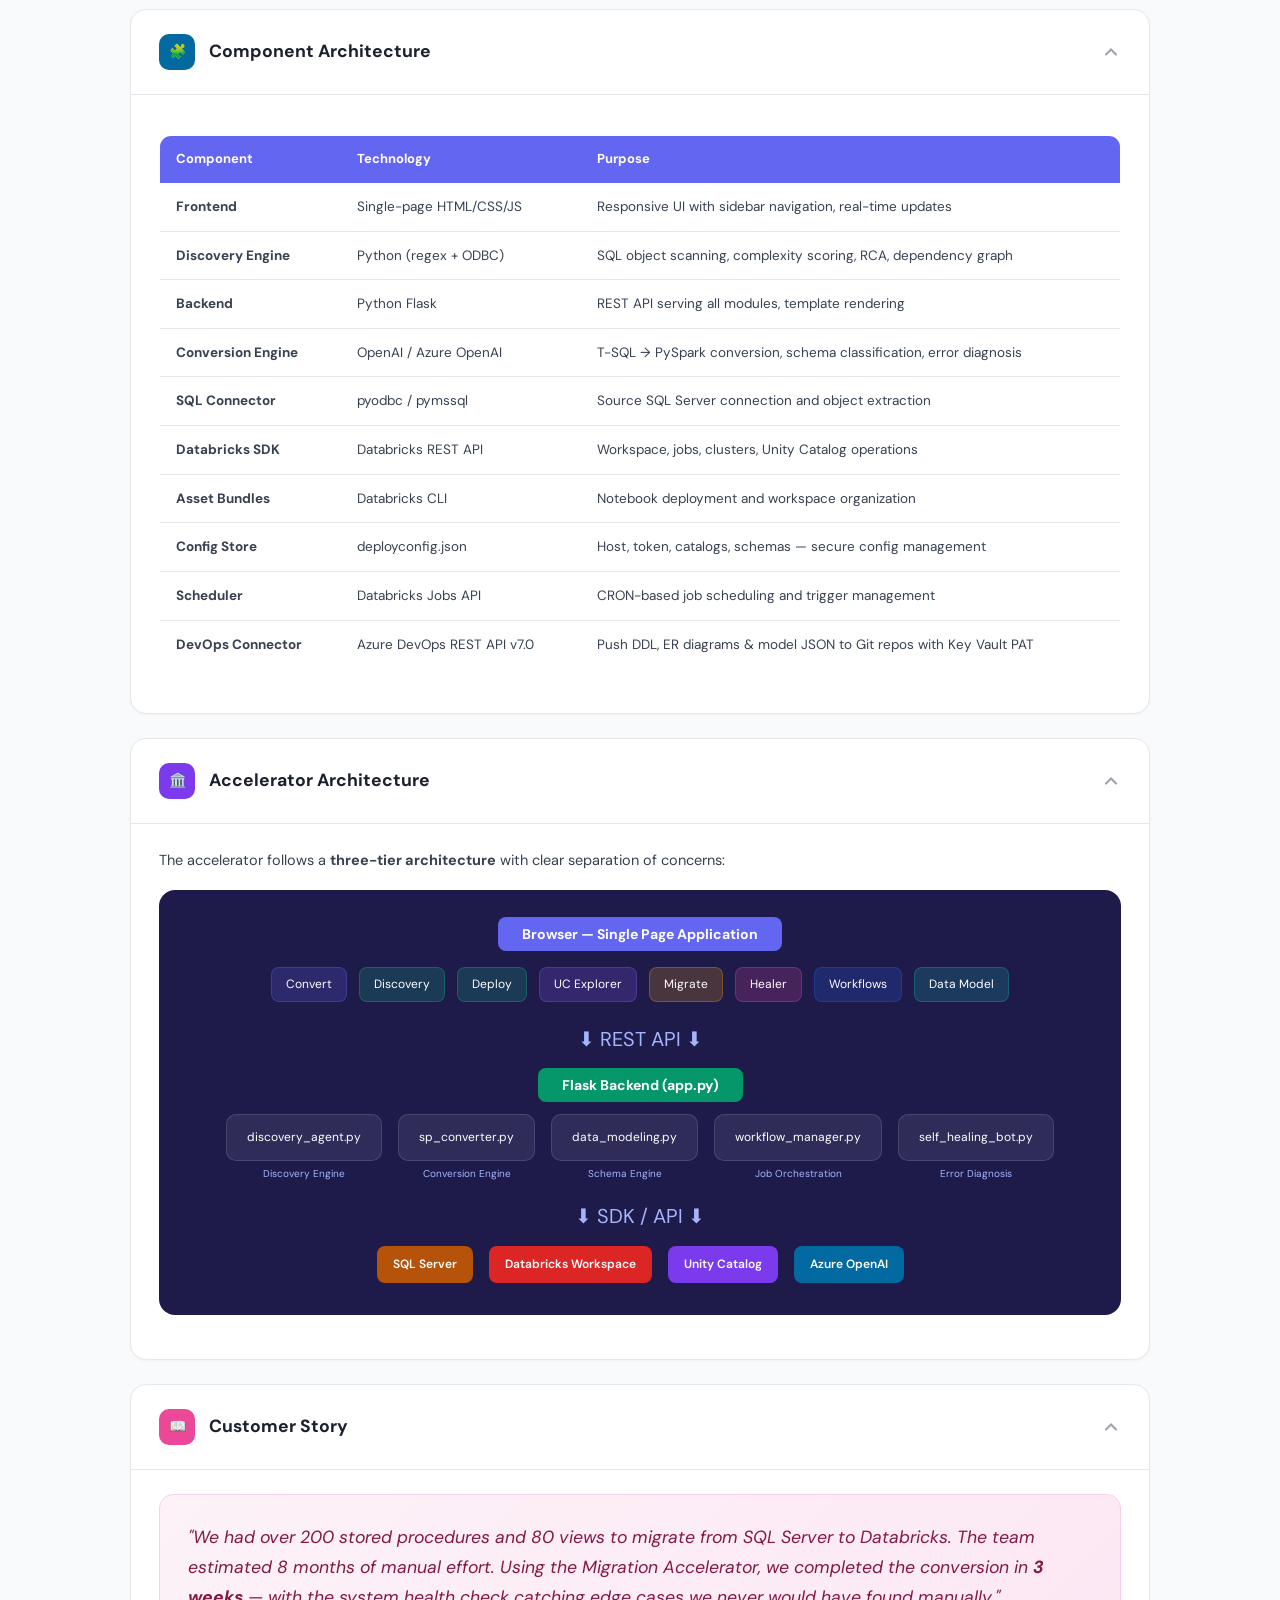
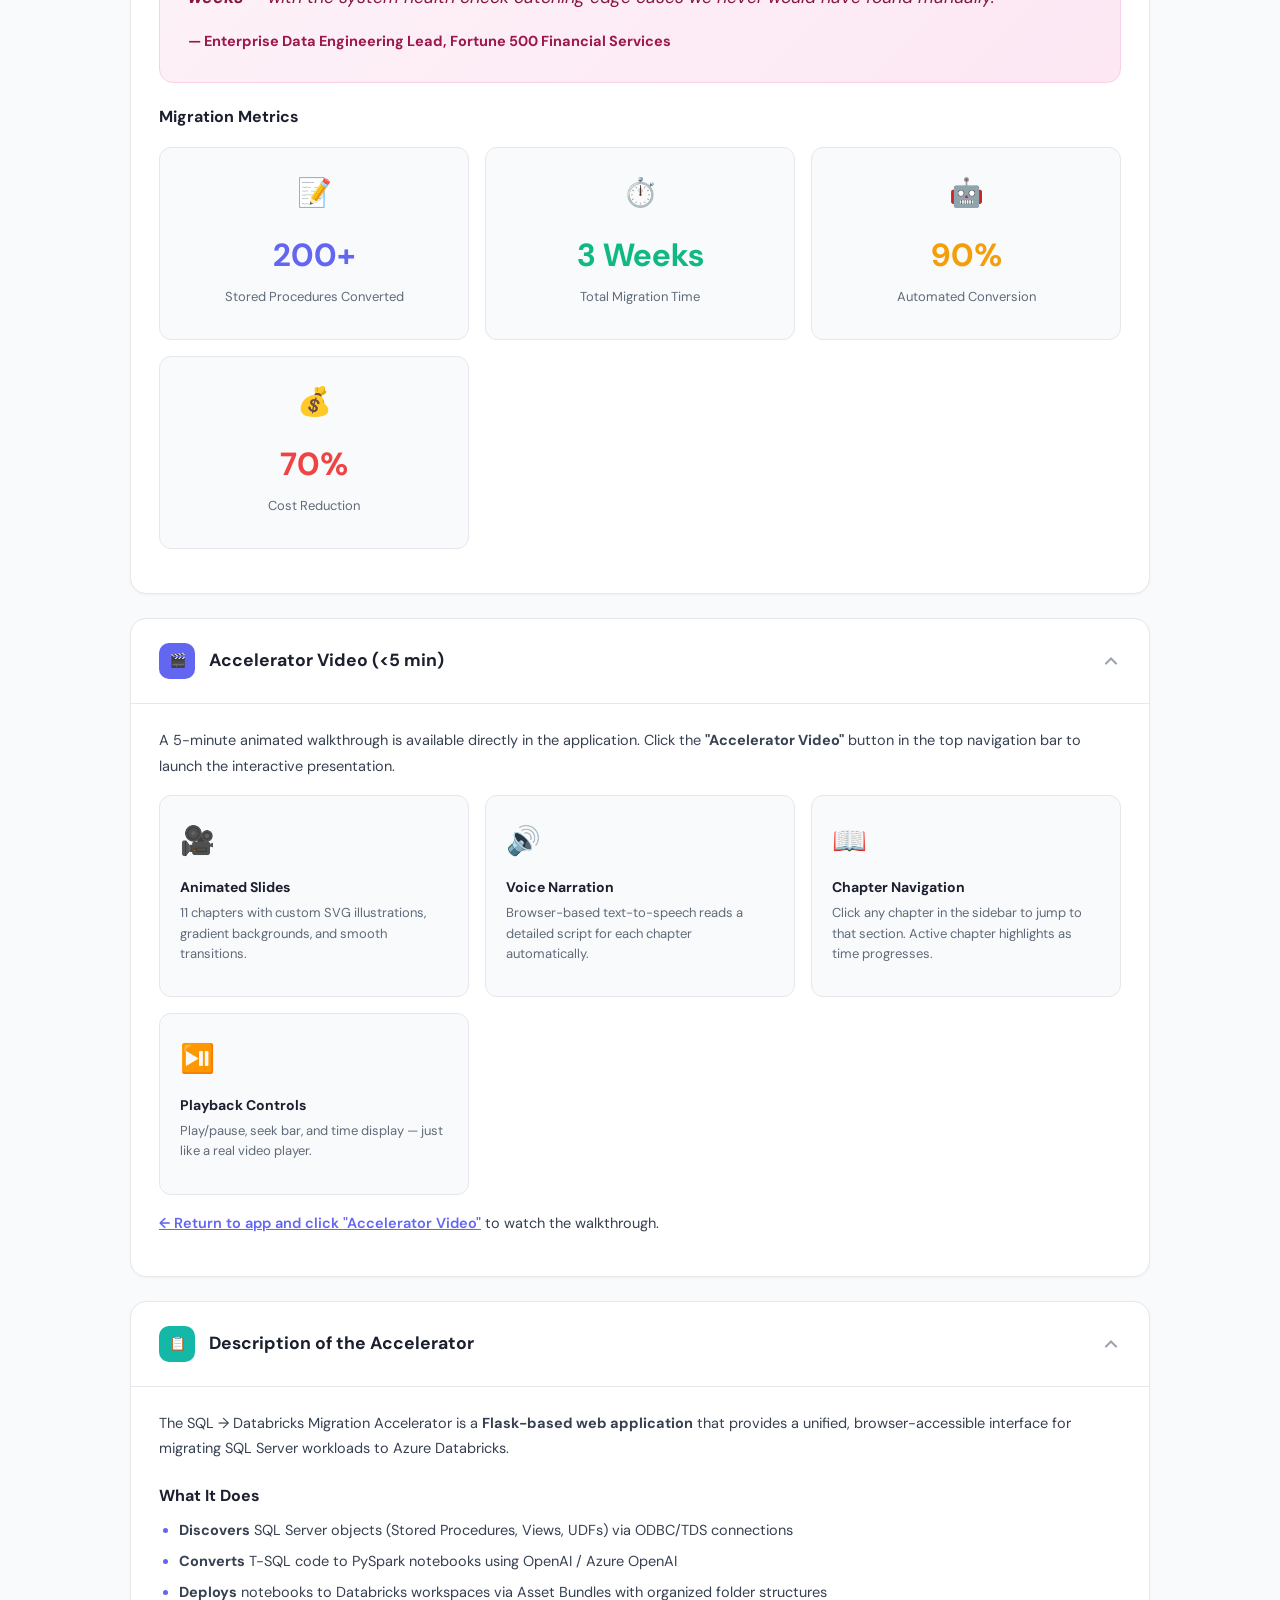
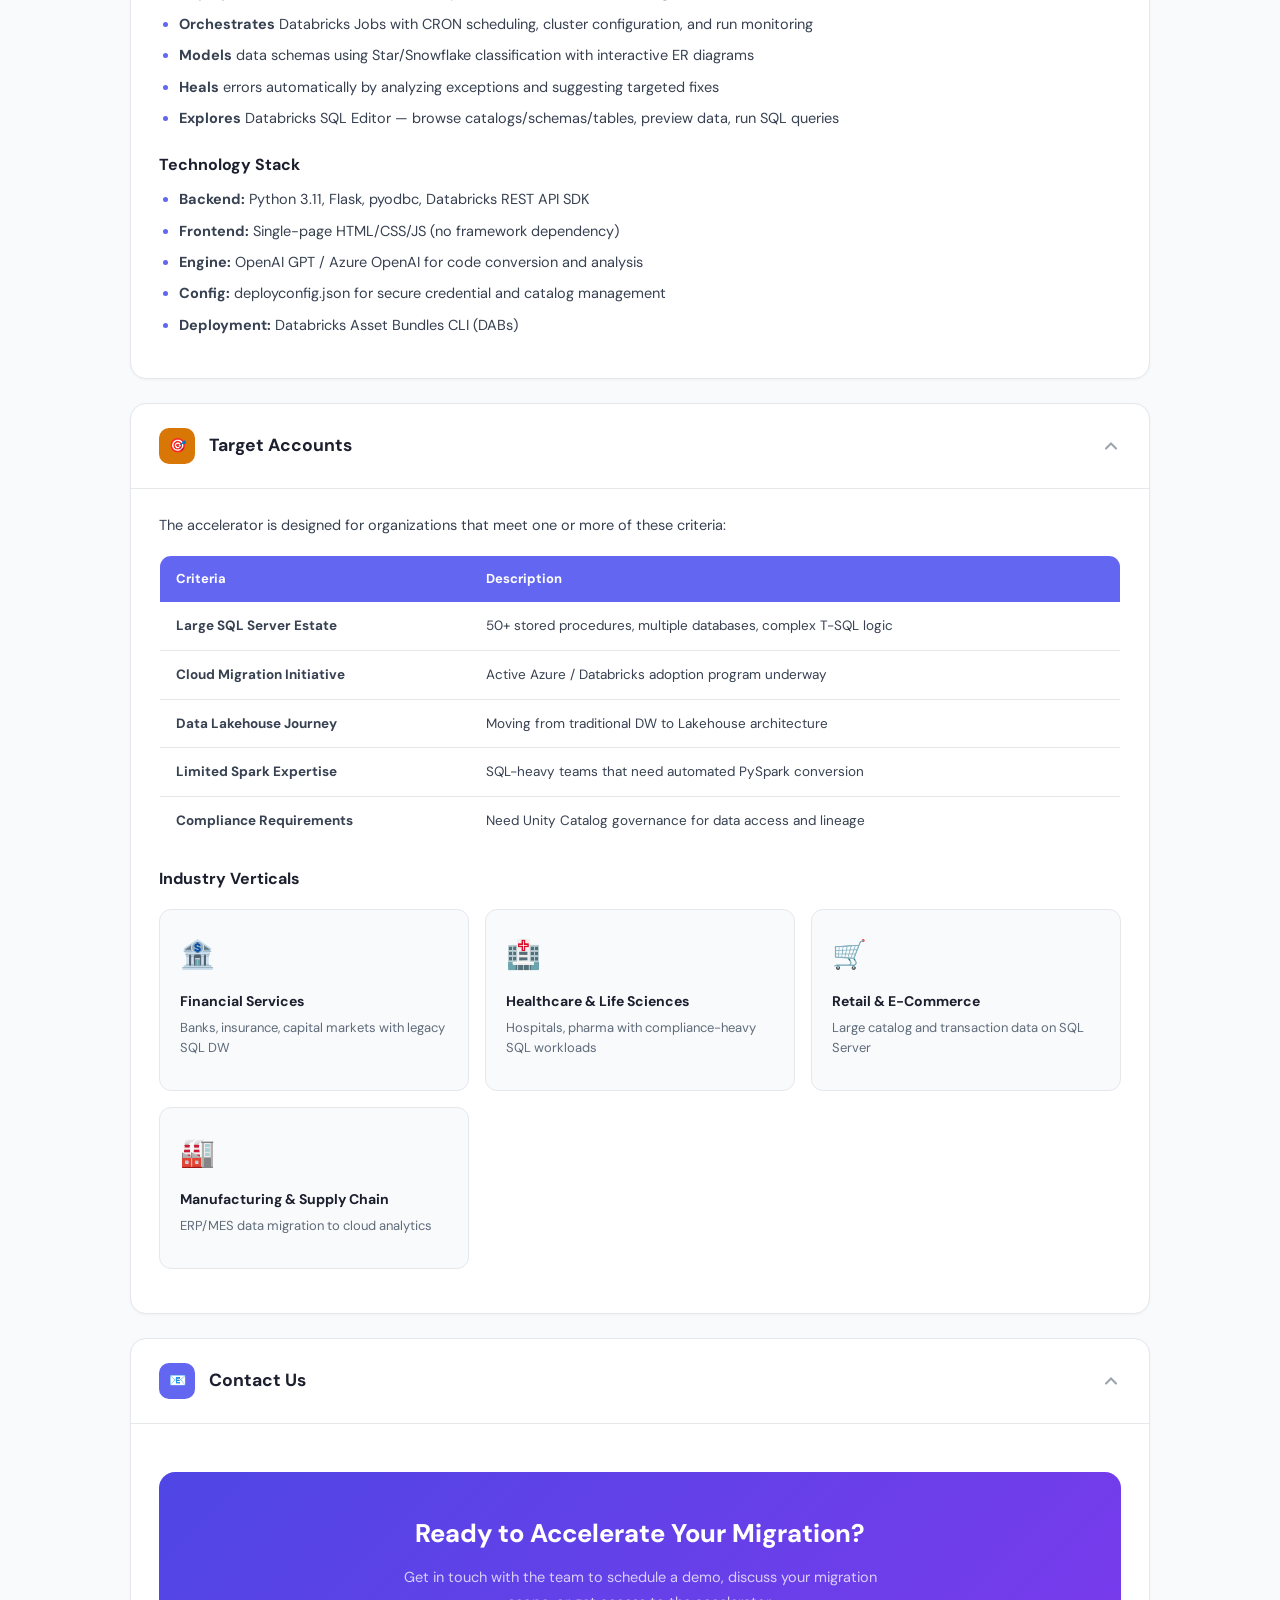
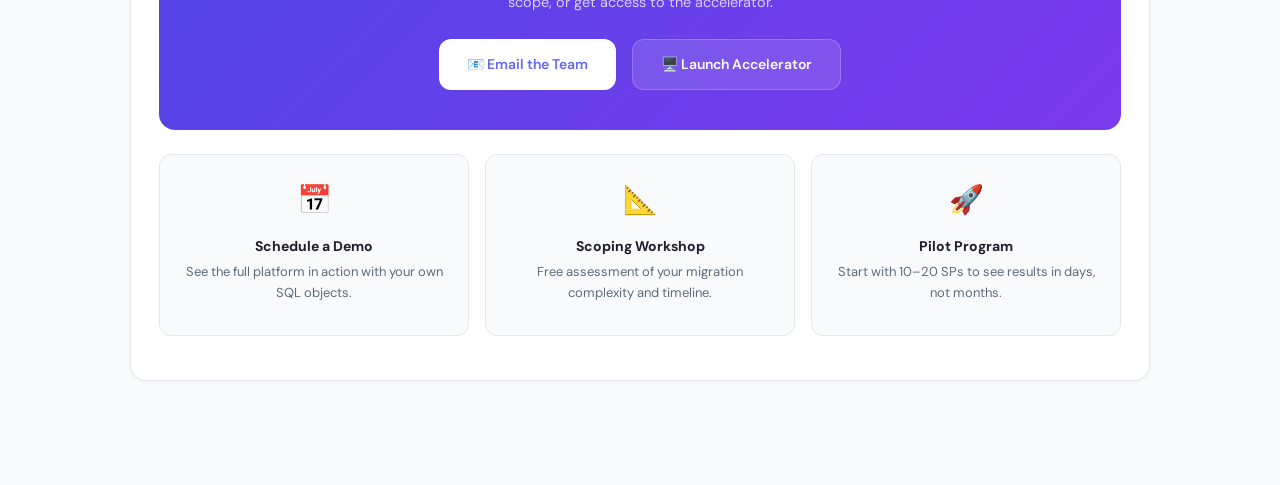
<file: migration_utility/templates/bom.html>
<!DOCTYPE html>
<html lang="en">
<head>
<meta charset="UTF-8">
<meta name="viewport" content="width=device-width, initial-scale=1.0">
<title>Solution Bill-of-Material (BOM) — SQL → Databricks Migration Accelerator</title>
<link href="https://fonts.googleapis.com/css2?family=DM+Sans:wght@300;400;500;600;700;800&display=swap" rel="stylesheet">
<style>
*,*::before,*::after{box-sizing:border-box;margin:0;padding:0}
:root{
  --font:'DM Sans',system-ui,-apple-system,sans-serif;
  --bg:#F9FAFB;--surface:#FFFFFF;--border:#E5E7EB;--border-2:#D1D5DB;
  --t1:#1B1F2E;--t2:#374151;--t3:#5F6B7A;--t4:#9CA3AF;
  --accent:#6366F1;--accent-light:#EEF2FF;--accent-border:rgba(99,102,241,.2);
  --green:#10B981;--orange:#F59E0B;--red:#EF4444;--blue:#2563EB;
  --radius:16px;--shadow:0 1px 3px rgba(0,0,0,.04);--shadow-md:0 4px 16px rgba(0,0,0,.08);
}
body{font-family:var(--font);background:var(--bg);color:var(--t1);line-height:1.7;font-size:15px}

/* ── HERO ── */
.bom-hero{
  background:linear-gradient(135deg,#4F46E5 0%,#7C3AED 50%,#9333EA 100%);
  padding:60px 40px 50px;color:#fff;position:relative;overflow:hidden;
}
.bom-hero::before{content:'';position:absolute;top:-50%;right:-20%;width:600px;height:600px;border-radius:50%;background:rgba(255,255,255,.04)}
.bom-hero::after{content:'';position:absolute;bottom:-30%;left:-10%;width:400px;height:400px;border-radius:50%;background:rgba(255,255,255,.03)}
.bom-hero-inner{max-width:1100px;margin:0 auto;position:relative;z-index:1}
.bom-hero h1{font-size:2.2rem;font-weight:800;letter-spacing:-.03em;margin-bottom:8px}
.bom-hero p{font-size:1.05rem;color:rgba(255,255,255,.75);max-width:700px}
.bom-hero-badge{display:inline-flex;align-items:center;gap:6px;margin-bottom:18px;padding:6px 16px;border-radius:99px;background:rgba(255,255,255,.12);border:1px solid rgba(255,255,255,.15);font-size:11px;font-weight:700;letter-spacing:.08em;text-transform:uppercase;color:rgba(255,255,255,.9)}
.bom-hero-badge svg{width:14px;height:14px;fill:none;stroke:currentColor;stroke-width:2}

/* ── NAV ── */
.bom-nav{background:var(--surface);border-bottom:1px solid var(--border);position:sticky;top:0;z-index:100;box-shadow:var(--shadow)}
.bom-nav-inner{max-width:1100px;margin:0 auto;display:flex;gap:4px;padding:10px 40px;overflow-x:auto}
.bom-nav a{
  padding:8px 16px;border-radius:10px;font-size:12px;font-weight:600;color:var(--t3);
  text-decoration:none;white-space:nowrap;transition:all .2s;border:1px solid transparent;
}
.bom-nav a:hover{background:var(--accent-light);color:var(--accent);border-color:var(--accent-border)}
.bom-nav a.active{background:var(--accent);color:#fff;border-color:var(--accent)}

/* ── CONTENT ── */
.bom-body{max-width:1100px;margin:0 auto;padding:32px 40px 80px}

/* ── SECTION CARDS ── */
.bom-section{
  background:var(--surface);border:1px solid var(--border);border-radius:var(--radius);
  padding:0;margin-bottom:24px;overflow:hidden;box-shadow:var(--shadow);
  transition:all .28s ease;
}
.bom-section:hover{box-shadow:var(--shadow-md);transform:translateY(-1px)}
.bom-section-hd{
  display:flex;align-items:center;gap:14px;padding:24px 28px;cursor:pointer;user-select:none;
  border-bottom:1px solid transparent;transition:all .2s;
}
.bom-section.open .bom-section-hd{border-bottom-color:var(--border)}
.bom-section-num{
  width:36px;height:36px;border-radius:10px;display:flex;align-items:center;justify-content:center;
  font-size:14px;font-weight:800;color:#fff;flex-shrink:0;
}
.bom-section-title{flex:1;font-size:1.1rem;font-weight:700;color:var(--t1)}
.bom-section-arrow{width:20px;height:20px;transition:transform .25s ease;color:var(--t4)}
.bom-section.open .bom-section-arrow{transform:rotate(180deg)}
.bom-section-body{
  max-height:0;overflow:hidden;transition:max-height .35s ease;
}
.bom-section.open .bom-section-body{max-height:5000px}
.bom-section-content{padding:24px 28px 28px;color:var(--t2);font-size:14.5px;line-height:1.75}
.bom-section-content h3{font-size:1rem;font-weight:700;color:var(--t1);margin:20px 0 8px}
.bom-section-content h3:first-child{margin-top:0}
.bom-section-content p{margin-bottom:12px}
.bom-section-content ul{padding-left:20px;margin-bottom:12px}
.bom-section-content li{margin-bottom:6px}
.bom-section-content li::marker{color:var(--accent)}

/* ── FEATURE CARDS (inside sections) ── */
.feat-grid{display:grid;grid-template-columns:repeat(auto-fill,minmax(280px,1fr));gap:16px;margin:16px 0}
.feat-card{
  padding:20px;border-radius:12px;border:1px solid var(--border);background:var(--bg);
  transition:all .2s;
}
.feat-card:hover{border-color:var(--accent-border);background:var(--accent-light)}
.feat-card-ico{font-size:28px;margin-bottom:10px}
.feat-card h4{font-size:14px;font-weight:700;color:var(--t1);margin-bottom:4px}
.feat-card p{font-size:13px;color:var(--t3);line-height:1.55}

/* ── FLOW DIAGRAM ── */
.flow-steps{display:flex;align-items:center;gap:8px;flex-wrap:wrap;margin:16px 0}
.flow-step{
  padding:12px 20px;border-radius:12px;font-size:13px;font-weight:600;color:#fff;
  display:flex;align-items:center;gap:8px;
}
.flow-arrow{font-size:20px;color:var(--t4);flex-shrink:0}

/* ── ARCH TABLE ── */
.arch-table{width:100%;border-collapse:collapse;margin:16px 0;border-radius:12px;overflow:hidden;border:1px solid var(--border)}
.arch-table th{background:var(--accent);color:#fff;padding:12px 16px;text-align:left;font-size:13px;font-weight:700}
.arch-table td{padding:12px 16px;font-size:13.5px;border-bottom:1px solid var(--border)}
.arch-table tr:last-child td{border-bottom:none}
.arch-table tr:hover td{background:var(--accent-light)}
.arch-tag{display:inline-block;padding:3px 10px;border-radius:6px;font-size:11px;font-weight:700;letter-spacing:.03em}

/* ── CONTACT ── */
.contact-card{
  background:linear-gradient(135deg,#4F46E5,#7C3AED);border-radius:var(--radius);
  padding:40px;color:#fff;text-align:center;margin-top:24px;
}
.contact-card h2{font-size:1.6rem;font-weight:800;margin-bottom:8px}
.contact-card p{color:rgba(255,255,255,.75);margin-bottom:24px;max-width:500px;margin-left:auto;margin-right:auto}
.contact-links{display:flex;justify-content:center;gap:16px;flex-wrap:wrap}
.contact-link{
  display:inline-flex;align-items:center;gap:8px;padding:12px 28px;border-radius:12px;
  font-size:14px;font-weight:600;text-decoration:none;transition:all .2s;
}
.contact-link.primary{background:#fff;color:var(--accent)}
.contact-link.primary:hover{transform:translateY(-2px);box-shadow:0 8px 24px rgba(0,0,0,.2)}
.contact-link.secondary{background:rgba(255,255,255,.12);color:#fff;border:1px solid rgba(255,255,255,.2)}
.contact-link.secondary:hover{background:rgba(255,255,255,.2)}

/* ── PRINT ── */
@media print{.bom-nav{display:none}.bom-section-body{max-height:none!important}.bom-hero{padding:30px 20px}}

/* ── SCROLLBAR ── */
::-webkit-scrollbar{width:6px;height:6px}
::-webkit-scrollbar-track{background:#F3F4F6}
::-webkit-scrollbar-thumb{background:#D1D5DB;border-radius:10px}
::-webkit-scrollbar-thumb:hover{background:#9CA3AF}
</style>
</head>
<body>

<!-- ═══════ HERO ═══════ -->
<div class="bom-hero">
  <div class="bom-hero-inner">
    <div class="bom-hero-badge"><svg viewBox="0 0 24 24"><rect x="2" y="3" width="20" height="14" rx="2"/><line x1="8" y1="21" x2="16" y2="21"/><line x1="12" y1="17" x2="12" y2="21"/></svg> Solution Bill-of-Material</div>
    <h1>SQL → Databricks Migration Accelerator</h1>
    <p>Complete solution breakdown covering architecture, capabilities, use cases, and deployment strategy for enterprise SQL Server to Databricks migration.</p>
  </div>
</div>

<!-- ═══════ NAV ═══════ -->
<nav class="bom-nav">
  <div class="bom-nav-inner" id="bomNav"></div>
</nav>

<!-- ═══════ BODY ═══════ -->
<div class="bom-body" id="bomBody"></div>

<script>
(function(){

/* ─── SECTION DATA ─── */
var sections=[

/* 1 ─ Customer Challenge */
{id:'challenge',title:'Customer Challenge',color:'#EF4444',icon:'⚡',content:function(){return `
<p>Enterprises migrating from SQL Server to Databricks face a complex, manual, and error-prone journey that typically takes <strong>6–18 months</strong> with traditional approaches:</p>
<div class="feat-grid">
  <div class="feat-card"><div class="feat-card-ico">📝</div><h4>Manual Code Rewrite</h4><p>Hundreds of stored procedures, views, and UDFs must be rewritten from T-SQL to PySpark — a tedious, error-prone process.</p></div>
  <div class="feat-card"><div class="feat-card-ico">🔄</div><h4>Data Movement Complexity</h4><p>Migrating terabytes of data while maintaining referential integrity across Bronze, Silver, and Gold layers.</p></div>
  <div class="feat-card"><div class="feat-card-ico">🧪</div><h4>Testing & Validation</h4><p>Ensuring functional parity between source SQL and target PySpark code with no regressions.</p></div>
  <div class="feat-card"><div class="feat-card-ico">🔧</div><h4>Operational Overhead</h4><p>Setting up Unity Catalog, configuring jobs, scheduling workflows, and managing deployment pipelines manually.</p></div>
  <div class="feat-card"><div class="feat-card-ico">🛡️</div><h4>Error Diagnosis</h4><p>Debugging Spark/Databricks errors requires deep platform expertise that SQL-focused teams often lack.</p></div>
  <div class="feat-card"><div class="feat-card-ico">📊</div><h4>Schema Design</h4><p>Redesigning relational schemas into Star/Snowflake models optimized for cloud analytics.</p></div>
</div>
<p>The result: <strong>project delays, budget overruns, and inconsistent quality</strong> — often requiring expensive consulting engagements.</p>
`;}},

/* 2 ─ Accelerator Overview */
{id:'overview',title:'Accelerator Overview',color:'#6366F1',icon:'🚀',content:function(){return `
<p>The <strong>SQL → Databricks Migration Accelerator</strong> is a browser-based platform that automates the full migration lifecycle in a single unified UI. It compresses months of migration effort into <strong>days or weeks</strong>.</p>
<h3>Core Modules</h3>
<div class="feat-grid">
  <div class="feat-card"><div class="feat-card-ico">🔌</div><h4>Source Connection</h4><p>Connect to SQL Server / Azure SQL, auto-discover SPs, Views, and UDFs with checkbox selection.</p></div>
  <div class="feat-card"><div class="feat-card-ico">🤖</div><h4>Convert to PySpark</h4><p>One-click conversion of T-SQL to production-ready PySpark notebooks.</p></div>
  <div class="feat-card"><div class="feat-card-ico">📦</div><h4>Deploy to Databricks</h4><p>Push notebooks via Databricks Asset Bundles with auto folder structure.</p></div>
  <div class="feat-card"><div class="feat-card-ico">🏛️</div><h4>Databricks SQL Editor</h4><p>Browse catalogs, schemas, tables — preview data and run queries in-browser.</p></div>
  <div class="feat-card"><div class="feat-card-ico">🩺</div><h4>System Health Check</h4><p>Automated error diagnosis — paste any exception for root cause & fix.</p></div>
  <div class="feat-card"><div class="feat-card-ico">⚙️</div><h4>Workflow Orchestration</h4><p>Create jobs, CRON schedules, monitor pipelines, track run history.</p></div>
  <div class="feat-card"><div class="feat-card-ico">🗂️</div><h4>Data Modeling</h4><p>Star/Snowflake classification with interactive ER diagrams.</p></div>
  <div class="feat-card"><div class="feat-card-ico">🔗</div><h4>Azure DevOps Integration</h4><p>Push DDL & ER diagrams to Azure DevOps Git repos with PAT authentication via Key Vault.</p></div>
</div>
`;}},

/* 3 ─ Unique Technical Capabilities */
{id:'capabilities',title:'Unique Technical Capabilities',color:'#0EA5E9',icon:'🔬',content:function(){return `
<div class="feat-grid">
  <div class="feat-card"><div class="feat-card-ico">🧠</div><h4>Automated Conversion Engine</h4><p>Understands T-SQL semantics — CTEs, temp tables, cursors, dynamic SQL — and produce idiomatic PySpark code.</p></div>
  <div class="feat-card"><div class="feat-card-ico">📐</div><h4>Intelligent Schema Classifier</h4><p>Classifies tables as Facts or Dimensions and generates Star/Snowflake schemas with interactive ER diagrams.</p></div>
  <div class="feat-card"><div class="feat-card-ico">🩹</div><h4>Self-Healing Diagnostics</h4><p>Automated error analysis understands Spark, Python, and Databricks exceptions — provides root cause and specific fixes.</p></div>
  <div class="feat-card"><div class="feat-card-ico">📡</div><h4>Real-Time Pipeline Monitoring</h4><p>Live job status, execution history, success/failure rates, and one-click Run Now from the dashboard.</p></div>
  <div class="feat-card"><div class="feat-card-ico">🔐</div><h4>Config-Driven Security</h4><p>Host, tokens, and catalogs managed via deployconfig.json — no credentials exposed in the UI.</p></div>
  <div class="feat-card"><div class="feat-card-ico">🔗</div><h4>Azure DevOps Git Push</h4><p>One-click push of DDL scripts, ER diagrams (PNG), and model JSON to Azure DevOps repositories — PAT stored securely in Key Vault.</p></div>
</div>
`;}},

/* 4 ─ Benefits */
{id:'benefits',title:'Benefits',color:'#10B981',icon:'✅',content:function(){return `
<table class="arch-table">
<thead><tr><th>Benefit</th><th>Without Accelerator</th><th>With Accelerator</th></tr></thead>
<tbody>
<tr><td><strong>Migration Timeline</strong></td><td>6–18 months</td><td><span class="arch-tag" style="background:#DCFCE7;color:#166534">2–4 weeks</span></td></tr>
<tr><td><strong>Code Conversion</strong></td><td>Manual rewrite</td><td><span class="arch-tag" style="background:#DCFCE7;color:#166534">Automated</span></td></tr>
<tr><td><strong>Error Resolution</strong></td><td>Hours of debugging</td><td><span class="arch-tag" style="background:#DCFCE7;color:#166534">Instant diagnosis</span></td></tr>
<tr><td><strong>Schema Modeling</strong></td><td>Manual ER design</td><td><span class="arch-tag" style="background:#DCFCE7;color:#166534">Auto Star/Snowflake</span></td></tr>
<tr><td><strong>Deployment</strong></td><td>Manual notebook upload</td><td><span class="arch-tag" style="background:#DCFCE7;color:#166534">Asset Bundle push</span></td></tr>
<tr><td><strong>Data Pipeline</strong></td><td>Custom ETL scripts</td><td><span class="arch-tag" style="background:#DCFCE7;color:#166534">Auto-generated pipelines</span></td></tr>
<tr><td><strong>Monitoring</strong></td><td>Databricks UI + logs</td><td><span class="arch-tag" style="background:#DCFCE7;color:#166534">Unified dashboard</span></td></tr>
<tr><td><strong>Team Skill Needed</strong></td><td>Deep Spark expertise</td><td><span class="arch-tag" style="background:#DCFCE7;color:#166534">SQL developers can use</span></td></tr>
</tbody>
</table>
`;}},

/* 5 ─ Scenarios / Use Cases and Personas */
{id:'usecases',title:'Scenarios / Use Cases and Personas',color:'#F59E0B',icon:'👥',content:function(){return `
<h3>Target Personas</h3>
<div class="feat-grid">
  <div class="feat-card"><div class="feat-card-ico">👨‍💻</div><h4>Data Engineer</h4><p>Converts SPs and builds data pipelines without deep Spark knowledge.</p></div>
  <div class="feat-card"><div class="feat-card-ico">🏗️</div><h4>Solution Architect</h4><p>Designs Star/Snowflake schemas and validates Unity Catalog structure.</p></div>
  <div class="feat-card"><div class="feat-card-ico">📊</div><h4>DBA / SQL Developer</h4><p>Migrates familiar SQL objects with Automated conversion — minimal ramp-up.</p></div>
  <div class="feat-card"><div class="feat-card-ico">📋</div><h4>Project Manager</h4><p>Tracks migration progress, pipeline runs, and audit history from a single dashboard.</p></div>
</div>
<h3>Key Scenarios</h3>
<ul>
  <li><strong>Enterprise Data Warehouse Migration:</strong> Move 100+ SPs, 50+ views, and terabytes of data from SQL Server to Databricks Lakehouse.</li>
  <li><strong>Cloud Modernization:</strong> Consolidate on-prem SQL workloads into Azure Databricks with Unity Catalog governance.</li>
  <li><strong>CI/CD Pipeline Setup:</strong> Auto-deploy notebooks and configure job schedules from a single interface.</li>
  <li><strong>Post-Migration Validation:</strong> Use Databricks SQL Editor and data preview to verify migration completeness.</li>
</ul>
`;}},

/* 6 ─ Process Flow */
{id:'flow',title:'Process Flow',color:'#8B5CF6',icon:'🔄',content:function(){return `
<p>The migration follows a streamlined 6-step process:</p>
<div class="flow-steps">
  <div class="flow-step" style="background:#2563EB">🔌 Connect</div><div class="flow-arrow">→</div>
  <div class="flow-step" style="background:#10B981">🔍 Discover</div><div class="flow-arrow">→</div>
  <div class="flow-step" style="background:#DC2626">🤖 Convert</div><div class="flow-arrow">→</div>
  <div class="flow-step" style="background:#059669">📦 Deploy</div><div class="flow-arrow">→</div>
  <div class="flow-step" style="background:#7C3AED">⚙️ Orchestrate</div><div class="flow-arrow">→</div>
  <div class="flow-step" style="background:#0EA5E9">📊 Model</div>
</div>
<table class="arch-table">
<thead><tr><th>Step</th><th>Module</th><th>Action</th><th>Output</th></tr></thead>
<tbody>
<tr><td><span class="arch-tag" style="background:#DBEAFE;color:#1E40AF">1</span></td><td>Source Connection</td><td>Connect to SQL Server, discover objects</td><td>SP/View/UDF inventory</td></tr>
<tr><td><span class="arch-tag" style="background:#D1FAE5;color:#065F46">2</span></td><td>Discovery</td><td>Scan SQL objects — complexity scoring, RCA, dependency graph</td><td>Migration readiness report, BOM, effort estimates</td></tr>
<tr><td><span class="arch-tag" style="background:#FEE2E2;color:#991B1B">3</span></td><td>Convert to PySpark</td><td>Converts T-SQL to PySpark notebooks</td><td>Databricks notebooks</td></tr>
<tr><td><span class="arch-tag" style="background:#DCFCE7;color:#166534">4</span></td><td>Deploy to Databricks</td><td>Push via Asset Bundles to workspace</td><td>Live notebooks in workspace</td></tr>
<tr><td><span class="arch-tag" style="background:#EDE9FE;color:#5B21B6">5</span></td><td>Workflow Orchestration</td><td>Create jobs, set schedules, monitor runs</td><td>Automated production pipelines</td></tr>
<tr><td><span class="arch-tag" style="background:#E0F2FE;color:#0C4A6E">6</span></td><td>Data Modeling</td><td>Classifies Star/Snowflake schemas</td><td>ER diagrams + DDL</td></tr>
<tr><td><span class="arch-tag" style="background:#DBEAFE;color:#1E40AF">7</span></td><td>Azure DevOps Push</td><td>Push DDL & ER diagrams to Git repo</td><td>Versioned artifacts in DevOps</td></tr>
</tbody>
</table>
<p>Supporting modules (<strong>Discovery</strong>, <strong>Databricks SQL Editor</strong>, <strong>System Health Check</strong>) are available at every step for validation and troubleshooting.</p>
`;}},

/* 7 ─ Component Architecture */
{id:'components',title:'Component Architecture',color:'#0369A1',icon:'🧩',content:function(){return `
<table class="arch-table">
<thead><tr><th>Component</th><th>Technology</th><th>Purpose</th></tr></thead>
<tbody>
<tr><td><strong>Frontend</strong></td><td>Single-page HTML/CSS/JS</td><td>Responsive UI with sidebar navigation, real-time updates</td></tr>
<tr><td><strong>Discovery Engine</strong></td><td>Python (regex + ODBC)</td><td>SQL object scanning, complexity scoring, RCA, dependency graph</td></tr>
<tr><td><strong>Backend</strong></td><td>Python Flask</td><td>REST API serving all modules, template rendering</td></tr>
<tr><td><strong>Conversion Engine</strong></td><td>OpenAI / Azure OpenAI</td><td>T-SQL → PySpark conversion, schema classification, error diagnosis</td></tr>
<tr><td><strong>SQL Connector</strong></td><td>pyodbc / pymssql</td><td>Source SQL Server connection and object extraction</td></tr>
<tr><td><strong>Databricks SDK</strong></td><td>Databricks REST API</td><td>Workspace, jobs, clusters, Unity Catalog operations</td></tr>
<tr><td><strong>Asset Bundles</strong></td><td>Databricks CLI</td><td>Notebook deployment and workspace organization</td></tr>
<tr><td><strong>Config Store</strong></td><td>deployconfig.json</td><td>Host, token, catalogs, schemas — secure config management</td></tr>
<tr><td><strong>Scheduler</strong></td><td>Databricks Jobs API</td><td>CRON-based job scheduling and trigger management</td></tr>
<tr><td><strong>DevOps Connector</strong></td><td>Azure DevOps REST API v7.0</td><td>Push DDL, ER diagrams & model JSON to Git repos with Key Vault PAT</td></tr>
</tbody>
</table>
`;}},

/* 8 ─ Accelerator Architecture */
{id:'architecture',title:'Accelerator Architecture',color:'#7C3AED',icon:'🏛️',content:function(){return `
<p>The accelerator follows a <strong>three-tier architecture</strong> with clear separation of concerns:</p>
<div style="background:#1E1B4B;border-radius:16px;padding:32px;margin:16px 0;color:#fff;font-family:'DM Sans',monospace">
  <div style="text-align:center;margin-bottom:20px">
    <span style="background:#6366F1;padding:8px 24px;border-radius:8px;font-weight:700;font-size:14px">Browser — Single Page Application</span>
  </div>
  <div style="display:flex;justify-content:center;gap:12px;flex-wrap:wrap;margin-bottom:20px">
    <span style="background:rgba(99,102,241,.2);border:1px solid rgba(99,102,241,.3);padding:6px 14px;border-radius:8px;font-size:12px">Convert</span>
    <span style="background:rgba(16,185,129,.2);border:1px solid rgba(16,185,129,.3);padding:6px 14px;border-radius:8px;font-size:12px">Discovery</span>
    <span style="background:rgba(16,185,129,.2);border:1px solid rgba(16,185,129,.3);padding:6px 14px;border-radius:8px;font-size:12px">Deploy</span>
    <span style="background:rgba(139,92,246,.2);border:1px solid rgba(139,92,246,.3);padding:6px 14px;border-radius:8px;font-size:12px">UC Explorer</span>
    <span style="background:rgba(245,158,11,.2);border:1px solid rgba(245,158,11,.3);padding:6px 14px;border-radius:8px;font-size:12px">Migrate</span>
    <span style="background:rgba(236,72,153,.2);border:1px solid rgba(236,72,153,.3);padding:6px 14px;border-radius:8px;font-size:12px">Healer</span>
    <span style="background:rgba(37,99,235,.2);border:1px solid rgba(37,99,235,.3);padding:6px 14px;border-radius:8px;font-size:12px">Workflows</span>
    <span style="background:rgba(20,184,166,.2);border:1px solid rgba(20,184,166,.3);padding:6px 14px;border-radius:8px;font-size:12px">Data Model</span>
  </div>
  <div style="text-align:center;color:#A5B4FC;font-size:20px;margin:8px 0">⬇ REST API ⬇</div>
  <div style="text-align:center;margin:16px 0">
    <span style="background:#059669;padding:8px 24px;border-radius:8px;font-weight:700;font-size:14px">Flask Backend (app.py)</span>
  </div>
  <div style="display:flex;justify-content:center;gap:16px;flex-wrap:wrap;margin:16px 0">
    <div style="text-align:center">
      <div style="background:rgba(255,255,255,.08);border:1px solid rgba(255,255,255,.12);padding:12px 20px;border-radius:10px;font-size:12px">discovery_agent.py</div>
      <div style="color:#A5B4FC;font-size:10px;margin-top:4px">Discovery Engine</div>
    </div>
    <div style="text-align:center">
      <div style="background:rgba(255,255,255,.08);border:1px solid rgba(255,255,255,.12);padding:12px 20px;border-radius:10px;font-size:12px">sp_converter.py</div>
      <div style="color:#A5B4FC;font-size:10px;margin-top:4px">Conversion Engine</div>
    </div>
    <div style="text-align:center">
      <div style="background:rgba(255,255,255,.08);border:1px solid rgba(255,255,255,.12);padding:12px 20px;border-radius:10px;font-size:12px">data_modeling.py</div>
      <div style="color:#A5B4FC;font-size:10px;margin-top:4px">Schema Engine</div>
    </div>
    <div style="text-align:center">
      <div style="background:rgba(255,255,255,.08);border:1px solid rgba(255,255,255,.12);padding:12px 20px;border-radius:10px;font-size:12px">workflow_manager.py</div>
      <div style="color:#A5B4FC;font-size:10px;margin-top:4px">Job Orchestration</div>
    </div>
    <div style="text-align:center">
      <div style="background:rgba(255,255,255,.08);border:1px solid rgba(255,255,255,.12);padding:12px 20px;border-radius:10px;font-size:12px">self_healing_bot.py</div>
      <div style="color:#A5B4FC;font-size:10px;margin-top:4px">Error Diagnosis</div>
    </div>
  </div>
  <div style="text-align:center;color:#A5B4FC;font-size:20px;margin:8px 0">⬇ SDK / API ⬇</div>
  <div style="display:flex;justify-content:center;gap:16px;margin-top:12px;flex-wrap:wrap">
    <span style="background:#B45309;padding:8px 16px;border-radius:8px;font-size:12px;font-weight:600">SQL Server</span>
    <span style="background:#DC2626;padding:8px 16px;border-radius:8px;font-size:12px;font-weight:600">Databricks Workspace</span>
    <span style="background:#7C3AED;padding:8px 16px;border-radius:8px;font-size:12px;font-weight:600">Unity Catalog</span>
    <span style="background:#0369A1;padding:8px 16px;border-radius:8px;font-size:12px;font-weight:600">Azure OpenAI</span>
  </div>
</div>
`;}},

/* 9 ─ Customer Story */
{id:'story',title:'Customer Story',color:'#EC4899',icon:'📖',content:function(){return `
<div style="background:linear-gradient(135deg,#FDF2F8,#FCE7F3);border:1px solid #FBCFE8;border-radius:14px;padding:28px;margin-bottom:16px">
  <p style="font-size:1.1rem;font-style:italic;color:#831843;line-height:1.7;margin-bottom:16px">"We had over 200 stored procedures and 80 views to migrate from SQL Server to Databricks. The team estimated 8 months of manual effort. Using the Migration Accelerator, we completed the conversion in <strong>3 weeks</strong> — with the system health check catching edge cases we never would have found manually."</p>
  <p style="font-weight:700;color:#9D174D;margin-bottom:0">— Enterprise Data Engineering Lead, Fortune 500 Financial Services</p>
</div>
<h3>Migration Metrics</h3>
<div class="feat-grid">
  <div class="feat-card" style="text-align:center"><div class="feat-card-ico">📝</div><h4 style="font-size:2rem;color:#6366F1">200+</h4><p>Stored Procedures Converted</p></div>
  <div class="feat-card" style="text-align:center"><div class="feat-card-ico">⏱️</div><h4 style="font-size:2rem;color:#10B981">3 Weeks</h4><p>Total Migration Time</p></div>
  <div class="feat-card" style="text-align:center"><div class="feat-card-ico">🤖</div><h4 style="font-size:2rem;color:#F59E0B">90%</h4><p>Automated Conversion</p></div>
  <div class="feat-card" style="text-align:center"><div class="feat-card-ico">💰</div><h4 style="font-size:2rem;color:#EF4444">70%</h4><p>Cost Reduction</p></div>
</div>
`;}},

/* 10 ─ Accelerator Video */
{id:'video',title:'Accelerator Video (<5 min)',color:'#6366F1',icon:'🎬',content:function(){return `
<p>A 5-minute animated walkthrough is available directly in the application. Click the <strong>"Accelerator Video"</strong> button in the top navigation bar to launch the interactive presentation.</p>
<div class="feat-grid">
  <div class="feat-card"><div class="feat-card-ico">🎥</div><h4>Animated Slides</h4><p>11 chapters with custom SVG illustrations, gradient backgrounds, and smooth transitions.</p></div>
  <div class="feat-card"><div class="feat-card-ico">🔊</div><h4>Voice Narration</h4><p>Browser-based text-to-speech reads a detailed script for each chapter automatically.</p></div>
  <div class="feat-card"><div class="feat-card-ico">📖</div><h4>Chapter Navigation</h4><p>Click any chapter in the sidebar to jump to that section. Active chapter highlights as time progresses.</p></div>
  <div class="feat-card"><div class="feat-card-ico">⏯️</div><h4>Playback Controls</h4><p>Play/pause, seek bar, and time display — just like a real video player.</p></div>
</div>
<p style="margin-top:12px"><a href="/" style="color:var(--accent);font-weight:600">← Return to app and click "Accelerator Video"</a> to watch the walkthrough.</p>
`;}},

/* 11 ─ Description of the Accelerator */
{id:'description',title:'Description of the Accelerator',color:'#14B8A6',icon:'📋',content:function(){return `
<p>The SQL → Databricks Migration Accelerator is a <strong>Flask-based web application</strong> that provides a unified, browser-accessible interface for migrating SQL Server workloads to Azure Databricks.</p>
<h3>What It Does</h3>
<ul>
  <li><strong>Discovers</strong> SQL Server objects (Stored Procedures, Views, UDFs) via ODBC/TDS connections</li>
  <li><strong>Converts</strong> T-SQL code to PySpark notebooks using OpenAI / Azure OpenAI</li>
  <li><strong>Deploys</strong> notebooks to Databricks workspaces via Asset Bundles with organized folder structures</li>
  <li><strong>Orchestrates</strong> Databricks Jobs with CRON scheduling, cluster configuration, and run monitoring</li>
  <li><strong>Models</strong> data schemas using Star/Snowflake classification with interactive ER diagrams</li>
  <li><strong>Heals</strong> errors automatically by analyzing exceptions and suggesting targeted fixes</li>
  <li><strong>Explores</strong> Databricks SQL Editor — browse catalogs/schemas/tables, preview data, run SQL queries</li>
</ul>
<h3>Technology Stack</h3>
<ul>
  <li><strong>Backend:</strong> Python 3.11, Flask, pyodbc, Databricks REST API SDK</li>
  <li><strong>Frontend:</strong> Single-page HTML/CSS/JS (no framework dependency)</li>
  <li><strong>Engine:</strong> OpenAI GPT / Azure OpenAI for code conversion and analysis</li>
  <li><strong>Config:</strong> deployconfig.json for secure credential and catalog management</li>
  <li><strong>Deployment:</strong> Databricks Asset Bundles CLI (DABs)</li>
</ul>
`;}},

/* 12 ─ Target Accounts */
{id:'targets',title:'Target Accounts',color:'#D97706',icon:'🎯',content:function(){return `
<p>The accelerator is designed for organizations that meet one or more of these criteria:</p>
<table class="arch-table">
<thead><tr><th>Criteria</th><th>Description</th></tr></thead>
<tbody>
<tr><td><strong>Large SQL Server Estate</strong></td><td>50+ stored procedures, multiple databases, complex T-SQL logic</td></tr>
<tr><td><strong>Cloud Migration Initiative</strong></td><td>Active Azure / Databricks adoption program underway</td></tr>
<tr><td><strong>Data Lakehouse Journey</strong></td><td>Moving from traditional DW to Lakehouse architecture</td></tr>
<tr><td><strong>Limited Spark Expertise</strong></td><td>SQL-heavy teams that need automated PySpark conversion</td></tr>
<tr><td><strong>Compliance Requirements</strong></td><td>Need Unity Catalog governance for data access and lineage</td></tr>
</tbody>
</table>
<h3>Industry Verticals</h3>
<div class="feat-grid">
  <div class="feat-card"><div class="feat-card-ico">🏦</div><h4>Financial Services</h4><p>Banks, insurance, capital markets with legacy SQL DW</p></div>
  <div class="feat-card"><div class="feat-card-ico">🏥</div><h4>Healthcare & Life Sciences</h4><p>Hospitals, pharma with compliance-heavy SQL workloads</p></div>
  <div class="feat-card"><div class="feat-card-ico">🛒</div><h4>Retail & E-Commerce</h4><p>Large catalog and transaction data on SQL Server</p></div>
  <div class="feat-card"><div class="feat-card-ico">🏭</div><h4>Manufacturing & Supply Chain</h4><p>ERP/MES data migration to cloud analytics</p></div>
</div>
`;}},

/* 13 ─ Contact Us */
{id:'contact',title:'Contact Us',color:'#6366F1',icon:'📧',content:function(){return `
<div class="contact-card">
  <h2>Ready to Accelerate Your Migration?</h2>
  <p>Get in touch with the team to schedule a demo, discuss your migration scope, or get access to the accelerator.</p>
  <div class="contact-links">
    <a class="contact-link primary" href="mailto:migration-accelerator@databricks.com">📧 Email the Team</a>
    <a class="contact-link secondary" href="/" target="_blank">🖥️ Launch Accelerator</a>
  </div>
</div>
<div class="feat-grid" style="margin-top:24px">
  <div class="feat-card" style="text-align:center"><div class="feat-card-ico">📅</div><h4>Schedule a Demo</h4><p>See the full platform in action with your own SQL objects.</p></div>
  <div class="feat-card" style="text-align:center"><div class="feat-card-ico">📐</div><h4>Scoping Workshop</h4><p>Free assessment of your migration complexity and timeline.</p></div>
  <div class="feat-card" style="text-align:center"><div class="feat-card-ico">🚀</div><h4>Pilot Program</h4><p>Start with 10–20 SPs to see results in days, not months.</p></div>
</div>
`;}}
];

/* ─── BUILD NAV ─── */
var nav=document.getElementById('bomNav'),body=document.getElementById('bomBody');
sections.forEach(function(s,i){
  var a=document.createElement('a');
  a.href='#'+s.id; a.textContent=s.title; a.dataset.idx=i;
  if(i===0)a.className='active';
  nav.appendChild(a);
});

/* ─── BUILD SECTIONS ─── */
sections.forEach(function(s,i){
  var div=document.createElement('div');
  div.className='bom-section'+(i===0?' open':'');
  div.id=s.id;
  div.innerHTML='<div class="bom-section-hd" onclick="toggleBomSection(this.parentElement)">'+
    '<div class="bom-section-num" style="background:'+s.color+'">'+s.icon+'</div>'+
    '<div class="bom-section-title">'+s.title+'</div>'+
    '<svg class="bom-section-arrow" viewBox="0 0 24 24" fill="none" stroke="currentColor" stroke-width="2.5" stroke-linecap="round"><polyline points="6 9 12 15 18 9"/></svg>'+
    '</div>'+
    '<div class="bom-section-body"><div class="bom-section-content">'+s.content()+'</div></div>';
  body.appendChild(div);
});

/* ─── TOGGLE ─── */
window.toggleBomSection=function(el){
  el.classList.toggle('open');
};

/* ─── NAV SCROLL SPY ─── */
var links=nav.querySelectorAll('a');
window.addEventListener('scroll',function(){
  var from=window.scrollY+120;
  sections.forEach(function(s,i){
    var el=document.getElementById(s.id);
    if(el&&el.offsetTop<=from){
      links.forEach(function(a){a.classList.remove('active');});
      links[i].classList.add('active');
    }
  });
});

/* ─── EXPAND ALL ON LOAD ─── */
document.querySelectorAll('.bom-section').forEach(function(el){ el.classList.add('open'); });

})();
</script>
</body>
</html>
</file>
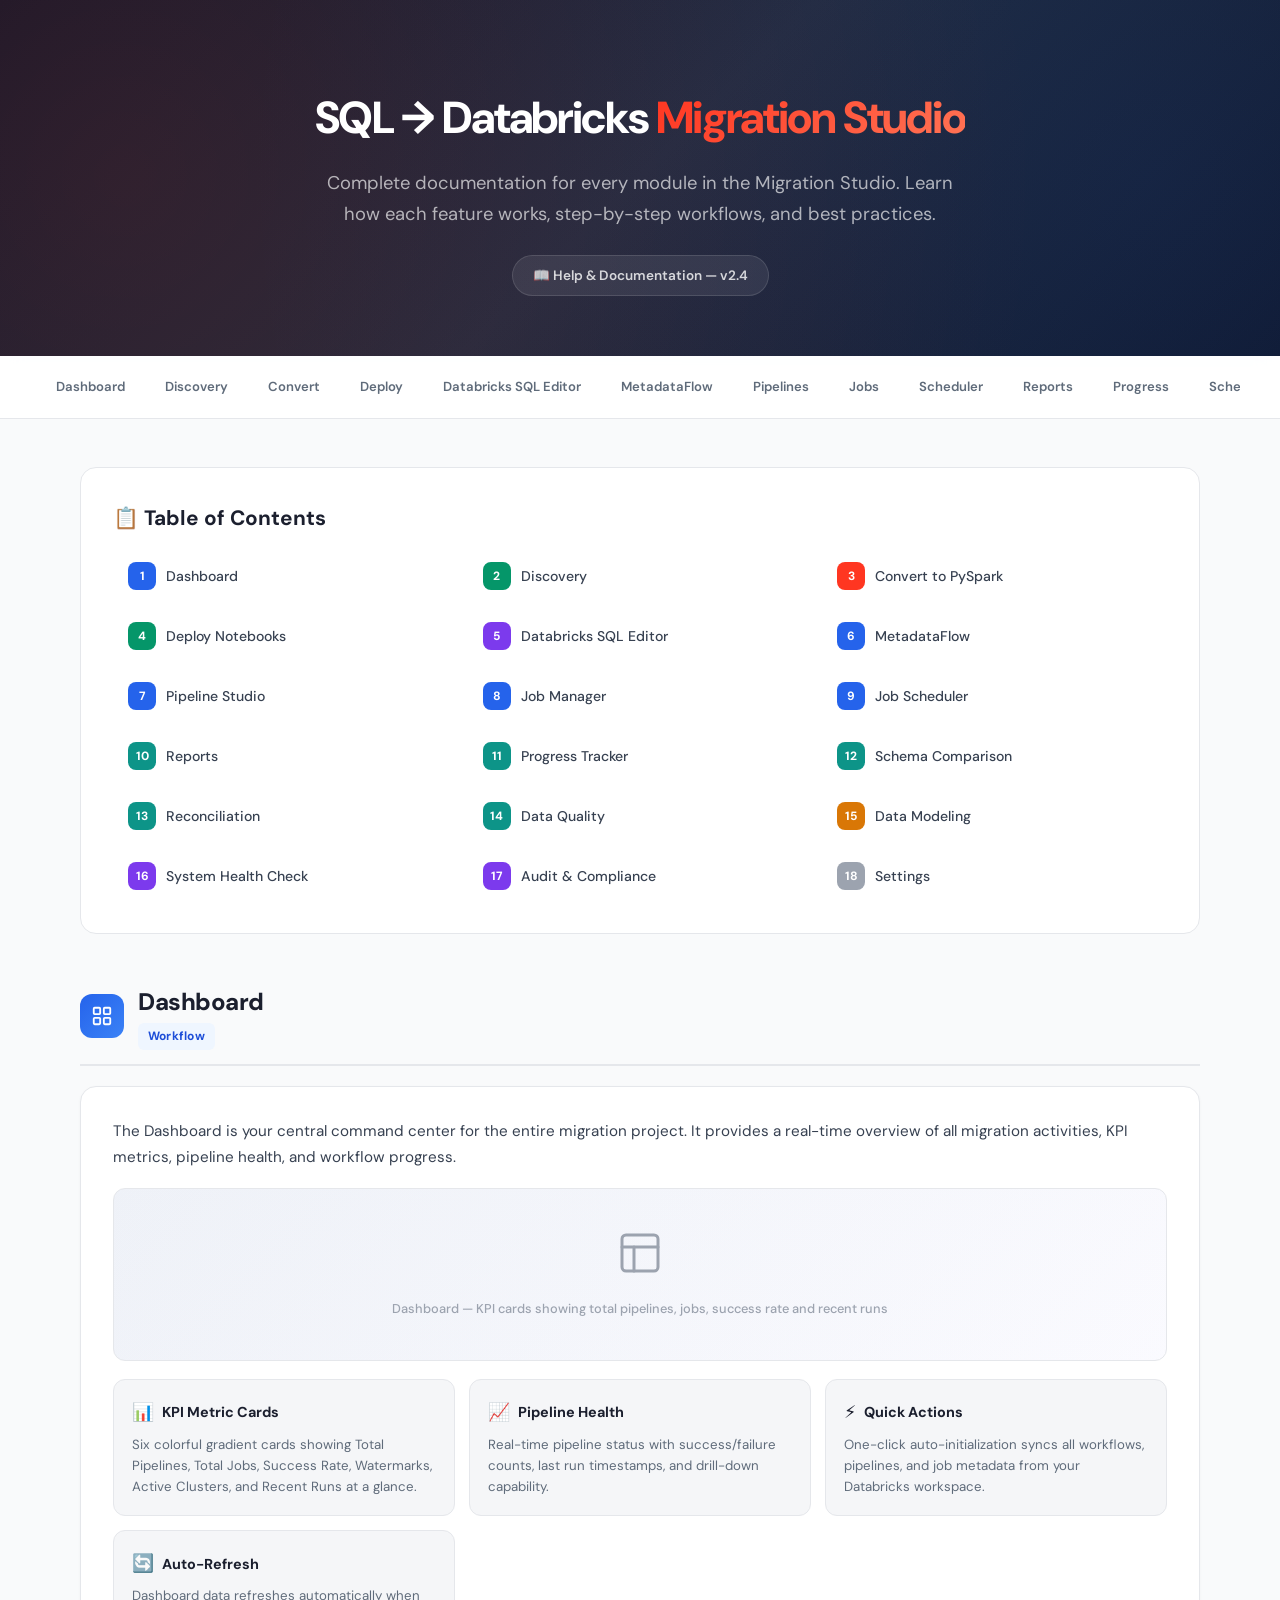
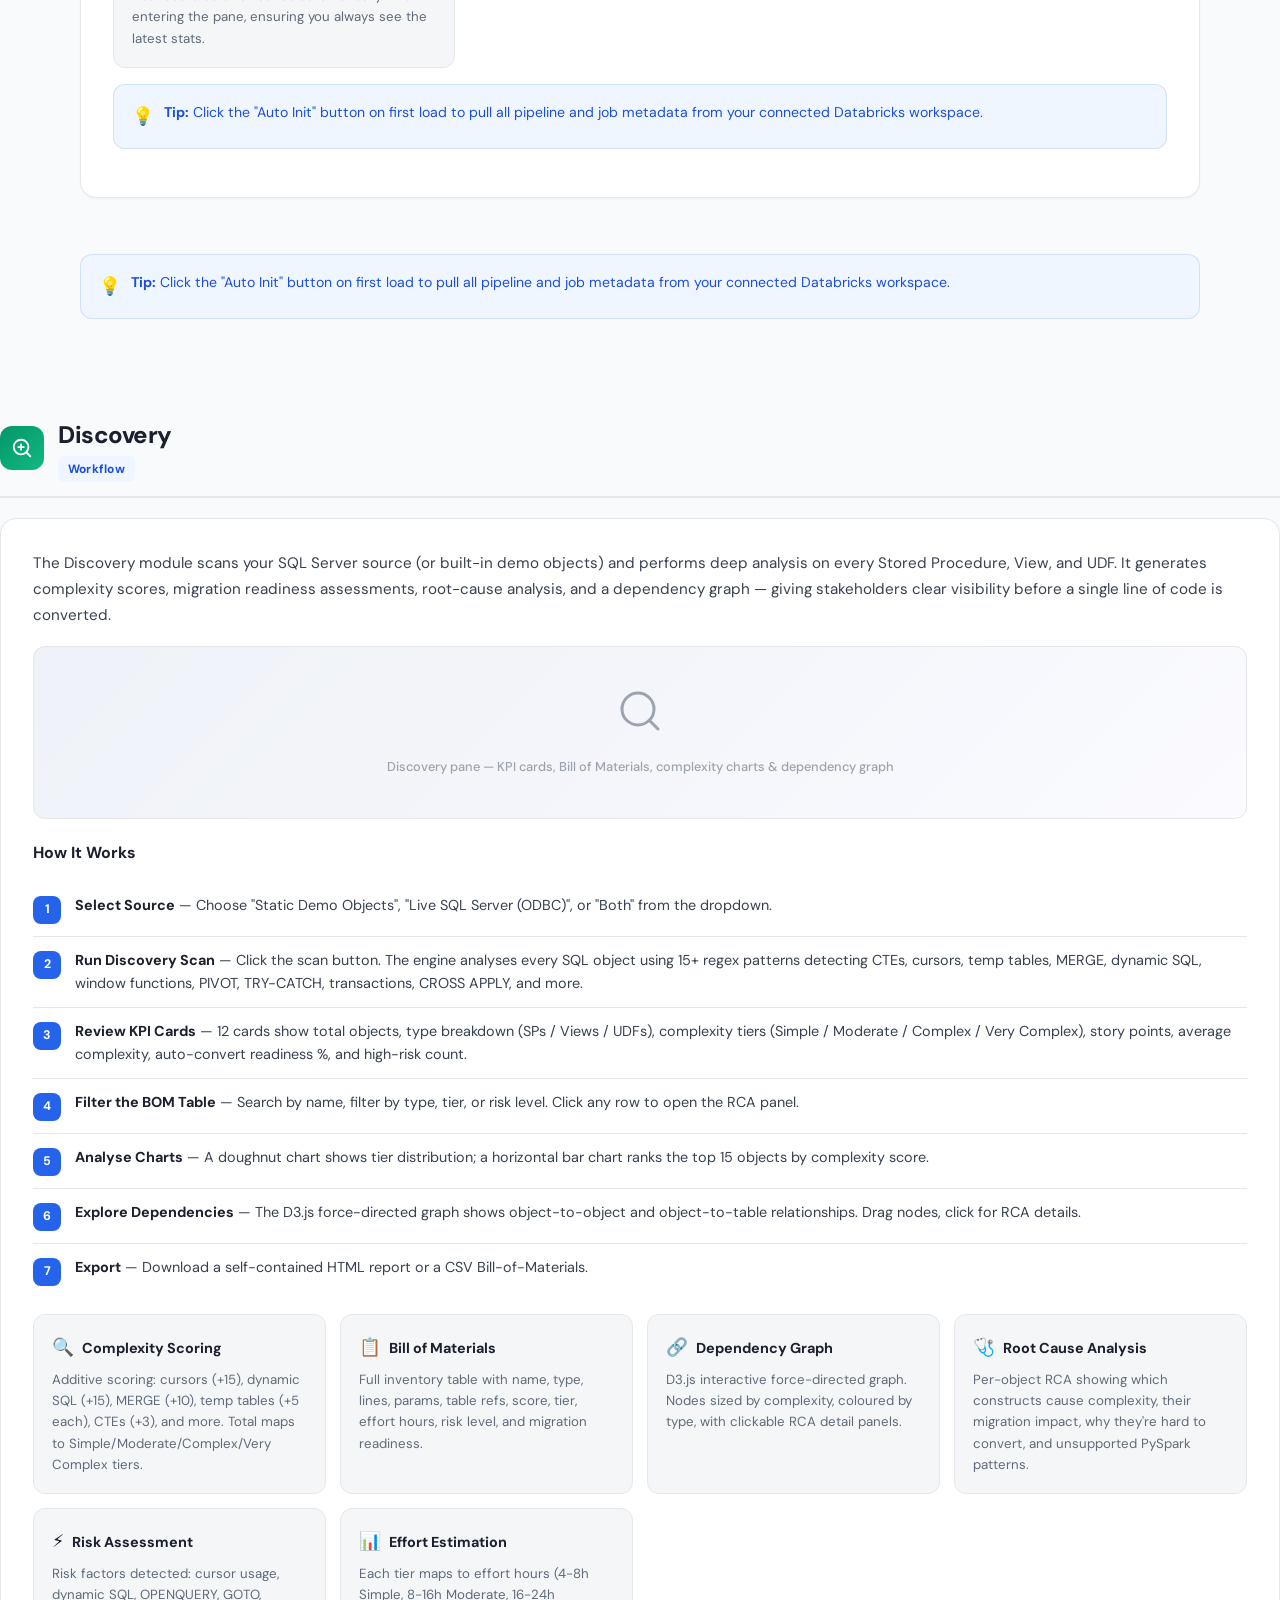
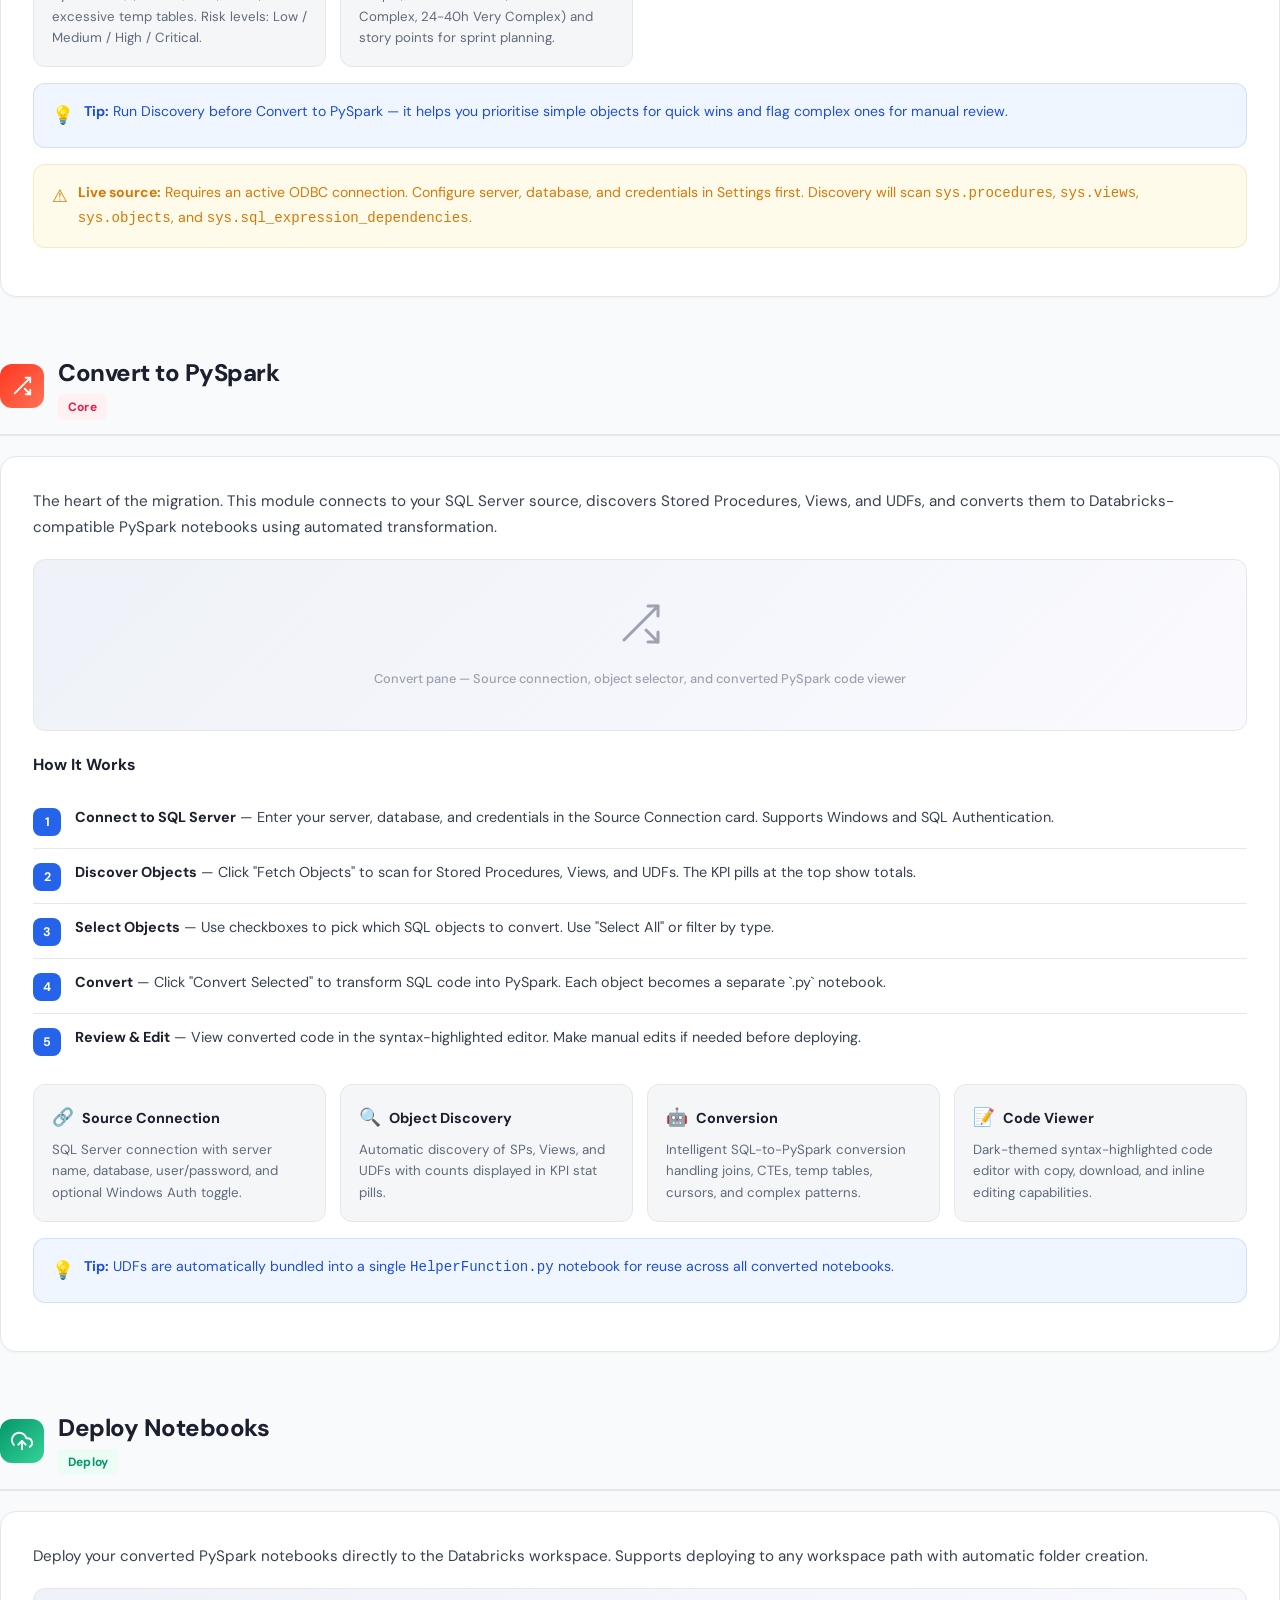
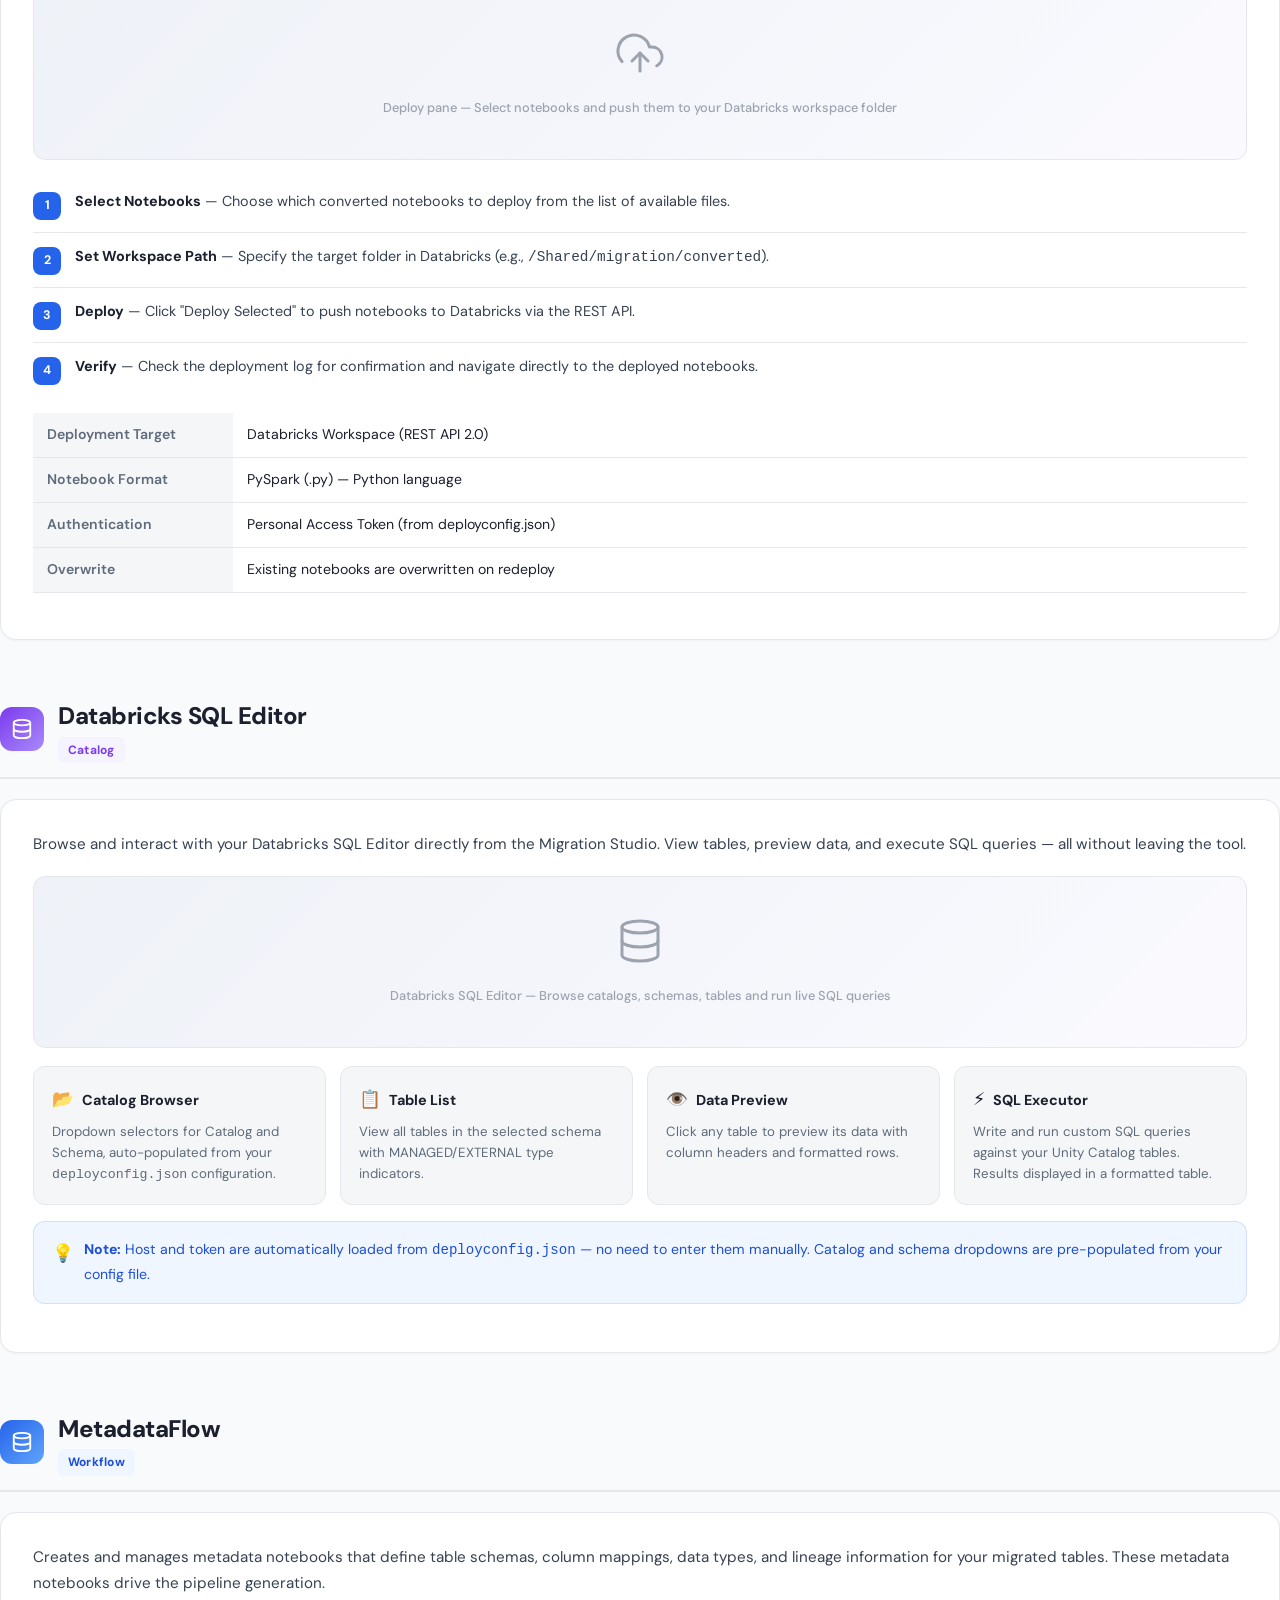
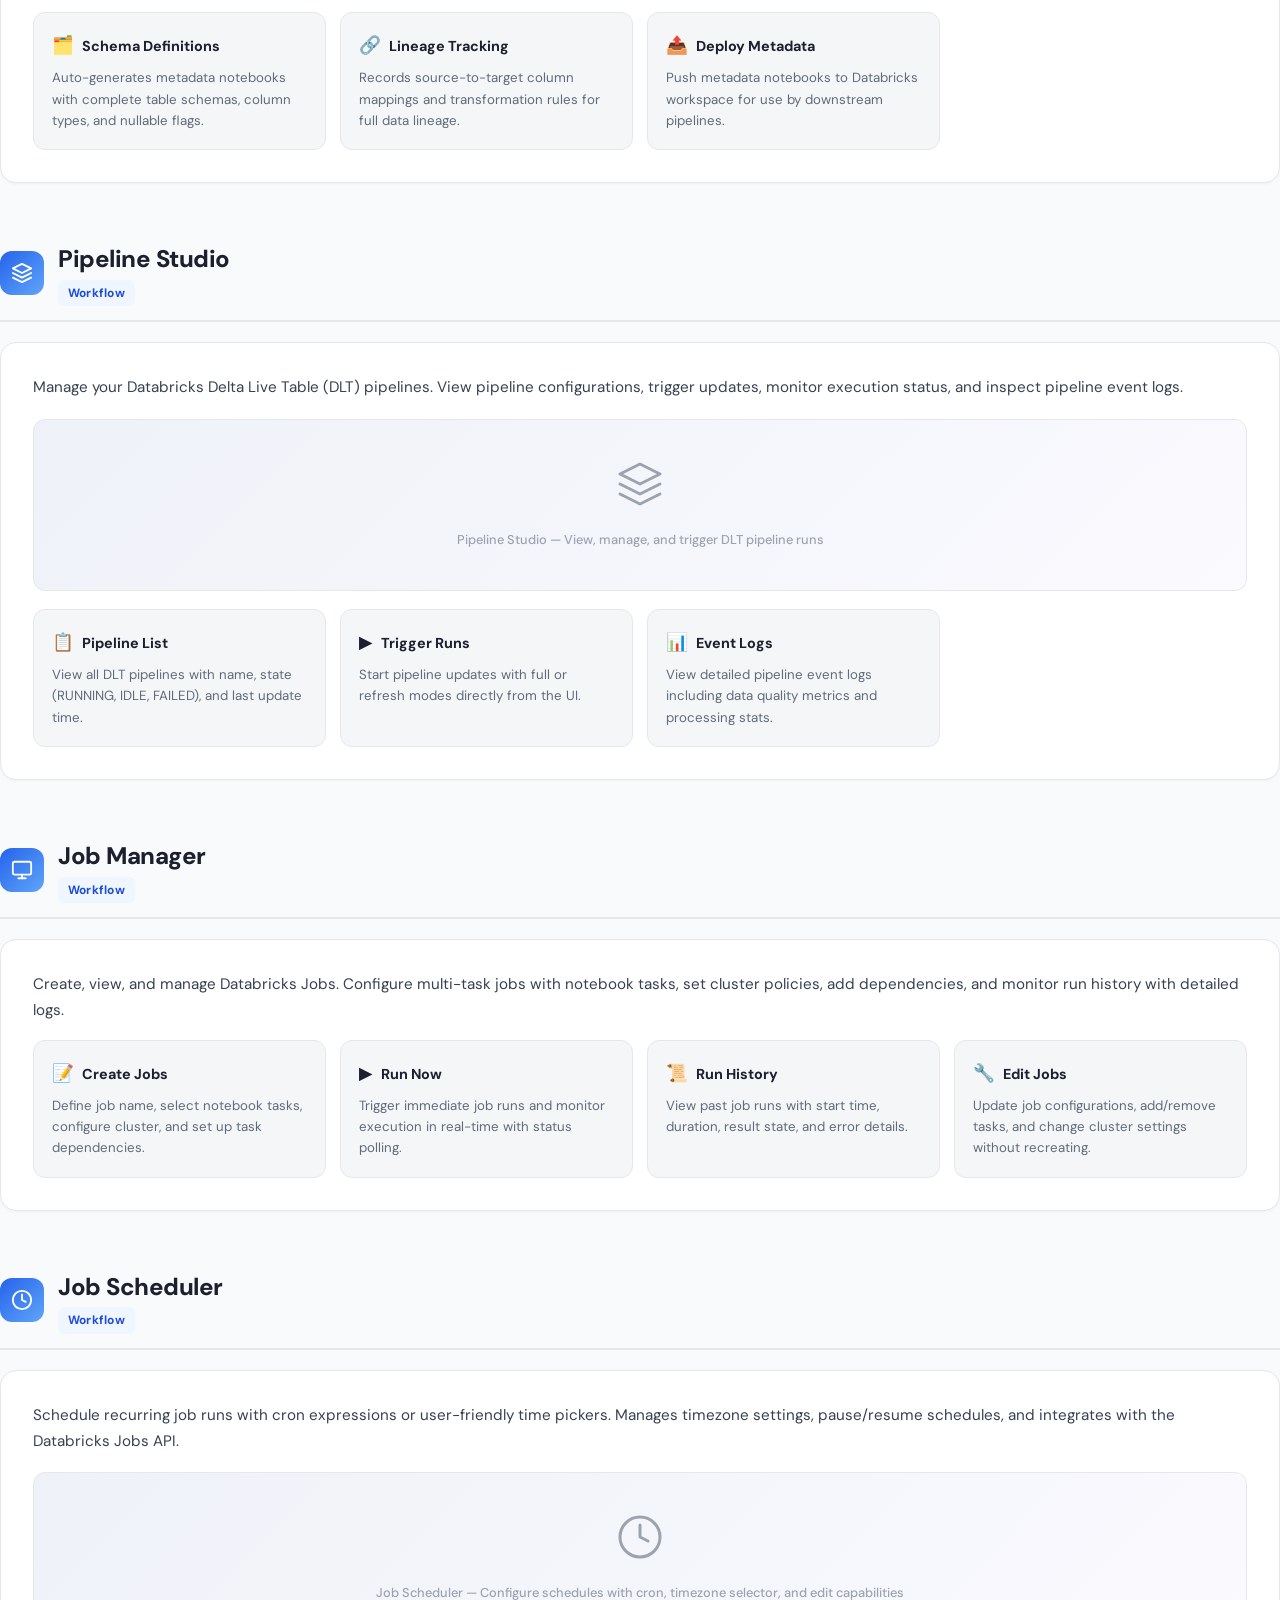
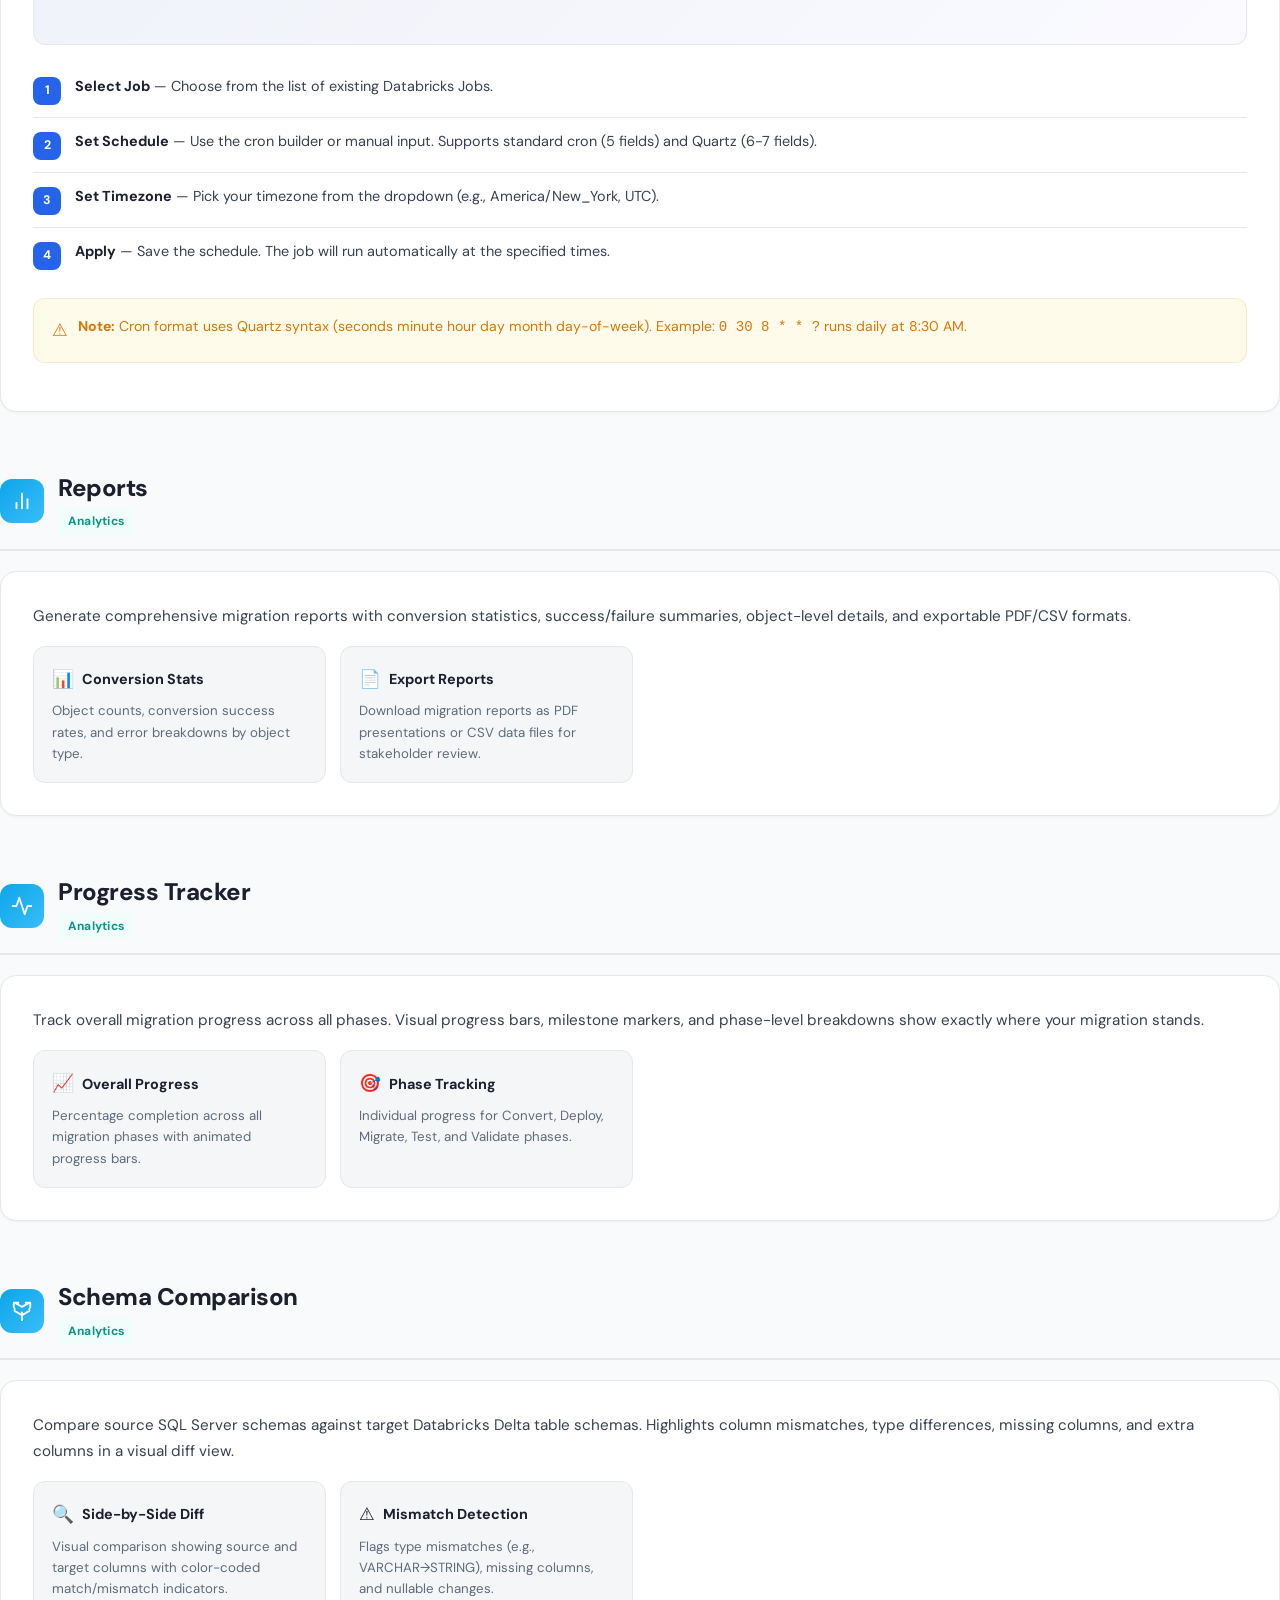
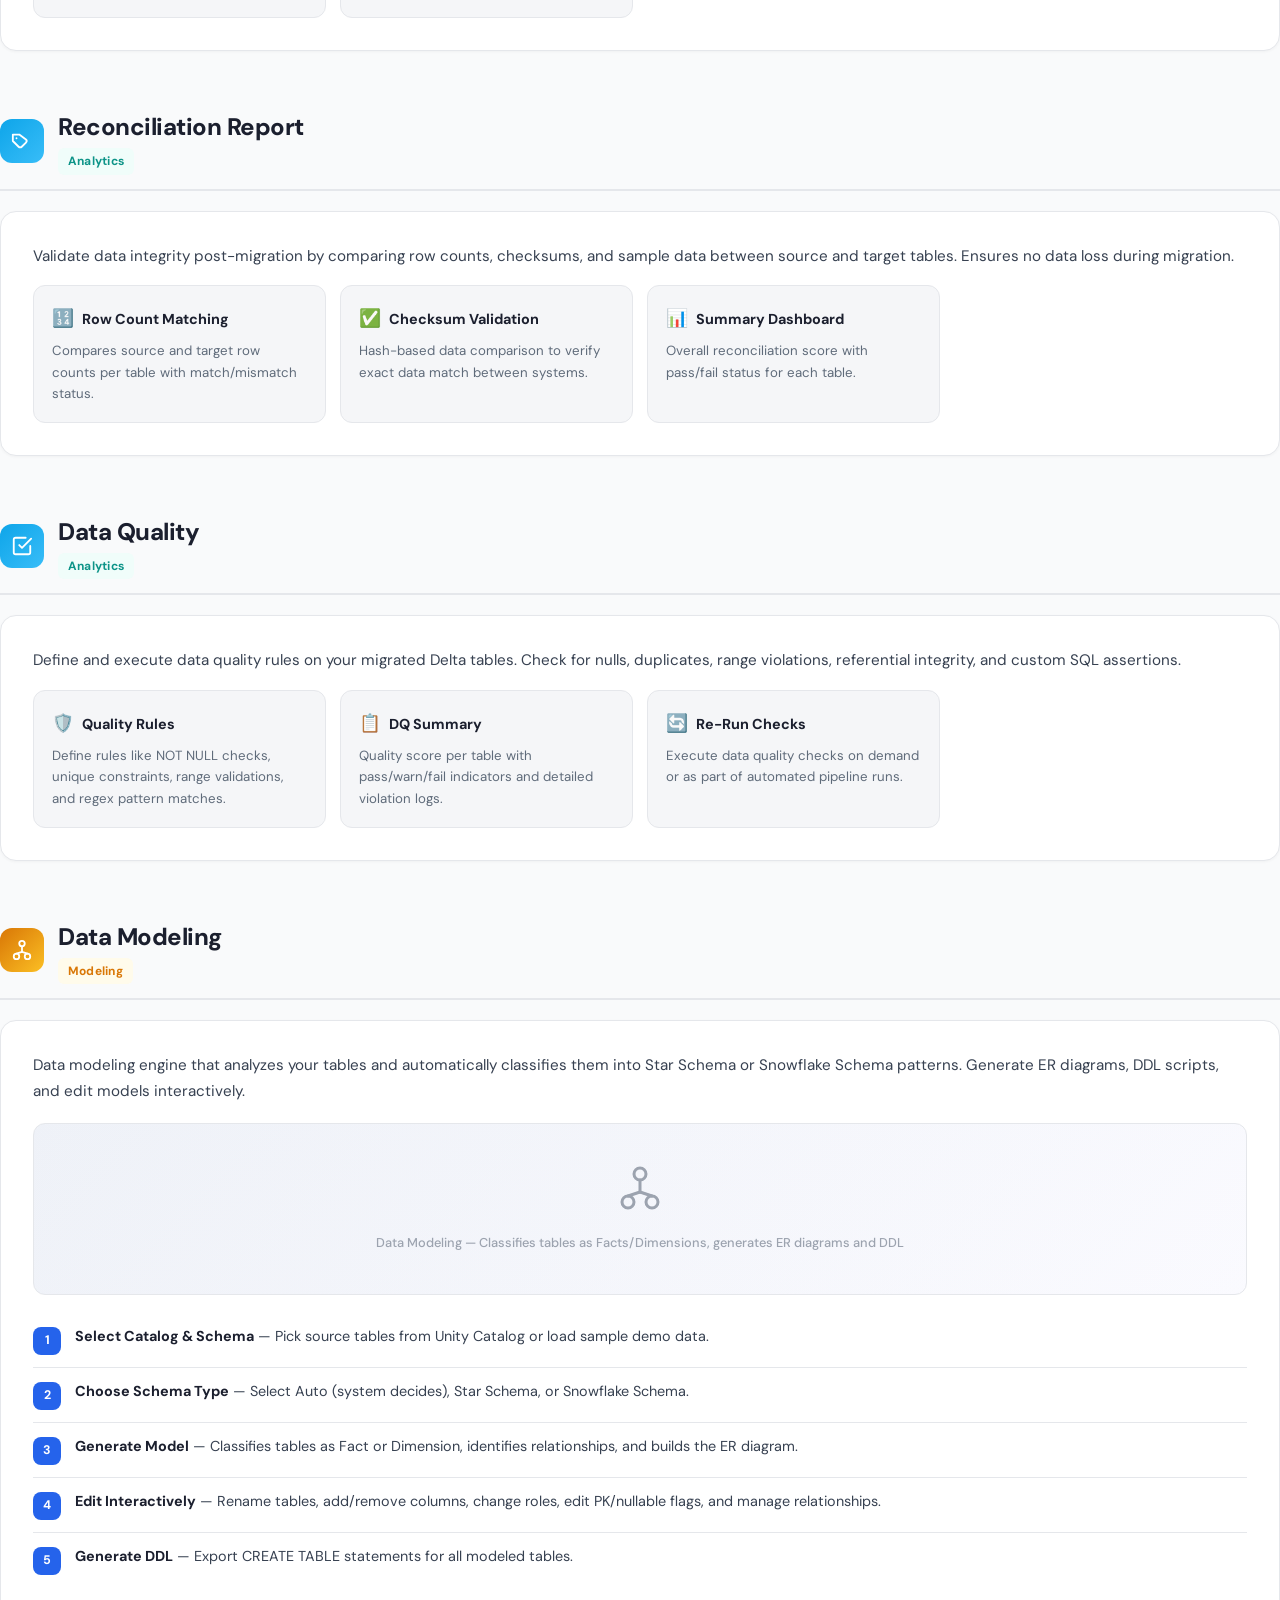
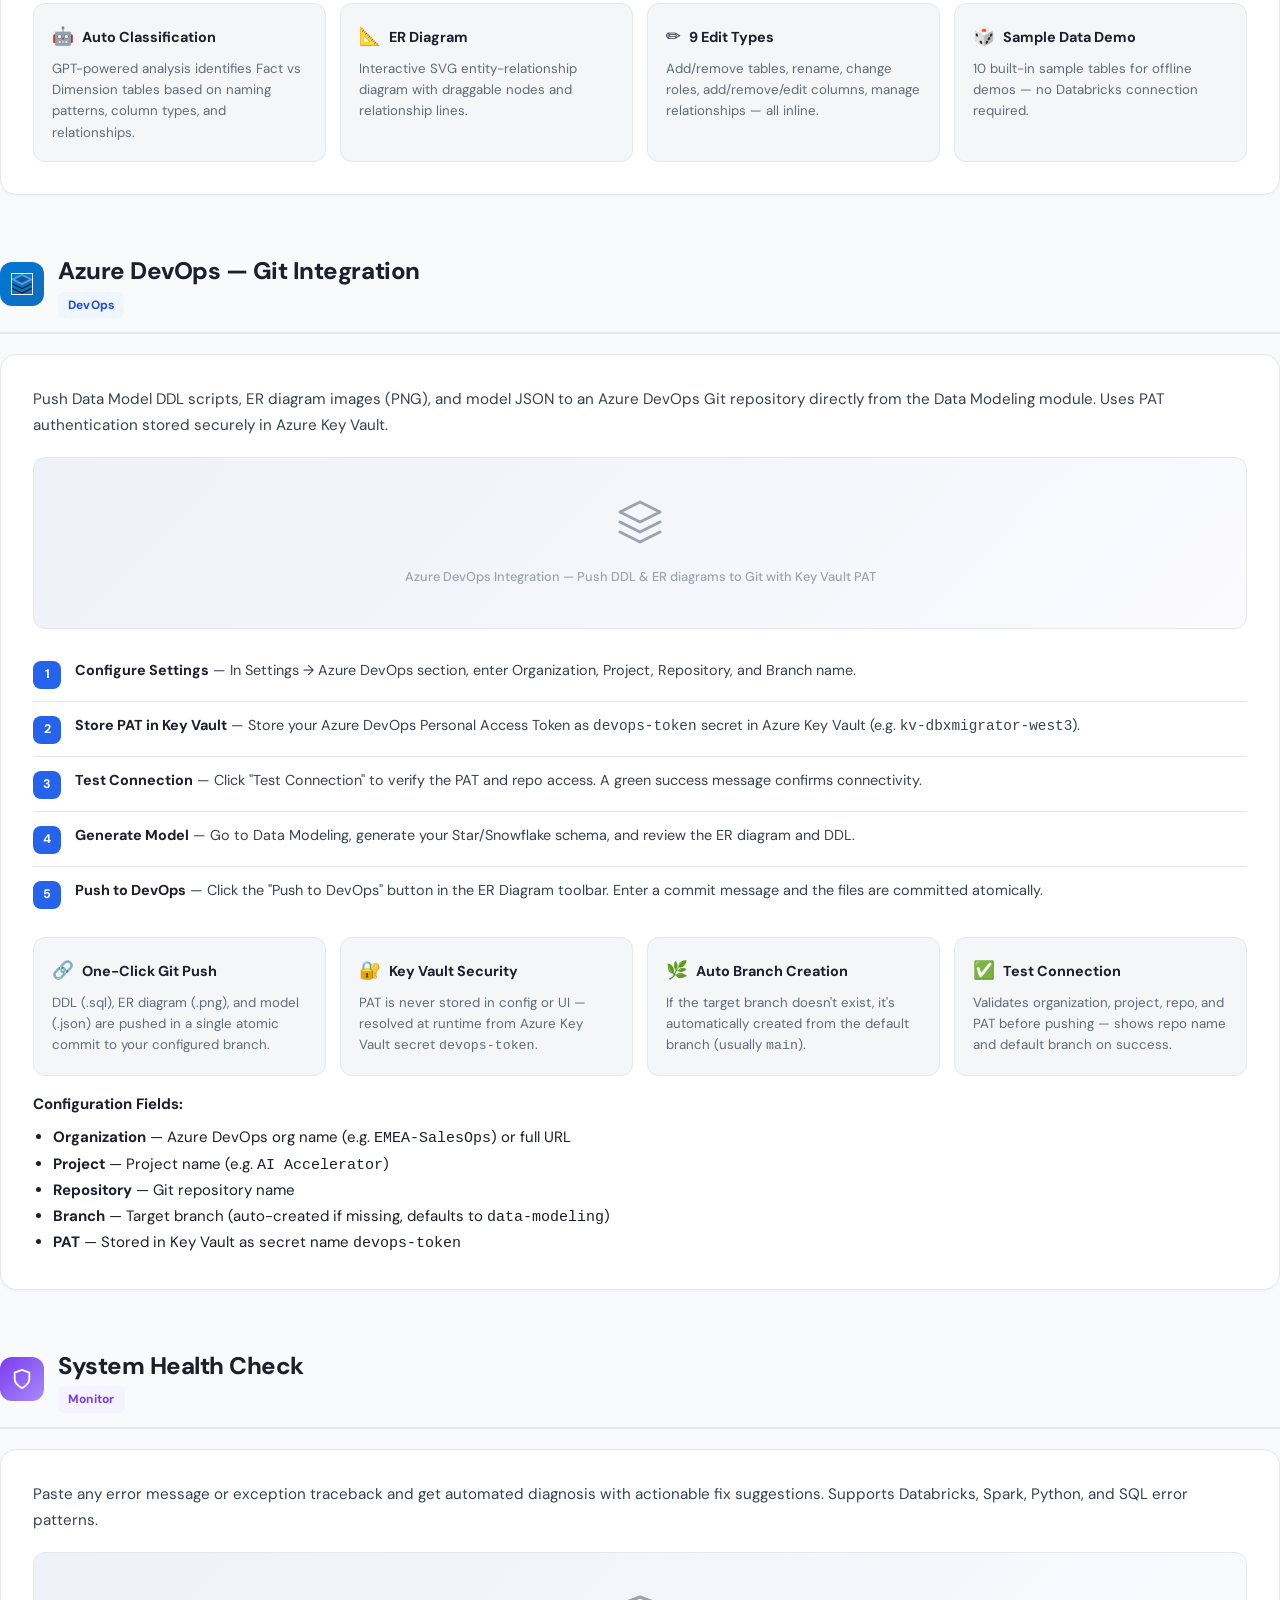
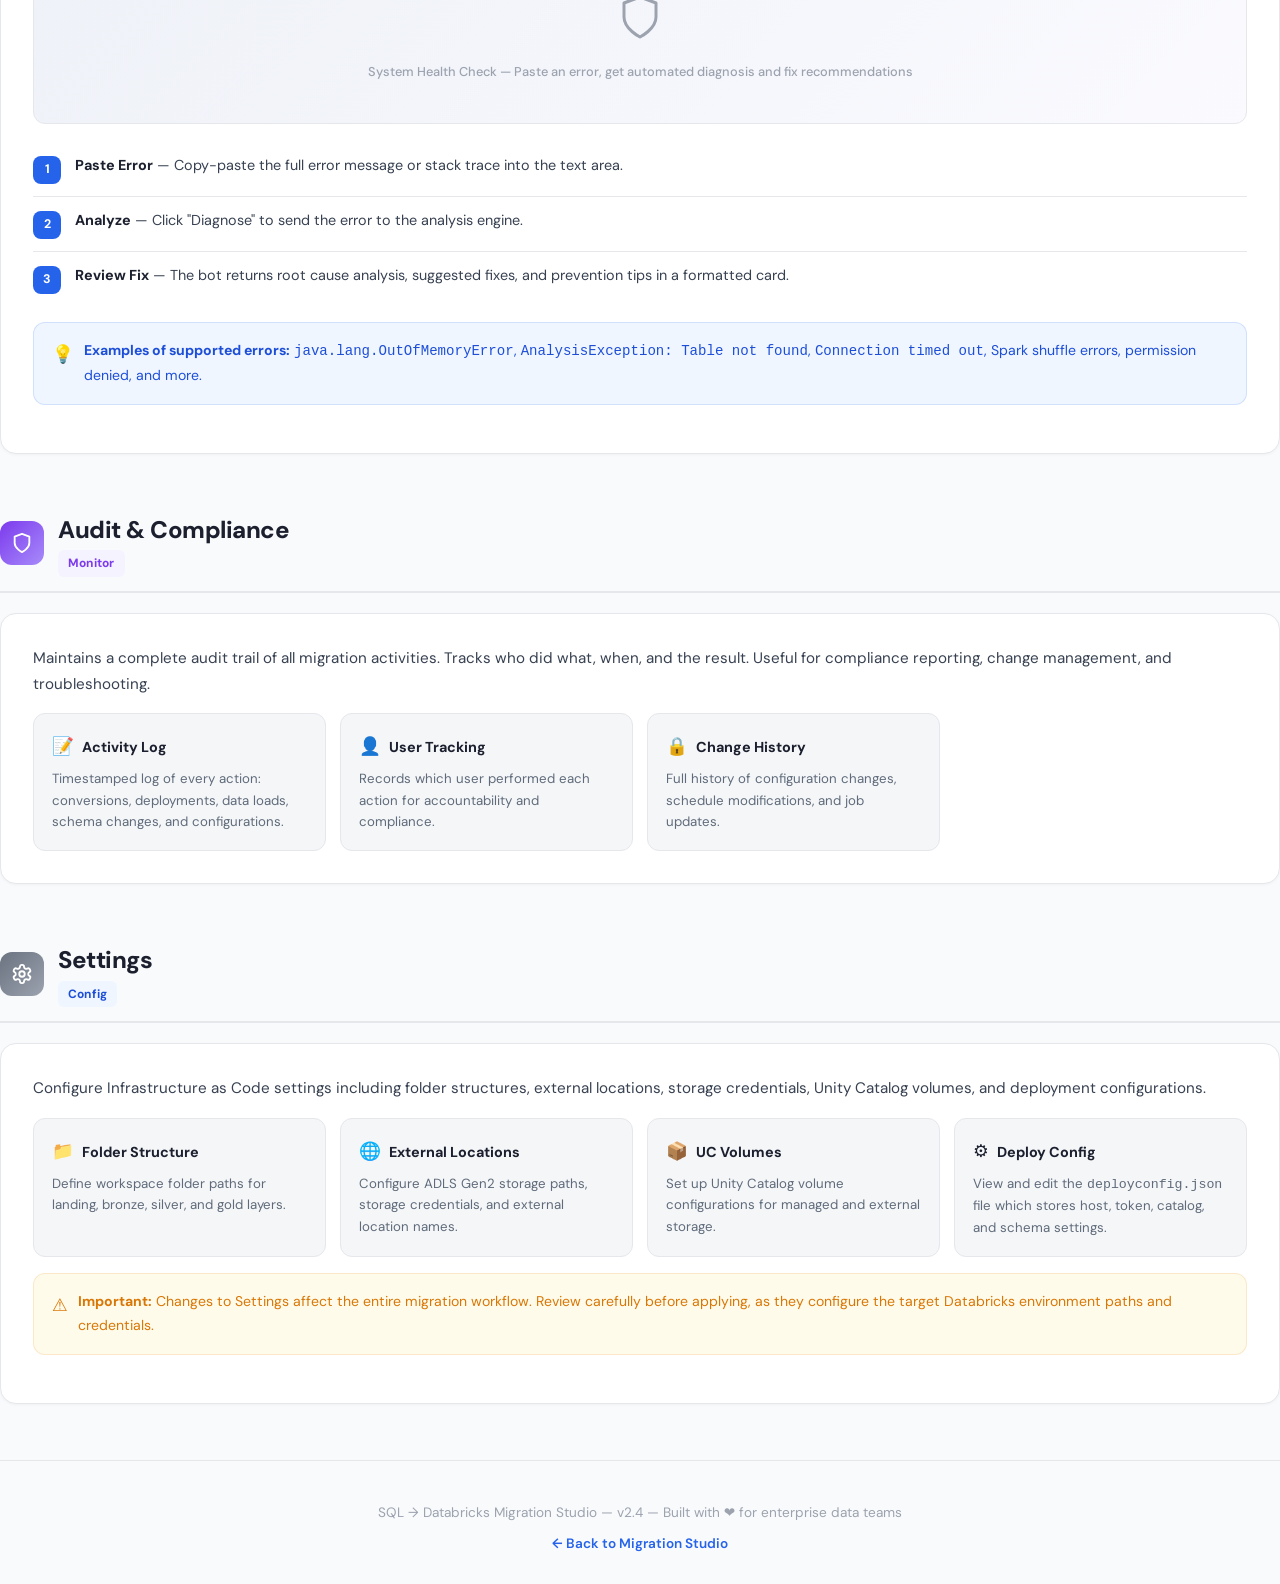
<file: migration_utility/templates/help.html>
<!DOCTYPE html>
<html lang="en">
<head>
<meta charset="UTF-8">
<meta name="viewport" content="width=device-width, initial-scale=1.0">
<title>Migration Studio — Help &amp; Documentation</title>
<link href="https://fonts.googleapis.com/css2?family=DM+Sans:wght@300;400;500;600;700;800&display=swap" rel="stylesheet">
<style>
*,*::before,*::after{box-sizing:border-box;margin:0;padding:0;}
:root{
  --font:'DM Sans',system-ui,-apple-system,sans-serif;
  --bg:#F9FAFB; --surface:#FFFFFF; --surface-2:#F5F6F8;
  --border:#E5E7EB; --border-2:#D1D5DB;
  --t1:#1B1F2E; --t2:#374151; --t3:#5F6B7A; --t4:#9CA3AF;
  --blue:#2563EB; --blue-light:#EFF6FF; --blue-fg:#1D4ED8;
  --green:#059669; --green-light:#ECFDF5;
  --amber:#D97706; --amber-light:#FFFBEB;
  --red:#DC2626; --accent:#FF3621;
  --purple:#7C3AED; --purple-light:#F5F3FF;
  --teal:#0D9488; --teal-light:#F0FDFA;
  --indigo:#4338CA; --indigo-light:#EEF2FF;
  --rose:#E11D48; --rose-light:#FFF1F2;
}
html{scroll-behavior:smooth;}
body{font-family:var(--font);font-size:15px;line-height:1.7;color:var(--t1);background:var(--bg);}

/* ── HERO ── */
.hero{
  background:linear-gradient(135deg,#0F172A 0%,#1E293B 50%,#0F172A 100%);
  color:#fff; padding:80px 0 60px; text-align:center; position:relative; overflow:hidden;
}
.hero::before{
  content:''; position:absolute; top:-50%; left:-50%; width:200%; height:200%;
  background:radial-gradient(circle at 30% 50%, rgba(255,54,33,.12) 0%, transparent 50%),
             radial-gradient(circle at 70% 50%, rgba(37,99,235,.1) 0%, transparent 50%);
}
.hero h1{font-size:2.8rem;font-weight:800;letter-spacing:-.03em;position:relative;}
.hero h1 span{background:linear-gradient(135deg,#FF3621,#FF7355);-webkit-background-clip:text;-webkit-text-fill-color:transparent;}
.hero p{font-size:1.15rem;color:rgba(255,255,255,.65);margin-top:12px;position:relative;max-width:640px;margin-left:auto;margin-right:auto;}
.hero-badge{
  display:inline-flex;align-items:center;gap:6px;margin-top:24px;position:relative;
  padding:8px 20px;border-radius:99px;font-size:.85rem;font-weight:600;
  background:rgba(255,255,255,.08);border:1px solid rgba(255,255,255,.12);color:rgba(255,255,255,.8);
}

/* ── NAV ── */
.doc-nav{
  position:sticky;top:0;z-index:100;background:rgba(255,255,255,.92);backdrop-filter:blur(12px);
  border-bottom:1px solid var(--border);padding:0 40px;
}
.doc-nav-inner{
  max-width:1200px;margin:0 auto;display:flex;align-items:center;gap:8px;
  overflow-x:auto;padding:12px 0;
}
.doc-nav a{
  padding:8px 16px;border-radius:8px;font-size:.82rem;font-weight:600;color:var(--t3);
  text-decoration:none;white-space:nowrap;transition:all .2s;
}
.doc-nav a:hover{background:var(--blue-light);color:var(--blue-fg);}

/* ── CONTAINER ── */
.container{max-width:1200px;margin:0 auto;padding:48px 40px 80px;}

/* ── TOC ── */
.toc{
  background:var(--surface);border:1px solid var(--border);border-radius:16px;
  padding:2rem;margin-bottom:48px;
}
.toc h2{font-size:1.3rem;font-weight:700;margin-bottom:16px;color:var(--t1);}
.toc-grid{display:grid;grid-template-columns:repeat(auto-fill,minmax(260px,1fr));gap:10px;}
.toc a{
  display:flex;align-items:center;gap:10px;padding:10px 14px;border-radius:10px;
  text-decoration:none;color:var(--t2);font-size:.88rem;font-weight:500;
  transition:all .2s;border:1px solid transparent;
}
.toc a:hover{background:var(--blue-light);border-color:rgba(37,99,235,.15);color:var(--blue-fg);}
.toc-num{
  width:28px;height:28px;border-radius:8px;display:flex;align-items:center;justify-content:center;
  font-size:.75rem;font-weight:700;color:#fff;flex-shrink:0;
}

/* ── SECTION ── */
.section{margin-bottom:56px;scroll-margin-top:80px;}
.section-header{
  display:flex;align-items:center;gap:14px;margin-bottom:20px;
  padding-bottom:14px;border-bottom:2px solid var(--border);
}
.section-icon{
  width:44px;height:44px;border-radius:12px;display:flex;align-items:center;justify-content:center;
  flex-shrink:0;
}
.section-icon svg{width:22px;height:22px;fill:none;stroke:#fff;stroke-width:2;stroke-linecap:round;stroke-linejoin:round;}
.section h2{font-size:1.5rem;font-weight:800;letter-spacing:-.02em;color:var(--t1);}
.section-body{
  background:var(--surface);border:1px solid var(--border);border-radius:16px;
  padding:2rem;box-shadow:0 1px 3px rgba(0,0,0,.04);
}
.section-body p{margin-bottom:14px;color:var(--t2);font-size:.95rem;}
.section-body p:last-child{margin-bottom:0;}

/* ── FEATURE GRID ── */
.feat-grid{display:grid;grid-template-columns:repeat(auto-fill,minmax(280px,1fr));gap:14px;margin-top:16px;}
.feat-card{
  padding:18px;border-radius:12px;border:1px solid var(--border);
  background:var(--surface-2);transition:all .2s;
}
.feat-card:hover{border-color:var(--border-2);transform:translateY(-1px);box-shadow:0 4px 16px rgba(0,0,0,.06);}
.feat-card h4{font-size:.9rem;font-weight:700;color:var(--t1);margin-bottom:6px;display:flex;align-items:center;gap:8px;}
.feat-card p{font-size:.83rem;color:var(--t3);line-height:1.6;}
.feat-icon{font-size:1.1rem;}

/* ── SAMPLE IMAGE PLACEHOLDERS ── */
.img-placeholder{
  width:100%;border-radius:12px;overflow:hidden;margin:18px 0;
  background:linear-gradient(135deg,var(--surface-2),#fff);
  border:1px solid var(--border);position:relative;
}
.img-inner{
  padding:40px 24px;text-align:center;
  background:linear-gradient(135deg,rgba(37,99,235,.03),rgba(99,102,241,.03));
}
.img-inner svg{width:48px;height:48px;fill:none;stroke:var(--t4);stroke-width:1.5;stroke-linecap:round;stroke-linejoin:round;margin-bottom:12px;}
.img-cap{font-size:.8rem;color:var(--t4);font-weight:500;}

/* ── STEP LIST ── */
.steps{counter-reset:step;margin:16px 0;}
.step-item{
  display:flex;gap:14px;padding:12px 0;border-bottom:1px solid var(--border);
  counter-increment:step;
}
.step-item:last-child{border-bottom:none;}
.step-item::before{
  content:counter(step);width:28px;height:28px;border-radius:8px;
  background:var(--blue);color:#fff;display:flex;align-items:center;justify-content:center;
  font-size:.78rem;font-weight:700;flex-shrink:0;margin-top:2px;
}
.step-item p{font-size:.9rem;color:var(--t2);line-height:1.6;}
.step-item strong{color:var(--t1);}

/* ── KEY-VALUE INFO ── */
.info-table{width:100%;border-collapse:collapse;margin:14px 0;}
.info-table th,.info-table td{text-align:left;padding:10px 14px;font-size:.88rem;border-bottom:1px solid var(--border);}
.info-table th{color:var(--t3);font-weight:600;width:200px;background:var(--surface-2);}
.info-table td{color:var(--t1);}

/* ── BADGES ── */
.badge{display:inline-flex;padding:3px 10px;border-radius:6px;font-size:.75rem;font-weight:700;letter-spacing:.02em;}
.badge-blue{background:var(--blue-light);color:var(--blue-fg);}
.badge-green{background:var(--green-light);color:var(--green);}
.badge-amber{background:var(--amber-light);color:var(--amber);}
.badge-purple{background:var(--purple-light);color:var(--purple);}
.badge-teal{background:var(--teal-light);color:var(--teal);}
.badge-rose{background:var(--rose-light);color:var(--rose);}

/* ── TIP / NOTE ── */
.tip{
  padding:16px 18px;border-radius:12px;margin:16px 0;font-size:.88rem;
  display:flex;align-items:flex-start;gap:10px;
}
.tip-info{background:var(--blue-light);border:1px solid rgba(37,99,235,.15);color:var(--blue-fg);}
.tip-warn{background:var(--amber-light);border:1px solid rgba(217,119,6,.15);color:var(--amber);}
.tip-icon{font-size:1.1rem;flex-shrink:0;margin-top:1px;}

/* ── FOOTER ── */
.doc-footer{
  text-align:center;padding:40px 0;border-top:1px solid var(--border);
  color:var(--t4);font-size:.85rem;margin-top:40px;
}
.doc-footer a{color:var(--blue);text-decoration:none;font-weight:600;}

/* ── SCROLLBAR ── */
::-webkit-scrollbar{width:6px;height:6px;}
::-webkit-scrollbar-track{background:#F3F4F6;}
::-webkit-scrollbar-thumb{background:#D1D5DB;border-radius:10px;}
::-webkit-scrollbar-thumb:hover{background:#9CA3AF;}

@media (max-width:768px){
  .hero h1{font-size:1.8rem;}
  .container{padding:24px 16px 60px;}
  .feat-grid{grid-template-columns:1fr;}
  .toc-grid{grid-template-columns:1fr;}
}
</style>
</head>
<body>

<!-- ═══════ HERO ═══════ -->
<div class="hero">
  <h1>SQL → Databricks <span>Migration Studio</span></h1>
  <p>Complete documentation for every module in the Migration Studio. Learn how each feature works, step-by-step workflows, and best practices.</p>
  <div class="hero-badge">📖 Help &amp; Documentation — v2.4</div>
</div>

<!-- ═══════ STICKY NAV ═══════ -->
<nav class="doc-nav">
  <div class="doc-nav-inner">
    <a href="#dashboard">Dashboard</a>
    <a href="#discovery">Discovery</a>
    <a href="#convert">Convert</a>
    <a href="#deploy">Deploy</a>
    <a href="#databricks-sql-editor">Databricks SQL Editor</a>
    <a href="#metadata">MetadataFlow</a>
    <a href="#pipelines">Pipelines</a>
    <a href="#jobs">Jobs</a>
    <a href="#scheduler">Scheduler</a>
    <a href="#reports">Reports</a>
    <a href="#progress">Progress</a>
    <a href="#schema">Schema</a>
    <a href="#recon">Reconciliation</a>
    <a href="#dq">Data Quality</a>
    <a href="#datamodel">Data Modeling</a>
    <a href="#healer">Self-Healing</a>
    <a href="#audit">Audit</a>
    <a href="#settings">Settings</a>
  </div>
</nav>

<!-- ═══════ CONTENT ═══════ -->
<div class="container">

<!-- TABLE OF CONTENTS -->
<div class="toc">
  <h2>📋 Table of Contents</h2>
  <div class="toc-grid">
    <a href="#dashboard"><span class="toc-num" style="background:var(--blue);">1</span> Dashboard</a>
    <a href="#discovery"><span class="toc-num" style="background:var(--green);">2</span> Discovery</a>
    <a href="#convert"><span class="toc-num" style="background:var(--accent);">3</span> Convert to PySpark</a>
    <a href="#deploy"><span class="toc-num" style="background:var(--green);">4</span> Deploy Notebooks</a>
    <a href="#databricks-sql-editor"><span class="toc-num" style="background:var(--purple);">5</span> Databricks SQL Editor</a>
    <a href="#metadata"><span class="toc-num" style="background:var(--blue);">6</span> MetadataFlow</a>
    <a href="#pipelines"><span class="toc-num" style="background:var(--blue);">7</span> Pipeline Studio</a>
    <a href="#jobs"><span class="toc-num" style="background:var(--blue);">8</span> Job Manager</a>
    <a href="#scheduler"><span class="toc-num" style="background:var(--blue);">9</span> Job Scheduler</a>
    <a href="#reports"><span class="toc-num" style="background:var(--teal);">10</span> Reports</a>
    <a href="#progress"><span class="toc-num" style="background:var(--teal);">11</span> Progress Tracker</a>
    <a href="#schema"><span class="toc-num" style="background:var(--teal);">12</span> Schema Comparison</a>
    <a href="#recon"><span class="toc-num" style="background:var(--teal);">13</span> Reconciliation</a>
    <a href="#dq"><span class="toc-num" style="background:var(--teal);">14</span> Data Quality</a>
    <a href="#datamodel"><span class="toc-num" style="background:var(--amber);">15</span> Data Modeling</a>
    <a href="#healer"><span class="toc-num" style="background:var(--purple);">16</span> System Health Check</a>
    <a href="#audit"><span class="toc-num" style="background:var(--purple);">17</span> Audit &amp; Compliance</a>
    <a href="#settings"><span class="toc-num" style="background:var(--t4);">18</span> Settings</a>
  </div>
</div>

<!-- ═══════════════════════════════════════════════════════════════════ -->
<!-- 1. DASHBOARD -->
<!-- ═══════════════════════════════════════════════════════════════════ -->
<div class="section" id="dashboard">
  <div class="section-header">
    <div class="section-icon" style="background:linear-gradient(135deg,#2563EB,#3B82F6);">
      <svg viewBox="0 0 24 24"><rect x="3" y="3" width="7" height="7" rx="1"/><rect x="14" y="3" width="7" height="7" rx="1"/><rect x="3" y="14" width="7" height="7" rx="1"/><rect x="14" y="14" width="7" height="7" rx="1"/></svg>
    </div>
    <div>
      <h2>Dashboard</h2>
      <span class="badge badge-blue">Workflow</span>
    </div>
  </div>
  <div class="section-body">
    <p>The Dashboard is your central command center for the entire migration project. It provides a real-time overview of all migration activities, KPI metrics, pipeline health, and workflow progress.</p>

    <div class="img-placeholder">
      <div class="img-inner">
        <svg viewBox="0 0 24 24"><rect x="3" y="3" width="18" height="18" rx="2"/><line x1="3" y1="9" x2="21" y2="9"/><line x1="9" y1="21" x2="9" y2="9"/></svg>
        <div class="img-cap">Dashboard — KPI cards showing total pipelines, jobs, success rate and recent runs</div>
      </div>
    </div>

    <div class="feat-grid">
      <div class="feat-card">
        <h4><span class="feat-icon">📊</span> KPI Metric Cards</h4>
        <p>Six colorful gradient cards showing Total Pipelines, Total Jobs, Success Rate, Watermarks, Active Clusters, and Recent Runs at a glance.</p>
      </div>
      <div class="feat-card">
        <h4><span class="feat-icon">📈</span> Pipeline Health</h4>
        <p>Real-time pipeline status with success/failure counts, last run timestamps, and drill-down capability.</p>
      </div>
      <div class="feat-card">
        <h4><span class="feat-icon">⚡</span> Quick Actions</h4>
        <p>One-click auto-initialization syncs all workflows, pipelines, and job metadata from your Databricks workspace.</p>
      </div>
      <div class="feat-card">
        <h4><span class="feat-icon">🔄</span> Auto-Refresh</h4>
        <p>Dashboard data refreshes automatically when entering the pane, ensuring you always see the latest stats.</p>
      </div>
    </div>

    <div class="tip tip-info">
      <span class="tip-icon">💡</span>
      <div><strong>Tip:</strong> Click the "Auto Init" button on first load to pull all pipeline and job metadata from your connected Databricks workspace.</div>
    </div>
  </div>
</div>

    <div class="tip tip-info">
      <span class="tip-icon">💡</span>
      <div><strong>Tip:</strong> Click the "Auto Init" button on first load to pull all pipeline and job metadata from your connected Databricks workspace.</div>
    </div>
  </div>
</div>

<!-- ═══════════════════════════════════════════════════════════════════ -->
<!-- 2. DISCOVERY -->
<!-- ═══════════════════════════════════════════════════════════════════ -->
<div class="section" id="discovery">
  <div class="section-header">
    <div class="section-icon" style="background:linear-gradient(135deg,#059669,#10B981);">
      <svg viewBox="0 0 24 24"><circle cx="11" cy="11" r="8"/><line x1="21" y1="21" x2="16.65" y2="16.65"/><line x1="11" y1="8" x2="11" y2="14"/><line x1="8" y1="11" x2="14" y2="11"/></svg>
    </div>
    <div>
      <h2>Discovery</h2>
      <span class="badge badge-blue">Workflow</span>
    </div>
  </div>
  <div class="section-body">
    <p>The Discovery module scans your SQL Server source (or built-in demo objects) and performs deep analysis on every Stored Procedure, View, and UDF. It generates complexity scores, migration readiness assessments, root-cause analysis, and a dependency graph — giving stakeholders clear visibility before a single line of code is converted.</p>

    <div class="img-placeholder">
      <div class="img-inner">
        <svg viewBox="0 0 24 24"><circle cx="11" cy="11" r="8"/><line x1="21" y1="21" x2="16.65" y2="16.65"/></svg>
        <div class="img-cap">Discovery pane — KPI cards, Bill of Materials, complexity charts & dependency graph</div>
      </div>
    </div>

    <h3 style="font-size:1rem;font-weight:700;margin:20px 0 12px;">How It Works</h3>
    <div class="steps">
      <div class="step-item"><p><strong>Select Source</strong> — Choose "Static Demo Objects", "Live SQL Server (ODBC)", or "Both" from the dropdown.</p></div>
      <div class="step-item"><p><strong>Run Discovery Scan</strong> — Click the scan button. The engine analyses every SQL object using 15+ regex patterns detecting CTEs, cursors, temp tables, MERGE, dynamic SQL, window functions, PIVOT, TRY-CATCH, transactions, CROSS APPLY, and more.</p></div>
      <div class="step-item"><p><strong>Review KPI Cards</strong> — 12 cards show total objects, type breakdown (SPs / Views / UDFs), complexity tiers (Simple / Moderate / Complex / Very Complex), story points, average complexity, auto-convert readiness %, and high-risk count.</p></div>
      <div class="step-item"><p><strong>Filter the BOM Table</strong> — Search by name, filter by type, tier, or risk level. Click any row to open the RCA panel.</p></div>
      <div class="step-item"><p><strong>Analyse Charts</strong> — A doughnut chart shows tier distribution; a horizontal bar chart ranks the top 15 objects by complexity score.</p></div>
      <div class="step-item"><p><strong>Explore Dependencies</strong> — The D3.js force-directed graph shows object-to-object and object-to-table relationships. Drag nodes, click for RCA details.</p></div>
      <div class="step-item"><p><strong>Export</strong> — Download a self-contained HTML report or a CSV Bill-of-Materials.</p></div>
    </div>

    <div class="feat-grid">
      <div class="feat-card">
        <h4><span class="feat-icon">🔍</span> Complexity Scoring</h4>
        <p>Additive scoring: cursors (+15), dynamic SQL (+15), MERGE (+10), temp tables (+5 each), CTEs (+3), and more. Total maps to Simple/Moderate/Complex/Very Complex tiers.</p>
      </div>
      <div class="feat-card">
        <h4><span class="feat-icon">📋</span> Bill of Materials</h4>
        <p>Full inventory table with name, type, lines, params, table refs, score, tier, effort hours, risk level, and migration readiness.</p>
      </div>
      <div class="feat-card">
        <h4><span class="feat-icon">🔗</span> Dependency Graph</h4>
        <p>D3.js interactive force-directed graph. Nodes sized by complexity, coloured by type, with clickable RCA detail panels.</p>
      </div>
      <div class="feat-card">
        <h4><span class="feat-icon">🩺</span> Root Cause Analysis</h4>
        <p>Per-object RCA showing which constructs cause complexity, their migration impact, why they're hard to convert, and unsupported PySpark patterns.</p>
      </div>
      <div class="feat-card">
        <h4><span class="feat-icon">⚡</span> Risk Assessment</h4>
        <p>Risk factors detected: cursor usage, dynamic SQL, OPENQUERY, GOTO, excessive temp tables. Risk levels: Low / Medium / High / Critical.</p>
      </div>
      <div class="feat-card">
        <h4><span class="feat-icon">📊</span> Effort Estimation</h4>
        <p>Each tier maps to effort hours (4-8h Simple, 8-16h Moderate, 16-24h Complex, 24-40h Very Complex) and story points for sprint planning.</p>
      </div>
    </div>

    <div class="tip tip-info">
      <span class="tip-icon">💡</span>
      <div><strong>Tip:</strong> Run Discovery before Convert to PySpark — it helps you prioritise simple objects for quick wins and flag complex ones for manual review.</div>
    </div>
    <div class="tip tip-warn">
      <span class="tip-icon">⚠️</span>
      <div><strong>Live source:</strong> Requires an active ODBC connection. Configure server, database, and credentials in Settings first. Discovery will scan <code>sys.procedures</code>, <code>sys.views</code>, <code>sys.objects</code>, and <code>sys.sql_expression_dependencies</code>.</div>
    </div>
  </div>
</div>

<!-- ═══════════════════════════════════════════════════════════════════ -->
<!-- 3. CONVERT TO PYSPARK -->
<!-- ═══════════════════════════════════════════════════════════════════ -->
<div class="section" id="convert">
  <div class="section-header">
    <div class="section-icon" style="background:linear-gradient(135deg,#FF3621,#FF7355);">
      <svg viewBox="0 0 24 24"><polyline points="16 3 21 3 21 8"/><line x1="4" y1="20" x2="21" y2="3"/><polyline points="21 16 21 21 16 21"/><line x1="15" y1="15" x2="21" y2="21"/></svg>
    </div>
    <div>
      <h2>Convert to PySpark</h2>
      <span class="badge badge-rose">Core</span>
    </div>
  </div>
  <div class="section-body">
    <p>The heart of the migration. This module connects to your SQL Server source, discovers Stored Procedures, Views, and UDFs, and converts them to Databricks-compatible PySpark notebooks using automated transformation.</p>

    <div class="img-placeholder">
      <div class="img-inner">
        <svg viewBox="0 0 24 24"><polyline points="16 3 21 3 21 8"/><line x1="4" y1="20" x2="21" y2="3"/><polyline points="21 16 21 21 16 21"/><line x1="15" y1="15" x2="21" y2="21"/></svg>
        <div class="img-cap">Convert pane — Source connection, object selector, and converted PySpark code viewer</div>
      </div>
    </div>

    <h3 style="font-size:1rem;font-weight:700;margin:20px 0 12px;">How It Works</h3>
    <div class="steps">
      <div class="step-item"><p><strong>Connect to SQL Server</strong> — Enter your server, database, and credentials in the Source Connection card. Supports Windows and SQL Authentication.</p></div>
      <div class="step-item"><p><strong>Discover Objects</strong> — Click "Fetch Objects" to scan for Stored Procedures, Views, and UDFs. The KPI pills at the top show totals.</p></div>
      <div class="step-item"><p><strong>Select Objects</strong> — Use checkboxes to pick which SQL objects to convert. Use "Select All" or filter by type.</p></div>
      <div class="step-item"><p><strong>Convert</strong> — Click "Convert Selected" to transform SQL code into PySpark. Each object becomes a separate `.py` notebook.</p></div>
      <div class="step-item"><p><strong>Review &amp; Edit</strong> — View converted code in the syntax-highlighted editor. Make manual edits if needed before deploying.</p></div>
    </div>

    <div class="feat-grid">
      <div class="feat-card">
        <h4><span class="feat-icon">🔗</span> Source Connection</h4>
        <p>SQL Server connection with server name, database, user/password, and optional Windows Auth toggle.</p>
      </div>
      <div class="feat-card">
        <h4><span class="feat-icon">🔍</span> Object Discovery</h4>
        <p>Automatic discovery of SPs, Views, and UDFs with counts displayed in KPI stat pills.</p>
      </div>
      <div class="feat-card">
        <h4><span class="feat-icon">🤖</span> Conversion</h4>
        <p>Intelligent SQL-to-PySpark conversion handling joins, CTEs, temp tables, cursors, and complex patterns.</p>
      </div>
      <div class="feat-card">
        <h4><span class="feat-icon">📝</span> Code Viewer</h4>
        <p>Dark-themed syntax-highlighted code editor with copy, download, and inline editing capabilities.</p>
      </div>
    </div>

    <div class="tip tip-info">
      <span class="tip-icon">💡</span>
      <div><strong>Tip:</strong> UDFs are automatically bundled into a single <code>HelperFunction.py</code> notebook for reuse across all converted notebooks.</div>
    </div>
  </div>
</div>

<!-- ═══════════════════════════════════════════════════════════════════ -->
<!-- 3. DEPLOY NOTEBOOKS -->
<!-- ═══════════════════════════════════════════════════════════════════ -->
<div class="section" id="deploy">
  <div class="section-header">
    <div class="section-icon" style="background:linear-gradient(135deg,#059669,#34D399);">
      <svg viewBox="0 0 24 24"><polyline points="16 16 12 12 8 16"/><line x1="12" y1="12" x2="12" y2="21"/><path d="M20.39 18.39A5 5 0 0018 9h-1.26A8 8 0 103 16.3"/></svg>
    </div>
    <div>
      <h2>Deploy Notebooks</h2>
      <span class="badge badge-green">Deploy</span>
    </div>
  </div>
  <div class="section-body">
    <p>Deploy your converted PySpark notebooks directly to the Databricks workspace. Supports deploying to any workspace path with automatic folder creation.</p>

    <div class="img-placeholder">
      <div class="img-inner">
        <svg viewBox="0 0 24 24"><polyline points="16 16 12 12 8 16"/><line x1="12" y1="12" x2="12" y2="21"/><path d="M20.39 18.39A5 5 0 0018 9h-1.26A8 8 0 103 16.3"/></svg>
        <div class="img-cap">Deploy pane — Select notebooks and push them to your Databricks workspace folder</div>
      </div>
    </div>

    <div class="steps">
      <div class="step-item"><p><strong>Select Notebooks</strong> — Choose which converted notebooks to deploy from the list of available files.</p></div>
      <div class="step-item"><p><strong>Set Workspace Path</strong> — Specify the target folder in Databricks (e.g., <code>/Shared/migration/converted</code>).</p></div>
      <div class="step-item"><p><strong>Deploy</strong> — Click "Deploy Selected" to push notebooks to Databricks via the REST API.</p></div>
      <div class="step-item"><p><strong>Verify</strong> — Check the deployment log for confirmation and navigate directly to the deployed notebooks.</p></div>
    </div>

    <table class="info-table">
      <tr><th>Deployment Target</th><td>Databricks Workspace (REST API 2.0)</td></tr>
      <tr><th>Notebook Format</th><td>PySpark (.py) — Python language</td></tr>
      <tr><th>Authentication</th><td>Personal Access Token (from deployconfig.json)</td></tr>
      <tr><th>Overwrite</th><td>Existing notebooks are overwritten on redeploy</td></tr>
    </table>
  </div>
</div>

<!-- ═══════════════════════════════════════════════════════════════════ -->
<!-- 4. DATABRICKS SQL EDITOR -->
<!-- ═════════════════════════════════════════════════════════════════ -->
<div class="section" id="databricks-sql-editor">
  <div class="section-header">
    <div class="section-icon" style="background:linear-gradient(135deg,#7C3AED,#A78BFA);">
      <svg viewBox="0 0 24 24"><ellipse cx="12" cy="5" rx="9" ry="3"/><path d="M21 12c0 1.66-4 3-9 3s-9-1.34-9-3"/><path d="M3 5v14c0 1.66 4 3 9 3s9-1.34 9-3V5"/></svg>
    </div>
    <div>
      <h2>Databricks SQL Editor</h2>
      <span class="badge badge-purple">Catalog</span>
    </div>
  </div>
  <div class="section-body">
    <p>Browse and interact with your Databricks SQL Editor directly from the Migration Studio. View tables, preview data, and execute SQL queries — all without leaving the tool.</p>

    <div class="img-placeholder">
      <div class="img-inner">
        <svg viewBox="0 0 24 24"><ellipse cx="12" cy="5" rx="9" ry="3"/><path d="M21 12c0 1.66-4 3-9 3s-9-1.34-9-3"/><path d="M3 5v14c0 1.66 4 3 9 3s9-1.34 9-3V5"/></svg>
        <div class="img-cap">Databricks SQL Editor — Browse catalogs, schemas, tables and run live SQL queries</div>
      </div>
    </div>

    <div class="feat-grid">
      <div class="feat-card">
        <h4><span class="feat-icon">📂</span> Catalog Browser</h4>
        <p>Dropdown selectors for Catalog and Schema, auto-populated from your <code>deployconfig.json</code> configuration.</p>
      </div>
      <div class="feat-card">
        <h4><span class="feat-icon">📋</span> Table List</h4>
        <p>View all tables in the selected schema with MANAGED/EXTERNAL type indicators.</p>
      </div>
      <div class="feat-card">
        <h4><span class="feat-icon">👁️</span> Data Preview</h4>
        <p>Click any table to preview its data with column headers and formatted rows.</p>
      </div>
      <div class="feat-card">
        <h4><span class="feat-icon">⚡</span> SQL Executor</h4>
        <p>Write and run custom SQL queries against your Unity Catalog tables. Results displayed in a formatted table.</p>
      </div>
    </div>

    <div class="tip tip-info">
      <span class="tip-icon">💡</span>
      <div><strong>Note:</strong> Host and token are automatically loaded from <code>deployconfig.json</code> — no need to enter them manually. Catalog and schema dropdowns are pre-populated from your config file.</div>
    </div>
  </div>
</div>

<!-- ═══════════════════════════════════════════════════════════════════ -->
<!-- 5. METADATAFLOW -->
<!-- ═══════════════════════════════════════════════════════════════════ -->
<div class="section" id="metadata">
  <div class="section-header">
    <div class="section-icon" style="background:linear-gradient(135deg,#2563EB,#60A5FA);">
      <svg viewBox="0 0 24 24"><ellipse cx="12" cy="5" rx="9" ry="3"/><path d="M21 12c0 1.66-4 3-9 3s-9-1.34-9-3"/><path d="M3 5v14c0 1.66 4 3 9 3s9-1.34 9-3V5"/></svg>
    </div>
    <div>
      <h2>MetadataFlow</h2>
      <span class="badge badge-blue">Workflow</span>
    </div>
  </div>
  <div class="section-body">
    <p>Creates and manages metadata notebooks that define table schemas, column mappings, data types, and lineage information for your migrated tables. These metadata notebooks drive the pipeline generation.</p>

    <div class="feat-grid">
      <div class="feat-card">
        <h4><span class="feat-icon">🗂️</span> Schema Definitions</h4>
        <p>Auto-generates metadata notebooks with complete table schemas, column types, and nullable flags.</p>
      </div>
      <div class="feat-card">
        <h4><span class="feat-icon">🔗</span> Lineage Tracking</h4>
        <p>Records source-to-target column mappings and transformation rules for full data lineage.</p>
      </div>
      <div class="feat-card">
        <h4><span class="feat-icon">📤</span> Deploy Metadata</h4>
        <p>Push metadata notebooks to Databricks workspace for use by downstream pipelines.</p>
      </div>
    </div>
  </div>
</div>

<!-- ═══════════════════════════════════════════════════════════════════ -->
<!-- 8. PIPELINE STUDIO -->
<!-- ═══════════════════════════════════════════════════════════════════ -->
<div class="section" id="pipelines">
  <div class="section-header">
    <div class="section-icon" style="background:linear-gradient(135deg,#2563EB,#60A5FA);">
      <svg viewBox="0 0 24 24"><path d="M12 2L2 7l10 5 10-5-10-5z"/><path d="M2 17l10 5 10-5"/><path d="M2 12l10 5 10-5"/></svg>
    </div>
    <div>
      <h2>Pipeline Studio</h2>
      <span class="badge badge-blue">Workflow</span>
    </div>
  </div>
  <div class="section-body">
    <p>Manage your Databricks Delta Live Table (DLT) pipelines. View pipeline configurations, trigger updates, monitor execution status, and inspect pipeline event logs.</p>

    <div class="img-placeholder">
      <div class="img-inner">
        <svg viewBox="0 0 24 24"><path d="M12 2L2 7l10 5 10-5-10-5z"/><path d="M2 17l10 5 10-5"/><path d="M2 12l10 5 10-5"/></svg>
        <div class="img-cap">Pipeline Studio — View, manage, and trigger DLT pipeline runs</div>
      </div>
    </div>

    <div class="feat-grid">
      <div class="feat-card">
        <h4><span class="feat-icon">📋</span> Pipeline List</h4>
        <p>View all DLT pipelines with name, state (RUNNING, IDLE, FAILED), and last update time.</p>
      </div>
      <div class="feat-card">
        <h4><span class="feat-icon">▶️</span> Trigger Runs</h4>
        <p>Start pipeline updates with full or refresh modes directly from the UI.</p>
      </div>
      <div class="feat-card">
        <h4><span class="feat-icon">📊</span> Event Logs</h4>
        <p>View detailed pipeline event logs including data quality metrics and processing stats.</p>
      </div>
    </div>
  </div>
</div>

<!-- ═══════════════════════════════════════════════════════════════════ -->
<!-- 9. JOB MANAGER -->
<!-- ═══════════════════════════════════════════════════════════════════ -->
<div class="section" id="jobs">
  <div class="section-header">
    <div class="section-icon" style="background:linear-gradient(135deg,#2563EB,#60A5FA);">
      <svg viewBox="0 0 24 24"><rect x="2" y="3" width="20" height="14" rx="2"/><line x1="8" y1="21" x2="16" y2="21"/><line x1="12" y1="17" x2="12" y2="21"/></svg>
    </div>
    <div>
      <h2>Job Manager</h2>
      <span class="badge badge-blue">Workflow</span>
    </div>
  </div>
  <div class="section-body">
    <p>Create, view, and manage Databricks Jobs. Configure multi-task jobs with notebook tasks, set cluster policies, add dependencies, and monitor run history with detailed logs.</p>

    <div class="feat-grid">
      <div class="feat-card">
        <h4><span class="feat-icon">📝</span> Create Jobs</h4>
        <p>Define job name, select notebook tasks, configure cluster, and set up task dependencies.</p>
      </div>
      <div class="feat-card">
        <h4><span class="feat-icon">▶️</span> Run Now</h4>
        <p>Trigger immediate job runs and monitor execution in real-time with status polling.</p>
      </div>
      <div class="feat-card">
        <h4><span class="feat-icon">📜</span> Run History</h4>
        <p>View past job runs with start time, duration, result state, and error details.</p>
      </div>
      <div class="feat-card">
        <h4><span class="feat-icon">🔧</span> Edit Jobs</h4>
        <p>Update job configurations, add/remove tasks, and change cluster settings without recreating.</p>
      </div>
    </div>
  </div>
</div>

<!-- ═══════════════════════════════════════════════════════════════════ -->
<!-- 10. JOB SCHEDULER -->
<!-- ═══════════════════════════════════════════════════════════════════ -->
<div class="section" id="scheduler">
  <div class="section-header">
    <div class="section-icon" style="background:linear-gradient(135deg,#2563EB,#60A5FA);">
      <svg viewBox="0 0 24 24"><circle cx="12" cy="12" r="10"/><polyline points="12 6 12 12 16 14"/></svg>
    </div>
    <div>
      <h2>Job Scheduler</h2>
      <span class="badge badge-blue">Workflow</span>
    </div>
  </div>
  <div class="section-body">
    <p>Schedule recurring job runs with cron expressions or user-friendly time pickers. Manages timezone settings, pause/resume schedules, and integrates with the Databricks Jobs API.</p>

    <div class="img-placeholder">
      <div class="img-inner">
        <svg viewBox="0 0 24 24"><circle cx="12" cy="12" r="10"/><polyline points="12 6 12 12 16 14"/></svg>
        <div class="img-cap">Job Scheduler — Configure schedules with cron, timezone selector, and edit capabilities</div>
      </div>
    </div>

    <div class="steps">
      <div class="step-item"><p><strong>Select Job</strong> — Choose from the list of existing Databricks Jobs.</p></div>
      <div class="step-item"><p><strong>Set Schedule</strong> — Use the cron builder or manual input. Supports standard cron (5 fields) and Quartz (6-7 fields).</p></div>
      <div class="step-item"><p><strong>Set Timezone</strong> — Pick your timezone from the dropdown (e.g., America/New_York, UTC).</p></div>
      <div class="step-item"><p><strong>Apply</strong> — Save the schedule. The job will run automatically at the specified times.</p></div>
    </div>

    <div class="tip tip-warn">
      <span class="tip-icon">⚠️</span>
      <div><strong>Note:</strong> Cron format uses Quartz syntax (seconds minute hour day month day-of-week). Example: <code>0 30 8 * * ?</code> runs daily at 8:30 AM.</div>
    </div>
  </div>
</div>

<!-- ═══════════════════════════════════════════════════════════════════ -->
<!-- 11. REPORTS -->
<!-- ═══════════════════════════════════════════════════════════════════ -->
<div class="section" id="reports">
  <div class="section-header">
    <div class="section-icon" style="background:linear-gradient(135deg,#0EA5E9,#38BDF8);">
      <svg viewBox="0 0 24 24"><line x1="18" y1="20" x2="18" y2="10"/><line x1="12" y1="20" x2="12" y2="4"/><line x1="6" y1="20" x2="6" y2="14"/></svg>
    </div>
    <div>
      <h2>Reports</h2>
      <span class="badge badge-teal">Analytics</span>
    </div>
  </div>
  <div class="section-body">
    <p>Generate comprehensive migration reports with conversion statistics, success/failure summaries, object-level details, and exportable PDF/CSV formats.</p>

    <div class="feat-grid">
      <div class="feat-card">
        <h4><span class="feat-icon">📊</span> Conversion Stats</h4>
        <p>Object counts, conversion success rates, and error breakdowns by object type.</p>
      </div>
      <div class="feat-card">
        <h4><span class="feat-icon">📄</span> Export Reports</h4>
        <p>Download migration reports as PDF presentations or CSV data files for stakeholder review.</p>
      </div>
    </div>
  </div>
</div>

<!-- ═══════════════════════════════════════════════════════════════════ -->
<!-- 12. PROGRESS TRACKER -->
<!-- ═══════════════════════════════════════════════════════════════════ -->
<div class="section" id="progress">
  <div class="section-header">
    <div class="section-icon" style="background:linear-gradient(135deg,#0EA5E9,#38BDF8);">
      <svg viewBox="0 0 24 24"><path d="M22 12h-4l-3 9L9 3l-3 9H2"/></svg>
    </div>
    <div>
      <h2>Progress Tracker</h2>
      <span class="badge badge-teal">Analytics</span>
    </div>
  </div>
  <div class="section-body">
    <p>Track overall migration progress across all phases. Visual progress bars, milestone markers, and phase-level breakdowns show exactly where your migration stands.</p>

    <div class="feat-grid">
      <div class="feat-card">
        <h4><span class="feat-icon">📈</span> Overall Progress</h4>
        <p>Percentage completion across all migration phases with animated progress bars.</p>
      </div>
      <div class="feat-card">
        <h4><span class="feat-icon">🎯</span> Phase Tracking</h4>
        <p>Individual progress for Convert, Deploy, Migrate, Test, and Validate phases.</p>
      </div>
    </div>
  </div>
</div>

<!-- ═══════════════════════════════════════════════════════════════════ -->
<!-- 13. SCHEMA COMPARISON -->
<!-- ═══════════════════════════════════════════════════════════════════ -->
<div class="section" id="schema">
  <div class="section-header">
    <div class="section-icon" style="background:linear-gradient(135deg,#0EA5E9,#38BDF8);">
      <svg viewBox="0 0 24 24"><path d="M16 3h5v5"/><path d="M8 3H3v5"/><path d="M12 22v-8.5"/><path d="M20 9.5V12l-8 4.5L4 12V9.5"/><path d="M4 3l8 4.5L20 3"/></svg>
    </div>
    <div>
      <h2>Schema Comparison</h2>
      <span class="badge badge-teal">Analytics</span>
    </div>
  </div>
  <div class="section-body">
    <p>Compare source SQL Server schemas against target Databricks Delta table schemas. Highlights column mismatches, type differences, missing columns, and extra columns in a visual diff view.</p>

    <div class="feat-grid">
      <div class="feat-card">
        <h4><span class="feat-icon">🔍</span> Side-by-Side Diff</h4>
        <p>Visual comparison showing source and target columns with color-coded match/mismatch indicators.</p>
      </div>
      <div class="feat-card">
        <h4><span class="feat-icon">⚠️</span> Mismatch Detection</h4>
        <p>Flags type mismatches (e.g., VARCHAR→STRING), missing columns, and nullable changes.</p>
      </div>
    </div>
  </div>
</div>

<!-- ═══════════════════════════════════════════════════════════════════ -->
<!-- 14. RECONCILIATION REPORT -->
<!-- ═══════════════════════════════════════════════════════════════════ -->
<div class="section" id="recon">
  <div class="section-header">
    <div class="section-icon" style="background:linear-gradient(135deg,#0EA5E9,#38BDF8);">
      <svg viewBox="0 0 24 24"><path d="M9 5H2v7l6.29 6.29c.94.94 2.48.94 3.42 0l4.58-4.58c.94-.94.94-2.48 0-3.42L9 5z"/><path d="M6 9h.01"/></svg>
    </div>
    <div>
      <h2>Reconciliation Report</h2>
      <span class="badge badge-teal">Analytics</span>
    </div>
  </div>
  <div class="section-body">
    <p>Validate data integrity post-migration by comparing row counts, checksums, and sample data between source and target tables. Ensures no data loss during migration.</p>

    <div class="feat-grid">
      <div class="feat-card">
        <h4><span class="feat-icon">🔢</span> Row Count Matching</h4>
        <p>Compares source and target row counts per table with match/mismatch status.</p>
      </div>
      <div class="feat-card">
        <h4><span class="feat-icon">✅</span> Checksum Validation</h4>
        <p>Hash-based data comparison to verify exact data match between systems.</p>
      </div>
      <div class="feat-card">
        <h4><span class="feat-icon">📊</span> Summary Dashboard</h4>
        <p>Overall reconciliation score with pass/fail status for each table.</p>
      </div>
    </div>
  </div>
</div>

<!-- ═══════════════════════════════════════════════════════════════════ -->
<!-- 15. DATA QUALITY -->
<!-- ═══════════════════════════════════════════════════════════════════ -->
<div class="section" id="dq">
  <div class="section-header">
    <div class="section-icon" style="background:linear-gradient(135deg,#0EA5E9,#38BDF8);">
      <svg viewBox="0 0 24 24"><path d="M9 11l3 3L22 4"/><path d="M21 12v7a2 2 0 01-2 2H5a2 2 0 01-2-2V5a2 2 0 012-2h11"/></svg>
    </div>
    <div>
      <h2>Data Quality</h2>
      <span class="badge badge-teal">Analytics</span>
    </div>
  </div>
  <div class="section-body">
    <p>Define and execute data quality rules on your migrated Delta tables. Check for nulls, duplicates, range violations, referential integrity, and custom SQL assertions.</p>

    <div class="feat-grid">
      <div class="feat-card">
        <h4><span class="feat-icon">🛡️</span> Quality Rules</h4>
        <p>Define rules like NOT NULL checks, unique constraints, range validations, and regex pattern matches.</p>
      </div>
      <div class="feat-card">
        <h4><span class="feat-icon">📋</span> DQ Summary</h4>
        <p>Quality score per table with pass/warn/fail indicators and detailed violation logs.</p>
      </div>
      <div class="feat-card">
        <h4><span class="feat-icon">🔄</span> Re-Run Checks</h4>
        <p>Execute data quality checks on demand or as part of automated pipeline runs.</p>
      </div>
    </div>
  </div>
</div>

<!-- ═══════════════════════════════════════════════════════════════════ -->
<!-- 16. DATA MODELING -->
<!-- ═══════════════════════════════════════════════════════════════════ -->
<div class="section" id="datamodel">
  <div class="section-header">
    <div class="section-icon" style="background:linear-gradient(135deg,#D97706,#FBBF24);">
      <svg viewBox="0 0 24 24"><circle cx="12" cy="5" r="3"/><line x1="12" y1="8" x2="12" y2="14"/><circle cx="6" cy="19" r="3"/><circle cx="18" cy="19" r="3"/><line x1="12" y1="14" x2="6" y2="16"/><line x1="12" y1="14" x2="18" y2="16"/></svg>
    </div>
    <div>
      <h2>Data Modeling</h2>
      <span class="badge badge-amber">Modeling</span>
    </div>
  </div>
  <div class="section-body">
    <p>Data modeling engine that analyzes your tables and automatically classifies them into Star Schema or Snowflake Schema patterns. Generate ER diagrams, DDL scripts, and edit models interactively.</p>

    <div class="img-placeholder">
      <div class="img-inner">
        <svg viewBox="0 0 24 24"><circle cx="12" cy="5" r="3"/><line x1="12" y1="8" x2="12" y2="14"/><circle cx="6" cy="19" r="3"/><circle cx="18" cy="19" r="3"/><line x1="12" y1="14" x2="6" y2="16"/><line x1="12" y1="14" x2="18" y2="16"/></svg>
        <div class="img-cap">Data Modeling — Classifies tables as Facts/Dimensions, generates ER diagrams and DDL</div>
      </div>
    </div>

    <div class="steps">
      <div class="step-item"><p><strong>Select Catalog &amp; Schema</strong> — Pick source tables from Unity Catalog or load sample demo data.</p></div>
      <div class="step-item"><p><strong>Choose Schema Type</strong> — Select Auto (system decides), Star Schema, or Snowflake Schema.</p></div>
      <div class="step-item"><p><strong>Generate Model</strong> — Classifies tables as Fact or Dimension, identifies relationships, and builds the ER diagram.</p></div>
      <div class="step-item"><p><strong>Edit Interactively</strong> — Rename tables, add/remove columns, change roles, edit PK/nullable flags, and manage relationships.</p></div>
      <div class="step-item"><p><strong>Generate DDL</strong> — Export CREATE TABLE statements for all modeled tables.</p></div>
    </div>

    <div class="feat-grid">
      <div class="feat-card">
        <h4><span class="feat-icon">🤖</span> Auto Classification</h4>
        <p>GPT-powered analysis identifies Fact vs Dimension tables based on naming patterns, column types, and relationships.</p>
      </div>
      <div class="feat-card">
        <h4><span class="feat-icon">📐</span> ER Diagram</h4>
        <p>Interactive SVG entity-relationship diagram with draggable nodes and relationship lines.</p>
      </div>
      <div class="feat-card">
        <h4><span class="feat-icon">✏️</span> 9 Edit Types</h4>
        <p>Add/remove tables, rename, change roles, add/remove/edit columns, manage relationships — all inline.</p>
      </div>
      <div class="feat-card">
        <h4><span class="feat-icon">🎲</span> Sample Data Demo</h4>
        <p>10 built-in sample tables for offline demos — no Databricks connection required.</p>
      </div>
    </div>
  </div>
</div>

<!-- ═══════════════════════════════════════════════════════════════════ -->
<!-- 16b. AZURE DEVOPS GIT INTEGRATION -->
<!-- ═══════════════════════════════════════════════════════════════════ -->
<div class="section" id="devops-integration">
  <div class="section-header">
    <div class="section-icon" style="background:linear-gradient(135deg,#0078D4,#106EBE);">
      <svg viewBox="0 0 24 24"><path d="M0 0h24v24H0z" fill="none"/><path d="M12 2L2 7l10 5 10-5-10-5z" fill="currentColor" opacity=".3"/><path d="M2 17l10 5 10-5M2 12l10 5 10-5" stroke="currentColor" stroke-width="1.5" fill="none"/></svg>
    </div>
    <div>
      <h2>Azure DevOps — Git Integration</h2>
      <span class="badge badge-blue">DevOps</span>
    </div>
  </div>
  <div class="section-body">
    <p>Push Data Model DDL scripts, ER diagram images (PNG), and model JSON to an Azure DevOps Git repository directly from the Data Modeling module. Uses PAT authentication stored securely in Azure Key Vault.</p>

    <div class="img-placeholder">
      <div class="img-inner">
        <svg viewBox="0 0 24 24"><path d="M12 2L2 7l10 5 10-5-10-5z"/><path d="M2 17l10 5 10-5M2 12l10 5 10-5"/></svg>
        <div class="img-cap">Azure DevOps Integration — Push DDL & ER diagrams to Git with Key Vault PAT</div>
      </div>
    </div>

    <div class="steps">
      <div class="step-item"><p><strong>Configure Settings</strong> — In Settings → Azure DevOps section, enter Organization, Project, Repository, and Branch name.</p></div>
      <div class="step-item"><p><strong>Store PAT in Key Vault</strong> — Store your Azure DevOps Personal Access Token as <code>devops-token</code> secret in Azure Key Vault (e.g. <code>kv-dbxmigrator-west3</code>).</p></div>
      <div class="step-item"><p><strong>Test Connection</strong> — Click "Test Connection" to verify the PAT and repo access. A green success message confirms connectivity.</p></div>
      <div class="step-item"><p><strong>Generate Model</strong> — Go to Data Modeling, generate your Star/Snowflake schema, and review the ER diagram and DDL.</p></div>
      <div class="step-item"><p><strong>Push to DevOps</strong> — Click the "Push to DevOps" button in the ER Diagram toolbar. Enter a commit message and the files are committed atomically.</p></div>
    </div>

    <div class="feat-grid">
      <div class="feat-card">
        <h4><span class="feat-icon">🔗</span> One-Click Git Push</h4>
        <p>DDL (.sql), ER diagram (.png), and model (.json) are pushed in a single atomic commit to your configured branch.</p>
      </div>
      <div class="feat-card">
        <h4><span class="feat-icon">🔐</span> Key Vault Security</h4>
        <p>PAT is never stored in config or UI — resolved at runtime from Azure Key Vault secret <code>devops-token</code>.</p>
      </div>
      <div class="feat-card">
        <h4><span class="feat-icon">🌿</span> Auto Branch Creation</h4>
        <p>If the target branch doesn't exist, it's automatically created from the default branch (usually <code>main</code>).</p>
      </div>
      <div class="feat-card">
        <h4><span class="feat-icon">✅</span> Test Connection</h4>
        <p>Validates organization, project, repo, and PAT before pushing — shows repo name and default branch on success.</p>
      </div>
    </div>

    <div class="callout callout-info" style="margin-top:16px;">
      <strong>Configuration Fields:</strong>
      <ul style="margin:8px 0 0;padding-left:20px;">
        <li><strong>Organization</strong> — Azure DevOps org name (e.g. <code>EMEA-SalesOps</code>) or full URL</li>
        <li><strong>Project</strong> — Project name (e.g. <code>AI Accelerator</code>)</li>
        <li><strong>Repository</strong> — Git repository name</li>
        <li><strong>Branch</strong> — Target branch (auto-created if missing, defaults to <code>data-modeling</code>)</li>
        <li><strong>PAT</strong> — Stored in Key Vault as secret name <code>devops-token</code></li>
      </ul>
    </div>
  </div>
</div>

<!-- ═══════════════════════════════════════════════════════════════════ -->
<!-- 17. SYSTEM HEALTH CHECK -->
<!-- ═══════════════════════════════════════════════════════════════════ -->
<div class="section" id="healer">
  <div class="section-header">
    <div class="section-icon" style="background:linear-gradient(135deg,#7C3AED,#A78BFA);">
      <svg viewBox="0 0 24 24"><path d="M12 22s8-4 8-10V5l-8-3-8 3v7c0 6 8 10 8 10z"/></svg>
    </div>
    <div>
      <h2>System Health Check</h2>
      <span class="badge badge-purple">Monitor</span>
    </div>
  </div>
  <div class="section-body">
    <p>Paste any error message or exception traceback and get automated diagnosis with actionable fix suggestions. Supports Databricks, Spark, Python, and SQL error patterns.</p>

    <div class="img-placeholder">
      <div class="img-inner">
        <svg viewBox="0 0 24 24"><path d="M12 22s8-4 8-10V5l-8-3-8 3v7c0 6 8 10 8 10z"/></svg>
        <div class="img-cap">System Health Check — Paste an error, get automated diagnosis and fix recommendations</div>
      </div>
    </div>

    <div class="steps">
      <div class="step-item"><p><strong>Paste Error</strong> — Copy-paste the full error message or stack trace into the text area.</p></div>
      <div class="step-item"><p><strong>Analyze</strong> — Click "Diagnose" to send the error to the analysis engine.</p></div>
      <div class="step-item"><p><strong>Review Fix</strong> — The bot returns root cause analysis, suggested fixes, and prevention tips in a formatted card.</p></div>
    </div>

    <div class="tip tip-info">
      <span class="tip-icon">💡</span>
      <div><strong>Examples of supported errors:</strong> <code>java.lang.OutOfMemoryError</code>, <code>AnalysisException: Table not found</code>, <code>Connection timed out</code>, Spark shuffle errors, permission denied, and more.</div>
    </div>
  </div>
</div>

<!-- ═══════════════════════════════════════════════════════════════════ -->
<!-- 18. AUDIT & COMPLIANCE -->
<!-- ═══════════════════════════════════════════════════════════════════ -->
<div class="section" id="audit">
  <div class="section-header">
    <div class="section-icon" style="background:linear-gradient(135deg,#7C3AED,#A78BFA);">
      <svg viewBox="0 0 24 24"><path d="M12 22s8-4 8-10V5l-8-3-8 3v7c0 6 8 10 8 10z"/></svg>
    </div>
    <div>
      <h2>Audit &amp; Compliance</h2>
      <span class="badge badge-purple">Monitor</span>
    </div>
  </div>
  <div class="section-body">
    <p>Maintains a complete audit trail of all migration activities. Tracks who did what, when, and the result. Useful for compliance reporting, change management, and troubleshooting.</p>

    <div class="feat-grid">
      <div class="feat-card">
        <h4><span class="feat-icon">📝</span> Activity Log</h4>
        <p>Timestamped log of every action: conversions, deployments, data loads, schema changes, and configurations.</p>
      </div>
      <div class="feat-card">
        <h4><span class="feat-icon">👤</span> User Tracking</h4>
        <p>Records which user performed each action for accountability and compliance.</p>
      </div>
      <div class="feat-card">
        <h4><span class="feat-icon">🔒</span> Change History</h4>
        <p>Full history of configuration changes, schedule modifications, and job updates.</p>
      </div>
    </div>
  </div>
</div>

<!-- ═══════════════════════════════════════════════════════════════════ -->
<!-- 19. SETTINGS -->
<!-- ═══════════════════════════════════════════════════════════════════ -->
<div class="section" id="settings">
  <div class="section-header">
    <div class="section-icon" style="background:linear-gradient(135deg,#6B7280,#9CA3AF);">
      <svg viewBox="0 0 24 24"><circle cx="12" cy="12" r="3"/><path d="M12.22 2h-.44a2 2 0 00-2 2v.18a2 2 0 01-1 1.73l-.43.25a2 2 0 01-2 0l-.15-.08a2 2 0 00-2.73.73l-.22.38a2 2 0 00.73 2.73l.15.1a2 2 0 011 1.72v.51a2 2 0 01-1 1.74l-.15.09a2 2 0 00-.73 2.73l.22.38a2 2 0 002.73.73l.15-.08a2 2 0 012 0l.43.25a2 2 0 011 1.73V20a2 2 0 002 2h.44a2 2 0 002-2v-.18a2 2 0 011-1.73l.43-.25a2 2 0 012 0l.15.08a2 2 0 002.73-.73l.22-.39a2 2 0 00-.73-2.73l-.15-.08a2 2 0 01-1-1.74v-.5a2 2 0 011-1.74l.15-.09a2 2 0 00.73-2.73l-.22-.38a2 2 0 00-2.73-.73l-.15.08a2 2 0 01-2 0l-.43-.25a2 2 0 01-1-1.73V4a2 2 0 00-2-2z"/></svg>
    </div>
    <div>
      <h2>Settings</h2>
      <span class="badge badge-blue">Config</span>
    </div>
  </div>
  <div class="section-body">
    <p>Configure Infrastructure as Code settings including folder structures, external locations, storage credentials, Unity Catalog volumes, and deployment configurations.</p>

    <div class="feat-grid">
      <div class="feat-card">
        <h4><span class="feat-icon">📁</span> Folder Structure</h4>
        <p>Define workspace folder paths for landing, bronze, silver, and gold layers.</p>
      </div>
      <div class="feat-card">
        <h4><span class="feat-icon">🌐</span> External Locations</h4>
        <p>Configure ADLS Gen2 storage paths, storage credentials, and external location names.</p>
      </div>
      <div class="feat-card">
        <h4><span class="feat-icon">📦</span> UC Volumes</h4>
        <p>Set up Unity Catalog volume configurations for managed and external storage.</p>
      </div>
      <div class="feat-card">
        <h4><span class="feat-icon">⚙️</span> Deploy Config</h4>
        <p>View and edit the <code>deployconfig.json</code> file which stores host, token, catalog, and schema settings.</p>
      </div>
    </div>

    <div class="tip tip-warn">
      <span class="tip-icon">⚠️</span>
      <div><strong>Important:</strong> Changes to Settings affect the entire migration workflow. Review carefully before applying, as they configure the target Databricks environment paths and credentials.</div>
    </div>
  </div>
</div>

</div>

<!-- ═══════ FOOTER ═══════ -->
<div class="doc-footer">
  <p>SQL → Databricks Migration Studio — v2.4 &mdash; Built with ❤️ for enterprise data teams</p>
  <p style="margin-top:8px;"><a href="/">← Back to Migration Studio</a></p>
</div>

</body>
</html>
</file>
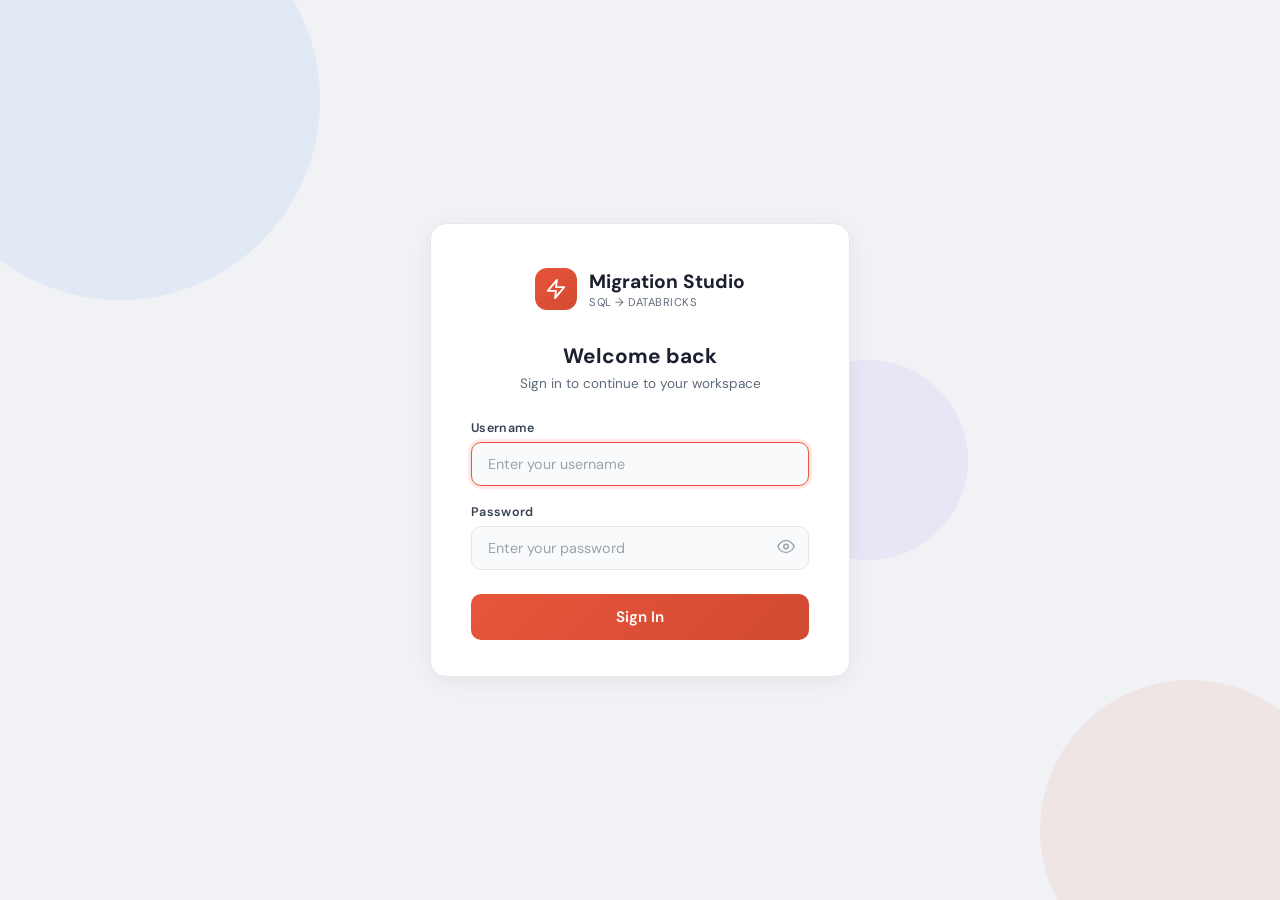
<file: migration_utility/templates/login.html>
<!DOCTYPE html>
<html lang="en">
<head>
<meta charset="UTF-8">
<meta name="viewport" content="width=device-width, initial-scale=1.0">
<title>Login — SQL → Databricks Migration Studio</title>
<link href="https://fonts.googleapis.com/css2?family=DM+Sans:ital,wght@0,400;0,500;0,600;0,700;1,400&display=swap" rel="stylesheet">
<style>
*,*::before,*::after{box-sizing:border-box;margin:0;padding:0}
:root{
  --bg:#F0F2F5;--surface:#FFFFFF;--border:#E5E7EB;
  --t1:#1B1F2E;--t2:#374151;--t3:#5F6B7A;--t4:#9CA3AF;
  --accent:#E8553A;--accent-h:#D14A32;
  --r-md:10px;--r-lg:16px;
}
html,body{height:100%;font-family:'DM Sans',sans-serif;background:var(--bg);color:var(--t1)}
body{display:flex;align-items:center;justify-content:center}

/* ── Animated background ── */
.bg-shapes{position:fixed;top:0;left:0;width:100%;height:100%;z-index:0;overflow:hidden;pointer-events:none}
.bg-shapes span{
  position:absolute;border-radius:50%;opacity:.08;
  animation:float 20s ease-in-out infinite;
}
.bg-shapes span:nth-child(1){width:400px;height:400px;background:#3B82F6;top:-100px;left:-80px;animation-duration:25s}
.bg-shapes span:nth-child(2){width:300px;height:300px;background:#E8553A;bottom:-80px;right:-60px;animation-duration:18s;animation-delay:3s}
.bg-shapes span:nth-child(3){width:200px;height:200px;background:#8B5CF6;top:40%;left:60%;animation-duration:22s;animation-delay:6s}
@keyframes float{
  0%,100%{transform:translateY(0) scale(1)}
  50%{transform:translateY(-40px) scale(1.05)}
}

/* ── Login card ── */
.login-card{
  position:relative;z-index:1;
  width:100%;max-width:420px;
  background:var(--surface);border:1px solid var(--border);
  border-radius:var(--r-lg);
  padding:44px 40px 36px;
  box-shadow:0 4px 24px rgba(0,0,0,.06);
}

/* ── Brand ── */
.brand{display:flex;align-items:center;gap:12px;margin-bottom:32px;justify-content:center}
.brand-ico{
  width:42px;height:42px;border-radius:12px;
  background:linear-gradient(135deg,#E8553A,#D14A32);
  display:flex;align-items:center;justify-content:center;
}
.brand-ico svg{width:22px;height:22px;fill:none;stroke:#fff;stroke-width:2;stroke-linecap:round;stroke-linejoin:round}
.brand-name{font-size:1.2rem;font-weight:700;color:var(--t1)}
.brand-sub{font-size:.7rem;color:var(--t3);letter-spacing:.5px;text-transform:uppercase;margin-top:1px}

/* ── Heading ── */
.login-heading{text-align:center;margin-bottom:28px}
.login-heading h2{font-size:1.3rem;font-weight:700;color:var(--t1);margin-bottom:6px}
.login-heading p{font-size:.85rem;color:var(--t3)}

/* ── Form ── */
.form-group{margin-bottom:18px}
.form-label{display:block;font-size:.78rem;font-weight:600;color:var(--t2);margin-bottom:6px;letter-spacing:.3px}
.form-input{
  width:100%;padding:12px 16px;font-size:.9rem;font-family:inherit;
  border:1px solid var(--border);border-radius:var(--r-md);
  background:#F9FAFB;color:var(--t1);
  transition:border-color .2s,box-shadow .2s;
}
.form-input:focus{outline:none;border-color:var(--accent);box-shadow:0 0 0 3px rgba(232,85,58,.12)}
.form-input::placeholder{color:var(--t4)}

/* ── Button ── */
.btn-login{
  width:100%;padding:13px;font-size:.95rem;font-weight:600;font-family:inherit;
  color:#fff;background:linear-gradient(135deg,#E8553A,#D14A32);
  border:none;border-radius:var(--r-md);cursor:pointer;
  transition:transform .15s,box-shadow .15s;margin-top:6px;
}
.btn-login:hover{transform:translateY(-1px);box-shadow:0 4px 14px rgba(232,85,58,.3)}
.btn-login:active{transform:translateY(0)}
.btn-login:disabled{opacity:.6;cursor:not-allowed;transform:none;box-shadow:none}

/* ── Error ── */
.error-msg{
  display:none;padding:10px 14px;font-size:.82rem;font-weight:500;
  color:#B91C1C;background:#FEF2F2;border:1px solid #FECACA;
  border-radius:var(--r-md);margin-bottom:16px;text-align:center;
}
.error-msg.visible{display:block}

/* ── Demo accounts ── */
.demo-accounts{
  margin-top:24px;padding-top:20px;border-top:1px solid var(--border);
}
.demo-title{font-size:.72rem;font-weight:600;color:var(--t4);text-transform:uppercase;letter-spacing:.6px;margin-bottom:10px;text-align:center}
.demo-chips{display:flex;gap:8px;justify-content:center;flex-wrap:wrap}
.demo-chip{
  padding:6px 14px;border-radius:20px;font-size:.75rem;font-weight:600;
  cursor:pointer;border:1px solid var(--border);background:#F9FAFB;color:var(--t2);
  transition:all .2s;display:flex;align-items:center;gap:6px;
}
.demo-chip:hover{border-color:var(--accent);color:var(--accent);background:#FFF5F3}
.demo-chip .chip-role{
  font-size:.65rem;padding:2px 6px;border-radius:8px;font-weight:700;
}
.chip-admin .chip-role{background:rgba(232,85,58,.12);color:#E8553A}
.chip-dev .chip-role{background:rgba(59,130,246,.12);color:#3B82F6}
.chip-viewer .chip-role{background:rgba(139,92,246,.12);color:#8B5CF6}

/* ── Password toggle ── */
.input-wrap{position:relative}
.input-wrap .toggle-pw{
  position:absolute;right:12px;top:50%;transform:translateY(-50%);
  background:none;border:none;cursor:pointer;color:var(--t4);padding:2px;
}
.input-wrap .toggle-pw:hover{color:var(--t2)}
.input-wrap .toggle-pw svg{width:18px;height:18px;fill:none;stroke:currentColor;stroke-width:2;stroke-linecap:round;stroke-linejoin:round}
</style>
</head>
<body>
<div class="bg-shapes" aria-hidden="true"><span></span><span></span><span></span></div>

<main class="login-card" role="main" aria-label="Login">
  <div class="brand">
    <div class="brand-ico">
      <svg viewBox="0 0 24 24"><path d="M13 2L3 14h9l-1 8 10-12h-9l1-8z"/></svg>
    </div>
    <div>
      <div class="brand-name">Migration Studio</div>
      <div class="brand-sub">SQL → Databricks</div>
    </div>
  </div>

  <div class="login-heading">
    <h2>Welcome back</h2>
    <p>Sign in to continue to your workspace</p>
  </div>

  <div class="error-msg" id="errMsg" role="alert" aria-live="assertive"></div>

  <form id="loginForm" autocomplete="off">
    <div class="form-group">
      <label class="form-label" for="username">Username</label>
      <input class="form-input" id="username" name="username" type="text" placeholder="Enter your username" required autofocus>
    </div>
    <div class="form-group">
      <label class="form-label" for="password">Password</label>
      <div class="input-wrap">
        <input class="form-input" id="password" name="password" type="password" placeholder="Enter your password" required>
        <button type="button" class="toggle-pw" onclick="togglePassword()" title="Show/Hide password">
          <svg id="eyeIcon" viewBox="0 0 24 24"><path d="M1 12s4-8 11-8 11 8 11 8-4 8-11 8-11-8-11-8z"/><circle cx="12" cy="12" r="3"/></svg>
        </button>
      </div>
    </div>
    <button type="submit" class="btn-login" id="btnLogin">Sign In</button>
  </form>

  <!-- Demo accounts section hidden but JS kept for programmatic use -->
  <div class="demo-accounts" role="region" aria-label="Demo accounts" style="display:none;">
    <div class="demo-title">Quick access — Demo accounts</div>
    <div class="demo-chips">
      <div class="demo-chip chip-admin" onclick="fillDemo('admin','admin123')">
        admin <span class="chip-role">Admin</span>
      </div>
      <div class="demo-chip chip-dev" onclick="fillDemo('developer','dev123')">
        developer <span class="chip-role">Dev</span>
      </div>
      <div class="demo-chip chip-viewer" onclick="fillDemo('viewer','view123')">
        viewer <span class="chip-role">Viewer</span>
      </div>
    </div>
  </div>
</main>

<script>
function togglePassword(){
  const pw=document.getElementById('password');
  pw.type = pw.type==='password'?'text':'password';
}
function fillDemo(u,p){
  document.getElementById('username').value=u;
  document.getElementById('password').value=p;
  document.getElementById('loginForm').dispatchEvent(new Event('submit',{cancelable:true}));
}
document.getElementById('loginForm').addEventListener('submit',async function(e){
  e.preventDefault();
  const btn=document.getElementById('btnLogin');
  const err=document.getElementById('errMsg');
  btn.disabled=true; btn.textContent='Signing in…';
  err.classList.remove('visible');
  try{
    const res=await fetch('/login',{
      method:'POST',
      headers:{'Content-Type':'application/json'},
      body:JSON.stringify({
        username:document.getElementById('username').value.trim(),
        password:document.getElementById('password').value
      })
    });
    const data=await res.json();
    if(data.success){
      window.location.href='/';
    }else{
      err.textContent=data.error||'Login failed';
      err.classList.add('visible');
    }
  }catch(ex){
    err.textContent='Network error — please try again';
    err.classList.add('visible');
  }
  btn.disabled=false; btn.textContent='Sign In';
});
</script>
</body>
</html>
</file>
